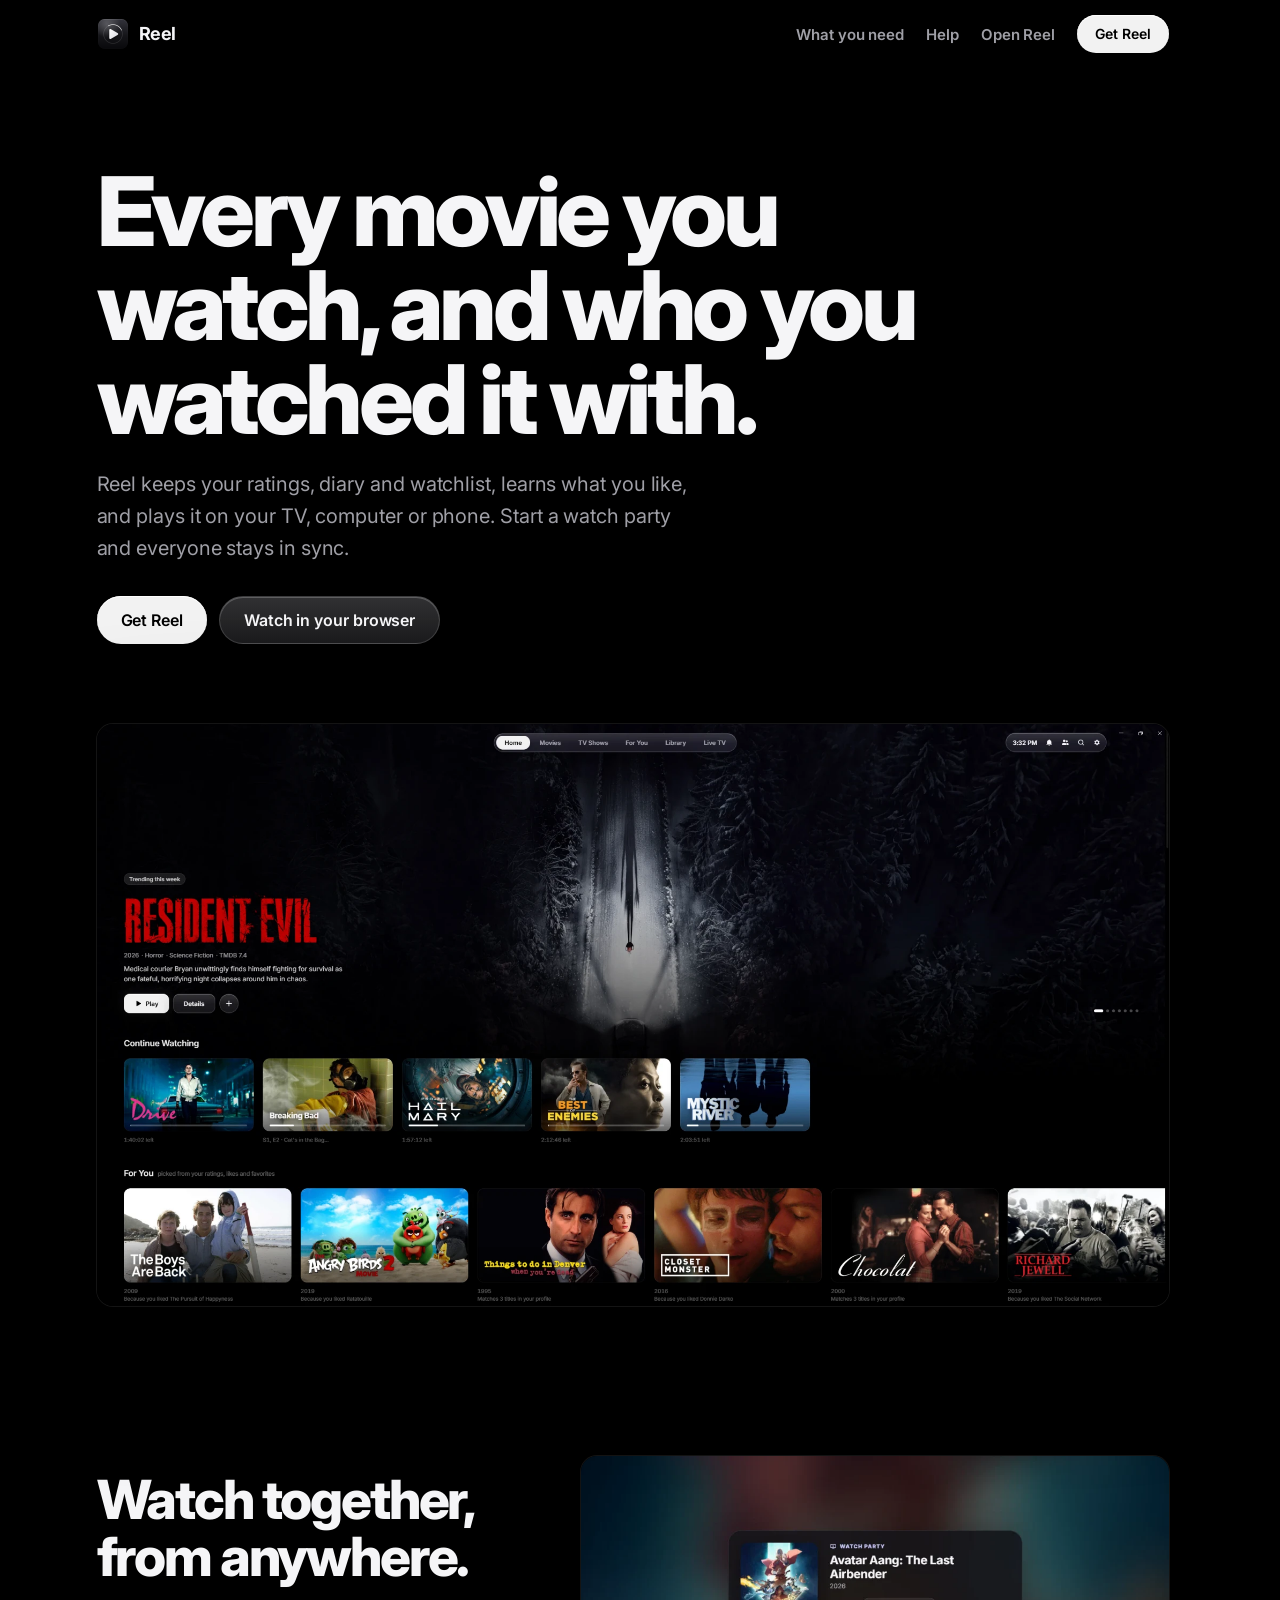
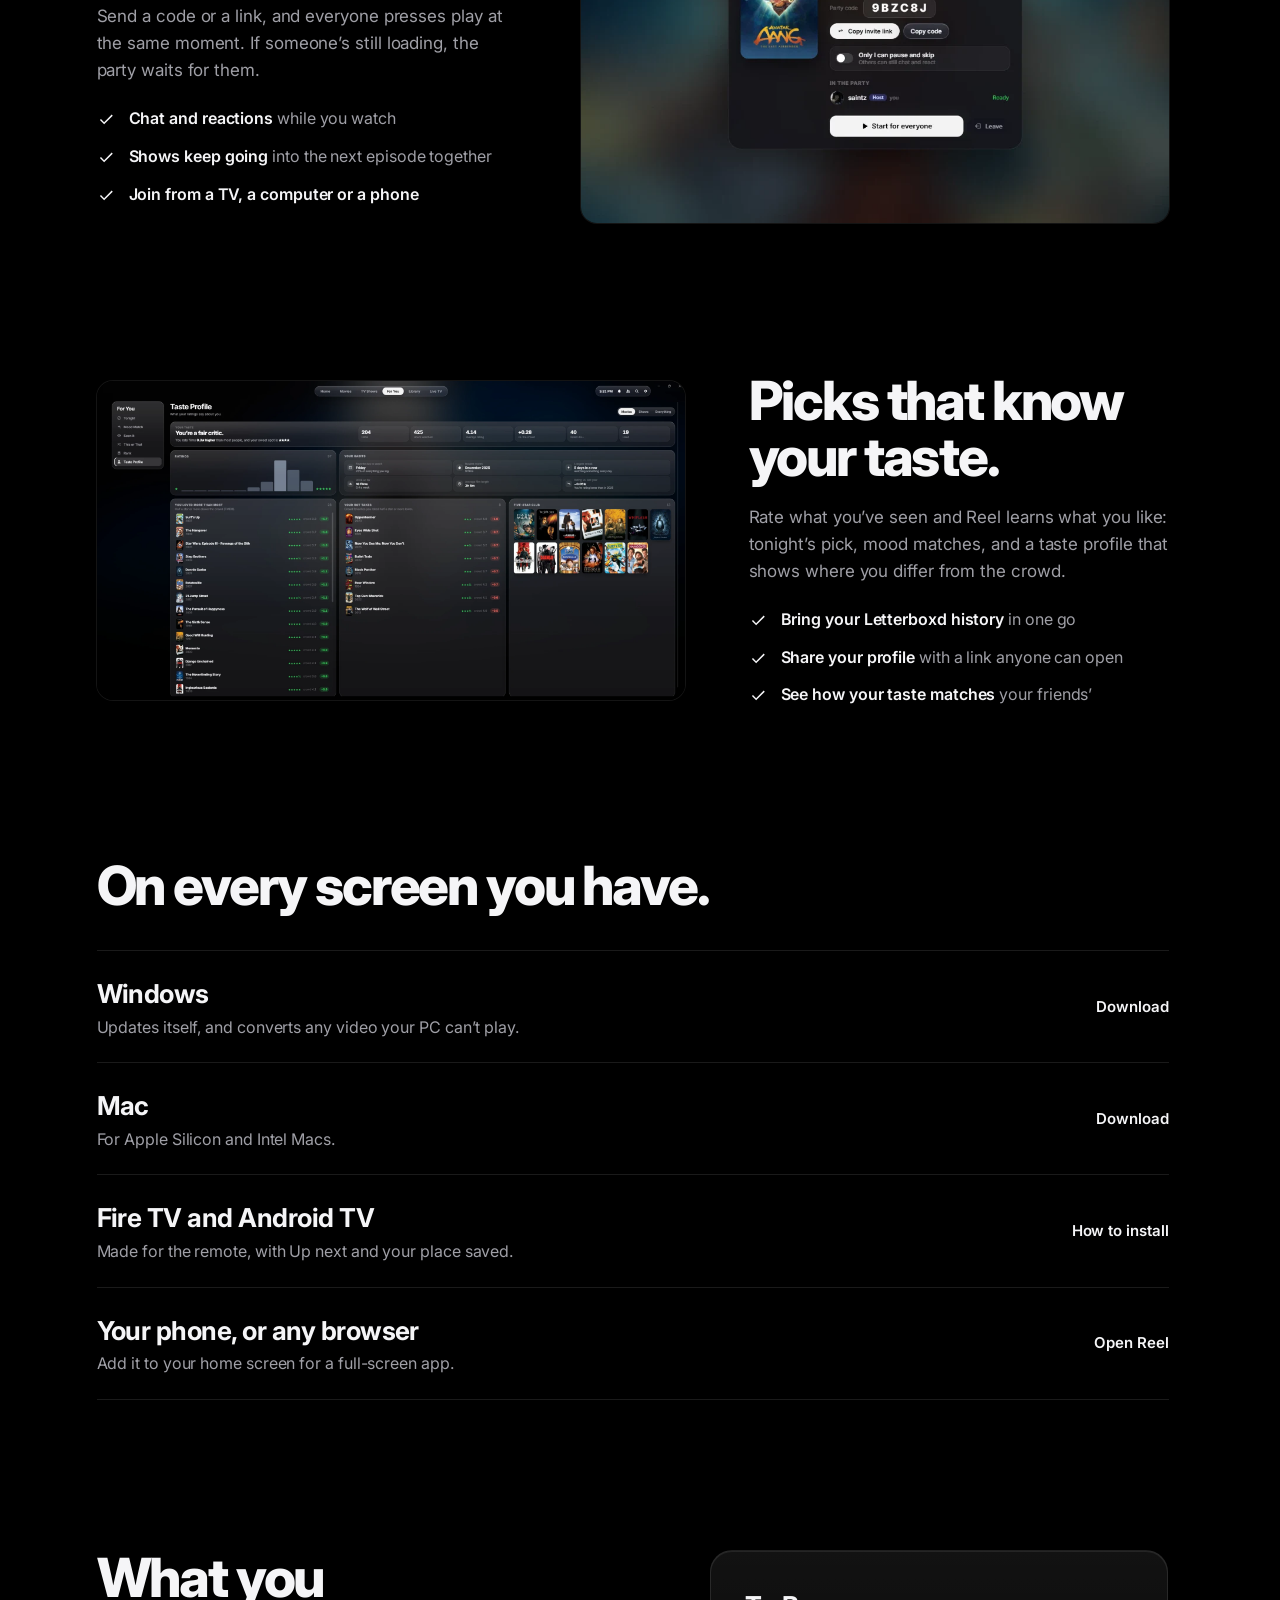
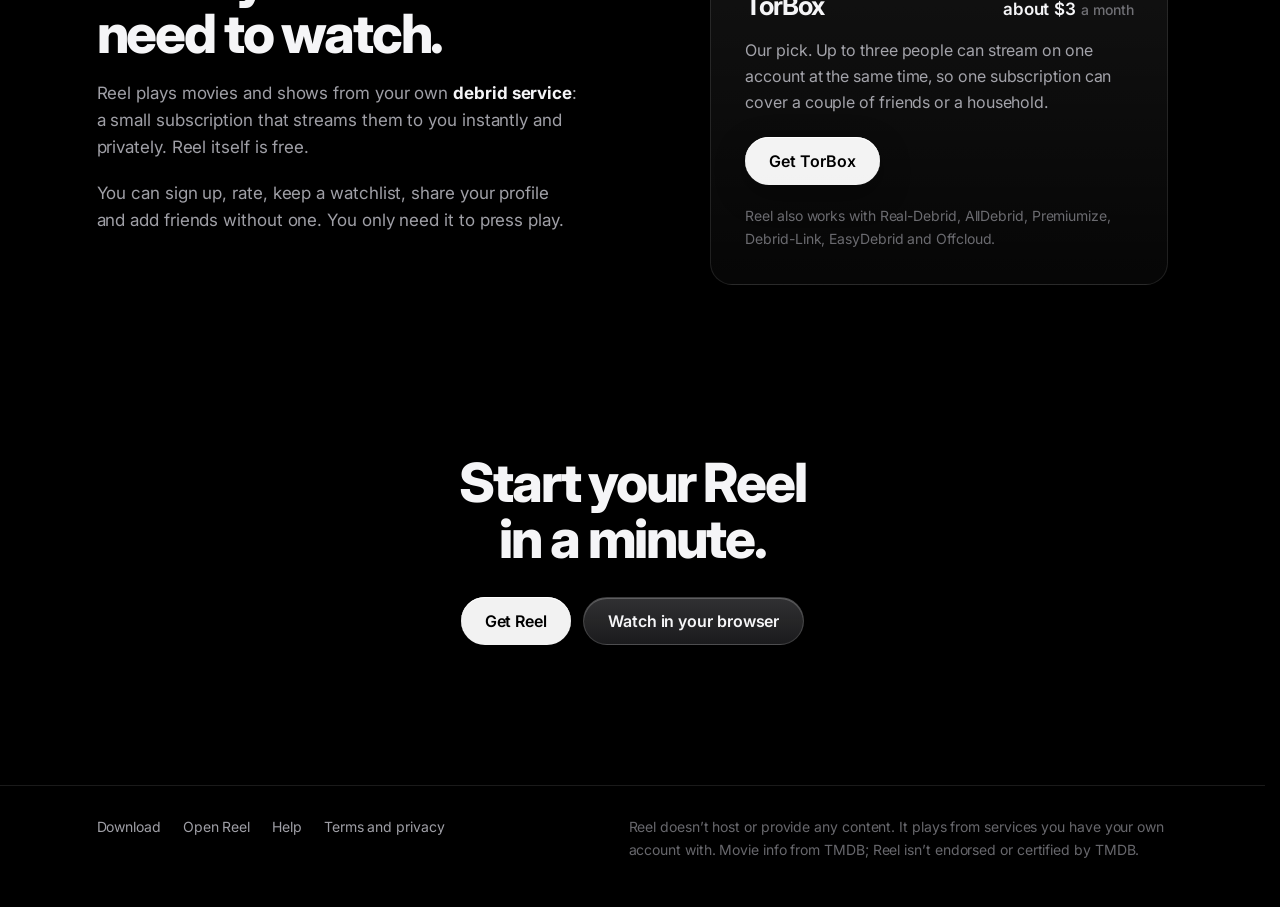
<file: index.html>
<!doctype html>
<html lang="en">
<head>
<meta charset="utf-8">
<meta name="viewport" content="width=device-width, initial-scale=1, viewport-fit=cover">
<title>Reel: movies and shows with friends</title>
<meta name="description" content="Track, rate and watch movies and shows with friends. Watch parties that stay in sync, picks that learn your taste. On Windows, Mac, Fire TV and your phone.">
<meta property="og:type" content="website">
<meta property="og:site_name" content="reelwatch.stream">
<meta property="og:title" content="Reel: movies and shows with friends">
<meta property="og:description" content="Track, rate and watch together. Watch parties that stay in sync, picks that learn your taste. On Windows, Mac, Fire TV and your phone.">
<meta property="og:url" content="https://reelwatch.stream/">
<meta property="og:image" content="https://reelwatch.stream/og.png">
<meta property="og:image:width" content="1200">
<meta property="og:image:height" content="630">
<meta property="og:image:alt" content="Reel: movies and shows with friends">
<meta name="twitter:card" content="summary_large_image">
<meta name="twitter:image" content="https://reelwatch.stream/og.png">
<meta name="theme-color" content="#f2f2f2">
<link rel="icon" href="icon.png">
<link rel="apple-touch-icon" href="icon.png">
<link rel="stylesheet" href="https://fonts.googleapis.com/css2?family=Inter:opsz,wght@14..32,400..800&display=swap" media="print" onload="this.media='all'">
<style>
  :root {
    color-scheme: dark;
    --bg: #000; --text: #f5f5f7; --text-2: rgba(235,235,245,.68); --text-3: rgba(235,235,245,.44); --line: rgba(255,255,255,.1);
    --gutter: clamp(18px, 5vw, 64px); --max: 1200px;
    --spring: cubic-bezier(.2,.9,.25,1.1); --ease: cubic-bezier(.25,.8,.25,1);
    --r-shot: 16px; --r-ctl: 999px; --r-box: 22px;
  }
  * { box-sizing: border-box; }
  img { max-width: 100%; height: auto; display: block; }
  html { scroll-behavior: smooth; }
  html, body { margin: 0; background: var(--bg); color: var(--text); }
  body { font: 16px/1.6 Inter, -apple-system, "Segoe UI", system-ui, sans-serif; -webkit-font-smoothing: antialiased; letter-spacing: -.005em; overflow-x: hidden; }
  a { color: inherit; }
  img { display: block; max-width: 100%; }
  .wrap { max-width: var(--max); margin: 0 auto; padding: 0 var(--gutter); }

  /* Buttons: one white primary, glass for the rest */
  .btn { display: inline-flex; align-items: center; justify-content: center; gap: 8px; height: 48px; padding: 0 24px; border-radius: var(--r-ctl);
         font: 600 16px Inter, system-ui, sans-serif; text-decoration: none; white-space: nowrap; cursor: pointer; border: 0;
         transition: transform .3s var(--spring), background .2s var(--ease); }
  .btn:hover { transform: scale(1.04); } .btn:active { transform: scale(.96); }
  .btn.primary { background: rgba(255,255,255,.95); color: #000; box-shadow: inset 0 1px 0 #fff, 0 10px 30px rgba(0,0,0,.35); }
  .btn.glass { color: var(--text); background: linear-gradient(180deg, rgba(255,255,255,.14), rgba(255,255,255,.05)), rgba(38,38,44,.4);
               border: 1px solid rgba(255,255,255,.14); box-shadow: inset 0 1px 0 rgba(255,255,255,.22); backdrop-filter: blur(30px) saturate(180%); -webkit-backdrop-filter: blur(30px) saturate(180%); }
  .btn.small { height: 38px; padding: 0 18px; font-size: 14px; }
  :focus-visible { outline: 2px solid #fff; outline-offset: 3px; }

  /* Top */
  .top { position: sticky; top: 0; z-index: 10; transition: background .3s var(--ease); }
  .top.scrolled { background: rgba(0,0,0,.6); backdrop-filter: blur(24px) saturate(160%); -webkit-backdrop-filter: blur(24px) saturate(160%); box-shadow: 0 1px 0 var(--line); }
  .top .wrap { display: flex; align-items: center; justify-content: space-between; height: 68px; gap: 16px; }
  .brand { display: flex; align-items: center; gap: 10px; text-decoration: none; font-weight: 700; font-size: 18px; letter-spacing: -.02em; }
  .brand img { width: 32px; height: 32px; border-radius: 8px; }
  .top nav { display: flex; align-items: center; gap: 22px; }
  .top nav a.link { text-decoration: none; color: var(--text-2); font-weight: 600; font-size: 15px; transition: color .2s; }
  .top nav a.link:hover { color: var(--text); }

  /* Hero: a real screen of the app is the picture */
  .hero { position: relative; padding: clamp(40px, 8vw, 96px) 0 0; }
  .hero h1 { margin: 0; max-width: 15ch; font-size: clamp(44px, 7.6vw, 96px); line-height: .98; letter-spacing: -.045em; font-weight: 800; text-wrap: balance; }
  .hero p { margin: 22px 0 0; max-width: 46ch; font-size: clamp(17px, 1.6vw, 20px); color: var(--text-2); text-wrap: pretty; }
  .hero .acts { display: flex; flex-wrap: wrap; gap: 12px; margin-top: 32px; }
  .shot { position: relative; margin-top: clamp(44px, 7vw, 80px); }
  .shot img { width: 100%; border-radius: var(--r-shot); box-shadow: 0 0 0 1px rgba(255,255,255,.08), 0 40px 120px rgba(0,0,0,.7); }
  .shot .glow { position: absolute; inset: 6% 4% -4%; z-index: -1; background: url("screenshots/home.webp") center / cover; filter: blur(60px) saturate(1.4); opacity: .45; }

  /* Sections */
  section.feat { padding: clamp(80px, 12vw, 150px) 0 0; }
  .split { display: grid; grid-template-columns: minmax(0, 5fr) minmax(0, 7fr); gap: clamp(28px, 5vw, 72px); align-items: center; }
  .split.flip { grid-template-columns: minmax(0, 7fr) minmax(0, 5fr); }
  .split.flip .copy { order: 2; }
  h2 { margin: 0; font-size: clamp(32px, 4.4vw, 54px); line-height: 1.04; letter-spacing: -.04em; font-weight: 800; text-wrap: balance; }
  .copy p { margin: 18px 0 0; color: var(--text-2); font-size: 17px; max-width: 44ch; text-wrap: pretty; }
  .copy p b { color: var(--text); }
  .copy ul { margin: 22px 0 0; padding: 0; list-style: none; display: grid; gap: 12px; }
  .copy li { display: grid; grid-template-columns: 22px minmax(0, 1fr); gap: 10px; color: var(--text-2); }
  .copy li svg { width: 18px; height: 18px; margin-top: 4px; color: var(--text); }
  .copy li b { color: var(--text); font-weight: 600; }
  .pic img { width: 100%; border-radius: var(--r-shot); box-shadow: 0 0 0 1px rgba(255,255,255,.08), 0 30px 80px rgba(0,0,0,.6); }

  /* Every screen: a plain list, not boxes */
  .screens { margin-top: 36px; border-top: 1px solid var(--line); }
  .screens a { display: grid; grid-template-columns: minmax(0, 1fr) auto; gap: 16px; align-items: center; padding: 22px 0; border-bottom: 1px solid var(--line);
               text-decoration: none; transition: padding .3s var(--spring); }
  .screens a:hover { padding-left: 8px; }
  .screens b { display: block; font-size: clamp(20px, 2.4vw, 26px); letter-spacing: -.02em; }
  .screens span { color: var(--text-2); }
  .screens i { font-style: normal; font-weight: 600; font-size: 15px; color: var(--text); white-space: nowrap; }

  /* What you need */
  .need { display: grid; grid-template-columns: minmax(0, 6fr) minmax(0, 5fr); gap: clamp(28px, 5vw, 72px); align-items: start; }
  .pick { padding: clamp(24px, 3vw, 34px); border-radius: var(--r-box); background: linear-gradient(180deg, rgba(255,255,255,.07), rgba(255,255,255,.025));
          border: 1px solid rgba(255,255,255,.1); box-shadow: inset 0 1px 0 rgba(255,255,255,.08); }
  .pick .name { display: flex; align-items: baseline; justify-content: space-between; gap: 12px; flex-wrap: wrap; }
  .pick .name b { font-size: 26px; letter-spacing: -.03em; }
  .pick .price { font-size: 17px; font-weight: 600; font-variant-numeric: tabular-nums; }
  .pick .price small { color: var(--text-3); font-weight: 500; font-size: 14px; }
  .pick p { margin: 12px 0 22px; color: var(--text-2); }
  .pick .also { margin: 20px 0 0; font-size: 14px; color: var(--text-3); }

  /* Closing */
  .close { padding: clamp(96px, 14vw, 170px) 0 0; text-align: center; }
  .close h2 { margin: 0 auto; max-width: 16ch; }
  .close .acts { display: flex; flex-wrap: wrap; gap: 12px; justify-content: center; margin-top: 30px; }
  footer { margin-top: clamp(80px, 12vw, 140px); padding: 30px 0 46px; border-top: 1px solid var(--line); color: var(--text-3); font-size: 14px; }
  footer .wrap { display: flex; flex-wrap: wrap; gap: 14px 28px; justify-content: space-between; }
  footer nav { display: flex; gap: 22px; flex-wrap: wrap; }
  footer a { color: var(--text-2); text-decoration: none; } footer a:hover { color: var(--text); }
  footer p { margin: 0; max-width: 60ch; }

  @media (max-width: 860px) {
    .split, .split.flip, .need { grid-template-columns: 1fr; }
    .split.flip .copy { order: 0; }
    .top nav a.link.wide { display: none; }
  }
  @media (max-width: 480px) {
    .hero .acts .btn, .close .acts .btn { flex: 1 1 100%; }
    .screens a { grid-template-columns: 1fr; gap: 6px; }
  }
  @media (prefers-reduced-motion: reduce) { *, *::before, *::after { transition: none !important; animation: none !important; } html { scroll-behavior: auto; } }
</style>
</head>
<body>
<script src="/header.js"></script>

<main>
  <section class="hero">
    <div class="wrap">
      <h1>Every movie you watch, and who you watched it with.</h1>
      <p>Reel keeps your ratings, diary and watchlist, learns what you like, and plays it on your TV, computer or phone. Start a watch party and everyone stays in sync.</p>
      <div class="acts"><a class="btn primary" href="download/">Get Reel</a><a class="btn glass" href="watch/">Watch in your browser</a></div>
      <div class="shot"><div class="glow"></div><img src="screenshots/home.webp" width="2000" height="1086" alt="Reel's home screen: a featured movie, Continue Watching and top 10 rows"></div>
    </div>
  </section>

  <section class="feat">
    <div class="wrap split">
      <div class="copy">
        <h2>Watch together, from anywhere.</h2>
        <p>Send a code or a link, and everyone presses play at the same moment. If someone’s still loading, the party waits for them.</p>
        <ul>
          <li><svg viewBox="0 0 24 24"><path fill="currentColor" d="m9.5 16.2-4.2-4.2-1.4 1.4 5.6 5.6L21 7.5l-1.4-1.4z"/></svg><span><b>Chat and reactions</b> while you watch</span></li>
          <li><svg viewBox="0 0 24 24"><path fill="currentColor" d="m9.5 16.2-4.2-4.2-1.4 1.4 5.6 5.6L21 7.5l-1.4-1.4z"/></svg><span><b>Shows keep going</b> into the next episode together</span></li>
          <li><svg viewBox="0 0 24 24"><path fill="currentColor" d="m9.5 16.2-4.2-4.2-1.4 1.4 5.6 5.6L21 7.5l-1.4-1.4z"/></svg><span><b>Join from a TV, a computer or a phone</b></span></li>
        </ul>
      </div>
      <div class="pic"><img src="screenshots/party-lobby.webp" width="1000" height="624" loading="lazy" alt="A watch party lobby with friends waiting to start"></div>
    </div>
  </section>

  <section class="feat">
    <div class="wrap split flip">
      <div class="copy">
        <h2>Picks that know your taste.</h2>
        <p>Rate what you’ve seen and Reel learns what you like: tonight’s pick, mood matches, and a taste profile that shows where you differ from the crowd.</p>
        <ul>
          <li><svg viewBox="0 0 24 24"><path fill="currentColor" d="m9.5 16.2-4.2-4.2-1.4 1.4 5.6 5.6L21 7.5l-1.4-1.4z"/></svg><span><b>Bring your Letterboxd history</b> in one go</span></li>
          <li><svg viewBox="0 0 24 24"><path fill="currentColor" d="m9.5 16.2-4.2-4.2-1.4 1.4 5.6 5.6L21 7.5l-1.4-1.4z"/></svg><span><b>Share your profile</b> with a link anyone can open</span></li>
          <li><svg viewBox="0 0 24 24"><path fill="currentColor" d="m9.5 16.2-4.2-4.2-1.4 1.4 5.6 5.6L21 7.5l-1.4-1.4z"/></svg><span><b>See how your taste matches</b> your friends’</span></li>
        </ul>
      </div>
      <div class="pic"><img src="screenshots/taste-profile.webp" width="2000" height="1084" loading="lazy" alt="Taste Profile: your ratings, habits, hot takes and five-star club"></div>
    </div>
  </section>

  <section class="feat">
    <div class="wrap">
      <h2>On every screen you have.</h2>
      <div class="screens">
        <a href="download/#windows"><div><b>Windows</b><span>Updates itself, and converts any video your PC can’t play.</span></div><i>Download</i></a>
        <a href="download/#mac"><div><b>Mac</b><span>For Apple Silicon and Intel Macs.</span></div><i>Download</i></a>
        <a href="download/#tv"><div><b>Fire TV and Android TV</b><span>Made for the remote, with Up next and your place saved.</span></div><i>How to install</i></a>
        <a href="watch/"><div><b>Your phone, or any browser</b><span>Add it to your home screen for a full-screen app.</span></div><i>Open Reel</i></a>
      </div>
    </div>
  </section>

  <section class="feat" id="need">
    <div class="wrap need">
      <div class="copy">
        <h2>What you need to watch.</h2>
        <p>Reel plays movies and shows from your own <b>debrid service</b>: a small subscription that streams them to you instantly and privately. Reel itself is free.</p>
        <p>You can sign up, rate, keep a watchlist, share your profile and add friends without one. You only need it to press play.</p>
      </div>
      <div class="pick">
        <div class="name"><b>TorBox</b><span class="price">about $3 <small>a month</small></span></div>
        <p>Our pick. Up to three people can stream on one account at the same time, so one subscription can cover a couple of friends or a household.</p>
        <a class="btn primary" href="https://torbox.app/subscription?referral=d09493b9-7df7-4352-8fbd-907852399904" target="_blank" rel="noopener">Get TorBox</a>
        <p class="also">Reel also works with Real-Debrid, AllDebrid, Premiumize, Debrid-Link, EasyDebrid and Offcloud.</p>
      </div>
    </div>
  </section>

  <section class="close">
    <div class="wrap">
      <h2>Start your Reel in a minute.</h2>
      <div class="acts"><a class="btn primary" href="download/">Get Reel</a><a class="btn glass" href="watch/">Watch in your browser</a></div>
    </div>
  </section>
</main>

<footer>
  <div class="wrap">
    <nav><a href="download/">Download</a><a href="watch/">Open Reel</a><a href="/help/">Help</a><a href="/terms/">Terms and privacy</a></nav>
    <p>Reel doesn’t host or provide any content. It plays from services you have your own account with. Movie info from TMDB; Reel isn’t endorsed or certified by TMDB.</p>
  </div>
</footer>
<script src="/count.js" data-page="home"></script>
</body>
</html>
</file>
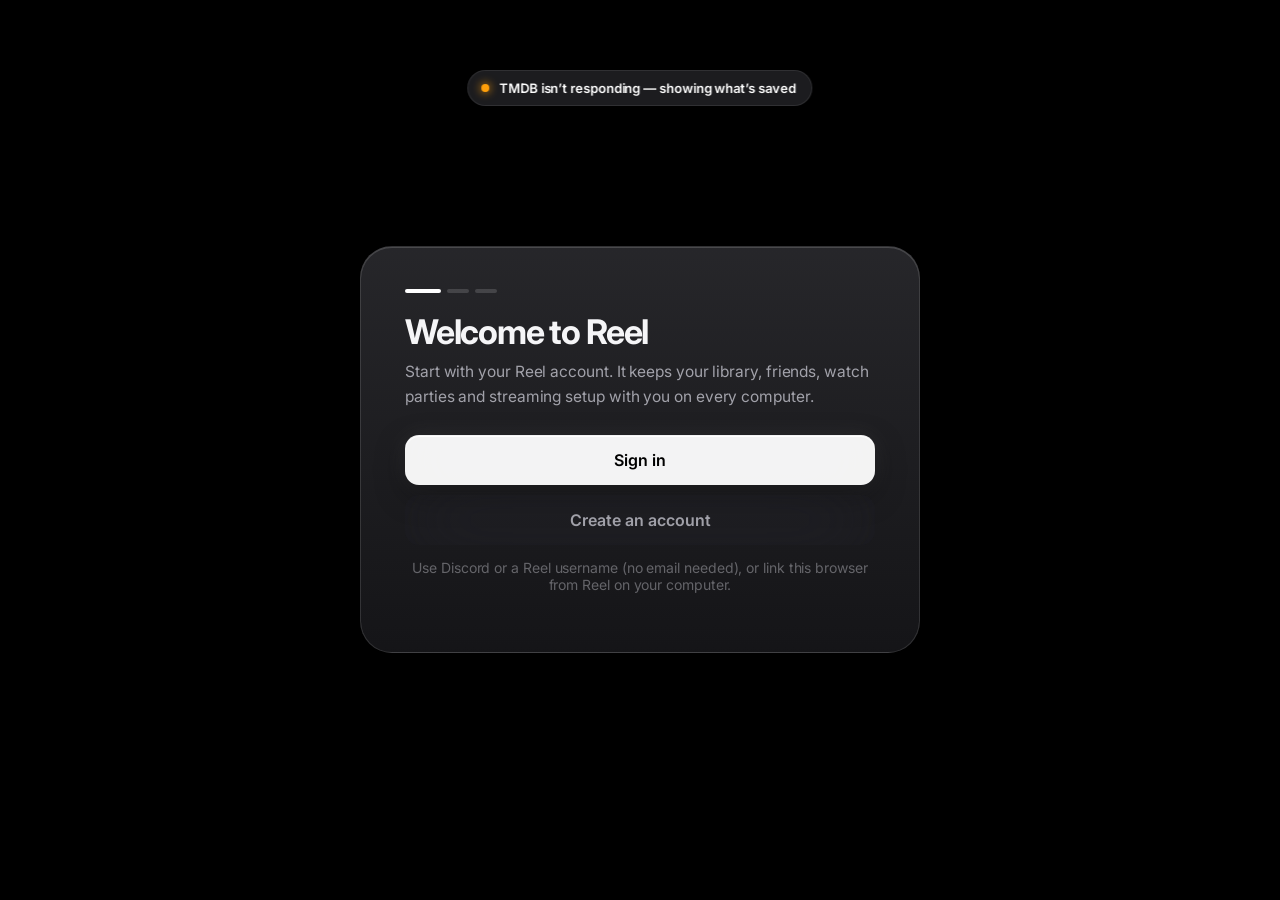
<file: app/index.html>
<!doctype html>
<html lang="en">
<head>
  <meta charset="utf-8">
  <meta name="viewport" content="width=device-width, initial-scale=1, viewport-fit=cover">
  <meta name="robots" content="noindex, nofollow">
  <meta name="theme-color" content="#000000">
  <meta name="apple-mobile-web-app-capable" content="yes">
  <meta name="mobile-web-app-capable" content="yes">
  <meta name="apple-mobile-web-app-status-bar-style" content="black-translucent">
  <meta name="apple-mobile-web-app-title" content="Reel">
  <link rel="manifest" href="manifest.json">
  <link rel="apple-touch-icon" href="icon.png">
  <link rel="icon" href="icon.png">
  <meta property="og:type" content="website">
  <meta property="og:site_name" content="reelwatch.stream">
  <meta property="og:title" content="Watch on Reel">
  <meta property="og:description" content="Your library, friends and watch parties, in any browser. Sign in with Discord or your Reel username.">
  <meta property="og:url" content="https://reelwatch.stream/watch/">
  <meta property="og:image" content="https://reelwatch.stream/og.png">
  <meta property="og:image:width" content="1200">
  <meta property="og:image:height" content="630">
  <meta name="twitter:card" content="summary_large_image">
  <title>Reel</title>
  <link rel="preconnect" href="https://fonts.googleapis.com">
  <link href="https://fonts.googleapis.com/css2?family=Inter:wght@400;500;600;700;800&display=swap" rel="stylesheet">
  <link rel="stylesheet" href="styles.css?v=mwv41qxp">
  <link rel="stylesheet" href="web.css?v=mwv41qxp">
</head>
<body class="web">
  <div id="launch"><div class="ln-glow"></div><div class="ln-mark"><img src="icon.png" alt=""><span>Reel</span></div></div>
  <div id="drag"></div>
  <header id="nav">
    <button class="nav-back" id="backBtn" title="Back"><svg viewBox="0 0 24 24" width="18" height="18"><path fill="currentColor" d="M15.4 4.6 8 12l7.4 7.4-1.4 1.4L5.2 12 14 3.2z"/></svg><span>Back</span></button>
    <nav class="pill" id="tabs">
      <span class="indicator"></span>
      <button data-go="home">Home</button>
      <button data-go="movies">Movies</button>
      <button data-go="tv">TV Shows</button>
      <button data-go="discover">For You</button>
      <button data-go="library">Library</button>
    </nav>
    <div class="nav-cluster">
      <span class="clock" id="clock"></span>
      <button class="icon-btn" data-go="search" title="Search (Ctrl+K)">
        <svg viewBox="0 0 24 24" width="18" height="18"><circle cx="11" cy="11" r="7" fill="none" stroke="currentColor" stroke-width="2.2"/><path d="M20 20l-4-4" stroke="currentColor" stroke-width="2.2" stroke-linecap="round"/></svg>
      </button>
      <button class="icon-btn fr-nav" data-go="friends" title="Friends & watch parties">
        <svg viewBox="0 0 24 24" width="18" height="18"><path fill="currentColor" d="M9 11a4 4 0 1 0 0-8 4 4 0 0 0 0 8zm8 0a3 3 0 1 0 0-6 3 3 0 0 0 0 6zM9 13c-3.3 0-7 1.6-7 4v3h14v-3c0-2.4-3.7-4-7-4zm8 0c-.5 0-1 0-1.6.1 1.1.9 1.6 2.1 1.6 3.4V20h6v-3c0-2.4-3.3-4-6-4z"/></svg>
      </button>
      <button class="icon-btn" data-go="settings" title="Settings">
        <svg viewBox="0 0 24 24" width="18" height="18"><path fill="currentColor" d="M19.4 13a7.5 7.5 0 0 0 0-2l2-1.6-2-3.4-2.4 1a7.6 7.6 0 0 0-1.7-1L15 3.5h-4l-.4 2.5a7.6 7.6 0 0 0-1.7 1l-2.4-1-2 3.4L6.6 11a7.5 7.5 0 0 0 0 2l-2 1.6 2 3.4 2.4-1a7.6 7.6 0 0 0 1.7 1l.4 2.5h4l.4-2.5a7.6 7.6 0 0 0 1.7-1l2.4 1 2-3.4zM13 15.5a3.5 3.5 0 1 1 0-7 3.5 3.5 0 0 1 0 7z" transform="translate(-1 0)"/></svg>
      </button>
    </div>
  </header>
  <div id="ambient"><div class="amb"></div><div class="amb"></div></div>
  <main id="view"></main>
  <div id="modal-root"></div>
  <div id="player-root"></div>
  <div id="toast"></div>

  <script src="web-keys.js?v=mwv41qxp"></script>
  <script src="web-bridge.js?v=mwv41qxp"></script>
  <script src="core.js?v=mwv41qxp"></script>
  <script src="ui.js?v=mwv41qxp"></script>
  <script src="player.js?v=mwv41qxp"></script>
  <script src="views.js?v=mwv41qxp"></script>
  <script src="setup.js?v=mwv41qxp"></script>
  <script src="packs.js?v=mwv41qxp"></script>
  <script src="discover.js?v=mwv41qxp"></script>
  <script src="person.js?v=mwv41qxp"></script>
  <script src="review.js?v=mwv41qxp"></script>
  <script src="profile.js?v=mwv41qxp"></script>
  <script src="seasonal.js?v=mwv41qxp"></script>
  <script src="vendor/supabase.js?v=mwv41qxp"></script>
  <script src="cloud.js?v=mwv41qxp"></script>
  <script src="social.js?v=mwv41qxp"></script>
  <script src="party.js?v=mwv41qxp"></script>
  <script src="onepace.js?v=mwv41qxp"></script>
  <script src="app.js?v=mwv41qxp"></script>
  <script src="vendor/hls.min.js?v=mwv41qxp"></script>
  <script src="vendor/mpegts.js?v=mwv41qxp"></script>
  <script src="livetv.js?v=mwv41qxp"></script>
  <script src="/count.js?v=mwv41qxp" data-page="watch"></script>
  <script src="tv-signin.js?v=mwv41qxp"></script>
  <script src="tv-settings.js?v=mwv41qxp"></script>
  <script src="web-player.js?v=mwv41qxp"></script>
  <script src="web.js?v=mwv41qxp"></script>
</body>
</html>
</file>
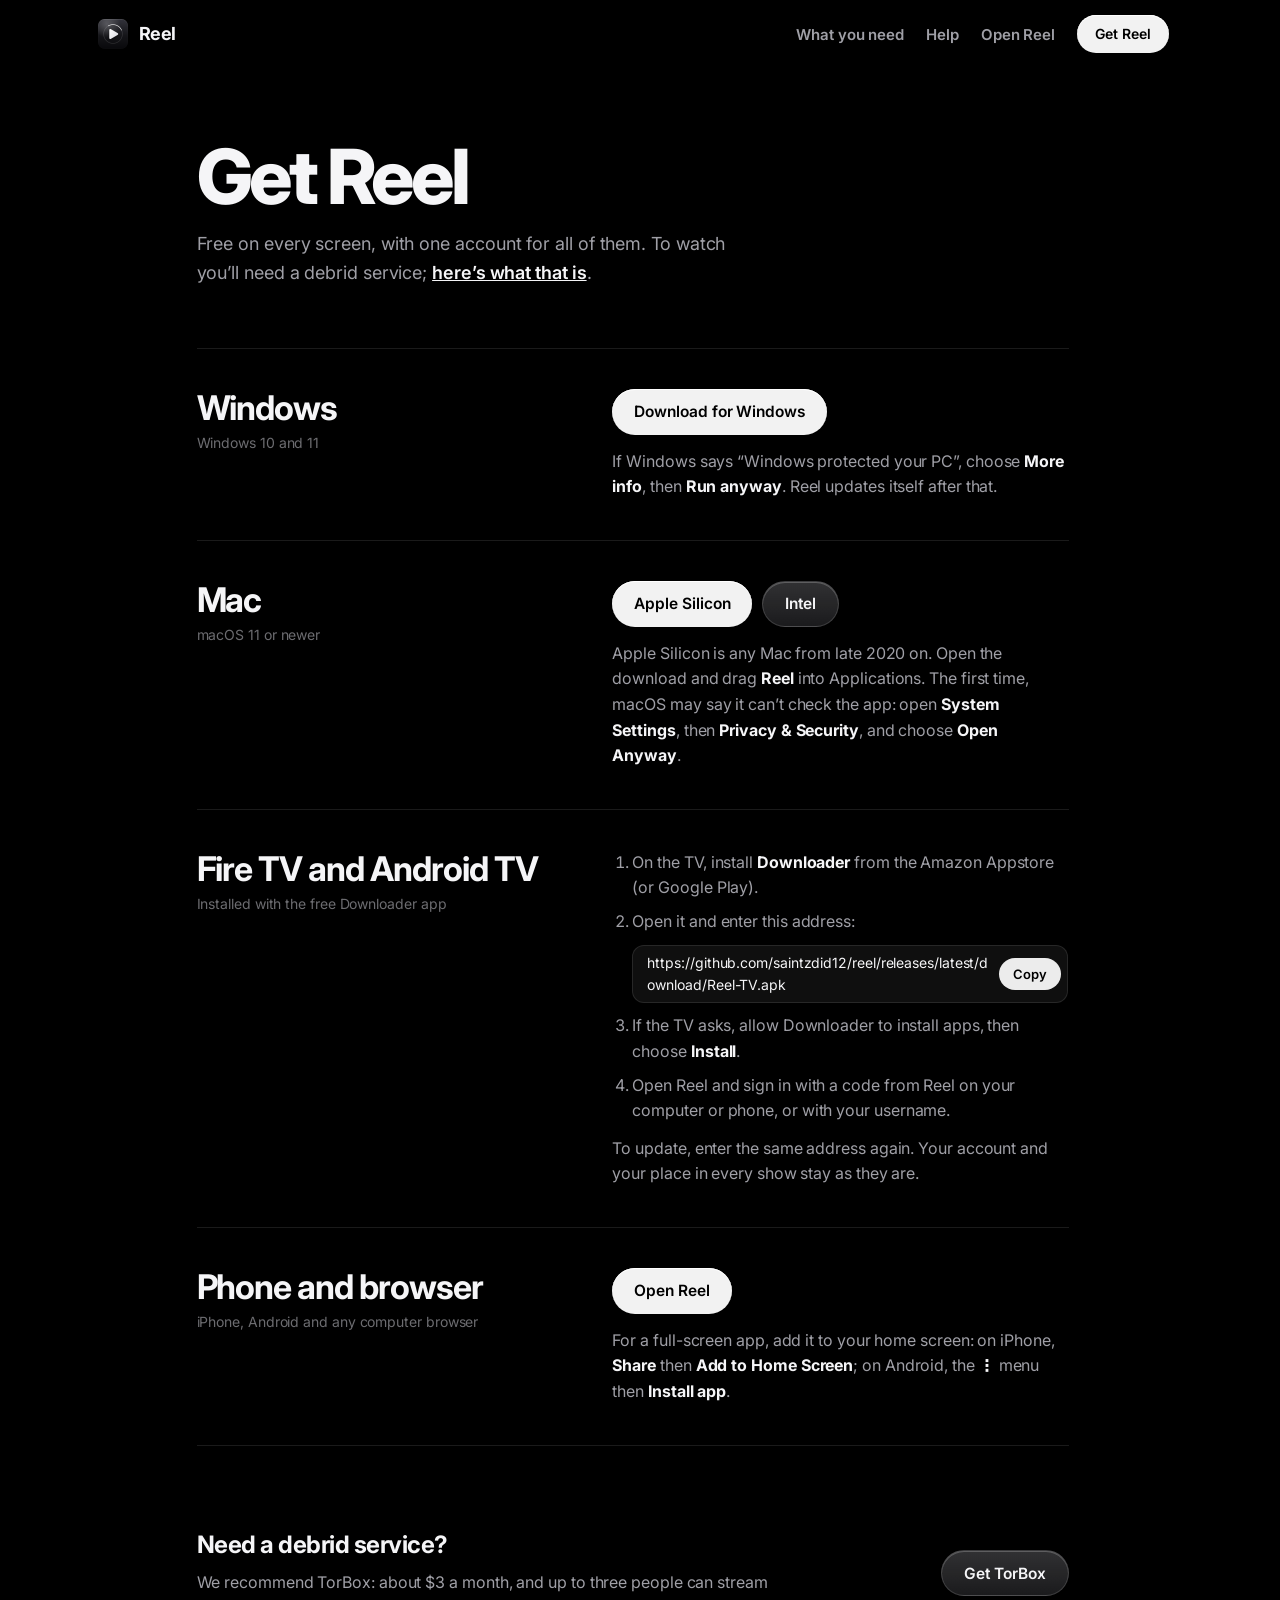
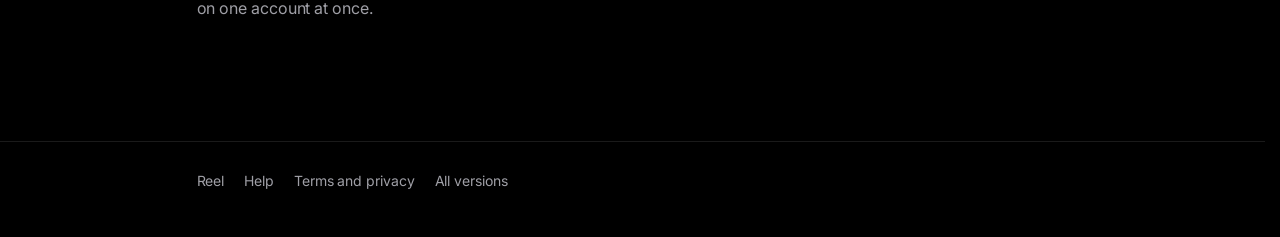
<file: download/index.html>
<!doctype html>
<html lang="en">
<head>
<meta charset="utf-8">
<meta name="viewport" content="width=device-width, initial-scale=1, viewport-fit=cover">
<title>Get Reel</title>
<meta name="description" content="Download Reel for Windows, Mac, Fire TV and Android TV, or open it in your browser.">
<meta property="og:type" content="website">
<meta property="og:site_name" content="reelwatch.stream">
<meta property="og:title" content="Get Reel">
<meta property="og:description" content="Free for Windows, Mac, Fire TV and Android TV, and in any browser.">
<meta property="og:url" content="https://reelwatch.stream/download/">
<meta property="og:image" content="https://reelwatch.stream/og.png">
<meta property="og:image:width" content="1200">
<meta property="og:image:height" content="630">
<meta name="twitter:card" content="summary_large_image">
<meta name="theme-color" content="#f2f2f2">
<link rel="icon" href="../icon.png">
<link rel="stylesheet" href="https://fonts.googleapis.com/css2?family=Inter:opsz,wght@14..32,400..800&display=swap" media="print" onload="this.media='all'">
<style>
  :root {
    color-scheme: dark;
    --bg: #000; --text: #f5f5f7; --text-2: rgba(235,235,245,.68); --text-3: rgba(235,235,245,.46); --line: rgba(255,255,255,.1);
    --gutter: clamp(18px, 5vw, 64px); --max: 1000px;
    --spring: cubic-bezier(.2,.9,.25,1.1); --ease: cubic-bezier(.25,.8,.25,1);
    --r-ctl: 999px; --r-code: 12px;
  }
  * { box-sizing: border-box; }
  html, body { margin: 0; background: var(--bg); color: var(--text); }
  body { font: 16px/1.6 Inter, -apple-system, "Segoe UI", system-ui, sans-serif; -webkit-font-smoothing: antialiased; letter-spacing: -.005em; }
  a { color: inherit; }
  .wrap { max-width: var(--max); margin: 0 auto; padding: 0 var(--gutter); }
  :focus-visible { outline: 2px solid #fff; outline-offset: 3px; }

  .btn { display: inline-flex; align-items: center; justify-content: center; gap: 8px; height: 46px; padding: 0 22px; border-radius: var(--r-ctl);
         font: 600 15.5px Inter, system-ui, sans-serif; text-decoration: none; white-space: nowrap; cursor: pointer; border: 0;
         transition: transform .3s var(--spring), background .2s var(--ease); }
  .btn:hover { transform: scale(1.04); } .btn:active { transform: scale(.96); }
  .btn.primary { background: rgba(255,255,255,.95); color: #000; box-shadow: inset 0 1px 0 #fff, 0 10px 30px rgba(0,0,0,.35); }
  .btn.glass { color: var(--text); background: linear-gradient(180deg, rgba(255,255,255,.14), rgba(255,255,255,.05)), rgba(38,38,44,.4);
               border: 1px solid rgba(255,255,255,.14); box-shadow: inset 0 1px 0 rgba(255,255,255,.22); }
  .btn.small { height: 38px; padding: 0 18px; font-size: 14px; }

  .top .wrap { display: flex; align-items: center; justify-content: space-between; height: 68px; gap: 16px; }
  .brand { display: flex; align-items: center; gap: 10px; text-decoration: none; font-weight: 700; font-size: 18px; letter-spacing: -.02em; }
  .brand img { width: 32px; height: 32px; border-radius: 8px; }
  .top nav { display: flex; gap: 20px; }
  .top nav a { text-decoration: none; color: var(--text-2); font-weight: 600; font-size: 15px; }
  .top nav a:hover { color: var(--text); }

  h1 { margin: clamp(34px, 6vw, 70px) 0 0; font-size: clamp(42px, 6.4vw, 76px); line-height: 1; letter-spacing: -.045em; font-weight: 800; }
  .lead { margin: 16px 0 0; max-width: 52ch; color: var(--text-2); font-size: clamp(16px, 1.5vw, 18px); }
  .lead a { color: var(--text); font-weight: 600; }
  .ver { margin-top: 10px; color: var(--text-3); font-size: 14px; font-variant-numeric: tabular-nums; }

  /* One row per platform, separated by hairlines */
  .plats { margin-top: clamp(36px, 6vw, 60px); border-top: 1px solid var(--line); }
  .plat { display: grid; grid-template-columns: minmax(0, 1fr) minmax(0, 1.25fr); gap: clamp(16px, 4vw, 56px); padding: clamp(28px, 4vw, 40px) 0; border-bottom: 1px solid var(--line); scroll-margin-top: 20px; }
  .plat h2 { margin: 0; font-size: clamp(26px, 3vw, 34px); letter-spacing: -.03em; line-height: 1.1; }
  .plat .req { margin-top: 6px; color: var(--text-3); font-size: 14px; }
  .plat .here { display: inline-block; margin-top: 10px; font-size: 13px; font-weight: 600; color: #000; background: rgba(255,255,255,.92); padding: 3px 10px; border-radius: var(--r-ctl); }
  .plat .acts { display: flex; flex-wrap: wrap; gap: 10px; margin-bottom: 14px; }
  .plat p, .plat ol { margin: 0; color: var(--text-2); }
  .plat ol { padding-left: 20px; display: grid; gap: 8px; }
  .plat b { color: var(--text); }
  .code { display: flex; align-items: center; gap: 8px; margin: 10px 0 2px; padding: 6px 6px 6px 14px; border-radius: var(--r-code); background: rgba(255,255,255,.06); border: 1px solid rgba(255,255,255,.1); }
  .code span { flex: 1; min-width: 0; overflow-wrap: anywhere; font-size: 14px; color: var(--text); }
  .code button { flex: none; height: 32px; padding: 0 14px; border-radius: var(--r-ctl); border: 0; background: rgba(255,255,255,.92); color: #000; font: 600 13px Inter, system-ui, sans-serif; cursor: pointer; }

  .need { margin-top: clamp(48px, 7vw, 80px); display: grid; grid-template-columns: minmax(0, 1fr) auto; gap: 18px 32px; align-items: center; }
  .need h2 { margin: 0; font-size: 24px; letter-spacing: -.02em; }
  .need p { margin: 6px 0 0; color: var(--text-2); max-width: 58ch; }

  footer { margin-top: clamp(70px, 10vw, 120px); padding: 28px 0 44px; border-top: 1px solid var(--line); color: var(--text-3); font-size: 14px; }
  footer a { color: var(--text-2); text-decoration: none; margin-right: 20px; }

  @media (max-width: 760px) {
    .plat, .need { grid-template-columns: 1fr; }
    .plat .acts .btn { flex: 1 1 auto; }
  }
  @media (prefers-reduced-motion: reduce) { *, *::before, *::after { transition: none !important; } }
</style>
</head>
<body>
<script src="/header.js"></script>
<main class="wrap">
  <h1>Get Reel</h1>
  <p class="lead">Free on every screen, with one account for all of them. To watch you’ll need a debrid service; <a href="../#need">here’s what that is</a>.</p>
  <div class="ver" id="ver"></div>

  <div class="plats">
    <section class="plat" id="windows">
      <div><h2>Windows</h2><div class="req">Windows 10 and 11</div></div>
      <div>
        <div class="acts"><a class="btn primary" id="dl-win" data-count="dl:windows" href="https://github.com/saintzdid12/reel/releases/latest">Download for Windows</a></div>
        <p>If Windows says “Windows protected your PC”, choose <b>More info</b>, then <b>Run anyway</b>. Reel updates itself after that.</p>
      </div>
    </section>

    <section class="plat" id="mac">
      <div><h2>Mac</h2><div class="req">macOS 11 or newer</div></div>
      <div>
        <div class="acts"><a class="btn primary" id="dl-arm" data-count="dl:mac-arm" href="https://github.com/saintzdid12/reel/releases/latest">Apple Silicon</a><a class="btn glass" id="dl-intel" data-count="dl:mac-intel" href="https://github.com/saintzdid12/reel/releases/latest">Intel</a></div>
        <p>Apple Silicon is any Mac from late 2020 on. Open the download and drag <b>Reel</b> into Applications. The first time, macOS may say it can’t check the app: open <b>System Settings</b>, then <b>Privacy &amp; Security</b>, and choose <b>Open Anyway</b>.</p>
      </div>
    </section>

    <section class="plat" id="tv">
      <div><h2>Fire TV and Android TV</h2><div class="req">Installed with the free Downloader app</div></div>
      <div>
        <ol>
          <li>On the TV, install <b>Downloader</b> from the Amazon Appstore (or Google Play).</li>
          <li>Open it and enter this address:
            <div class="code"><span id="tvlink">https://github.com/saintzdid12/reel/releases/latest/download/Reel-TV.apk</span><button id="copytv" type="button" data-count="dl:tv">Copy</button></div></li>
          <li>If the TV asks, allow Downloader to install apps, then choose <b>Install</b>.</li>
          <li>Open Reel and sign in with a code from Reel on your computer or phone, or with your username.</li>
        </ol>
        <p style="margin-top:12px">To update, enter the same address again. Your account and your place in every show stay as they are.</p>
      </div>
    </section>

    <section class="plat" id="phone">
      <div><h2>Phone and browser</h2><div class="req">iPhone, Android and any computer browser</div></div>
      <div>
        <div class="acts"><a class="btn primary" href="../watch/">Open Reel</a></div>
        <p>For a full-screen app, add it to your home screen: on iPhone, <b>Share</b> then <b>Add to Home Screen</b>; on Android, the <b>⋮</b> menu then <b>Install app</b>.</p>
      </div>
    </section>
  </div>

  <div class="need">
    <div><h2>Need a debrid service?</h2><p>We recommend TorBox: about $3 a month, and up to three people can stream on one account at once.</p></div>
    <a class="btn glass" href="https://torbox.app/subscription?referral=d09493b9-7df7-4352-8fbd-907852399904" target="_blank" rel="noopener">Get TorBox</a>
  </div>
</main>
<footer><div class="wrap"><a href="../">Reel</a><a href="/help/">Help</a><a href="/terms/">Terms and privacy</a><a href="https://github.com/saintzdid12/reel/releases" target="_blank" rel="noopener">All versions</a></div></footer>
<script>
  // Point the buttons straight at the newest files, and mark the platform you're on.
  fetch('https://api.github.com/repos/saintzdid12/reel/releases/latest').then((r) => r.json()).then((rel) => {
    const find = (re) => (rel.assets || []).find((x) => re.test(x.name));
    const win = find(/Setup.*\.exe$/i), arm = find(/mac-arm64\.dmg$/i), intel = find(/mac-x64\.dmg$/i);
    if (win) document.getElementById('dl-win').href = win.browser_download_url;
    if (arm) document.getElementById('dl-arm').href = arm.browser_download_url;
    if (intel) document.getElementById('dl-intel').href = intel.browser_download_url;
    const v = /^Reel\s+\d/.test(rel.name || '') ? rel.name.replace(/^Reel\s+/, '') : String(rel.tag_name || '').replace(/^v/, '');
    if (v) document.getElementById('ver').textContent = `Version ${v}`;
  }).catch(() => {});
  const ua = navigator.userAgent, touchMac = navigator.maxTouchPoints > 1 && /Mac/.test(navigator.platform || '');
  const here = /AFT|Android TV|BRAVIA|GoogleTV/i.test(ua) ? 'tv' : /Android|iPhone|iPad|iPod|Mobile/i.test(ua) || touchMac ? 'phone' : /Mac/i.test(ua) ? 'mac' : /Win/i.test(ua) ? 'windows' : '';
  if (here) {
    const sec = document.getElementById(here);
    sec.querySelector('h2').insertAdjacentHTML('afterend', '<span class="here">This device</span>');
    if (here === 'phone' || here === 'tv') sec.parentNode.prepend(sec);
  }
  document.getElementById('copytv').onclick = async (e) => {
    try { await navigator.clipboard.writeText(document.getElementById('tvlink').textContent); e.target.textContent = 'Copied'; setTimeout(() => (e.target.textContent = 'Copy'), 1800); } catch {}
  };
</script>
<script src="/count.js" data-page="download"></script>
</body>
</html>
</file>
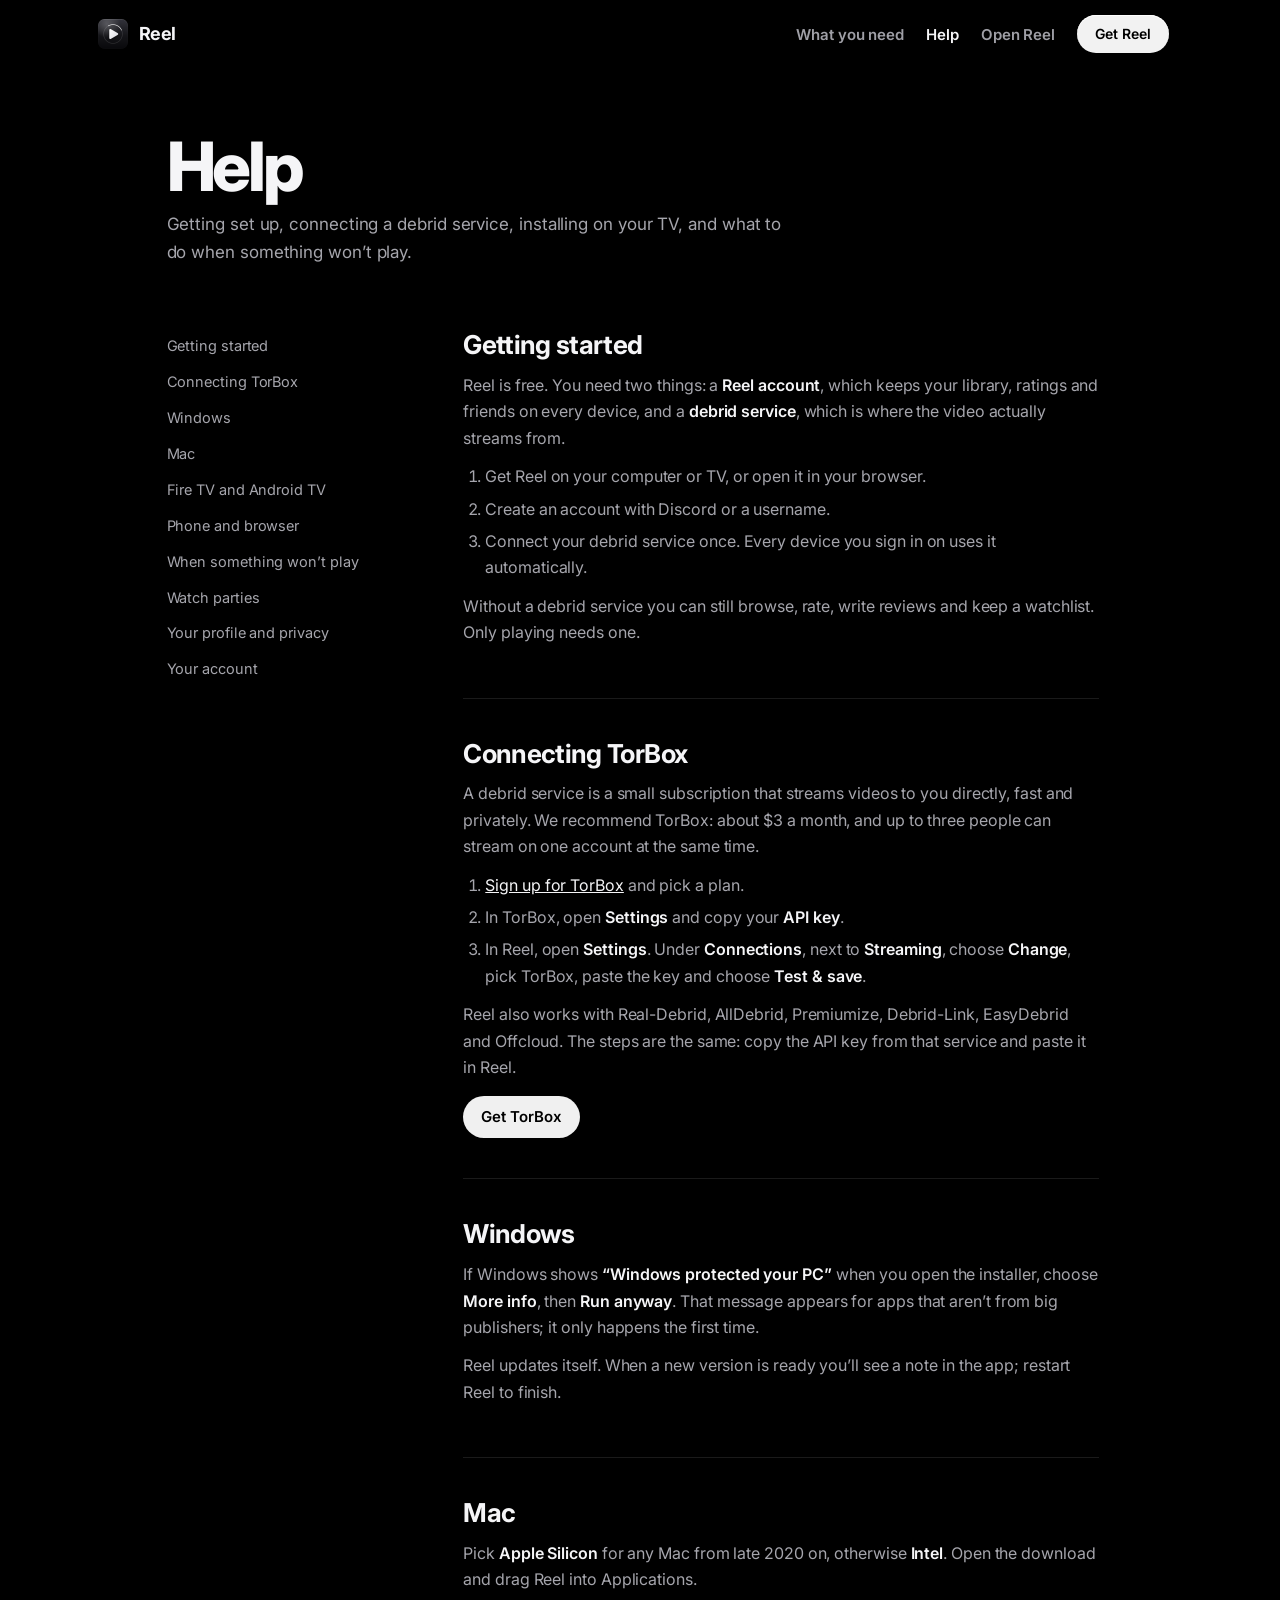
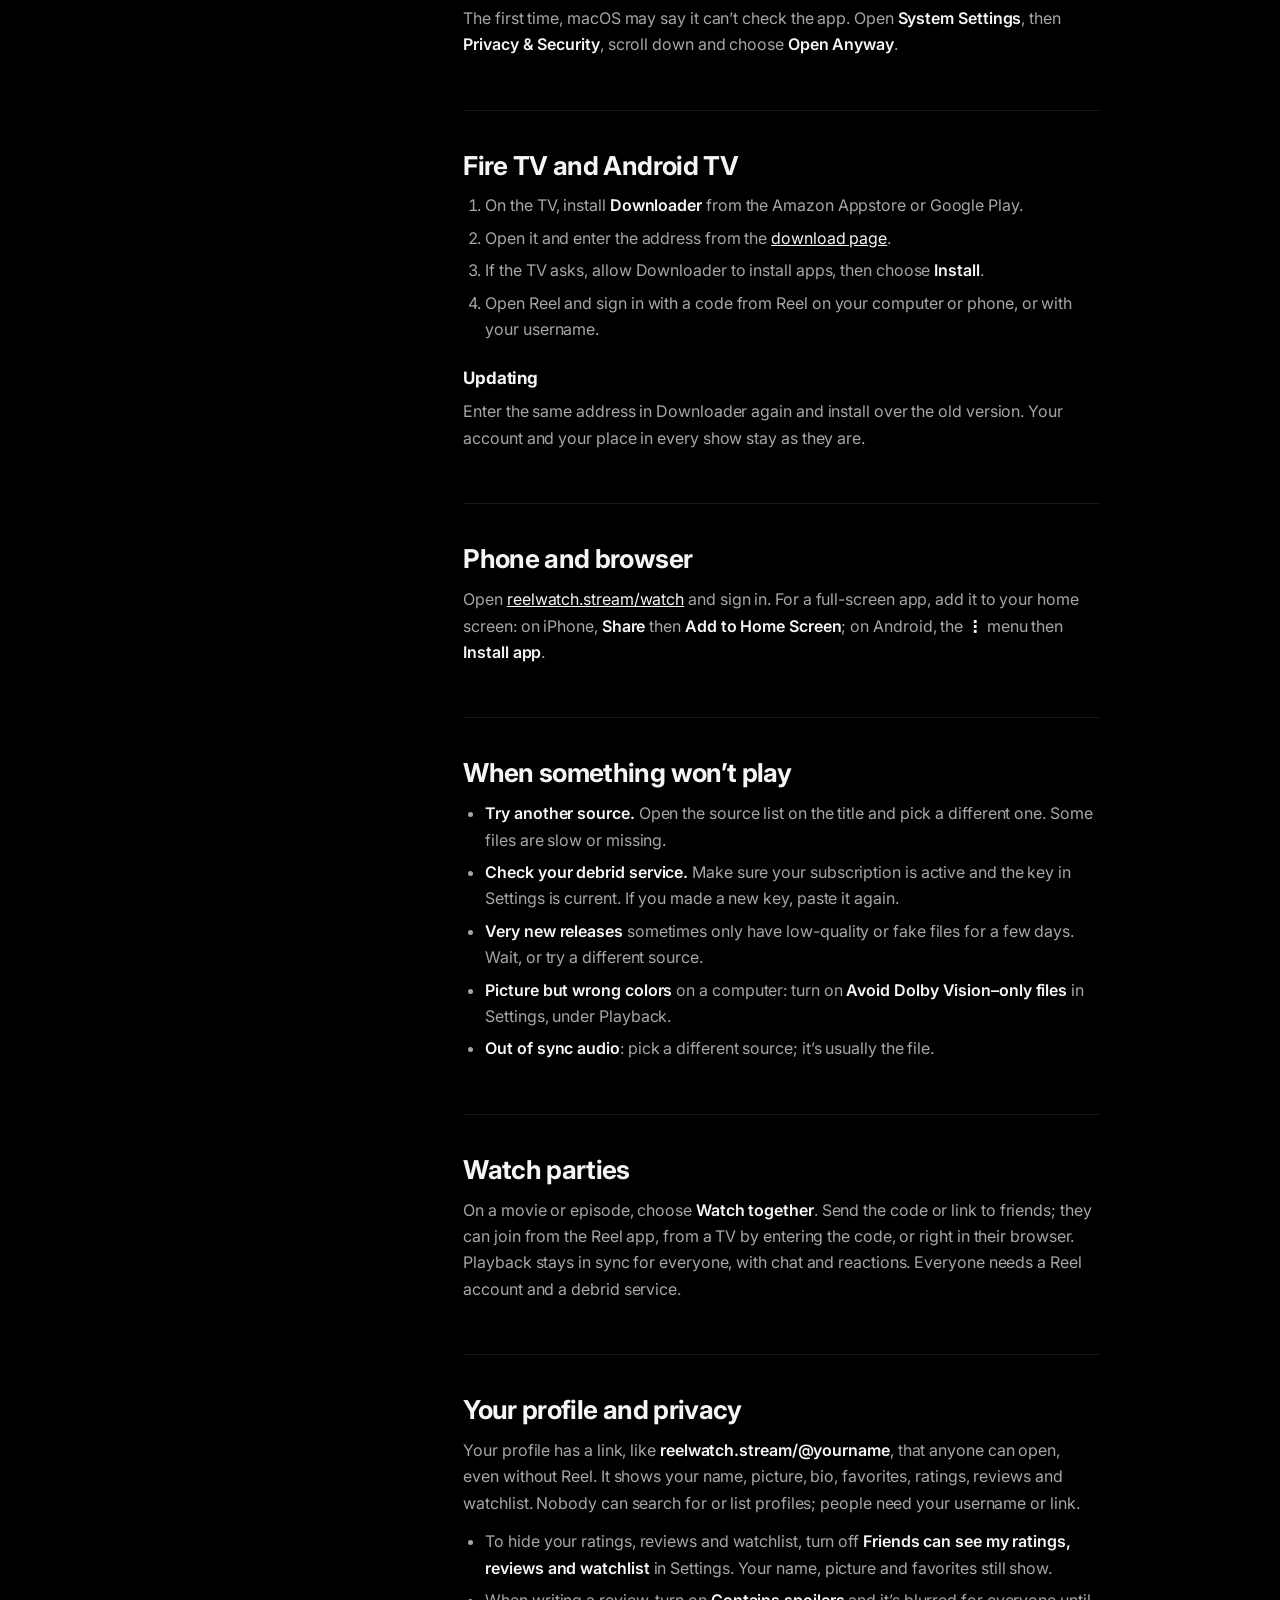
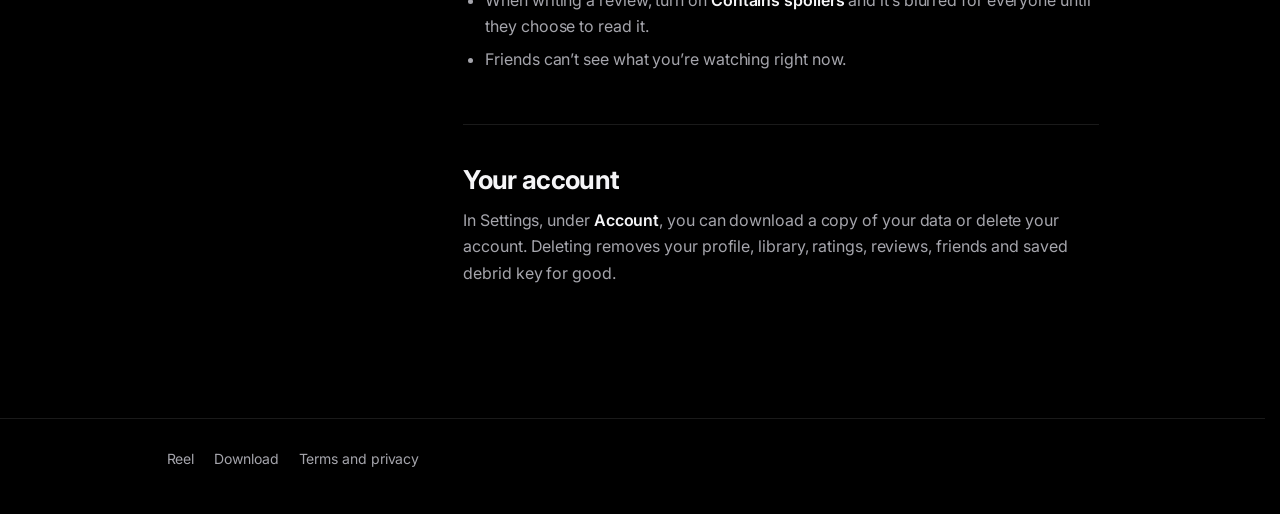
<file: help/index.html>
<!doctype html>
<html lang="en">
<head>
<meta charset="utf-8">
<meta name="viewport" content="width=device-width, initial-scale=1, viewport-fit=cover">
<title>Reel help</title>
<meta name="description" content="Setting up Reel, connecting a debrid service, installing on Fire TV, and fixing streams that won’t play.">
<meta property="og:type" content="website">
<meta property="og:site_name" content="reelwatch.stream">
<meta property="og:title" content="Reel help">
<meta property="og:description" content="Setting up Reel, connecting TorBox, installing on Fire TV, and fixing streams that won’t play.">
<meta property="og:image" content="https://reelwatch.stream/og.png">
<meta name="twitter:card" content="summary_large_image">
<meta name="theme-color" content="#000000">
<link rel="icon" href="/icon.png">
<link rel="stylesheet" href="https://fonts.googleapis.com/css2?family=Inter:opsz,wght@14..32,400..800&display=swap" media="print" onload="this.media='all'">
<style>
  :root { color-scheme: dark; --text: #f5f5f7; --text-2: rgba(235,235,245,.7); --text-3: rgba(235,235,245,.46); --line: rgba(255,255,255,.1); --gutter: clamp(18px, 5vw, 64px); --spring: cubic-bezier(.2,.9,.25,1.1); }
  * { box-sizing: border-box; }
  html, body { margin: 0; background: #000; color: var(--text); }
  body { font: 16px/1.65 Inter, -apple-system, "Segoe UI", system-ui, sans-serif; -webkit-font-smoothing: antialiased; letter-spacing: -.005em; }
  a { color: var(--text); }
  :focus-visible { outline: 2px solid #fff; outline-offset: 3px; }
  .wrap { max-width: 1060px; margin: 0 auto; padding: 0 var(--gutter); }
  .top .wrap { display: flex; align-items: center; justify-content: space-between; height: 68px; gap: 16px; }
  .brand { display: flex; align-items: center; gap: 10px; text-decoration: none; font-weight: 700; font-size: 18px; letter-spacing: -.02em; }
  .brand img { width: 32px; height: 32px; border-radius: 8px; }
  .top nav { display: flex; gap: 20px; }
  .top nav a { text-decoration: none; color: var(--text-2); font-weight: 600; font-size: 15px; }
  .top nav a:hover { color: var(--text); }
  h1 { margin: clamp(30px, 6vw, 64px) 0 10px; font-size: clamp(40px, 6vw, 68px); line-height: 1; letter-spacing: -.045em; font-weight: 800; }
  .lead { margin: 0; color: var(--text-2); max-width: 56ch; font-size: 17px; }
  .layout { display: grid; grid-template-columns: 220px minmax(0, 1fr); gap: clamp(28px, 6vw, 80px); margin-top: clamp(36px, 6vw, 64px); align-items: start; }
  .toc { position: sticky; top: 24px; display: grid; gap: 4px; font-size: 14.5px; }
  .toc a { color: var(--text-2); text-decoration: none; padding: 4px 0; }
  .toc a:hover { color: var(--text); }
  section { padding: 0 0 40px; margin-bottom: 40px; border-bottom: 1px solid var(--line); scroll-margin-top: 20px; }
  section:last-child { border-bottom: 0; }
  h2 { margin: 0 0 12px; font-size: 26px; letter-spacing: -.025em; line-height: 1.15; }
  h3 { margin: 22px 0 6px; font-size: 17px; letter-spacing: -.01em; }
  p, li { color: var(--text-2); max-width: 66ch; }
  p { margin: 0 0 12px; }
  ol, ul { margin: 0 0 12px; padding-left: 22px; display: grid; gap: 6px; }
  b { color: var(--text); font-weight: 600; }
  .btn { display: inline-flex; align-items: center; height: 42px; padding: 0 18px; border-radius: 999px; background: rgba(255,255,255,.94); color: #000; font-weight: 600; font-size: 15px; text-decoration: none; margin-top: 4px; transition: transform .3s var(--spring); }
  .btn:hover { transform: scale(1.04); }
  footer { margin-top: 40px; padding: 28px 0 44px; border-top: 1px solid var(--line); color: var(--text-3); font-size: 14px; }
  footer a { color: var(--text-2); text-decoration: none; margin-right: 20px; }
  @media (max-width: 760px) {
    .layout { grid-template-columns: 1fr; }
    .toc { position: static; grid-template-columns: 1fr 1fr; gap: 2px 16px; padding-bottom: 20px; border-bottom: 1px solid var(--line); }
    .top nav a.wide { display: none; }
  }
</style>
</head>
<body>
<script src="/header.js"></script>
<main class="wrap">
  <h1>Help</h1>
  <p class="lead">Getting set up, connecting a debrid service, installing on your TV, and what to do when something won’t play.</p>
  <div class="layout">
    <nav class="toc" aria-label="On this page">
      <a href="#start">Getting started</a>
      <a href="#debrid">Connecting TorBox</a>
      <a href="#windows">Windows</a>
      <a href="#mac">Mac</a>
      <a href="#tv">Fire TV and Android TV</a>
      <a href="#phone">Phone and browser</a>
      <a href="#play">When something won’t play</a>
      <a href="#party">Watch parties</a>
      <a href="#profile">Your profile and privacy</a>
      <a href="#account">Your account</a>
    </nav>
    <div>
      <section id="start">
        <h2>Getting started</h2>
        <p>Reel is free. You need two things: a <b>Reel account</b>, which keeps your library, ratings and friends on every device, and a <b>debrid service</b>, which is where the video actually streams from.</p>
        <ol>
          <li>Get Reel on your computer or TV, or open it in your browser.</li>
          <li>Create an account with Discord or a username.</li>
          <li>Connect your debrid service once. Every device you sign in on uses it automatically.</li>
        </ol>
        <p>Without a debrid service you can still browse, rate, write reviews and keep a watchlist. Only playing needs one.</p>
      </section>

      <section id="debrid">
        <h2>Connecting TorBox</h2>
        <p>A debrid service is a small subscription that streams videos to you directly, fast and privately. We recommend TorBox: about $3 a month, and up to three people can stream on one account at the same time.</p>
        <ol>
          <li><a href="https://torbox.app/subscription?referral=d09493b9-7df7-4352-8fbd-907852399904" target="_blank" rel="noopener">Sign up for TorBox</a> and pick a plan.</li>
          <li>In TorBox, open <b>Settings</b> and copy your <b>API key</b>.</li>
          <li>In Reel, open <b>Settings</b>. Under <b>Connections</b>, next to <b>Streaming</b>, choose <b>Change</b>, pick TorBox, paste the key and choose <b>Test &amp; save</b>.</li>
        </ol>
        <p>Reel also works with Real-Debrid, AllDebrid, Premiumize, Debrid-Link, EasyDebrid and Offcloud. The steps are the same: copy the API key from that service and paste it in Reel.</p>
        <a class="btn" href="https://torbox.app/subscription?referral=d09493b9-7df7-4352-8fbd-907852399904" target="_blank" rel="noopener">Get TorBox</a>
      </section>

      <section id="windows">
        <h2>Windows</h2>
        <p>If Windows shows <b>“Windows protected your PC”</b> when you open the installer, choose <b>More info</b>, then <b>Run anyway</b>. That message appears for apps that aren’t from big publishers; it only happens the first time.</p>
        <p>Reel updates itself. When a new version is ready you’ll see a note in the app; restart Reel to finish.</p>
      </section>

      <section id="mac">
        <h2>Mac</h2>
        <p>Pick <b>Apple Silicon</b> for any Mac from late 2020 on, otherwise <b>Intel</b>. Open the download and drag Reel into Applications.</p>
        <p>The first time, macOS may say it can’t check the app. Open <b>System Settings</b>, then <b>Privacy &amp; Security</b>, scroll down and choose <b>Open Anyway</b>.</p>
      </section>

      <section id="tv">
        <h2>Fire TV and Android TV</h2>
        <ol>
          <li>On the TV, install <b>Downloader</b> from the Amazon Appstore or Google Play.</li>
          <li>Open it and enter the address from the <a href="/download/#tv">download page</a>.</li>
          <li>If the TV asks, allow Downloader to install apps, then choose <b>Install</b>.</li>
          <li>Open Reel and sign in with a code from Reel on your computer or phone, or with your username.</li>
        </ol>
        <h3>Updating</h3>
        <p>Enter the same address in Downloader again and install over the old version. Your account and your place in every show stay as they are.</p>
      </section>

      <section id="phone">
        <h2>Phone and browser</h2>
        <p>Open <a href="/watch/">reelwatch.stream/watch</a> and sign in. For a full-screen app, add it to your home screen: on iPhone, <b>Share</b> then <b>Add to Home Screen</b>; on Android, the <b>⋮</b> menu then <b>Install app</b>.</p>
      </section>

      <section id="play">
        <h2>When something won’t play</h2>
        <ul>
          <li><b>Try another source.</b> Open the source list on the title and pick a different one. Some files are slow or missing.</li>
          <li><b>Check your debrid service.</b> Make sure your subscription is active and the key in Settings is current. If you made a new key, paste it again.</li>
          <li><b>Very new releases</b> sometimes only have low-quality or fake files for a few days. Wait, or try a different source.</li>
          <li><b>Picture but wrong colors</b> on a computer: turn on <b>Avoid Dolby Vision–only files</b> in Settings, under Playback.</li>
          <li><b>Out of sync audio</b>: pick a different source; it’s usually the file.</li>
        </ul>
      </section>

      <section id="party">
        <h2>Watch parties</h2>
        <p>On a movie or episode, choose <b>Watch together</b>. Send the code or link to friends; they can join from the Reel app, from a TV by entering the code, or right in their browser. Playback stays in sync for everyone, with chat and reactions. Everyone needs a Reel account and a debrid service.</p>
      </section>

      <section id="profile">
        <h2>Your profile and privacy</h2>
        <p>Your profile has a link, like <b>reelwatch.stream/@yourname</b>, that anyone can open, even without Reel. It shows your name, picture, bio, favorites, ratings, reviews and watchlist. Nobody can search for or list profiles; people need your username or link.</p>
        <ul>
          <li>To hide your ratings, reviews and watchlist, turn off <b>Friends can see my ratings, reviews and watchlist</b> in Settings. Your name, picture and favorites still show.</li>
          <li>When writing a review, turn on <b>Contains spoilers</b> and it’s blurred for everyone until they choose to read it.</li>
          <li>Friends can’t see what you’re watching right now.</li>
        </ul>
      </section>

      <section id="account">
        <h2>Your account</h2>
        <p>In Settings, under <b>Account</b>, you can download a copy of your data or delete your account. Deleting removes your profile, library, ratings, reviews, friends and saved debrid key for good.</p>
      </section>
    </div>
  </div>
</main>
<footer><div class="wrap"><a href="/">Reel</a><a href="/download/">Download</a><a href="/terms/">Terms and privacy</a></div></footer>
<script src="/count.js" data-page="help"></script>
</body>
</html>
</file>
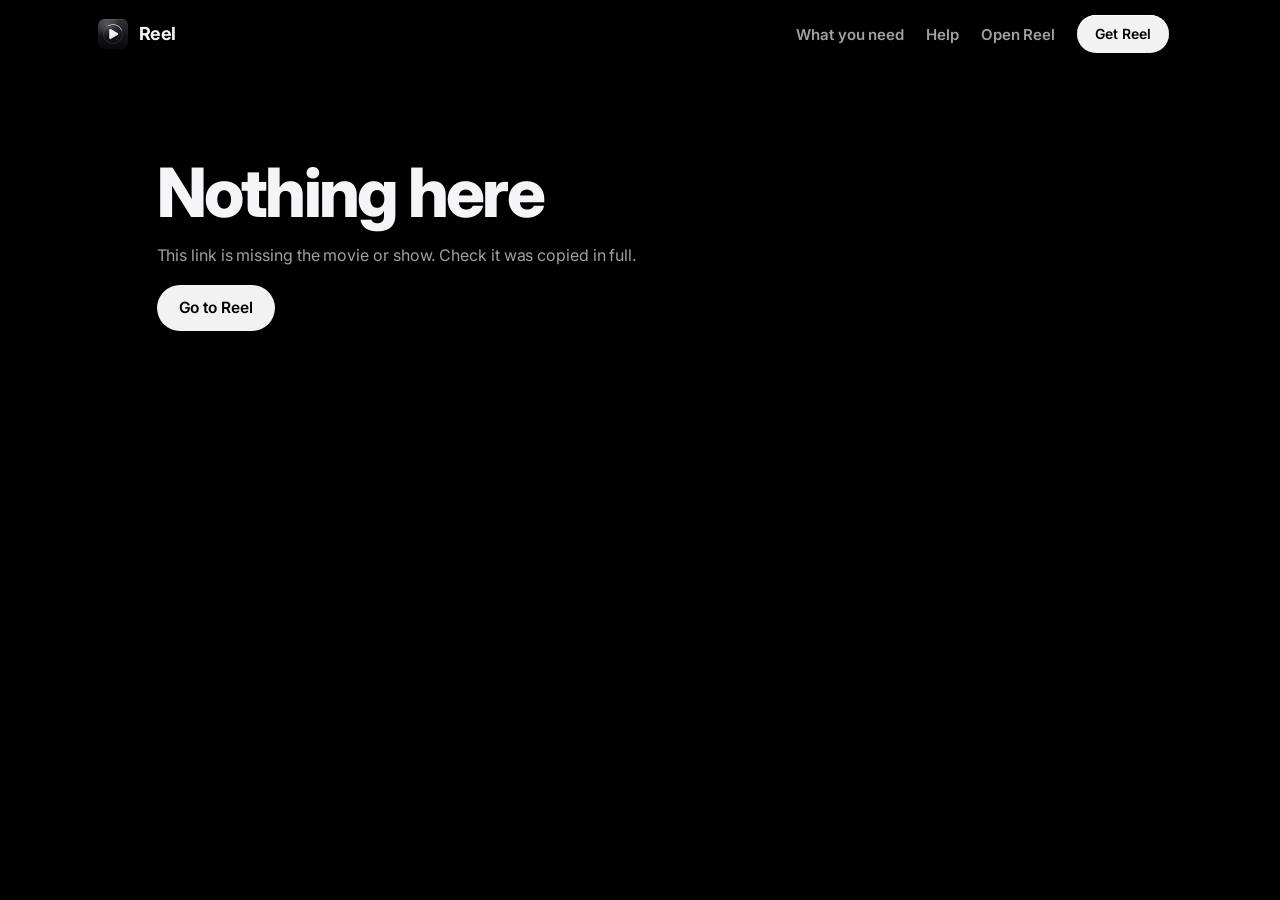
<file: t/index.html>
<!doctype html>
<html lang="en">
<head>
<meta charset="utf-8">
<meta name="viewport" content="width=device-width, initial-scale=1, viewport-fit=cover">
<title>Reel</title>
<meta name="description" content="Watch it in Reel, or add it to your watchlist.">
<meta property="og:type" content="website">
<meta property="og:site_name" content="reelwatch.stream">
<meta property="og:title" content="A movie on Reel">
<meta property="og:image" content="https://reelwatch.stream/og.png">
<meta name="twitter:card" content="summary_large_image">
<meta name="theme-color" content="#000000">
<link rel="icon" href="/icon.png">
<link rel="preconnect" href="https://image.tmdb.org">
<link rel="stylesheet" href="https://fonts.googleapis.com/css2?family=Inter:opsz,wght@14..32,400..800&display=swap" media="print" onload="this.media='all'">
<style>
  :root {
    color-scheme: dark;
    --bg: #000; --text: #f5f5f7; --text-2: rgba(235,235,245,.68); --text-3: rgba(235,235,245,.46); --line: rgba(255,255,255,.1);
    --gutter: clamp(18px, 5vw, 64px);
    --spring: cubic-bezier(.2,.9,.25,1.1); --ease: cubic-bezier(.25,.8,.25,1);
  }
  * { box-sizing: border-box; }
  html, body { margin: 0; background: var(--bg); color: var(--text); }
  body { font: 16px/1.6 Inter, -apple-system, "Segoe UI", system-ui, sans-serif; -webkit-font-smoothing: antialiased; letter-spacing: -.005em; min-height: 100vh; }
  img { display: block; max-width: 100%; }
  [hidden] { display: none !important; }
  :focus-visible { outline: 2px solid #fff; outline-offset: 3px; }

  /* The film's own backdrop is the page's only color */
  .art { position: fixed; inset: 0; z-index: 0; background: center 20% / cover no-repeat; opacity: 0; transition: opacity 1s var(--ease); }
  .art.on { opacity: .5; }
  .art::after { content: ""; position: absolute; inset: 0; background: linear-gradient(180deg, rgba(0,0,0,.35) 0%, rgba(0,0,0,.6) 45%, #000 85%), linear-gradient(90deg, rgba(0,0,0,.7), transparent 70%); }
  main { position: relative; z-index: 1; max-width: 1080px; margin: 0 auto; padding: clamp(28px, 7vw, 96px) var(--gutter) 80px; }

  .top { display: flex; align-items: center; justify-content: space-between; gap: 16px; margin-bottom: clamp(36px, 9vw, 120px); }
  .brand { display: flex; align-items: center; gap: 10px; text-decoration: none; font-weight: 700; font-size: 17px; letter-spacing: -.02em; color: inherit; }
  .brand img { width: 30px; height: 30px; border-radius: 8px; }

  .btn { display: inline-flex; align-items: center; justify-content: center; gap: 8px; height: 46px; padding: 0 22px; border-radius: 999px; border: 0; cursor: pointer;
         font: 600 15.5px Inter, system-ui, sans-serif; text-decoration: none; white-space: nowrap; transition: transform .3s var(--spring), background .2s var(--ease); }
  .btn:hover { transform: scale(1.04); } .btn:active { transform: scale(.96); }
  .btn.primary { background: rgba(255,255,255,.95); color: #000; }
  .btn.glass { color: var(--text); background: linear-gradient(180deg, rgba(255,255,255,.14), rgba(255,255,255,.05)), rgba(38,38,44,.45); border: 1px solid rgba(255,255,255,.14);
               box-shadow: inset 0 1px 0 rgba(255,255,255,.2); -webkit-backdrop-filter: blur(20px); backdrop-filter: blur(20px); }
  .btn.small { height: 38px; padding: 0 16px; font-size: 14px; }

  .title { display: grid; grid-template-columns: clamp(130px, 22vw, 240px) minmax(0, 1fr); grid-template-areas: "poster info" "poster acts"; column-gap: clamp(20px, 4vw, 48px); row-gap: 0; }
  .title .poster { grid-area: poster; }
  .title .info { grid-area: info; align-self: end; }
  .title .acts { grid-area: acts; align-self: start; }
  .poster { aspect-ratio: 2 / 3; border-radius: 14px; overflow: hidden; background: #161618; box-shadow: inset 0 0 0 1px rgba(255,255,255,.08), 0 30px 70px rgba(0,0,0,.6); }
  .poster img { width: 100%; height: 100%; object-fit: cover; }
  h1 { margin: 0; font-size: clamp(34px, 6vw, 68px); line-height: 1.02; letter-spacing: -.04em; font-weight: 800; text-wrap: balance; }
  .facts { margin-top: 10px; color: var(--text-2); font-size: 15px; }
  .acts { display: flex; flex-wrap: wrap; gap: 10px; margin-top: 22px; }
  .note { margin-top: 12px; font-size: 13.5px; color: var(--text-3); }
  .note a { color: var(--text-2); }
  .about { margin-top: clamp(32px, 6vw, 56px); display: grid; grid-template-columns: minmax(0, 1.4fr) minmax(0, 1fr); gap: clamp(24px, 5vw, 64px); border-top: 1px solid var(--line); padding-top: 26px; }
  .about p { margin: 0; color: var(--text-2); max-width: 62ch; text-wrap: pretty; }
  .about dl { margin: 0; display: grid; gap: 14px; }
  .about dt { font-size: 13px; color: var(--text-3); }
  .about dd { margin: 2px 0 0; font-size: 15px; }
  .tmdb { margin-top: 48px; font-size: 13px; color: var(--text-3); }
  .missing { max-width: 480px; }
  .missing p { color: var(--text-2); }

  @media (max-width: 640px) {
    main { padding-top: 16px; }
    .title { grid-template-columns: 110px minmax(0, 1fr); grid-template-areas: "poster info" "acts acts"; }
    .title .info { align-self: center; }
    h1 { font-size: 30px; }
    .acts .btn { flex: 1 1 auto; }
    .about { grid-template-columns: 1fr; }
  }
  @media (prefers-reduced-motion: reduce) { *, *::before, *::after { transition: none !important; } }
</style>
</head>
<body>
<script src="/header.js"></script>
<div class="art" id="art"></div>
<main>
  <div id="view"></div>
</main>
<script src="/app/web-keys.js"></script>
<script>
(() => {
  // Address: /t/?movie/603 or /t/?tv/1399
  const m = decodeURIComponent(location.search.slice(1)).match(/^(movie|tv)[/:](\d+)/);
  const view = document.getElementById('view');
  const esc = (s) => String(s == null ? '' : s).replace(/[&<>"']/g, (c) => ({ '&': '&amp;', '<': '&lt;', '>': '&gt;', '"': '&quot;', "'": '&#39;' }[c]));
  const missing = (t, p) => { view.innerHTML = `<div class="missing"><h1>${t}</h1><p>${p}</p><a class="btn primary" href="/">Go to Reel</a></div>`; };
  if (!m) return missing('Nothing here', 'This link is missing the movie or show. Check it was copied in full.');
  const [, type, id] = m;
  const key = (window.REEL_WEB && window.REEL_WEB.tmdb) || '';
  const url = new URL(`https://api.themoviedb.org/3/${type}/${id}`);
  url.searchParams.set('append_to_response', 'credits');
  const headers = {};
  if (key.length > 40) headers.Authorization = `Bearer ${key}`; else url.searchParams.set('api_key', key);

  const isPhone = /Android|iPhone|iPad|iPod|Mobile/i.test(navigator.userAgent) || (navigator.maxTouchPoints > 1 && /Mac/.test(navigator.platform || ''));
  const isTV = /AFT|Android TV|BRAVIA|GoogleTV/i.test(navigator.userAgent);

  fetch(url, { headers }).then((r) => (r.ok ? r.json() : Promise.reject(r.status))).then((t) => {
    const title = t.title || t.name || '';
    const year = (t.release_date || t.first_air_date || '').slice(0, 4);
    document.title = `${title}${year ? ` (${year})` : ''} on Reel`;
    const facts = [year, type === 'tv' ? (t.number_of_seasons ? `${t.number_of_seasons} season${t.number_of_seasons > 1 ? 's' : ''}` : 'Series') : (t.runtime ? `${Math.floor(t.runtime / 60)}h ${t.runtime % 60}m` : ''),
      (t.genres || []).slice(0, 2).map((g) => g.name).join(' and ')].filter(Boolean);
    const crew = (t.credits && t.credits.crew) || [];
    const by = type === 'tv' ? (t.created_by || []).map((c) => c.name) : crew.filter((c) => c.job === 'Director').map((c) => c.name);
    const cast = ((t.credits && t.credits.cast) || []).slice(0, 4).map((c) => c.name);
    const open = `/watch/?open=${type}:${id}`;
    view.innerHTML = `<section class="title">
        <div class="poster">${t.poster_path ? `<img src="https://image.tmdb.org/t/p/w500${t.poster_path}" alt="">` : ''}</div>
        <div class="info">
          <h1>${esc(title)}</h1>
          <div class="facts">${esc(facts.join(', '))}</div>
        </div>
        <div class="acts">
          ${!isPhone && !isTV ? `<a class="btn primary" href="reel://title/${type}/${id}">Open in Reel</a><a class="btn glass" href="${open}">Watch in your browser</a>` : `<a class="btn primary" href="${open}">Watch on Reel</a>`}
          <a class="btn glass" href="${open}&add=watchlist">Add to watchlist</a>
        </div>
      </section>
      ${!isPhone && !isTV ? '<div class="note">Open in Reel needs the Reel app on this computer. <a href="/download/">Get Reel</a></div>' : ''}
      <section class="about">
        <p>${esc(t.overview || 'No description yet.')}</p>
        <dl>
          ${by.length ? `<div><dt>${type === 'tv' ? 'Created by' : 'Directed by'}</dt><dd>${esc(by.slice(0, 2).join(' and '))}</dd></div>` : ''}
          ${cast.length ? `<div><dt>Starring</dt><dd>${esc(cast.join(', '))}</dd></div>` : ''}
        </dl>
      </section>
      <div class="tmdb">Movie and show info from TMDB.</div>`;
    if (t.backdrop_path) {
      const art = document.getElementById('art'), pre = new Image();
      pre.onload = () => { art.style.backgroundImage = `url('${pre.src}')`; art.classList.add('on'); };
      pre.src = `https://image.tmdb.org/t/p/w1280${t.backdrop_path}`;
    }
  }).catch(() => missing('Couldn’t load this title', 'Check your connection and try again in a moment.'));
})();
</script>
<script src="/count.js" data-page="title"></script>
</body>
</html>
</file>
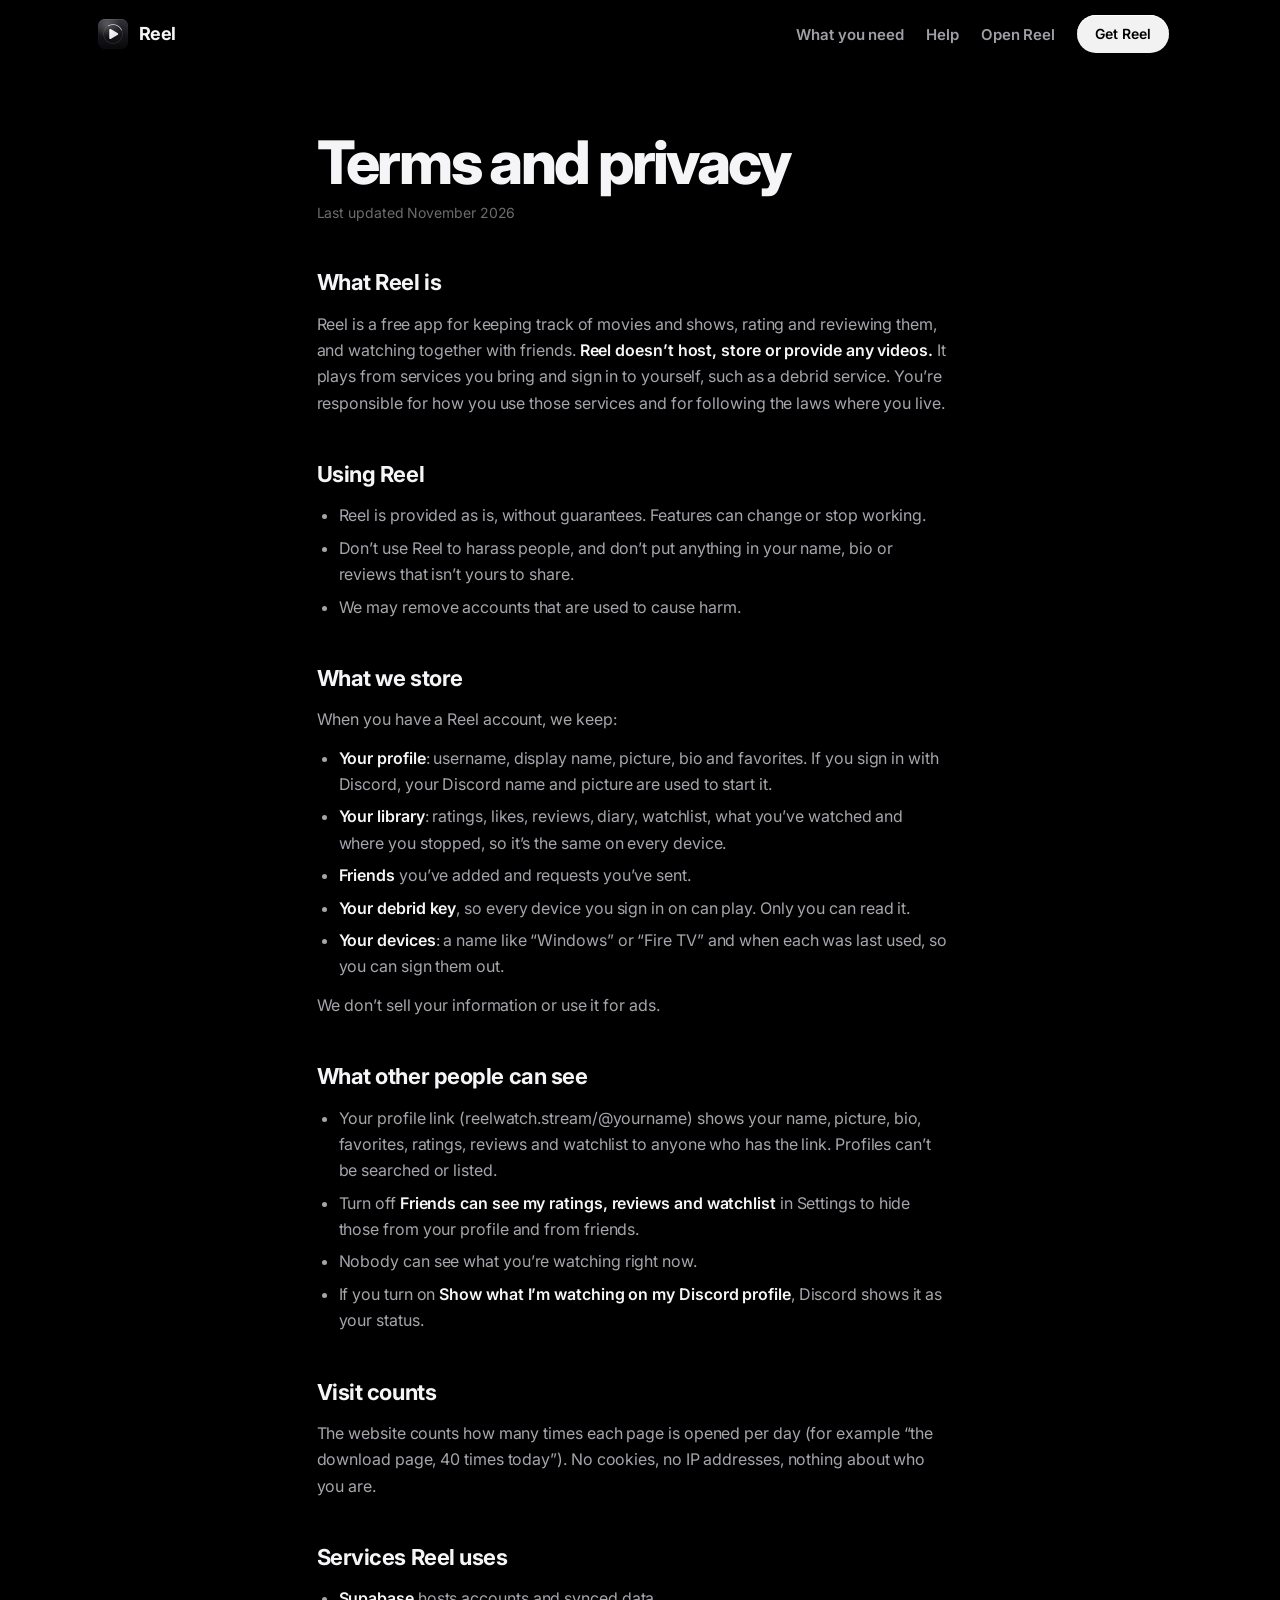
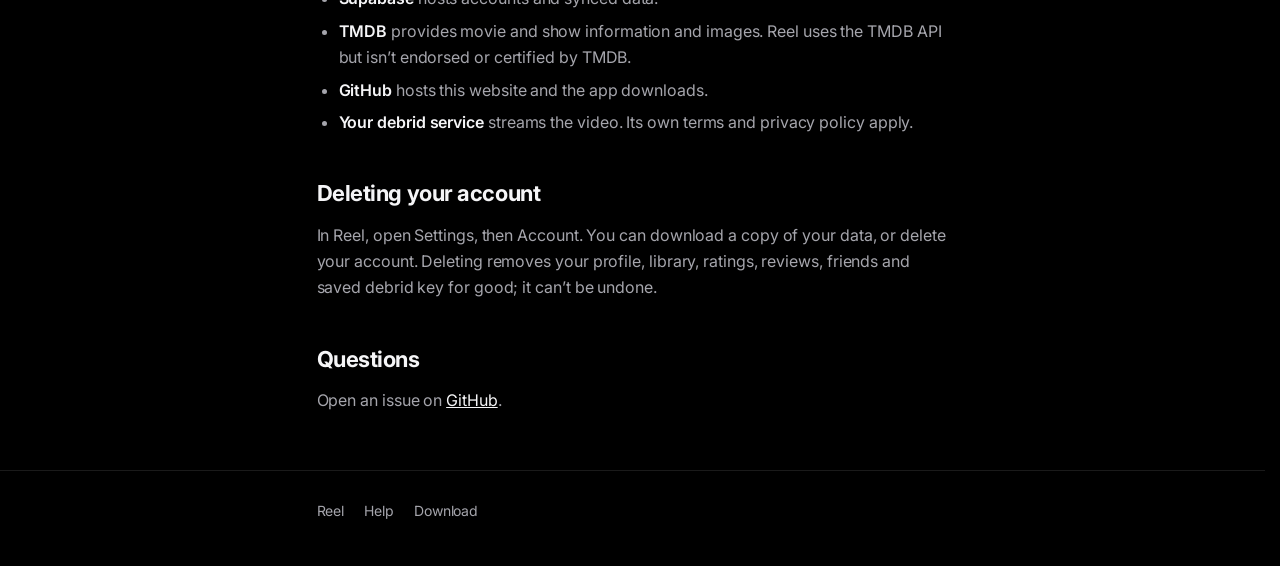
<file: terms/index.html>
<!doctype html>
<html lang="en">
<head>
<meta charset="utf-8">
<meta name="viewport" content="width=device-width, initial-scale=1, viewport-fit=cover">
<title>Terms and privacy</title>
<meta name="description" content="What Reel is, what it stores, and what it doesn’t.">
<meta name="theme-color" content="#000000">
<link rel="icon" href="/icon.png">
<link rel="stylesheet" href="https://fonts.googleapis.com/css2?family=Inter:opsz,wght@14..32,400..800&display=swap" media="print" onload="this.media='all'">
<style>
  :root { color-scheme: dark; --text: #f5f5f7; --text-2: rgba(235,235,245,.7); --text-3: rgba(235,235,245,.46); --line: rgba(255,255,255,.1); --gutter: clamp(18px, 5vw, 64px); }
  * { box-sizing: border-box; }
  html, body { margin: 0; background: #000; color: var(--text); }
  body { font: 16px/1.65 Inter, -apple-system, "Segoe UI", system-ui, sans-serif; -webkit-font-smoothing: antialiased; letter-spacing: -.005em; }
  a { color: var(--text); }
  :focus-visible { outline: 2px solid #fff; outline-offset: 3px; }
  .wrap { max-width: 760px; margin: 0 auto; padding: 0 var(--gutter); }
  .top .wrap { display: flex; align-items: center; justify-content: space-between; height: 68px; }
  .brand { display: flex; align-items: center; gap: 10px; text-decoration: none; font-weight: 700; font-size: 18px; letter-spacing: -.02em; }
  .brand img { width: 32px; height: 32px; border-radius: 8px; }
  .top nav a { text-decoration: none; color: var(--text-2); font-weight: 600; font-size: 15px; }
  h1 { margin: clamp(30px, 6vw, 64px) 0 8px; font-size: clamp(38px, 6vw, 60px); line-height: 1.02; letter-spacing: -.045em; font-weight: 800; }
  .updated { color: var(--text-3); font-size: 14px; margin: 0 0 36px; }
  h2 { margin: 40px 0 10px; font-size: 22px; letter-spacing: -.02em; }
  p, li { color: var(--text-2); }
  p { margin: 0 0 12px; }
  ul { margin: 0 0 12px; padding-left: 22px; display: grid; gap: 6px; }
  b { color: var(--text); font-weight: 600; }
  footer { margin-top: 56px; padding: 28px 0 44px; border-top: 1px solid var(--line); color: var(--text-3); font-size: 14px; }
  footer a { color: var(--text-2); text-decoration: none; margin-right: 20px; }
</style>
</head>
<body>
<script src="/header.js"></script>
<main class="wrap">
  <h1>Terms and privacy</h1>
  <p class="updated">Last updated November 2026</p>

  <h2>What Reel is</h2>
  <p>Reel is a free app for keeping track of movies and shows, rating and reviewing them, and watching together with friends. <b>Reel doesn’t host, store or provide any videos.</b> It plays from services you bring and sign in to yourself, such as a debrid service. You’re responsible for how you use those services and for following the laws where you live.</p>

  <h2>Using Reel</h2>
  <ul>
    <li>Reel is provided as is, without guarantees. Features can change or stop working.</li>
    <li>Don’t use Reel to harass people, and don’t put anything in your name, bio or reviews that isn’t yours to share.</li>
    <li>We may remove accounts that are used to cause harm.</li>
  </ul>

  <h2>What we store</h2>
  <p>When you have a Reel account, we keep:</p>
  <ul>
    <li><b>Your profile</b>: username, display name, picture, bio and favorites. If you sign in with Discord, your Discord name and picture are used to start it.</li>
    <li><b>Your library</b>: ratings, likes, reviews, diary, watchlist, what you’ve watched and where you stopped, so it’s the same on every device.</li>
    <li><b>Friends</b> you’ve added and requests you’ve sent.</li>
    <li><b>Your debrid key</b>, so every device you sign in on can play. Only you can read it.</li>
    <li><b>Your devices</b>: a name like “Windows” or “Fire TV” and when each was last used, so you can sign them out.</li>
  </ul>
  <p>We don’t sell your information or use it for ads.</p>

  <h2>What other people can see</h2>
  <ul>
    <li>Your profile link (reelwatch.stream/@yourname) shows your name, picture, bio, favorites, ratings, reviews and watchlist to anyone who has the link. Profiles can’t be searched or listed.</li>
    <li>Turn off <b>Friends can see my ratings, reviews and watchlist</b> in Settings to hide those from your profile and from friends.</li>
    <li>Nobody can see what you’re watching right now.</li>
    <li>If you turn on <b>Show what I’m watching on my Discord profile</b>, Discord shows it as your status.</li>
  </ul>

  <h2>Visit counts</h2>
  <p>The website counts how many times each page is opened per day (for example “the download page, 40 times today”). No cookies, no IP addresses, nothing about who you are.</p>

  <h2>Services Reel uses</h2>
  <ul>
    <li><b>Supabase</b> hosts accounts and synced data.</li>
    <li><b>TMDB</b> provides movie and show information and images. Reel uses the TMDB API but isn’t endorsed or certified by TMDB.</li>
    <li><b>GitHub</b> hosts this website and the app downloads.</li>
    <li><b>Your debrid service</b> streams the video. Its own terms and privacy policy apply.</li>
  </ul>

  <h2>Deleting your account</h2>
  <p>In Reel, open Settings, then Account. You can download a copy of your data, or delete your account. Deleting removes your profile, library, ratings, reviews, friends and saved debrid key for good; it can’t be undone.</p>

  <h2>Questions</h2>
  <p>Open an issue on <a href="https://github.com/saintzdid12/reel/issues" target="_blank" rel="noopener">GitHub</a>.</p>
</main>
<footer><div class="wrap"><a href="/">Reel</a><a href="/help/">Help</a><a href="/download/">Download</a></div></footer>
<script src="/count.js" data-page="terms"></script>
</body>
</html>
</file>
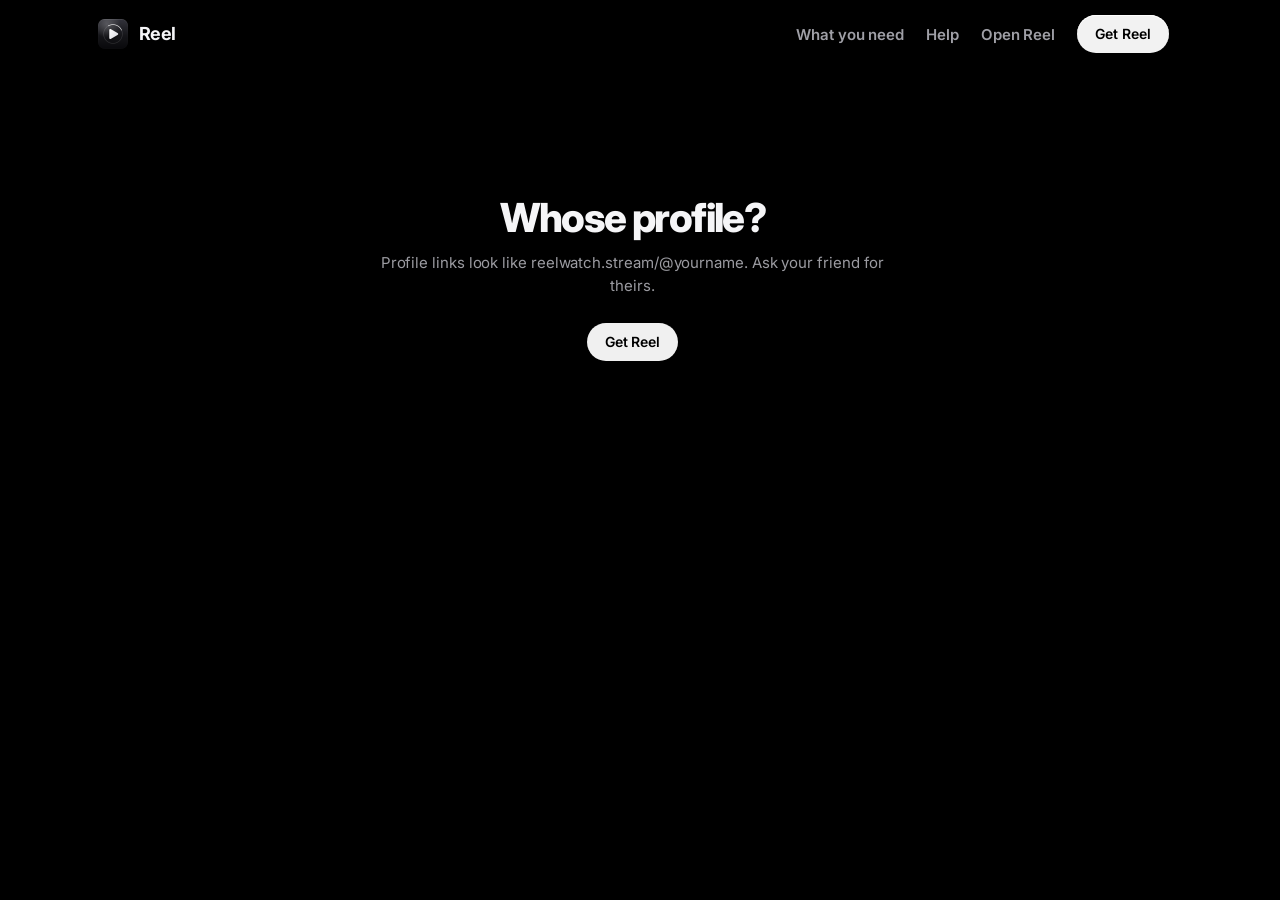
<file: u/index.html>
<!doctype html>
<html lang="en">
<head>
<meta charset="utf-8">
<meta name="viewport" content="width=device-width, initial-scale=1, viewport-fit=cover">
<title>Profile on Reel</title>
<meta name="description" content="Favorites, ratings and reviews on Reel.">
<meta property="og:type" content="profile">
<meta property="og:site_name" content="reelwatch.stream">
<meta property="og:title" content="A movie profile on Reel">
<meta property="og:description" content="Favorites, ratings and reviews. Open the link to see them.">
<meta property="og:image" content="https://reelwatch.stream/og.png">
<meta property="og:image:width" content="1200">
<meta property="og:image:height" content="630">
<meta name="twitter:card" content="summary_large_image">
<meta name="theme-color" content="#000000">
<link rel="icon" href="/icon.png">
<link rel="preconnect" href="https://image.tmdb.org">
<link rel="stylesheet" href="https://fonts.googleapis.com/css2?family=Inter:opsz,wght@14..32,400..800&display=swap" media="print" onload="this.media='all'">
<style>
  :root {
    color-scheme: dark;
    --bg: #000; --text: #f5f5f7; --text-2: rgba(235,235,245,.66); --text-3: rgba(235,235,245,.42); --line: rgba(255,255,255,.09);
    --gutter: clamp(18px, 5vw, 64px);
    --spring: cubic-bezier(.2,.9,.25,1.1); --ease: cubic-bezier(.25,.8,.25,1);
    --r-art: 12px; --r-ctl: 999px;
  }
  * { box-sizing: border-box; }
  html, body { margin: 0; background: var(--bg); color: var(--text); }
  body { font: 15px/1.55 Inter, -apple-system, "Segoe UI", system-ui, sans-serif; -webkit-font-smoothing: antialiased; letter-spacing: -.005em; min-height: 100vh; }
  a { color: inherit; }
  img { display: block; }
  [hidden] { display: none !important; }

  /* The person's own favorite poster, blurred, is the only color on the page */
  .ambient { position: fixed; inset: -80px; z-index: 0; background: center / cover no-repeat; filter: blur(70px) saturate(1.4) brightness(.5); opacity: 0; transition: opacity 1.2s var(--ease); }
  .ambient.on { opacity: .55; }
  .ambient::after { content: ""; position: absolute; inset: 0; background: radial-gradient(120% 90% at 50% 0%, transparent 30%, #000 78%); }
  main { position: relative; z-index: 1; max-width: 1180px; margin: 0 auto; padding: 22px var(--gutter) 96px; }

  .top { display: flex; align-items: center; justify-content: space-between; gap: 16px; margin-bottom: clamp(22px, 5vw, 56px); }
  .brand { display: flex; align-items: center; gap: 10px; text-decoration: none; font-weight: 700; font-size: 17px; letter-spacing: -.02em; }
  .brand img { width: 30px; height: 30px; border-radius: 8px; }
  .get { display: inline-flex; align-items: center; height: 38px; padding: 0 18px; border-radius: var(--r-ctl); text-decoration: none; font-weight: 600; font-size: 14px;
         background: rgba(255,255,255,.94); color: #000; transition: transform .3s var(--spring); }
  .get:hover { transform: scale(1.04); } .get:active { transform: scale(.96); }

  /* Who */
  .who { display: grid; grid-template-columns: auto minmax(0, 1fr); gap: clamp(18px, 3vw, 32px); align-items: center; }
  .avatar { width: clamp(84px, 12vw, 132px); aspect-ratio: 1; border-radius: 50%; object-fit: cover; background: #1c1c1e; box-shadow: 0 0 0 1px rgba(255,255,255,.1), 0 20px 50px rgba(0,0,0,.5); }
  .avatar.letter { display: grid; place-items: center; font-size: clamp(34px, 5vw, 54px); font-weight: 700; color: var(--text-2); }
  h1 { margin: 0; font-size: clamp(32px, 5.4vw, 60px); line-height: 1.02; letter-spacing: -.04em; font-weight: 800; text-wrap: balance; }
  .handle { margin-top: 6px; color: var(--text-2); font-size: 15px; }
  .bio { margin: 14px 0 0; max-width: 60ch; color: var(--text-2); text-wrap: pretty; }

  /* Numbers set in type, no boxes */
  .stats { display: flex; flex-wrap: wrap; gap: clamp(24px, 5vw, 56px); margin: clamp(22px, 4vw, 40px) 0 0; padding-top: 20px; border-top: 1px solid var(--line); }
  .stats div { display: flex; flex-direction: column; }
  .stats b { font-size: clamp(26px, 3.4vw, 36px); font-weight: 700; letter-spacing: -.03em; font-variant-numeric: tabular-nums; line-height: 1.1; }
  .stats span { color: var(--text-3); font-size: 13px; font-weight: 500; }

  section { margin-top: clamp(36px, 6vw, 72px); }
  h2 { margin: 0 0 18px; font-size: 22px; font-weight: 700; letter-spacing: -.02em; }
  h2 small { font-size: 14px; font-weight: 500; color: var(--text-3); letter-spacing: 0; margin-left: 8px; }

  /* Favorites: the signature, big */
  .favs { display: grid; grid-template-columns: repeat(4, minmax(0, 200px)); gap: clamp(10px, 2vw, 22px); }
  .favs.two-groups { grid-template-columns: repeat(auto-fill, minmax(clamp(120px, 20vw, 210px), 1fr)); }
  .poster { display: block; position: relative; aspect-ratio: 2 / 3; border-radius: var(--r-art); overflow: hidden; background: #161618;
            box-shadow: inset 0 0 0 1px rgba(255,255,255,.06), 0 10px 30px rgba(0,0,0,.45); }
  .poster img { position: absolute; inset: 0; width: 100%; height: 100%; object-fit: cover; opacity: 0; transition: opacity .5s var(--ease); }
  .poster img.in { opacity: 1; }
  a.poster { transition: transform .45s var(--spring), box-shadow .45s var(--ease); }
  a.poster:hover { transform: translateY(-4px) scale(1.03); box-shadow: inset 0 0 0 1px rgba(255,255,255,.1), 0 26px 50px rgba(0,0,0,.6); }
  .poster .ph { position: absolute; inset: 0; display: grid; place-items: center; padding: 10px; text-align: center; color: var(--text-3); font-size: 13px; font-weight: 600; }
  .cap { margin-top: 8px; font-size: 14px; font-weight: 600; white-space: nowrap; overflow: hidden; text-overflow: ellipsis; }
  .sub { font-size: 13px; color: var(--text-3); white-space: nowrap; overflow: hidden; text-overflow: ellipsis; }
  .stars { color: var(--text); letter-spacing: 1px; font-size: 13px; }
  .heart { color: #ff4f7b; width: 13px; height: 13px; margin-left: 6px; vertical-align: -2px; }

  /* Ratings grid */
  .grid { display: grid; grid-template-columns: repeat(auto-fill, minmax(clamp(98px, 14vw, 150px), 1fr)); gap: 22px clamp(10px, 1.6vw, 18px); }
  .seg { display: inline-flex; gap: 2px; padding: 3px; border-radius: var(--r-ctl); background: rgba(255,255,255,.07); border: 1px solid rgba(255,255,255,.1); margin-bottom: 18px; }
  .seg button { height: 32px; padding: 0 14px; border: 0; border-radius: var(--r-ctl); background: none; color: var(--text-2); font: 600 13.5px Inter, system-ui, sans-serif; cursor: pointer; transition: background .2s, color .2s; }
  .seg button.on { background: rgba(255,255,255,.94); color: #000; }
  .more { display: block; margin-top: 22px; height: 40px; padding: 0 20px; border-radius: var(--r-ctl); border: 1px solid rgba(255,255,255,.14); background: rgba(255,255,255,.06); color: var(--text); font: 600 14px Inter, system-ui, sans-serif; cursor: pointer; }

  /* Reviews: a typographic list */
  .reviews { display: flex; flex-direction: column; }
  .rev { display: grid; grid-template-columns: 64px minmax(0, 1fr); gap: 18px; padding: 22px 0; border-top: 1px solid var(--line); }
  .rev:first-child { border-top: 0; padding-top: 4px; }
  .rev .poster { border-radius: 8px; }
  .rev h3 { margin: 0; font-size: 17px; letter-spacing: -.01em; }
  .rev h3 span { color: var(--text-3); font-weight: 500; }
  .rev .stars { display: block; margin: 4px 0 8px; }
  .rev p { margin: 0; color: var(--text-2); white-space: pre-line; max-width: 70ch; display: -webkit-box; -webkit-line-clamp: 5; -webkit-box-orient: vertical; overflow: hidden; }
  .rev p.open { -webkit-line-clamp: unset; display: block; }
  .spoiler { position: relative; }
  .spoiler p { filter: blur(7px); opacity: .55; user-select: none; pointer-events: none; }
  .spoiler .sp-show { position: absolute; left: 0; top: 50%; transform: translateY(-50%); z-index: 1; height: 32px; padding: 0 14px; border-radius: var(--r-ctl); border: 1px solid rgba(255,255,255,.16); background: rgba(30,30,34,.88); color: var(--text); font: 600 13px Inter, system-ui, sans-serif; cursor: pointer; }
  .spoiler.shown p { filter: none; opacity: 1; user-select: text; pointer-events: auto; }
  .spoiler.shown .sp-show { display: none; }
  .rev .read { display: block; margin-top: 6px; background: none; border: 0; padding: 0; color: var(--text); font: 600 13.5px Inter, system-ui, sans-serif; cursor: pointer; }

  .foot { margin-top: clamp(64px, 10vw, 120px); padding-top: 26px; border-top: 1px solid var(--line); display: flex; flex-wrap: wrap; gap: 16px 28px; align-items: center; justify-content: space-between; color: var(--text-2); }
  .foot b { color: var(--text); }

  /* Loading and missing */
  .sk { background: linear-gradient(90deg, rgba(255,255,255,.04), rgba(255,255,255,.09), rgba(255,255,255,.04)); background-size: 200% 100%; animation: sh 1.3s linear infinite; border-radius: var(--r-art); }
  @keyframes sh { to { background-position: -200% 0; } }
  .missing { max-width: 520px; margin: 12vh auto 0; text-align: center; }
  .missing h1 { font-size: clamp(28px, 5vw, 40px); }
  .missing p { color: var(--text-2); margin: 12px 0 26px; }

  @media (max-width: 600px) {
    main { padding-top: 14px; }
    .brand img { width: 28px; height: 28px; }
    .get { height: 36px; padding: 0 16px; }
    .who { gap: 16px; }
    .avatar { width: 72px; }
    h1 { font-size: 30px; }
    .handle { font-size: 14px; margin-top: 4px; }
    .bio { margin-top: 10px; font-size: 14.5px; }
    .stats { display: grid; grid-template-columns: repeat(4, minmax(0, 1fr)); gap: 8px; }
    .stats b { font-size: 22px; }
    .stats span { font-size: 12px; line-height: 1.3; }
    section { margin-top: 34px; }
    h2 { font-size: 20px; margin-bottom: 14px; }
    .favs { gap: 8px; grid-template-columns: repeat(4, minmax(0, 1fr)); }
    .favs .poster { border-radius: 8px; }
    .favs .cap { font-size: 12px; margin-top: 6px; }
    .favs .sub { font-size: 12px; }
    .grid { grid-template-columns: repeat(3, minmax(0, 1fr)); gap: 16px 10px; }
    .cap { font-size: 13px; }
    .rev { grid-template-columns: 52px minmax(0, 1fr); gap: 14px; padding: 18px 0; }
    .rev h3 { font-size: 16px; }
    .foot { flex-direction: column; align-items: flex-start; }
  }
  @media (prefers-reduced-motion: reduce) { *, *::before, *::after { animation: none !important; transition: none !important; } }
  :focus-visible { outline: 2px solid #fff; outline-offset: 3px; }
</style>
</head>
<body>
<script src="/header.js"></script>
<div class="ambient" id="ambient"></div>
<main id="main">
  <div id="view">
    <div class="who"><div class="avatar sk"></div><div><div class="sk" style="height:48px;width:min(420px,70vw)"></div><div class="sk" style="height:16px;width:160px;margin-top:12px"></div></div></div>
  </div>
</main>
<script>
(() => {
  const SB = 'https://tsuyeypohzfcjikuuknh.supabase.co', KEY = 'sb_publishable_mc8VFdYKE_sMALLgRGsZhw_QqkJPlTm';
  const view = document.getElementById('view');
  const esc = (s) => String(s == null ? '' : s).replace(/[&<>"']/g, (c) => ({ '&': '&amp;', '<': '&lt;', '>': '&gt;', '"': '&quot;', "'": '&#39;' }[c]));
  const img = (p, size) => (p ? (/^https?:/.test(p) ? p : `https://image.tmdb.org/t/p/${size}${p}`) : '');
  const tmdb = (x) => { const [type, id] = String(x.key || '').split(':'); return id ? `/t/?${type === 'tv' ? 'tv' : 'movie'}/${id}` : null; };
  const stars = (r) => { if (!r) return ''; const full = Math.floor(r), half = r - full >= .5; return '★'.repeat(full) + (half ? '½' : ''); };
  const name = (() => {
    const q = decodeURIComponent(location.search.slice(1)).split('&')[0];
    return (q.includes('=') ? q.split('=')[1] : q).replace(/^@/, '').trim().toLowerCase();
  })();

  const missing = (title, text) => {
    document.title = 'Reel';
    view.innerHTML = `<div class="missing"><h1>${title}</h1><p>${text}</p><a class="get" href="/">Get Reel</a></div>`;
  };
  if (!name) return missing('Whose profile?', 'Profile links look like reelwatch.stream/@yourname. Ask your friend for theirs.');

  const poster = (x, size, link = true) => {
    const href = link && tmdb(x);
    const inner = x.poster ? `<img src="${img(x.poster, size)}" alt="" loading="lazy" onload="this.classList.add('in')">` : `<div class="ph">${esc(x.title || '')}</div>`;
    return href ? `<a class="poster" href="${href}" title="${esc(x.title || '')}">${inner}</a>` : `<div class="poster">${inner}</div>`;
  };

  fetch(`${SB}/rest/v1/rpc/public_profile`, { method: 'POST', headers: { apikey: KEY, 'Content-Type': 'application/json' }, body: JSON.stringify({ p_username: name }) })
    .then((r) => r.json().then((j) => ({ ok: r.ok, j })))
    .then(({ ok, j }) => {
      if (!ok || !j || !j.username) return missing('No profile here', `There’s no Reel profile called @${esc(name)}. Check the spelling, or ask for their link again.`);
      render(j);
    })
    .catch(() => missing('Couldn’t load this profile', 'Check your connection and try again in a moment.'));

  function render(p) {
    const display = p.name || p.username;
    // The address shows the short link with their current username (also after a rename).
    try { history.replaceState(null, '', '/@' + p.username); } catch {}
    document.title = `${display} on Reel`;
    const items = p.items || [];
    const films = items.filter((x) => x.type !== 'tv' && x.watched);
    const shows = items.filter((x) => x.type === 'tv' && x.watched);
    const rated = items.filter((x) => x.rating > 0);
    const reviews = items.filter((x) => x.review && x.review.trim());
    const avg = rated.length ? rated.reduce((a, x) => a + x.rating, 0) / rated.length : 0;
    const fav = p.fav4 || [];
    const since = p.since ? new Date(p.since).toLocaleDateString([], { month: 'long', year: 'numeric' }) : '';

    // ambient: their first favorite (or most recent rating)
    const lead = fav.find((x) => x.poster) || rated.find((x) => x.poster);
    if (lead) { const a = document.getElementById('ambient'); const pre = new Image(); pre.onload = () => { a.style.backgroundImage = `url('${img(lead.poster, 'w342')}')`; a.classList.add('on'); }; pre.src = img(lead.poster, 'w342'); }

    const avatar = p.avatar ? `<img class="avatar" src="${esc(p.avatar)}" alt="">` : `<div class="avatar letter">${esc(display.slice(0, 1).toUpperCase())}</div>`;
    let html = `<div class="who">${avatar}<div><h1>${esc(display)}</h1><div class="handle">@${esc(p.username)}${since ? `, on Reel since ${esc(since)}` : ''}</div>${p.bio ? `<p class="bio">${esc(p.bio)}</p>` : ''}</div></div>`;
    if (p.library) {
      html += `<div class="stats">
        <div><b>${films.length.toLocaleString()}</b><span>Films</span></div>
        <div><b>${shows.length.toLocaleString()}</b><span>Shows</span></div>
        <div><b>${avg ? avg.toFixed(1) : '–'}</b><span>Avg rating</span></div>
        <div><b>${reviews.length.toLocaleString()}</b><span>Reviews</span></div></div>`;
    }

    const favFilms = fav.filter((x) => !String(x.key).startsWith('tv:')), favShows = fav.filter((x) => String(x.key).startsWith('tv:'));
    const favBlock = (title, list) => list.length ? `<section><h2>${title}</h2><div class="favs">${list.map((x) => `<div>${poster(x, 'w500')}<div class="cap">${esc(x.title)}</div><div class="sub">${esc(x.year || '')}</div></div>`).join('')}</div></section>` : '';
    html += favBlock('Favorite films', favFilms) + favBlock('Favorite shows', favShows);

    if (p.library && rated.length) {
      html += `<section id="rated"><h2>Ratings <small>${rated.length.toLocaleString()}</small></h2>
        <div class="seg" role="tablist"><button class="on" data-s="recent">Recent</button><button data-s="top">Highest rated</button></div>
        <div class="grid" id="ratedGrid"></div><button class="more" id="ratedMore" hidden>Show more</button></section>`;
    }
    if (p.library && reviews.length) {
      html += `<section><h2>Reviews <small>${reviews.length.toLocaleString()}</small></h2><div class="reviews">${reviews.map((x, i) => `
        <article class="rev"${i >= 4 ? ' hidden' : ''}>${poster(x, 'w185')}<div><h3>${esc(x.title)} <span>${esc(x.year || '')}</span></h3>${x.rating ? `<span class="stars">${stars(x.rating)}</span>` : ''}${/^s*[spoiler]/i.test(x.review) ? `<div class="spoiler"><button class="sp-show" type="button">Contains spoilers. Show review</button><p>${esc(x.review.replace(/^s*[spoiler]s*/i, ''))}</p></div>` : `<p>${esc(x.review)}</p>`}</div></article>`).join('')}</div>${reviews.length > 4 ? '<button class="more" id="revMore">Show more</button>' : ''}</section>`;
    }
    const want = items.filter((x) => x.watchlist && !x.watched && x.poster);
    if (p.library && want.length) {
      html += `<section><h2>Wants to watch <small>${want.length.toLocaleString()}</small></h2><div class="grid" id="wantGrid">${want.map((x, i) => `<div${i >= 12 ? ' hidden' : ''}>${poster(x, 'w342')}<div class="cap">${esc(x.title)}</div></div>`).join('')}</div>${want.length > 12 ? '<button class="more" id="wantMore">Show more</button>' : ''}</section>`;
    }
    if (!fav.length && !(p.library && items.length)) html += `<section><p style="color:var(--text-2)">Nothing here yet. ${esc(display)} hasn’t rated anything on Reel so far.</p></section>`;
    html += `<footer class="foot"><span><b>Reel</b> keeps track of what you watch and what you thought of it, and lets you watch together with friends.</span><a class="get" href="/">Make your own</a></footer>`;
    view.innerHTML = html;

    // Ratings: recent or highest first, 24 at a time
    const grid = document.getElementById('ratedGrid');
    if (grid) {
      let sort = 'recent', shown = 18;
      const more = document.getElementById('ratedMore');
      const paint = () => {
        const list = rated.slice().sort(sort === 'top' ? (a, b) => b.rating - a.rating : () => 0);
        grid.innerHTML = list.slice(0, shown).map((x) => `<div>${poster(x, 'w342')}<div class="cap">${esc(x.title)}</div><div class="sub"><span class="stars">${stars(x.rating)}</span>${x.liked ? '<svg class="heart" viewBox="0 0 24 24" aria-label="Liked" role="img"><path fill="currentColor" d="M12 20.3 10.6 19C5.4 14.4 2 11.3 2 7.5 2 4.4 4.4 2 7.5 2c1.7 0 3.4.8 4.5 2.1A6 6 0 0 1 16.5 2C19.6 2 22 4.4 22 7.5c0 3.8-3.4 6.9-8.6 11.5L12 20.3z"/></svg>' : ''}</div></div>`).join('');
        more.hidden = shown >= list.length;
      };
      document.querySelectorAll('#rated .seg button').forEach((b) => b.onclick = () => { sort = b.dataset.s; shown = 18; document.querySelectorAll('#rated .seg button').forEach((x) => x.classList.toggle('on', x === b)); paint(); });
      more.onclick = () => { shown += 24; paint(); };
      paint();
    }
    const reveal = (btnId, sel, step) => {
      const b = document.getElementById(btnId); if (!b) return;
      b.onclick = () => {
        const hiddenOnes = [...document.querySelectorAll(sel)].filter((el) => el.hidden);
        hiddenOnes.slice(0, step).forEach((el) => { el.hidden = false; clampCheck(el); });
        if (hiddenOnes.length <= step) b.remove();
      };
    };
    reveal('revMore', '.rev', 6);
    document.addEventListener('click', (ev) => { const b = ev.target.closest('.sp-show'); if (b) { const sp = b.closest('.spoiler'); sp.classList.add('shown'); clampCheck(sp.closest('.rev')); } });
    reveal('wantMore', '#wantGrid > div', 12);
    // Long reviews: Read more
    function clampCheck(root) {
      root.querySelectorAll('p').forEach((pEl) => {
      if (pEl.nextElementSibling && pEl.nextElementSibling.classList.contains('read')) return;
      if (pEl.scrollHeight > pEl.clientHeight + 4) {
        const b = document.createElement('button'); b.className = 'read'; b.textContent = 'Read more';
        b.onclick = () => { pEl.classList.toggle('open'); b.textContent = pEl.classList.contains('open') ? 'Show less' : 'Read more'; };
        pEl.after(b);
      }
      });
    }
    document.querySelectorAll('.rev:not([hidden])').forEach(clampCheck);
  }
})();
</script>
<script src="/count.js" data-page="profile"></script>
</body>
</html>
</file>
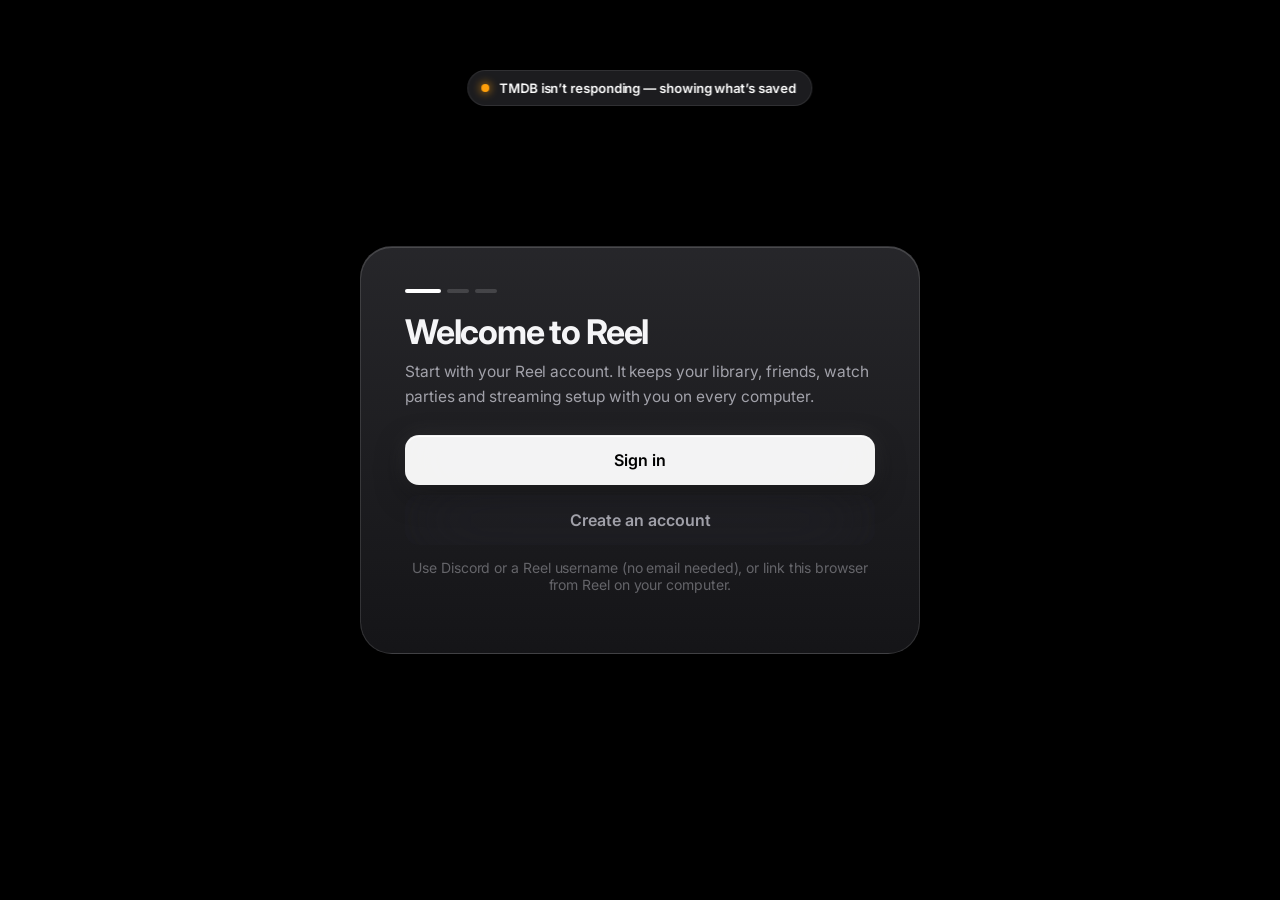
<file: watch/index.html>
<!doctype html>
<html lang="en">
<head>
  <base href="../app/">
  <meta charset="utf-8">
  <meta name="viewport" content="width=device-width, initial-scale=1, viewport-fit=cover">
  <meta name="robots" content="noindex, nofollow">
  <meta name="theme-color" content="#000000">
  <meta name="apple-mobile-web-app-capable" content="yes">
  <meta name="mobile-web-app-capable" content="yes">
  <meta name="apple-mobile-web-app-status-bar-style" content="black-translucent">
  <meta name="apple-mobile-web-app-title" content="Reel">
  <link rel="manifest" href="manifest.json">
  <link rel="apple-touch-icon" href="icon.png">
  <link rel="icon" href="icon.png">
  <meta property="og:type" content="website">
  <meta property="og:site_name" content="reelwatch.stream">
  <meta property="og:title" content="Watch on Reel">
  <meta property="og:description" content="Your library, friends and watch parties, in any browser. Sign in with Discord or your Reel username.">
  <meta property="og:url" content="https://reelwatch.stream/watch/">
  <meta property="og:image" content="https://reelwatch.stream/og.png">
  <meta property="og:image:width" content="1200">
  <meta property="og:image:height" content="630">
  <meta name="twitter:card" content="summary_large_image">
  <title>Reel</title>
  <link rel="preconnect" href="https://fonts.googleapis.com">
  <link href="https://fonts.googleapis.com/css2?family=Inter:wght@400;500;600;700;800&display=swap" rel="stylesheet">
  <link rel="stylesheet" href="styles.css?v=mwv41qxp">
  <link rel="stylesheet" href="web.css?v=mwv41qxp">
</head>
<body class="web">
  <div id="launch"><div class="ln-glow"></div><div class="ln-mark"><img src="icon.png" alt=""><span>Reel</span></div></div>
  <div id="drag"></div>
  <header id="nav">
    <button class="nav-back" id="backBtn" title="Back"><svg viewBox="0 0 24 24" width="18" height="18"><path fill="currentColor" d="M15.4 4.6 8 12l7.4 7.4-1.4 1.4L5.2 12 14 3.2z"/></svg><span>Back</span></button>
    <nav class="pill" id="tabs">
      <span class="indicator"></span>
      <button data-go="home">Home</button>
      <button data-go="movies">Movies</button>
      <button data-go="tv">TV Shows</button>
      <button data-go="discover">For You</button>
      <button data-go="library">Library</button>
    </nav>
    <div class="nav-cluster">
      <span class="clock" id="clock"></span>
      <button class="icon-btn" data-go="search" title="Search (Ctrl+K)">
        <svg viewBox="0 0 24 24" width="18" height="18"><circle cx="11" cy="11" r="7" fill="none" stroke="currentColor" stroke-width="2.2"/><path d="M20 20l-4-4" stroke="currentColor" stroke-width="2.2" stroke-linecap="round"/></svg>
      </button>
      <button class="icon-btn fr-nav" data-go="friends" title="Friends & watch parties">
        <svg viewBox="0 0 24 24" width="18" height="18"><path fill="currentColor" d="M9 11a4 4 0 1 0 0-8 4 4 0 0 0 0 8zm8 0a3 3 0 1 0 0-6 3 3 0 0 0 0 6zM9 13c-3.3 0-7 1.6-7 4v3h14v-3c0-2.4-3.7-4-7-4zm8 0c-.5 0-1 0-1.6.1 1.1.9 1.6 2.1 1.6 3.4V20h6v-3c0-2.4-3.3-4-6-4z"/></svg>
      </button>
      <button class="icon-btn" data-go="settings" title="Settings">
        <svg viewBox="0 0 24 24" width="18" height="18"><path fill="currentColor" d="M19.4 13a7.5 7.5 0 0 0 0-2l2-1.6-2-3.4-2.4 1a7.6 7.6 0 0 0-1.7-1L15 3.5h-4l-.4 2.5a7.6 7.6 0 0 0-1.7 1l-2.4-1-2 3.4L6.6 11a7.5 7.5 0 0 0 0 2l-2 1.6 2 3.4 2.4-1a7.6 7.6 0 0 0 1.7 1l.4 2.5h4l.4-2.5a7.6 7.6 0 0 0 1.7-1l2.4 1 2-3.4zM13 15.5a3.5 3.5 0 1 1 0-7 3.5 3.5 0 0 1 0 7z" transform="translate(-1 0)"/></svg>
      </button>
    </div>
  </header>
  <div id="ambient"><div class="amb"></div><div class="amb"></div></div>
  <main id="view"></main>
  <div id="modal-root"></div>
  <div id="player-root"></div>
  <div id="toast"></div>

  <script src="web-keys.js?v=mwv41qxp"></script>
  <script src="web-bridge.js?v=mwv41qxp"></script>
  <script src="core.js?v=mwv41qxp"></script>
  <script src="ui.js?v=mwv41qxp"></script>
  <script src="player.js?v=mwv41qxp"></script>
  <script src="views.js?v=mwv41qxp"></script>
  <script src="setup.js?v=mwv41qxp"></script>
  <script src="packs.js?v=mwv41qxp"></script>
  <script src="discover.js?v=mwv41qxp"></script>
  <script src="person.js?v=mwv41qxp"></script>
  <script src="review.js?v=mwv41qxp"></script>
  <script src="profile.js?v=mwv41qxp"></script>
  <script src="seasonal.js?v=mwv41qxp"></script>
  <script src="vendor/supabase.js?v=mwv41qxp"></script>
  <script src="cloud.js?v=mwv41qxp"></script>
  <script src="social.js?v=mwv41qxp"></script>
  <script src="party.js?v=mwv41qxp"></script>
  <script src="onepace.js?v=mwv41qxp"></script>
  <script src="app.js?v=mwv41qxp"></script>
  <script src="vendor/hls.min.js?v=mwv41qxp"></script>
  <script src="vendor/mpegts.js?v=mwv41qxp"></script>
  <script src="livetv.js?v=mwv41qxp"></script>
  <script src="/count.js?v=mwv41qxp" data-page="watch"></script>
  <script src="tv-signin.js?v=mwv41qxp"></script>
  <script src="tv-settings.js?v=mwv41qxp"></script>
  <script src="web-player.js?v=mwv41qxp"></script>
  <script src="web.js?v=mwv41qxp"></script>
</body>
</html>
</file>
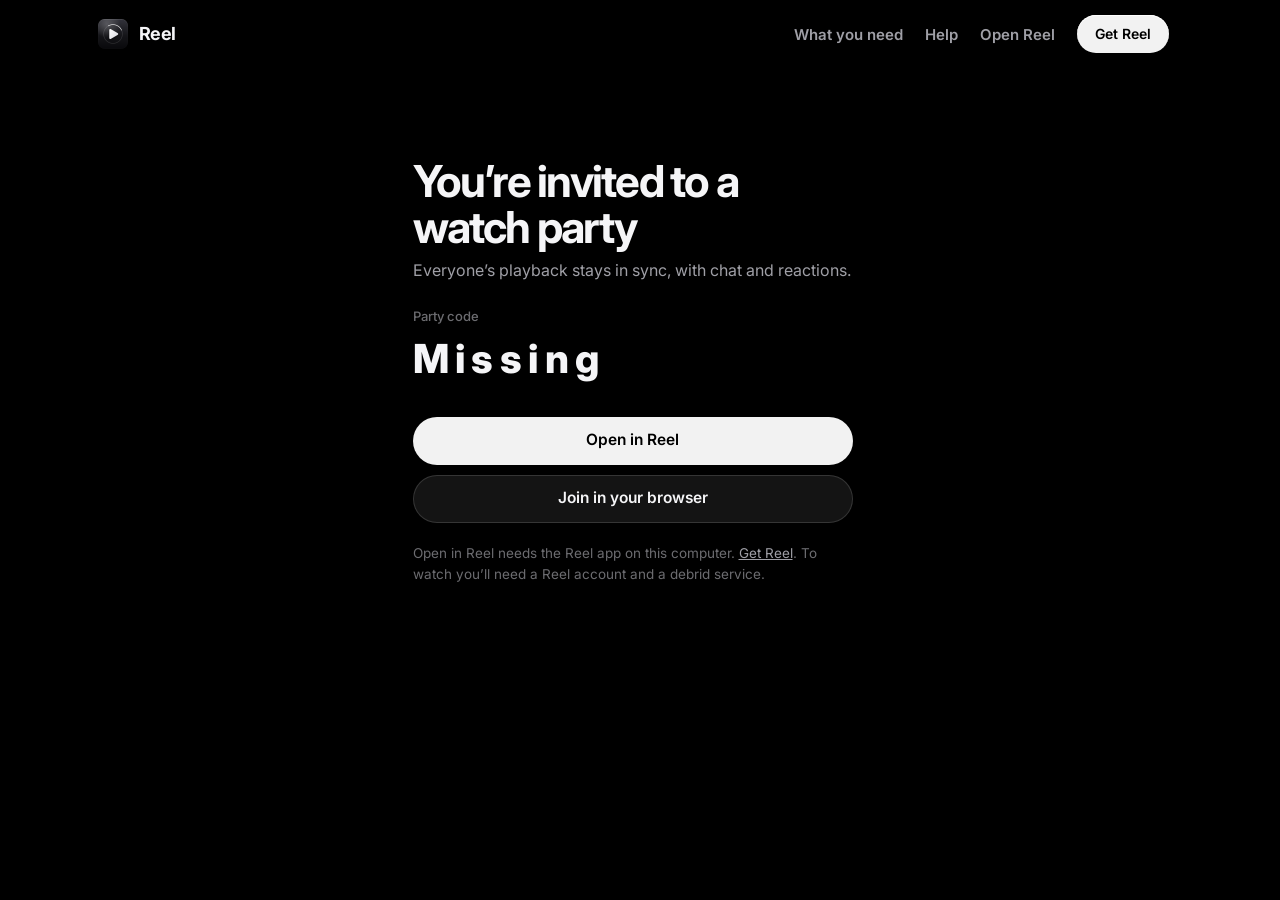
<file: join.html>
<!doctype html>
<html lang="en">
<head>
<meta charset="utf-8">
<meta name="viewport" content="width=device-width, initial-scale=1, viewport-fit=cover">
<title>Watch party invite on Reel</title>
<meta name="description" content="You’re invited to a Reel watch party.">
<meta property="og:type" content="website">
<meta property="og:site_name" content="reelwatch.stream">
<meta property="og:title" content="You’re invited to a watch party on Reel">
<meta property="og:description" content="Join from the Reel app or right in your browser. Playback stays in sync for everyone, with chat and reactions.">
<meta property="og:image" content="https://reelwatch.stream/og.png">
<meta property="og:image:width" content="1200">
<meta property="og:image:height" content="630">
<meta name="twitter:card" content="summary_large_image">
<meta name="theme-color" content="#000000">
<link rel="icon" href="/icon.png">
<link rel="stylesheet" href="https://fonts.googleapis.com/css2?family=Inter:opsz,wght@14..32,400..800&display=swap" media="print" onload="this.media='all'">
<style>
  :root { color-scheme: dark; --text: #f5f5f7; --text-2: rgba(235,235,245,.68); --text-3: rgba(235,235,245,.46); --spring: cubic-bezier(.2,.9,.25,1.1); }
  * { box-sizing: border-box; }
  html, body { margin: 0; background: #000; color: var(--text); }
  body { font: 16px/1.6 Inter, -apple-system, "Segoe UI", system-ui, sans-serif; -webkit-font-smoothing: antialiased; min-height: 100vh; }
  [hidden] { display: none !important; }
  main { width: 100%; max-width: 476px; margin: clamp(24px, 10vh, 120px) auto 60px; padding: 0 18px; }
  .brand { display: flex; align-items: center; gap: 10px; font-weight: 700; font-size: 17px; text-decoration: none; color: inherit; }
  .brand img { width: 30px; height: 30px; border-radius: 8px; }
  h1 { margin: 0 0 8px; font-size: clamp(32px, 8vw, 44px); line-height: 1.05; letter-spacing: -.04em; }
  p { margin: 0; color: var(--text-2); }
  .code { margin: 22px 0 26px; font-size: 40px; font-weight: 800; letter-spacing: .16em; font-variant-numeric: tabular-nums; }
  .code small { display: block; font-size: 13px; font-weight: 500; letter-spacing: 0; color: var(--text-3); }
  .acts { display: grid; gap: 10px; }
  .btn { display: flex; align-items: center; justify-content: center; height: 48px; border-radius: 999px; font-weight: 600; font-size: 15.5px; text-decoration: none; transition: transform .3s var(--spring); }
  .btn:active { transform: scale(.97); }
  .btn.primary { background: rgba(255,255,255,.95); color: #000; }
  .btn.glass { color: var(--text); background: rgba(255,255,255,.08); border: 1px solid rgba(255,255,255,.14); }
  .fine { margin-top: 20px; font-size: 13.5px; color: var(--text-3); }
  .fine a { color: var(--text-2); }
</style>
</head>
<body>
<script src="/header.js"></script>
<main>
  <h1>You’re invited to a watch party</h1>
  <p>Everyone’s playback stays in sync, with chat and reactions.</p>
  <div class="code" id="code"><small>Party code</small><span></span></div>
  <div class="acts">
    <a class="btn primary" id="app" href="#">Open in Reel</a>
    <a class="btn glass" id="web" href="/watch/">Join in your browser</a>
  </div>
  <div class="fine" id="fine">Open in Reel needs the Reel app on this computer. <a href="/download/">Get Reel</a>. To watch you’ll need a Reel account and a debrid service.</div>
</main>
<script>
  const code = (new URLSearchParams(location.search).get('c') || '').toUpperCase().replace(/[^A-Z0-9]/g, '').slice(0, 12);
  document.querySelector('#code span').textContent = code || 'Missing';
  const phone = /Android|iPhone|iPad|iPod|Mobile|AFT|Android TV/i.test(navigator.userAgent) || (navigator.maxTouchPoints > 1 && /Mac/.test(navigator.platform || ''));
  const app = document.getElementById('app'), web = document.getElementById('web');
  if (code) {
    app.href = `reel://party/${code}`;
    web.href = `/watch/?party=${code}`;
  }
  // Phones and TVs join in the browser (the TV app takes the code under Watch party).
  if (phone) {
    app.hidden = true;
    web.className = 'btn primary';
    document.getElementById('fine').innerHTML = 'On a TV, open Reel and enter the code to join. To watch you’ll need a Reel account and a debrid service.';
  }
</script>
<script src="/count.js" data-page="join"></script>
</body>
</html>
</file>
<file: app/styles.css>
﻿/* Reel — tvOS-inspired: monochrome, glass, motion. */
:root {
  --bg: #000;
  --glass: rgba(58, 58, 64, 0.42);
  --glass-hi: rgba(120, 120, 128, 0.36);
  --glass-strong: rgba(30, 30, 34, 0.72);
  --glass-border: rgba(255, 255, 255, 0.09);
  --text: #f5f5f7;
  --text-2: rgba(235, 235, 245, 0.64);
  --text-3: rgba(235, 235, 245, 0.36);
  --line: rgba(255, 255, 255, 0.08);
  --radius: 16px;
  --gutter: 64px;
  --spring: cubic-bezier(.2, .9, .25, 1.1);
  --ease: cubic-bezier(.25, .8, .25, 1);
  --font: "SF Pro Display", -apple-system, "Inter", "Segoe UI Variable Display", "Segoe UI", sans-serif;
}
* { box-sizing: border-box; }
html, body { margin: 0; height: 100%; background: var(--bg); color: var(--text); font-family: var(--font); -webkit-font-smoothing: antialiased; letter-spacing: -.005em; }
body { overflow: hidden; user-select: none; -webkit-user-select: none; -webkit-user-drag: none; }
input, textarea, [contenteditable="true"] { user-select: text; -webkit-user-select: text; }
img { -webkit-user-drag: none; }
button { font: inherit; color: inherit; border: 0; background: none; cursor: pointer; }
input, textarea, select { font: inherit; color: var(--text); }
a { color: var(--text); text-decoration: underline; text-decoration-color: rgba(255,255,255,.3); text-underline-offset: 3px; }
a:hover { text-decoration-color: #fff; }
::selection { background: rgba(255, 255, 255, .25); }
::-webkit-scrollbar { width: 10px; height: 10px; }
::-webkit-scrollbar-thumb { background: rgba(255,255,255,.1); border-radius: 10px; border: 3px solid transparent; background-clip: padding-box; }
::-webkit-scrollbar-track { background: transparent; }
.ic { width: 18px; height: 18px; fill: currentColor; flex: 0 0 auto; }

/* ---------- Glass primitive ---------- */
.glass, .pill, .nav-cluster, .btn, .sheet, .popover, .rate-pop, .seg, .panel, .tile {
  backdrop-filter: blur(40px) saturate(180%);
  -webkit-backdrop-filter: blur(40px) saturate(180%);
}

/* ---------- Nav ---------- */
#drag { position: fixed; inset: 0 0 auto 0; height: 44px; -webkit-app-region: drag; z-index: 50; }
#nav {
  position: fixed; top: 0; left: 0; right: 0; height: 76px; z-index: 60;
  display: grid; grid-template-columns: 1fr auto 1fr; align-items: center;
  padding: 12px 150px 0 var(--gutter); pointer-events: none;
  transition: background .4s var(--ease), box-shadow .4s;
}
#nav.scrolled { background: rgba(0,0,0,.5); backdrop-filter: blur(30px) saturate(180%); box-shadow: 0 1px 0 var(--line); }
#nav > * { pointer-events: auto; -webkit-app-region: no-drag; }
.pill {
  grid-column: 2; position: relative; display: flex; gap: 2px; padding: 5px; border-radius: 999px;
  background: var(--glass); border: 1px solid var(--glass-border); box-shadow: 0 10px 40px rgba(0,0,0,.3);
}
.pill .indicator { position: absolute; top: 5px; bottom: 5px; left: 0; width: 0; border-radius: 999px; background: rgba(255,255,255,.94); transition: transform .45s var(--spring), width .45s var(--spring), opacity .3s; opacity: 0; }
.pill button { position: relative; z-index: 1; padding: 8px 20px; border-radius: 999px; font-size: 14.5px; font-weight: 600; color: var(--text-2); transition: color .3s; }
.pill button:hover { color: var(--text); }
.pill button.active { color: #000; }
.nav-cluster {
  grid-column: 3; justify-self: end; display: flex; align-items: center; gap: 4px; padding: 5px 5px 5px 16px; border-radius: 999px;
  background: var(--glass); border: 1px solid var(--glass-border); box-shadow: 0 10px 40px rgba(0,0,0,.3);
}
.nav-cluster .clock { font-size: 14.5px; font-weight: 600; color: var(--text); margin-right: 8px; font-variant-numeric: tabular-nums; }
.icon-btn { width: 34px; height: 34px; border-radius: 50%; display: grid; place-items: center; color: var(--text); transition: background .25s, color .25s, transform .25s var(--spring); }
.icon-btn:hover { background: rgba(255,255,255,.14); transform: scale(1.08); }
.icon-btn.active { background: #fff; color: #000; }

/* ---------- Layout ---------- */
#view { position: absolute; inset: 0; overflow-y: auto; overflow-x: hidden; }
.page { padding: 104px var(--gutter) 90px; animation: enter .5s var(--ease); }
.page.flush { padding: 0 0 90px; }
/* Opacity only: a transform here would re-anchor position:fixed artwork mid-animation (the "resize flash"). */
@keyframes enter { from { opacity: 0; } to { opacity: 1; } }
@keyframes fade { from { opacity: 0; transform: translateY(8px); } to { opacity: 1; transform: none; } }
h1.page-title { font-size: 44px; font-weight: 700; letter-spacing: -.035em; margin: 0 0 26px; }
h2.row-title { font-size: 20px; font-weight: 600; letter-spacing: -.015em; margin: 0 0 14px; display: flex; align-items: center; gap: 10px; color: rgba(255,255,255,.92); }
h2.row-title small { font-size: 14px; color: var(--text-3); font-weight: 500; }
.muted { color: var(--text-2); }
.dim { color: var(--text-3); }
.center-empty { text-align: center; padding: 90px 20px; color: var(--text-2); line-height: 1.5; }
.center-empty h3 { color: var(--text); font-size: 22px; font-weight: 600; margin: 0 0 6px; letter-spacing: -.02em; }

/* ---------- Hero ---------- */
.hero { position: relative; height: min(84vh, 860px); min-height: 540px; overflow: hidden; margin-bottom: -110px; }
.hero-bg { position: absolute; inset: 0; background-size: cover; background-position: center 20%; transition: opacity 1.4s var(--ease); animation: kenburns 24s ease-in-out infinite alternate; }
@keyframes kenburns { from { transform: scale(1.02); } to { transform: scale(1.09) translate(-1%, -1%); } }
.hero::after {
  content: ""; position: absolute; inset: 0; pointer-events: none;
  background:
    linear-gradient(90deg, rgba(0,0,0,.72) 0%, rgba(0,0,0,.3) 38%, rgba(0,0,0,0) 62%),
    linear-gradient(0deg, #000 0%, rgba(0,0,0,.55) 20%, rgba(0,0,0,0) 48%);
}
.hero-content { position: absolute; z-index: 2; left: var(--gutter); bottom: 170px; max-width: 540px; animation: fade .8s var(--ease); }
.hero-logo { max-width: 460px; max-height: 160px; object-fit: contain; object-position: left bottom; display: block; margin-bottom: 20px; filter: drop-shadow(0 6px 26px rgba(0,0,0,.45)); }
.hero-title { font-size: 60px; font-weight: 700; letter-spacing: -.04em; line-height: 1; margin: 0 0 16px; text-shadow: 0 4px 30px rgba(0,0,0,.4); }
.hero-meta { color: var(--text-2); font-size: 14.5px; font-weight: 500; margin-bottom: 12px; display: flex; gap: 6px; flex-wrap: wrap; align-items: center; }
.hero-meta .badge { border: 1px solid rgba(255,255,255,.3); border-radius: 5px; padding: 0 5px; font-size: 11.5px; font-weight: 600; color: var(--text-2); line-height: 17px; }
.hero-overview { font-size: 16px; line-height: 1.5; color: rgba(255,255,255,.8); margin: 0 0 24px; display: -webkit-box; -webkit-line-clamp: 3; -webkit-box-orient: vertical; overflow: hidden; }
.hero-dots { position: absolute; z-index: 3; right: var(--gutter); bottom: 172px; display: flex; gap: 7px; }
.hero-dots span { width: 7px; height: 7px; border-radius: 4px; background: rgba(255,255,255,.28); cursor: pointer; transition: all .5s var(--spring); }
.hero-dots span.on { background: rgba(255,255,255,.9); width: 22px; }

/* ---------- Buttons ---------- */
.btns { display: flex; gap: 10px; flex-wrap: wrap; align-items: center; }
.btn {
  height: 46px; padding: 0 24px; border-radius: 14px; font-weight: 600; font-size: 15px;
  display: inline-flex; align-items: center; justify-content: center; gap: 9px;
  background: var(--glass); border: 1px solid var(--glass-border);
  transition: transform .3s var(--spring), background .25s, color .25s, box-shadow .3s;
}
.btn:hover { transform: scale(1.04); background: var(--glass-hi); box-shadow: 0 10px 30px rgba(0,0,0,.35); }
.btn:active { transform: scale(.97); }
.btn.primary { background: rgba(255,255,255,.95); color: #000; border-color: transparent; }
.btn.primary:hover { background: #fff; }
.btn.small { height: 34px; padding: 0 14px; font-size: 13px; border-radius: 10px; }
.btn.small .ic { width: 15px; height: 15px; }
.btn.round { width: 46px; padding: 0; border-radius: 50%; }
.btn.round .ic { width: 20px; height: 20px; }
.btn.small.round { width: 34px; }
.btn.on { background: rgba(255,255,255,.95); color: #000; }
.btn.accent { background: rgba(255,255,255,.95); color: #000; border-color: transparent; }
.btn.rated { width: auto; padding: 0 16px; border-radius: 999px; gap: 6px; font-variant-numeric: tabular-nums; }
.btn:disabled { opacity: .4; pointer-events: none; }

/* ---------- Rows & cards ---------- */
.row { position: relative; z-index: 3; margin: 0 calc(-1 * var(--gutter)) 30px; }
.row h2 { padding: 0 var(--gutter); }
.shelf { display: flex; gap: 22px; overflow-x: auto; padding: 10px var(--gutter) 30px; scroll-snap-type: x proximity; scroll-padding: var(--gutter); scroll-behavior: smooth; }
.shelf::-webkit-scrollbar { height: 0; }
.card { flex: 0 0 auto; cursor: pointer; scroll-snap-align: start; position: relative; animation: fade .6s var(--ease) both; }
.card .art {
  position: relative; border-radius: var(--radius); overflow: hidden; background: #161618 center/cover no-repeat;
  box-shadow: 0 8px 24px rgba(0,0,0,.4); transition: transform .45s var(--spring), box-shadow .45s var(--ease);
}
.card .art::before { /* tvOS focus sheen */
  content: ""; position: absolute; inset: 0; z-index: 2; pointer-events: none; border-radius: inherit;
  background: linear-gradient(115deg, rgba(255,255,255,.22) 0%, rgba(255,255,255,0) 38%);
  opacity: 0; transition: opacity .45s var(--ease);
}
.card .art::after { content: ""; position: absolute; inset: 0; border-radius: inherit; box-shadow: inset 0 0 0 1px rgba(255,255,255,.06); pointer-events: none; }
.card:hover .art { transform: scale(1.07) translateY(-4px); box-shadow: 0 30px 60px rgba(0,0,0,.7); z-index: 2; }
.card:hover .art::before { opacity: 1; }
.card.land .art { width: 310px; aspect-ratio: 16 / 9; }
.card.land.big .art { width: 400px; }
.card.poster .art { width: 170px; aspect-ratio: 2 / 3; }
.card .cap { margin-top: 12px; font-size: 14px; font-weight: 600; white-space: nowrap; overflow: hidden; text-overflow: ellipsis; transition: opacity .3s; }
.card.poster .cap { width: 170px; }
.card .sub { font-size: 12.5px; color: var(--text-3); margin-top: 2px; white-space: nowrap; overflow: hidden; text-overflow: ellipsis; font-variant-numeric: tabular-nums; }
.card.land .sub { margin-top: 12px; font-size: 13px; color: var(--text-3); font-weight: 500; width: 310px; transition: color .3s; }
.card.land.big .sub, .card.land.big .why { width: 400px; }
.card:hover .sub { color: var(--text-2); }
.card.poster .sub { width: 170px; }
.card .art .title-on { position: absolute; left: 16px; right: 16px; bottom: 14px; z-index: 1; font-weight: 700; font-size: 19px; letter-spacing: -.025em; text-shadow: 0 2px 14px rgba(0,0,0,.7); line-height: 1.1; }
.card .art .title-on img { max-width: 66%; max-height: 54px; object-fit: contain; object-position: left bottom; display: block; filter: drop-shadow(0 2px 10px rgba(0,0,0,.5)); }
.card.land .art .shade { position: absolute; inset: 0; background: linear-gradient(0deg, rgba(0,0,0,.6), rgba(0,0,0,0) 55%); }
.card .progress { position: absolute; left: 16px; right: 16px; bottom: 12px; height: 4px; border-radius: 4px; background: rgba(255,255,255,.25); overflow: hidden; z-index: 2; }
.card .progress i { display: block; height: 100%; background: #fff; border-radius: 4px; }
.card .art .progress ~ .title-on { bottom: 26px; }
.card .why { font-size: 12.5px; color: var(--text-3); margin-top: 3px; width: 310px; white-space: nowrap; overflow: hidden; text-overflow: ellipsis; }
.card .seen-dot { position: absolute; top: 10px; right: 10px; z-index: 2; width: 22px; height: 22px; border-radius: 50%; display: grid; place-items: center; background: rgba(0,0,0,.45); backdrop-filter: blur(12px); }
.card .seen-dot .ic { width: 13px; height: 13px; }
.card .tools { display: flex; gap: 6px; margin-top: 10px; }

.grid { display: grid; grid-template-columns: repeat(auto-fill, minmax(156px, 1fr)); gap: 30px 22px; }
.grid .card.poster .art, .grid .card.poster .cap, .grid .card.poster .sub { width: 100%; }

/* ---------- Detail ---------- */
.detail-hero { position: relative; min-height: 90vh; display: flex; align-items: flex-end; }
.detail-hero .hero-bg { position: fixed; inset: 0; z-index: 0; animation-duration: 40s; }
.detail-hero .veil { position: fixed; inset: 0; z-index: 0; background:
  linear-gradient(90deg, rgba(0,0,0,.85) 0%, rgba(0,0,0,.5) 40%, rgba(0,0,0,.05) 75%),
  linear-gradient(0deg, rgba(0,0,0,1) 0%, rgba(0,0,0,.35) 40%, rgba(0,0,0,0) 70%); }
.detail-body { position: relative; z-index: 2; padding: 0 var(--gutter) 56px; width: 100%; }
.detail-main { max-width: 640px; animation: fade .7s var(--ease); }
.detail-tagline { color: var(--text-2); margin: -6px 0 12px; font-size: 15px; }
.your-line { color: var(--text-2); font-size: 14px; font-weight: 500; margin-top: 18px; display: flex; gap: 14px; align-items: center; min-height: 20px; }
.your-line .ic { width: 14px; height: 14px; vertical-align: -2px; margin-right: 4px; }
.below { position: relative; z-index: 2; background: #000; padding: 36px var(--gutter) 70px; }
.below::before { content: ""; position: absolute; left: 0; right: 0; top: -140px; height: 140px; background: linear-gradient(0deg, #000, transparent); pointer-events: none; }
.facts { display: grid; grid-template-columns: repeat(auto-fill, minmax(200px, 1fr)); gap: 20px; margin-bottom: 40px; font-size: 14.5px; color: rgba(255,255,255,.85); }
.facts div b { display: block; font-size: 12.5px; font-weight: 600; color: var(--text-3); margin-bottom: 4px; }
.person { flex: 0 0 auto; width: 112px; text-align: center; cursor: default; }
.person .face { width: 96px; height: 96px; margin: 0 auto 10px; border-radius: 50%; background: #1c1c1e center/cover; box-shadow: 0 8px 20px rgba(0,0,0,.4); transition: transform .4s var(--spring); }
.person:hover .face { transform: scale(1.06); }
.person .n { font-size: 13px; font-weight: 600; }
.person .r { font-size: 12px; color: var(--text-3); margin-top: 1px; }

.seasons { display: inline-flex; gap: 2px; margin-bottom: 22px; padding: 4px; border-radius: 999px; background: var(--glass); border: 1px solid var(--glass-border); flex-wrap: wrap; }
.seasons button { padding: 7px 16px; border-radius: 999px; font-weight: 600; font-size: 14px; color: var(--text-2); transition: background .3s, color .3s; }
.seasons button.on { background: rgba(255,255,255,.94); color: #000; }
.episodes { display: grid; grid-template-columns: repeat(auto-fill, minmax(300px, 1fr)); gap: 30px 24px; }
.ep { cursor: pointer; animation: fade .5s var(--ease) both; }
.ep .still { position: relative; aspect-ratio: 16/9; border-radius: var(--radius); background: #161618 center/cover; overflow: hidden; transition: transform .45s var(--spring), box-shadow .45s; box-shadow: 0 8px 24px rgba(0,0,0,.4); }
.ep:hover .still { transform: scale(1.04) translateY(-3px); box-shadow: 0 24px 50px rgba(0,0,0,.6); }
.ep .still .play-ico { position: absolute; inset: 0; display: grid; place-items: center; opacity: 0; transition: opacity .3s; background: rgba(0,0,0,.25); }
.ep .still .play-ico span { width: 54px; height: 54px; border-radius: 50%; display: grid; place-items: center; background: rgba(255,255,255,.2); backdrop-filter: blur(20px); }
.ep .still .play-ico .ic { width: 22px; height: 22px; }
.ep:hover .still .play-ico { opacity: 1; }
.ep .still .seen { position: absolute; top: 10px; right: 10px; width: 24px; height: 24px; border-radius: 50%; display: grid; place-items: center; background: rgba(255,255,255,.92); color: #000; }
.ep .still .seen .ic { width: 14px; height: 14px; }
.ep .still .progress { position: absolute; left: 12px; right: 12px; bottom: 10px; height: 4px; border-radius: 4px; background: rgba(255,255,255,.25); overflow: hidden; }
.ep .still .progress i { display: block; height: 100%; background: #fff; }
.ep .ep-head { display: flex; align-items: flex-start; gap: 10px; margin-top: 12px; }
.ep h4 { margin: 0 0 3px; font-size: 15px; font-weight: 600; flex: 1; }
.ep h4 span { color: var(--text-3); font-weight: 500; margin-right: 4px; }
.ep p { margin: 0; font-size: 13px; color: var(--text-2); line-height: 1.45; display: -webkit-box; -webkit-line-clamp: 2; -webkit-box-orient: vertical; overflow: hidden; }
.ep .ep-actions { display: flex; gap: 4px; flex: 0 0 auto; opacity: .55; transition: opacity .3s; }
.ep:hover .ep-actions { opacity: 1; }
.mini { width: 30px; height: 30px; border-radius: 50%; display: grid; place-items: center; color: var(--text-2); transition: background .2s, color .2s, transform .3s var(--spring); font-size: 12px; font-weight: 700; }
.mini:hover { background: rgba(255,255,255,.12); color: #fff; transform: scale(1.1); }
.mini.on { color: #fff; }
.mini .ic { width: 16px; height: 16px; }
.mini.wide { width: auto; padding: 0 9px; border-radius: 999px; gap: 4px; display: inline-flex; align-items: center; }

/* ---------- Stars (rating input) ---------- */
.stars { display: inline-flex; gap: 6px; user-select: none; }
.stars .s { position: relative; width: var(--sz, 30px); height: var(--sz, 30px); cursor: pointer; color: rgba(255,255,255,.16); font-size: var(--sz, 30px); line-height: 1; transition: transform .25s var(--spring); }
.stars .s:hover { transform: scale(1.15); }
.stars .s::before { content: "★"; position: absolute; inset: 0; }
.stars .s .fill { position: absolute; inset: 0; overflow: hidden; color: #fff; width: 0; transition: width .12s; }
.stars .s .fill::before { content: "★"; }
.rating-text { font-variant-numeric: tabular-nums; color: var(--text-2); font-weight: 600; white-space: nowrap; }
.rating-text .ic { width: 13px; height: 13px; vertical-align: -1px; margin-right: 3px; }
.like-toggle { display: inline-grid; place-items: center; width: 44px; height: 44px; border-radius: 50%; cursor: pointer; color: rgba(255,255,255,.35); transition: color .25s, transform .35s var(--spring), background .25s; }
.like-toggle:hover { background: rgba(255,255,255,.1); transform: scale(1.1); }
.like-toggle.on { color: #fff; }
.like-toggle .ic { width: 22px; height: 22px; }

/* Rating popover (tvOS style) */
.rate-pop {
  position: fixed; z-index: 300; padding: 20px 22px 16px; border-radius: 24px; min-width: 280px;
  background: var(--glass-strong); border: 1px solid var(--glass-border); box-shadow: 0 30px 80px rgba(0,0,0,.6);
  animation: pop .35s var(--spring); transform-origin: top left;
}
.rate-pop .rp-title { font-size: 13px; font-weight: 600; color: var(--text-2); margin-bottom: 12px; }
.rate-pop .rp-value { font-size: 13px; color: var(--text-3); margin-top: 12px; display: flex; justify-content: space-between; align-items: center; }
.rate-pop .rp-value b { color: var(--text); font-weight: 600; font-variant-numeric: tabular-nums; }

/* ---------- Modal / sheets ---------- */
.modal-back { position: fixed; inset: 0; z-index: 200; background: rgba(0,0,0,.45); backdrop-filter: blur(18px) saturate(140%); display: grid; place-items: center; animation: fadeIn .3s var(--ease); }
@keyframes fadeIn { from { opacity: 0; } }
.sheet {
  width: min(680px, calc(100vw - 48px)); max-height: calc(100vh - 100px); overflow: auto;
  background: var(--glass-strong); border: 1px solid var(--glass-border);
  border-radius: 28px; padding: 30px; box-shadow: 0 40px 120px rgba(0,0,0,.65); animation: pop .4s var(--spring);
}
.sheet.wide { width: min(920px, calc(100vw - 48px)); }
@keyframes pop { from { transform: scale(.92) translateY(10px); opacity: 0; } }
.sheet h3 { margin: 0 0 2px; font-size: 24px; font-weight: 700; letter-spacing: -.025em; }
.sheet .sheet-head { display: flex; gap: 18px; align-items: center; margin-bottom: 22px; }
.sheet .sheet-head img { width: 60px; border-radius: 10px; box-shadow: 0 8px 20px rgba(0,0,0,.4); }
.sheet .close { margin-left: auto; align-self: flex-start; }
.eyebrow { font-size: 13px; font-weight: 600; color: var(--text-3); }

.stream-list { display: flex; flex-direction: column; gap: 6px; }
.stream {
  display: grid; grid-template-columns: 64px 1fr auto; gap: 16px; align-items: center; padding: 12px 16px; border-radius: 16px;
  background: rgba(255,255,255,.04); border: 1px solid transparent; cursor: pointer; transition: background .25s, transform .35s var(--spring), border-color .25s;
}
.stream:hover { background: rgba(255,255,255,.1); transform: scale(1.01); }
.stream.best { border-color: rgba(255,255,255,.22); background: rgba(255,255,255,.07); }
.stream .q { font-weight: 700; font-size: 17px; text-align: center; letter-spacing: -.02em; }
.stream .q small { display: block; font-size: 11px; color: var(--text-3); font-weight: 600; letter-spacing: 0; }
.stream .fn { font-size: 12.5px; color: var(--text-3); word-break: break-all; display: -webkit-box; -webkit-line-clamp: 1; -webkit-box-orient: vertical; overflow: hidden; }
.stream .tags { display: flex; gap: 5px; margin-bottom: 5px; flex-wrap: wrap; }
.tag { font-size: 10.5px; font-weight: 700; letter-spacing: .03em; padding: 2px 7px; border-radius: 6px; background: rgba(255,255,255,.1); color: var(--text-2); }
.tag.cached { background: rgba(255,255,255,.9); color: #000; }
.tag.uncached { background: transparent; border: 1px solid rgba(255,255,255,.18); color: var(--text-3); }
.tag.dv { background: rgba(255,255,255,.1); }
.stream .meta { font-size: 12px; color: var(--text-3); text-align: right; white-space: nowrap; line-height: 1.6; }

.field { margin-bottom: 18px; }
.field label { display: block; font-size: 13px; font-weight: 600; color: var(--text-2); margin-bottom: 7px; }
.field .hint { font-size: 12.5px; color: var(--text-3); margin-top: 7px; line-height: 1.5; }
.input, textarea.input, select.input {
  width: 100%; padding: 12px 15px; border-radius: 14px; background: rgba(255,255,255,.06); border: 1px solid var(--glass-border); outline: none; transition: border-color .25s, background .25s;
}
.input:focus { border-color: rgba(255,255,255,.35); background: rgba(255,255,255,.09); }
.input::placeholder { color: var(--text-3); }
select.input option { background: #1c1c1e; }
textarea.input { min-height: 110px; resize: vertical; line-height: 1.5; }

/* iOS-style switch */
.check { display: flex; align-items: center; gap: 12px; cursor: pointer; font-size: 14.5px; margin: 12px 0; color: rgba(255,255,255,.88); }
.check input { -webkit-appearance: none; appearance: none; flex: 0 0 auto; width: 44px; height: 26px; border-radius: 13px; background: rgba(255,255,255,.16); position: relative; cursor: pointer; transition: background .3s var(--ease); margin: 0; }
.check input::after { content: ""; position: absolute; top: 2px; left: 2px; width: 22px; height: 22px; border-radius: 50%; background: #fff; box-shadow: 0 2px 6px rgba(0,0,0,.35); transition: transform .35s var(--spring); }
.check input:checked { background: #34c759; }
.check input:checked::after { transform: translateX(18px); }

.panel { background: rgba(255,255,255,.035); border: 1px solid var(--glass-border); border-radius: 24px; padding: 28px; margin-bottom: 20px; }
.panel h3 { margin: 0 0 6px; font-size: 18px; font-weight: 600; letter-spacing: -.015em; display: flex; align-items: center; gap: 8px; }
.panel > p { margin: 0 0 18px; color: var(--text-2); font-size: 14px; line-height: 1.55; }
.panel.hero-panel { background: linear-gradient(135deg, rgba(255,255,255,.09), rgba(255,255,255,.02)); }
.settings-wrap { max-width: 760px; }
.ok-dot { display: inline-block; width: 7px; height: 7px; border-radius: 50%; background: #34c759; box-shadow: 0 0 10px rgba(52,199,89,.6); }

/* ---------- Search ---------- */
.search-bar { display: flex; gap: 12px; align-items: center; margin-bottom: 30px; }
.search-bar .input { font-size: 22px; padding: 16px 24px; border-radius: 18px; flex: 1; }
.seg { display: inline-flex; padding: 4px; border-radius: 999px; background: var(--glass); border: 1px solid var(--glass-border); }
.seg button { padding: 9px 18px; border-radius: 999px; font-weight: 600; font-size: 14px; color: var(--text-2); white-space: nowrap; transition: background .3s, color .3s; }
.seg button:hover { color: var(--text); }
.seg button.on { background: rgba(255,255,255,.94); color: #000; }
.vibe-chips, .chips { display: flex; gap: 8px; flex-wrap: wrap; }
.vibe-chips { margin: -12px 0 30px; }
.chips { margin-bottom: 28px; }
.vibe-chips button, .chips button { padding: 8px 16px; border-radius: 999px; background: rgba(255,255,255,.06); border: 1px solid var(--glass-border); font-size: 13.5px; font-weight: 500; color: var(--text-2); transition: all .3s var(--ease); }
.vibe-chips button:hover, .chips button:hover { color: var(--text); background: rgba(255,255,255,.12); }
.chips button.on { background: rgba(255,255,255,.94); color: #000; border-color: transparent; }
.reason { font-size: 12.5px; color: var(--text-3); margin-top: 4px; line-height: 1.4; }

/* ---------- Swipe ---------- */
.swipe-wrap { display: grid; grid-template-columns: 1fr auto 1fr; align-items: center; gap: 56px; min-height: calc(100vh - 230px); }
.swipe-card { width: 360px; position: relative; perspective: 1200px; }
.swipe-card .poster { width: 360px; aspect-ratio: 2/3; border-radius: 26px; background: #161618 center/cover; box-shadow: 0 50px 100px rgba(0,0,0,.75), 0 0 0 1px rgba(255,255,255,.06); transition: transform .5s var(--spring), opacity .4s var(--ease); animation: cardIn .55s var(--spring); }
@keyframes cardIn { from { transform: scale(.9) translateY(20px); opacity: 0; } }
.swipe-card.out-left .poster { transform: translateX(-120%) rotate(-14deg); opacity: 0; }
.swipe-card.out-right .poster { transform: translateX(120%) rotate(14deg); opacity: 0; }
.swipe-card.out-up .poster { transform: translateY(-110%) scale(.85); opacity: 0; }
.swipe-card.out-down .poster { transform: translateY(50%) scale(.85); opacity: 0; }
.swipe-info { animation: fade .5s var(--ease); }
.swipe-info h2 { font-size: 36px; font-weight: 700; letter-spacing: -.035em; margin: 4px 0 10px; line-height: 1.05; }
.swipe-info p { color: var(--text-2); line-height: 1.55; font-size: 15px; display: -webkit-box; -webkit-line-clamp: 7; -webkit-box-orient: vertical; overflow: hidden; }
.swipe-actions { display: flex; flex-direction: column; gap: 10px; }
.swipe-actions .btn { width: 250px; justify-content: flex-start; }
.swipe-actions .btn kbd { margin-left: auto; }
kbd { font: 600 11.5px var(--font); padding: 2px 7px; border-radius: 6px; background: rgba(255,255,255,.1); color: var(--text-3); }
.btn.primary kbd { background: rgba(0,0,0,.08); color: rgba(0,0,0,.5); }
.swipe-rate { margin-top: 14px; padding: 18px; border-radius: 20px; background: var(--glass); border: 1px solid var(--glass-border); animation: pop .35s var(--spring); }
.swipe-counter { font-size: 13px; color: var(--text-3); margin-top: 16px; font-variant-numeric: tabular-nums; }

/* ---------- Library ---------- */
.lib-tabs { margin-bottom: 32px; }
.diary-month { margin-bottom: 30px; }
.diary-month h3 { font-size: 13px; font-weight: 600; color: var(--text-3); margin: 0 0 6px 12px; }
.diary-row { display: grid; grid-template-columns: 44px 40px 1fr auto 34px; gap: 16px; align-items: center; padding: 10px 12px; border-radius: 16px; cursor: pointer; transition: background .25s; }
.diary-row:hover { background: rgba(255,255,255,.05); }
.diary-row .day { font-size: 20px; font-weight: 600; color: var(--text-2); text-align: center; font-variant-numeric: tabular-nums; }
.diary-row img { width: 40px; aspect-ratio: 2/3; object-fit: cover; border-radius: 6px; display: block; background: #1c1c1e; }
.diary-row .t { font-weight: 600; font-size: 15px; }
.diary-row .t .dim { font-weight: 500; }
.diary-row .rv { font-size: 13px; color: var(--text-3); white-space: nowrap; overflow: hidden; text-overflow: ellipsis; margin-top: 2px; }
.diary-row .marks { display: flex; gap: 12px; align-items: center; color: var(--text-2); font-size: 13.5px; }
.diary-row .marks .ic { width: 15px; height: 15px; }
.diary-row .del { opacity: 0; transition: opacity .2s; }
.diary-row:hover .del { opacity: 1; }
.list-card { padding: 22px; border-radius: 22px; background: rgba(255,255,255,.035); border: 1px solid var(--glass-border); cursor: pointer; transition: background .3s, transform .45s var(--spring); }
.list-card:hover { background: rgba(255,255,255,.07); transform: scale(1.02); }
.list-card .stack { display: flex; margin-bottom: 16px; height: 120px; }
.list-card .stack div { width: 80px; aspect-ratio: 2/3; border-radius: 9px; background: #1c1c1e center/cover; margin-right: -30px; box-shadow: 6px 0 16px rgba(0,0,0,.55); transition: transform .45s var(--spring); }
.list-card:hover .stack div { transform: translateX(calc(var(--i) * 6px)); }
.list-card h4 { margin: 0 0 3px; font-size: 16px; font-weight: 600; }
.lists-grid { display: grid; grid-template-columns: repeat(auto-fill, minmax(280px, 1fr)); gap: 20px; }
.review-item { display: grid; grid-template-columns: 84px 1fr; gap: 22px; padding: 22px 0; border-bottom: 1px solid var(--line); }
.review-item img { width: 84px; border-radius: 10px; cursor: pointer; transition: transform .4s var(--spring); }
.review-item img:hover { transform: scale(1.05); }
.review-item h4 { margin: 0 0 4px; font-size: 17px; font-weight: 600; }
.review-item p { line-height: 1.6; color: rgba(255,255,255,.82); white-space: pre-wrap; margin: 10px 0 0; }

/* ---------- Stats ---------- */
.stat-tiles { display: grid; grid-template-columns: repeat(auto-fill, minmax(180px, 1fr)); gap: 14px; margin-bottom: 22px; }
.tile { padding: 22px; border-radius: 22px; background: rgba(255,255,255,.035); border: 1px solid var(--glass-border); }
.tile .v { font-size: 36px; font-weight: 700; letter-spacing: -.04em; font-variant-numeric: tabular-nums; }
.tile .l { font-size: 13px; color: var(--text-3); font-weight: 500; margin-top: 2px; }
.bars { display: flex; align-items: flex-end; gap: 10px; height: 150px; padding: 10px 0 0; }
.bars .b { flex: 1; display: flex; flex-direction: column; align-items: center; justify-content: flex-end; height: 100%; gap: 8px; }
.bars .b i { display: block; width: 100%; max-width: 40px; background: rgba(255,255,255,.82); border-radius: 8px; min-height: 3px; transform-origin: bottom; animation: grow .9s var(--spring) both; }
.bars .b:nth-child(odd) i { animation-delay: .05s; }
@keyframes grow { from { transform: scaleY(0); } }
.bars .b span { font-size: 11px; color: var(--text-3); font-variant-numeric: tabular-nums; }
.hbar { display: grid; grid-template-columns: 140px 1fr 40px; gap: 14px; align-items: center; margin-bottom: 10px; font-size: 14px; color: rgba(255,255,255,.85); }
.hbar i { display: block; height: 8px; border-radius: 4px; background: rgba(255,255,255,.8); transform-origin: left; animation: growX .9s var(--spring) both; }
@keyframes growX { from { transform: scaleX(0); } }

/* ---------- Player (Apple TV layout) ---------- */
.player { position: fixed; inset: 0; z-index: 500; background: #000; cursor: default; font-family: var(--font); animation: fadeIn .4s var(--ease); }
.player.idle { cursor: none; }
.player video { position: absolute; inset: 0; width: 100%; height: 100%; object-fit: contain; background: transparent; }
.p-art { position: absolute; inset: -40px; background: #000 center/cover no-repeat; filter: blur(30px) brightness(.4) saturate(1.2); transition: opacity 1s var(--ease); }
.player.started .p-art { opacity: 0; }

.player .loading { position: absolute; inset: 0; z-index: 4; display: none; place-items: center; pointer-events: none; }
.player:not(.started) .loading, .player.buffering .loading { display: grid; }
.player.started.buffering .load-logo, .player.started.buffering .load-sub, .player.started.buffering .msg:empty { display: none; }
.load-card { text-align: center; max-width: 520px; padding: 0 24px; animation: fade .6s var(--ease); }
.load-logo { margin-bottom: 14px; }
.load-logo img { max-width: 420px; max-height: 150px; object-fit: contain; filter: drop-shadow(0 6px 30px rgba(0,0,0,.6)); }
.load-title { font-size: 48px; font-weight: 700; letter-spacing: -.04em; }
.load-sub { color: var(--text-2); font-size: 15px; font-weight: 500; margin-bottom: 8px; }
.load-card .spinner { margin: 28px auto 0; }
.player .loading .msg { margin-top: 14px; color: var(--text-2); font-size: 14px; }
.player .loading .load-card .btns { pointer-events: auto; justify-content: center; }

.player .subs { position: absolute; left: 10%; right: 10%; bottom: 7%; text-align: center; pointer-events: none; transition: bottom .45s var(--ease); z-index: 2; }
.player:not(.idle) .subs { bottom: 19%; }
.player .subs span { display: inline; font-size: clamp(22px, 2.3vw, 42px); font-weight: 600; line-height: 1.38; color: #fff; padding: 2px 12px; background: rgba(0,0,0,.4); border-radius: 8px; box-decoration-break: clone; -webkit-box-decoration-break: clone; text-shadow: 0 1px 4px rgba(0,0,0,.9); white-space: pre-line; }

.flash { position: absolute; left: 50%; top: 50%; z-index: 3; width: 92px; height: 92px; margin: -46px 0 0 -46px; border-radius: 50%; display: grid; place-items: center; pointer-events: none; opacity: 0;
  background: rgba(40,40,44,.45); backdrop-filter: blur(30px) saturate(180%); }
.flash svg { width: 36px; height: 36px; fill: #fff; }
.flash b { font-size: 24px; font-weight: 700; letter-spacing: -.02em; }
.flash.on { animation: flash .7s var(--ease); }
@keyframes flash { 0% { opacity: 0; transform: scale(.8); } 18% { opacity: 1; transform: scale(1); } 60% { opacity: 1; } 100% { opacity: 0; transform: scale(1.1); } }
.player:not(.idle).started .flash { display: none; } /* center controls are visible instead */

.player .chrome { position: absolute; inset: 0; z-index: 3; opacity: 1; transition: opacity .5s var(--ease); pointer-events: none; }
.player .chrome > * { pointer-events: auto; }
.player.idle .chrome { opacity: 0; }
.player .chrome::before, .player .chrome::after { content: ""; position: absolute; left: 0; right: 0; pointer-events: none; }
.player .chrome::before { top: 0; height: 160px; background: linear-gradient(rgba(0,0,0,.5), transparent); }
.player .chrome::after { bottom: 0; height: 280px; background: linear-gradient(transparent, rgba(0,0,0,.7)); }
.p-glass { background: rgba(40,40,44,.5); backdrop-filter: blur(40px) saturate(180%); border: 1px solid rgba(255,255,255,.08); }
.player .p-top { position: absolute; z-index: 1; top: 28px; left: 40px; right: 40px; display: flex; align-items: center; gap: 12px; }
.player .p-vol { margin-left: auto; display: flex; align-items: center; gap: 4px; padding: 4px 6px 4px 16px; border-radius: 999px; }
.player .p-center { position: absolute; z-index: 1; left: 50%; top: 50%; transform: translate(-50%, -50%); display: flex; align-items: center; gap: 44px; }
.player:not(.started) .p-center, .player:not(.started) .p-bottom, .player:not(.started) .p-vol { opacity: 0; pointer-events: none; }
.player .p-bottom { position: absolute; z-index: 1; left: 48px; right: 48px; bottom: 36px; transition: opacity .4s; }
.p-info { display: flex; align-items: flex-end; gap: 16px; margin-bottom: 14px; }
.p-info .st { font-size: 14px; font-weight: 500; color: var(--text-2); margin-bottom: 3px; }
.p-info .t { font-size: 24px; font-weight: 700; letter-spacing: -.025em; }
.p-info .qbadges { display: flex; gap: 6px; margin-bottom: 4px; }
.qbadges span { font-size: 10.5px; font-weight: 700; letter-spacing: .04em; padding: 3px 7px; border-radius: 5px; border: 1px solid rgba(255,255,255,.3); color: rgba(255,255,255,.8); }
.p-info .p-tools { margin-left: auto; display: flex; gap: 2px; padding: 4px; border-radius: 999px; }
.p-timeline { display: flex; align-items: center; gap: 16px; font-size: 13px; font-weight: 600; color: var(--text-2); font-variant-numeric: tabular-nums; }
.p-timeline .el, .p-timeline .rem { min-width: 54px; }
.p-timeline .rem { text-align: right; }
.scrub { position: relative; flex: 1; height: 20px; cursor: pointer; display: flex; align-items: center; }
.scrub .track { position: relative; width: 100%; height: 5px; border-radius: 5px; background: rgba(255,255,255,.22); overflow: hidden; transition: height .25s var(--ease); }
.scrub:hover .track { height: 9px; }
.scrub .buf { position: absolute; inset: 0 auto 0 0; background: rgba(255,255,255,.28); }
.scrub .cur { position: absolute; inset: 0 auto 0 0; background: #fff; }
.scrub .knob { position: absolute; top: 50%; width: 15px; height: 15px; margin: -7.5px 0 0 -7.5px; border-radius: 50%; background: #fff; box-shadow: 0 2px 10px rgba(0,0,0,.5); transform: scale(.85); transition: transform .3s var(--spring); pointer-events: none; }
.scrub:hover .knob { transform: scale(1.2); }
.scrub .hover-time { position: absolute; bottom: 28px; transform: translateX(-50%); font-size: 12px; font-weight: 700; padding: 5px 9px; border-radius: 8px; background: rgba(40,40,44,.75); backdrop-filter: blur(20px); display: none; color: #fff; }
.scrub:hover .hover-time { display: block; }

.pbtn { width: 40px; height: 40px; border-radius: 50%; display: grid; place-items: center; transition: background .25s, transform .35s var(--spring); flex: 0 0 auto; }
.pbtn:hover { background: rgba(255,255,255,.14); transform: scale(1.1); }
.pbtn:active { transform: scale(.92); }
.pbtn svg { width: 20px; height: 20px; fill: #fff; }
.pbtn.ring { width: 64px; height: 64px; background: rgba(40,40,44,.45); backdrop-filter: blur(30px) saturate(180%); }
.pbtn.ring svg { width: 30px; height: 30px; }
.pbtn.ring.big { width: 92px; height: 92px; }
.pbtn.ring.big svg { width: 40px; height: 40px; }
.pbtn.ring:hover { background: rgba(80,80,86,.55); }
.player .p-top .x { background: rgba(40,40,44,.5); backdrop-filter: blur(30px); }

input[type=range].volume { -webkit-appearance: none; appearance: none; width: 110px; height: 5px; border-radius: 5px; background: rgba(255,255,255,.25); outline: none; margin: 0 4px; cursor: pointer; }
input[type=range].volume::-webkit-slider-thumb { -webkit-appearance: none; width: 14px; height: 14px; border-radius: 50%; background: #fff; box-shadow: 0 1px 6px rgba(0,0,0,.5); }

.popover {
  position: absolute; right: 48px; bottom: 132px; width: 320px; max-height: 52vh; overflow: auto; z-index: 5;
  background: rgba(36,36,40,.72); border: 1px solid var(--glass-border); border-radius: 22px; padding: 8px; box-shadow: 0 30px 80px rgba(0,0,0,.55); animation: pop .35s var(--spring); transform-origin: bottom right;
}
.popover h5 { margin: 10px 12px 6px; font-size: 12px; font-weight: 600; color: var(--text-3); }
.popover button { display: flex; width: 100%; text-align: left; padding: 9px 12px; border-radius: 12px; font-size: 14px; gap: 6px; align-items: center; transition: background .2s; }
.popover button:hover { background: rgba(255,255,255,.1); }
.popover button.on::after { content: ""; margin-left: auto; width: 7px; height: 7px; border-radius: 50%; background: #fff; }
.next-up { position: absolute; right: 48px; bottom: 150px; z-index: 6; padding: 16px; border-radius: 24px; width: 340px; background: rgba(36,36,40,.72); backdrop-filter: blur(44px) saturate(180%); border: 1px solid var(--glass-border); box-shadow: 0 30px 80px rgba(0,0,0,.55); animation: pop .4s var(--spring); }
.next-up .still { aspect-ratio: 16/9; border-radius: 14px; background: #222 center/cover; margin-bottom: 12px; }

.spinner { width: 40px; height: 40px; border-radius: 50%; border: 3px solid rgba(255,255,255,.14); border-top-color: #fff; animation: spin .8s linear infinite; }
@keyframes spin { to { transform: rotate(360deg); } }

/* ---------- Toast ---------- */
#toast { position: fixed; left: 50%; bottom: 36px; transform: translateX(-50%) translateY(20px) scale(.96); z-index: 900; padding: 12px 22px; border-radius: 999px; background: rgba(44,44,48,.8); backdrop-filter: blur(30px) saturate(180%); border: 1px solid var(--glass-border); font-size: 14px; font-weight: 600; opacity: 0; pointer-events: none; transition: all .45s var(--spring); max-width: 80vw; box-shadow: 0 20px 50px rgba(0,0,0,.5); }
#toast.show { opacity: 1; transform: translateX(-50%); }
#toast.err { background: rgba(80,30,30,.85); }

.skeleton { background: linear-gradient(90deg, #121214 0%, #1c1c1f 50%, #121214 100%); background-size: 200% 100%; animation: shimmer 1.4s infinite; }
@keyframes shimmer { to { background-position: -200% 0; } }

@media (prefers-reduced-motion: reduce) { *, *::before, *::after { animation: none !important; transition: none !important; } }
/* ...but loading spinners keep turning, or a slow load looks frozen */
@media (prefers-reduced-motion: reduce) { .spinner, .tw-ib.spin svg { animation: spin 1s linear infinite !important; } }

/* =================== Additions: setup, ambient, polish, new components =================== */

/* ---------- Ambient artwork behind plain pages ---------- */
#ambient { position: fixed; inset: 0; z-index: 0; pointer-events: none; opacity: 0; transition: opacity 1.2s var(--ease); }
#ambient.on { opacity: 1; }
#ambient .amb { position: absolute; inset: -80px; background: center/cover no-repeat; filter: blur(70px) saturate(1.5) brightness(.55); opacity: 0; transform: scale(1.1); transition: opacity 1.6s var(--ease); }
#ambient .amb.vis { opacity: .55; animation: drift 40s ease-in-out infinite alternate; }
#ambient::after { content: ""; position: absolute; inset: 0; background: radial-gradient(120% 90% at 50% 0%, rgba(0,0,0,.15), rgba(0,0,0,.75) 70%, #000 100%); }
@keyframes drift { from { transform: scale(1.1) translate(0, 0); } to { transform: scale(1.18) translate(-2%, 1%); } }
#view { z-index: 1; }

/* ---------- Glass interaction: cursor-following highlight + press ripple ---------- */
.btn, .pbtn, .icon-btn, .chips button, .seg button, .pill button { position: relative; overflow: hidden; }
.btn::before, .tile::before, .panel::before, .list-card::before, .stream::before, .genre-tile::after {
  content: ""; position: absolute; inset: 0; border-radius: inherit; pointer-events: none; opacity: 0; transition: opacity .35s var(--ease);
  background: radial-gradient(180px circle at var(--mx, 50%) var(--my, 50%), rgba(255,255,255,.16), transparent 65%);
}
.btn:hover::before, .tile:hover::before, .panel:hover::before, .list-card:hover::before, .stream:hover::before, .genre-tile:hover::after { opacity: 1; }
.btn.primary::before { background: radial-gradient(160px circle at var(--mx, 50%) var(--my, 50%), rgba(255,255,255,.9), transparent 70%); }
.tile, .panel, .list-card, .stream { position: relative; }
.panel::before { background: radial-gradient(420px circle at var(--mx, 50%) var(--my, 50%), rgba(255,255,255,.05), transparent 60%); }
.card .art::before { background: radial-gradient(320px circle at var(--mx, 25%) var(--my, 0%), rgba(255,255,255,.2), transparent 55%); }
.ripple { position: absolute; width: 8px; height: 8px; margin: -4px 0 0 -4px; border-radius: 50%; background: rgba(255,255,255,.35); pointer-events: none; animation: ripple .6s var(--ease) forwards; z-index: 0; }
.btn.primary .ripple, .pill button.active .ripple, .seg button.on .ripple { background: rgba(0,0,0,.18); }
@keyframes ripple { to { transform: scale(28); opacity: 0; } }
.btn > *, .pbtn > * { position: relative; z-index: 1; }
.btn.ghost { background: transparent; border-color: transparent; color: var(--text-2); }
.btn.ghost:hover { background: rgba(255,255,255,.08); color: var(--text); box-shadow: none; }
.input:focus { box-shadow: 0 0 0 4px rgba(255,255,255,.06), 0 0 30px rgba(255,255,255,.04); }
.card:hover .art { box-shadow: 0 30px 60px rgba(0,0,0,.7), 0 0 0 1px rgba(255,255,255,.12), 0 0 40px rgba(255,255,255,.04); }
.pill { transition: box-shadow .4s; }
.pill:hover, .nav-cluster:hover { box-shadow: 0 10px 40px rgba(0,0,0,.3), 0 0 0 1px rgba(255,255,255,.06), 0 0 24px rgba(255,255,255,.05); }
.spinner.sm { width: 16px; height: 16px; border-width: 2px; display: inline-block; vertical-align: -3px; }

/* ---------- Layout helpers ---------- */
.rows { padding: 0 var(--gutter); position: relative; z-index: 3; }
.page-head { display: flex; align-items: flex-end; justify-content: space-between; gap: 20px; flex-wrap: wrap; margin-bottom: 18px; }
.page-head .page-title { margin-bottom: 0; }
.grid2 { display: grid; grid-template-columns: repeat(auto-fit, minmax(220px, 1fr)); gap: 0 18px; }
.stats-2 { gap: 0 20px; }
.toolbar { display: flex; align-items: center; gap: 10px; flex-wrap: wrap; margin-bottom: 12px; }
.toolbar .input { width: auto; padding: 9px 14px; font-size: 14px; }
.toolbar .q { width: 240px; }
.count { font-size: 13px; margin-bottom: 18px; }
.lib-sub { font-size: 15px; margin-bottom: 4px; }
.back-btn { margin-left: -10px; }
.hero-eyebrow { font-size: 13px; font-weight: 600; color: rgba(255,255,255,.75); margin-bottom: 14px; letter-spacing: .01em; display: inline-flex; padding: 5px 12px; border-radius: 999px; background: rgba(255,255,255,.1); backdrop-filter: blur(20px); border: 1px solid rgba(255,255,255,.1); }
.invite { display: flex; align-items: center; gap: 16px; margin-bottom: 30px; }

/* Empty states: a quiet glass card instead of plain black */
.glass-empty { max-width: 520px; margin: 40px auto; padding: 46px 40px; border-radius: 28px; background: rgba(255,255,255,.04); border: 1px solid var(--glass-border); backdrop-filter: blur(30px); animation: fade .6s var(--ease); }
.empty-ico { width: 56px; height: 56px; margin: 0 auto 18px; border-radius: 50%; display: grid; place-items: center; background: rgba(255,255,255,.08); box-shadow: 0 0 40px rgba(255,255,255,.08); }
.empty-ico .ic { width: 24px; height: 24px; }

/* ---------- Setup ---------- */
body.setup-mode #nav .pill, body.setup-mode #nav .nav-cluster { opacity: 0; pointer-events: none; }
.setup { min-height: 100vh; display: grid; place-items: center; padding: 80px 24px; }
.setup-card { width: min(560px, 100%); padding: 42px 44px 36px; border-radius: 32px; background: rgba(28,28,32,.55); border: 1px solid var(--glass-border); backdrop-filter: blur(50px) saturate(180%); box-shadow: 0 40px 120px rgba(0,0,0,.6); }
.setup-card.in { animation: pop .55s var(--spring); }
.setup-card h1 { font-size: 34px; font-weight: 700; letter-spacing: -.035em; margin: 18px 0 8px; }
.setup-card .lead { color: var(--text-2); font-size: 15.5px; line-height: 1.55; margin: 0 0 26px; }
.setup-card .err { color: #ff8a80; font-size: 13.5px; min-height: 20px; margin: -4px 0 8px; }
.steps { display: flex; gap: 6px; }
.steps i { width: 22px; height: 4px; border-radius: 2px; background: rgba(255,255,255,.15); transition: all .5s var(--spring); }
.steps i.on { width: 36px; background: #fff; }
.steps i.done { background: rgba(255,255,255,.55); }
.btns.end { justify-content: flex-end; margin-top: 6px; }
.done-ico { width: 64px; height: 64px; border-radius: 50%; display: grid; place-items: center; margin-top: 24px; background: rgba(52,199,89,.18); color: #34c759; box-shadow: 0 0 50px rgba(52,199,89,.25); animation: pop .6s var(--spring); }
.done-ico .ic { width: 30px; height: 30px; }
.stream-form .tio-toggle { margin: -6px 0 16px -10px; }
.import-block { margin-bottom: 24px; }
.import-block .status { font-size: 13.5px; margin-top: 12px; min-height: 18px; line-height: 1.5; }
.progress-line { height: 4px; border-radius: 2px; background: rgba(255,255,255,.1); overflow: hidden; margin-top: 16px; }
.progress-line i { display: block; height: 100%; width: 0; background: #fff; border-radius: 2px; transition: width .3s var(--ease); box-shadow: 0 0 12px rgba(255,255,255,.6); }

/* Settings connections */
.conn { display: flex; align-items: center; gap: 12px; padding: 14px 0; border-bottom: 1px solid var(--line); }
.conn:last-of-type { border-bottom: 0; }
.conn > div { flex: 1; }
.conn b { font-weight: 600; font-size: 15px; }
.conn .dim { font-size: 13px; margin-top: 2px; }
.tmdb-edit, .stream-edit, .ai-edit { padding: 6px 0 16px; animation: fade .35s var(--ease); }
.stream-edit .err { color: #ff8a80; font-size: 13px; min-height: 18px; margin-bottom: 8px; }

/* ---------- Top 10 ---------- */
.card.ranked { display: flex; align-items: flex-end; padding-left: 4px; }
.card.ranked .rank-num { font-size: 150px; font-weight: 800; line-height: .8; letter-spacing: -.08em; margin-right: -18px; color: transparent; -webkit-text-stroke: 2px rgba(255,255,255,.35); align-self: flex-end; transition: -webkit-text-stroke-color .4s; z-index: 0; user-select: none; }
.card.ranked:hover .rank-num { -webkit-text-stroke-color: rgba(255,255,255,.75); }
.card.ranked .art { z-index: 1; }
.card.ranked { flex-wrap: wrap; width: auto; }
.card.ranked .cap, .card.ranked .sub { display: none; }

/* ---------- Category tiles & genre chips ---------- */
.genre-tile { flex: 0 0 auto; width: 260px; height: 136px; border-radius: var(--radius); position: relative; overflow: hidden; cursor: pointer; background: #161618; box-shadow: 0 8px 24px rgba(0,0,0,.4); transition: transform .45s var(--spring), box-shadow .45s; animation: fade .6s var(--ease) both; }
.genre-tile .gt-bg { position: absolute; inset: 0; background: center/cover; filter: saturate(1.1) brightness(.6); transform: scale(1.05); transition: transform .8s var(--ease), filter .5s; }
.genre-tile::before { content: ""; position: absolute; inset: 0; z-index: 1; background: linear-gradient(135deg, rgba(0,0,0,.55), rgba(0,0,0,.05)); }
.genre-tile span { position: absolute; z-index: 2; left: 18px; bottom: 14px; font-size: 19px; font-weight: 700; letter-spacing: -.02em; text-shadow: 0 2px 12px rgba(0,0,0,.6); }
.genre-tile:hover { transform: scale(1.05) translateY(-3px); box-shadow: 0 26px 50px rgba(0,0,0,.65), 0 0 0 1px rgba(255,255,255,.12); }
.genre-tile:hover .gt-bg { transform: scale(1.12); filter: saturate(1.2) brightness(.75); }
.genre-chips { margin: 0 0 30px; position: relative; z-index: 3; }

/* ---------- Favorites ---------- */
.favs { margin-bottom: 30px; }
.fav-grid { display: flex; gap: 22px; }
.fav-empty .art { display: grid; place-items: center; background: rgba(255,255,255,.04) !important; border: 1.5px dashed rgba(255,255,255,.14); box-shadow: none; color: var(--text-3); }
.fav-empty .art .ic { width: 26px; height: 26px; }
.fav-empty:hover .art { color: #fff; border-color: rgba(255,255,255,.35); }
.fav-x { position: absolute; top: 8px; right: 8px; z-index: 3; background: rgba(0,0,0,.5); backdrop-filter: blur(12px); opacity: 0; color: #fff; }
.card:hover .fav-x { opacity: 1; }
.card.dragging { opacity: .4; }
.card.drop .art { box-shadow: 0 0 0 2px #fff, 0 20px 40px rgba(0,0,0,.6); }

/* ---------- Context menu ---------- */
.ctx-menu { position: fixed; z-index: 800; min-width: 240px; padding: 6px; border-radius: 18px; background: rgba(36,36,40,.75); backdrop-filter: blur(40px) saturate(180%); border: 1px solid var(--glass-border); box-shadow: 0 30px 80px rgba(0,0,0,.6); animation: pop .3s var(--spring); transform-origin: top left; }
.ctx-menu .ctx-title { font-size: 12px; font-weight: 600; color: var(--text-3); padding: 8px 12px 6px; white-space: nowrap; overflow: hidden; text-overflow: ellipsis; max-width: 280px; }
.ctx-menu button { display: flex; align-items: center; gap: 12px; width: 100%; padding: 9px 12px; border-radius: 11px; font-size: 14px; text-align: left; transition: background .15s; }
.ctx-menu button:hover { background: rgba(255,255,255,.12); }
.ctx-menu button .ic { width: 16px; height: 16px; opacity: .8; }
.ctx-menu .sep { height: 1px; background: var(--line); margin: 5px 8px; }

/* ---------- Swipe extras ---------- */
.swipe-card .poster { cursor: grab; touch-action: none; position: relative; overflow: hidden; }
.swipe-card .poster:active { cursor: grabbing; }
.stamp { position: absolute; top: 28px; padding: 8px 16px; border-radius: 12px; font-size: 18px; font-weight: 800; letter-spacing: .02em; pointer-events: none; background: rgba(0,0,0,.45); backdrop-filter: blur(16px); border: 2px solid #fff; }
.s-right { left: 24px; opacity: var(--r, 0); transform: rotate(-8deg); }
.s-left { right: 24px; opacity: var(--l, 0); transform: rotate(8deg); }
.s-up { left: 50%; top: auto; bottom: 30px; transform: translateX(-50%); opacity: var(--u, 0); white-space: nowrap; }
.swipe-hint { text-align: center; font-size: 12.5px; color: var(--text-3); margin-top: 16px; }
.swipe-rate { display: flex; flex-wrap: wrap; align-items: center; gap: 8px; }
.swipe-rate > .dim { width: 100%; }

/* ---------- Player additions ---------- */
.player.closing { animation: fadeOut .25s var(--ease) forwards; }
@keyframes fadeOut { to { opacity: 0; transform: scale(1.02); } }
.popover.closing, .p-panel.closing { animation: popOut .18s var(--ease) forwards; }
@keyframes popOut { to { opacity: 0; transform: scale(.96); } }
.popover .timing { display: flex; align-items: center; gap: 6px; padding: 10px 12px 6px; margin-top: 6px; border-top: 1px solid var(--line); font-size: 13px; color: var(--text-2); }
.popover .timing span { flex: 1; }
.popover .timing b { min-width: 56px; text-align: center; font-variant-numeric: tabular-nums; color: #fff; font-weight: 600; }
.popover .timing .tm { width: 30px; height: 30px; padding: 0; border-radius: 50%; display: grid; place-items: center; background: rgba(255,255,255,.08); font-size: 16px; font-weight: 600; }
.popover .timing .tm:hover { background: rgba(255,255,255,.18); }
.popover .timing .tm .ic { width: 14px; height: 14px; }
.p-panel { position: absolute; z-index: 6; top: 24px; right: 24px; bottom: 24px; width: min(560px, 46vw); display: flex; flex-direction: column; padding: 20px; border-radius: 28px; background: rgba(30,30,34,.72); backdrop-filter: blur(50px) saturate(180%); border: 1px solid var(--glass-border); box-shadow: 0 40px 120px rgba(0,0,0,.6); animation: slideIn .4s var(--spring); }
@keyframes slideIn { from { transform: translateX(30px); opacity: 0; } }
.p-panel .pp-head { display: flex; align-items: center; margin-bottom: 16px; }
.p-panel .pp-head > div { flex: 1; }
.p-panel .pp-head b { font-size: 19px; letter-spacing: -.02em; }
.p-panel .stream-list { overflow: auto; flex: 1; margin: 0 -6px; padding: 0 6px; }
.player:has(.p-panel) .chrome { opacity: 1 !important; }
.stream { animation: fade .45s var(--ease) both; }
.stream.current { border-color: rgba(255,255,255,.4); background: rgba(255,255,255,.1); }
.peers .ic { width: 12px; height: 12px; vertical-align: -1px; margin-right: 3px; }
input[type=range].volume { background: linear-gradient(90deg, #fff var(--v, 100%), rgba(255,255,255,.25) var(--v, 100%)); }
.modal-back { z-index: 700; }
.rate-pop { z-index: 750; }

/* Subtitle size and background preferences */
body[data-subsize="s"] .player .subs span { font-size: clamp(18px, 1.8vw, 32px); }
body[data-subsize="l"] .player .subs span { font-size: clamp(26px, 2.9vw, 52px); }
body[data-subsize="xl"] .player .subs span { font-size: clamp(30px, 3.5vw, 62px); }
body.subs-nobg .player .subs span { background: none; text-shadow: 0 0 6px #000, 0 2px 4px #000, 0 0 2px #000; }

/* Card size preferences */
body.compact .card.land .art { width: 250px; } body.compact .card.land .sub, body.compact .card .why { width: 250px; }
body.compact .card.poster .art, body.compact .card.poster .cap, body.compact .card.poster .sub { width: 140px; }
body.compact .grid { grid-template-columns: repeat(auto-fill, minmax(128px, 1fr)); }
body.large-cards .card.land .art { width: 380px; } body.large-cards .card.land .sub, body.large-cards .card .why { width: 380px; }
body.large-cards .card.poster .art, body.large-cards .card.poster .cap, body.large-cards .card.poster .sub { width: 200px; }
body.large-cards .grid { grid-template-columns: repeat(auto-fill, minmax(190px, 1fr)); }
.grid .card.poster .art, .grid .card.poster .cap, .grid .card.poster .sub { width: 100% !important; }

/* Reduce motion stops animations outright. (Shortening them instead made looping ones, like the banner's
   slow zoom, flash many times a second.) */
body.reduce-motion *, body.reduce-motion *::before, body.reduce-motion *::after { animation: none !important; transition: none !important; }

/* =================== Round 3: navigation, detail redesign, chips, discover =================== */

/* ---------- Back button + tooltips ---------- */
.nav-back {
  grid-column: 1; justify-self: start; display: inline-flex; align-items: center; gap: 6px; height: 42px; padding: 0 16px 0 12px; border-radius: 999px;
  background: var(--glass); border: 1px solid var(--glass-border); backdrop-filter: blur(40px) saturate(180%); color: var(--text); font-size: 14px; font-weight: 600;
  box-shadow: 0 10px 40px rgba(0,0,0,.3); opacity: 0; transform: translateX(-10px); pointer-events: none !important; transition: opacity .35s var(--ease), transform .45s var(--spring), background .25s;
}
.nav-back.show { opacity: 1; transform: none; pointer-events: auto !important; }
.nav-back:hover { background: var(--glass-hi); }
.nav-back:active { transform: scale(.95); }
#tip { position: fixed; z-index: 2000; pointer-events: none; padding: 6px 11px; border-radius: 10px; font-size: 12.5px; font-weight: 600; color: #fff; white-space: nowrap;
  background: rgba(44,44,48,.88); backdrop-filter: blur(20px); border: 1px solid var(--glass-border); box-shadow: 0 10px 30px rgba(0,0,0,.45);
  opacity: 0; transform: translateY(4px) scale(.96); transition: opacity .18s, transform .25s var(--spring); }
#tip.on { opacity: 1; transform: none; }

/* ---------- Chip rows: one glass strip, like the tab bar ---------- */
.chips {
  display: inline-flex; flex-wrap: nowrap; gap: 2px; padding: 4px; max-width: 100%; overflow-x: auto; scrollbar-width: none;
  border-radius: 999px; background: var(--glass); border: 1px solid var(--glass-border); backdrop-filter: blur(40px) saturate(180%);
}
.chips::-webkit-scrollbar { display: none; }
.chips button { flex: 0 0 auto; border: 0; background: transparent; padding: 8px 16px; border-radius: 999px; font-size: 13.5px; font-weight: 600; color: var(--text-2); }
.chips button:hover { background: rgba(255,255,255,.08); color: var(--text); }
.chips button.on { background: rgba(255,255,255,.94); color: #000; }
.vibe-chips button { border-radius: 999px; }

/* Category tiles: a touch more refined */
.genre-tile { width: 240px; height: 132px; border-radius: 18px; }
.genre-tile span { font-size: 18px; left: 16px; bottom: 13px; }
.genre-tile::before { background: linear-gradient(180deg, rgba(0,0,0,0) 30%, rgba(0,0,0,.7)); }

/* ---------- Detail page ---------- */
.detail-page { padding-bottom: 0 !important; }
.detail-hero.tv { min-height: 76vh; }
.detail-main { max-width: 760px; }
.action-row { display: flex; align-items: center; gap: 12px; flex-wrap: wrap; }
.action-cluster { display: inline-flex; align-items: center; gap: 2px; padding: 4px; border-radius: 999px; background: var(--glass); border: 1px solid var(--glass-border); backdrop-filter: blur(40px) saturate(180%); }
.action-cluster .act { height: 38px; min-width: 38px; padding: 0 9px; border-radius: 999px; display: inline-flex; align-items: center; justify-content: center; gap: 5px; color: var(--text-2); font-weight: 600; font-size: 14px; transition: background .25s, color .25s, transform .35s var(--spring); position: relative; overflow: hidden; }
.action-cluster .act:hover { background: rgba(255,255,255,.12); color: #fff; transform: scale(1.06); }
.action-cluster .act:active { transform: scale(.94); }
.action-cluster .act.on { color: #fff; }
.action-cluster .act .ic { width: 19px; height: 19px; }
.action-cluster .sep { width: 1px; height: 20px; background: rgba(255,255,255,.14); margin: 0 4px; }
.your-line span { display: inline-flex; align-items: center; gap: 5px; }
.scroll-hint { position: absolute; z-index: 3; left: 50%; bottom: 28px; transform: translateX(-50%); display: inline-flex; align-items: center; gap: 6px; padding: 8px 16px; border-radius: 999px;
  background: var(--glass); border: 1px solid var(--glass-border); backdrop-filter: blur(30px); font-size: 13px; font-weight: 600; color: var(--text-2); animation: bob 2.4s ease-in-out infinite; }
.scroll-hint:hover { color: #fff; background: var(--glass-hi); }
@keyframes bob { 0%, 100% { transform: translate(-50%, 0); } 50% { transform: translate(-50%, 5px); } }

/* The sheet under the hero: dark tinted liquid glass over the artwork */
.below {
  background: rgba(8, 8, 10, .72); backdrop-filter: blur(48px) saturate(150%); -webkit-backdrop-filter: blur(48px) saturate(150%);
  border-top: 1px solid rgba(255,255,255,.07); border-radius: 34px 34px 0 0; box-shadow: 0 -30px 80px rgba(0,0,0,.4), inset 0 1px 0 rgba(255,255,255,.05);
  padding: 40px var(--gutter) 80px; min-height: 70vh;
}
.below::before { display: none; }
.below .row { margin-left: calc(-1 * var(--gutter)); margin-right: calc(-1 * var(--gutter)); }
.about { margin-top: 10px; padding-top: 30px; border-top: 1px solid var(--line); }
.about .facts { margin-bottom: 0; }
.history { margin-bottom: 30px; }

/* Episodes */
.ep-section { margin-bottom: 30px; }
.ep-bar { display: flex; align-items: center; gap: 14px; margin-bottom: 4px; flex-wrap: wrap; }
.season-btn { display: inline-flex; align-items: center; gap: 6px; height: 36px; padding: 0 12px 0 16px; border-radius: 999px; background: var(--glass); border: 1px solid var(--glass-border); font-weight: 600; font-size: 14px; transition: background .25s; }
.season-btn:hover { background: var(--glass-hi); }
.season-btn .ic { width: 16px; height: 16px; opacity: .7; }
.ep-progress { font-size: 13px; }
.season-menu { max-height: 60vh; overflow: auto; min-width: 220px; }
.season-menu button { justify-content: space-between; }
.season-menu button small { color: var(--text-3); font-size: 12px; }
.season-menu button.on { background: rgba(255,255,255,.14); }
.ep-shelf { margin: 0 calc(-1 * var(--gutter)); padding: 18px var(--gutter) 26px; gap: 22px; }
.ep-shelf .ep { flex: 0 0 auto; width: 340px; scroll-snap-align: start; position: relative; }
.ep .still { aspect-ratio: 16/9; }
.ep .still .soon { position: absolute; left: 12px; bottom: 10px; font-size: 12px; font-weight: 700; padding: 4px 9px; border-radius: 8px; background: rgba(0,0,0,.55); backdrop-filter: blur(10px); }
.ep.upcoming .still { filter: saturate(.4) brightness(.7); }
.ep .ep-num { font-size: 12.5px; font-weight: 600; color: var(--text-3); margin-top: 14px; }
.ep h4 { margin: 3px 0 5px; font-size: 16px; font-weight: 600; letter-spacing: -.01em; padding-right: 70px; }
.ep p { -webkit-line-clamp: 3; }
.ep .ep-actions { position: absolute; right: 0; top: calc(340px * 9 / 16 + 10px); display: flex; gap: 2px; opacity: .5; }
.ep:hover .ep-actions { opacity: 1; }

/* ---------- Import picker ---------- */
.import-pick { margin-top: 14px; padding: 16px 18px; border-radius: 18px; background: rgba(255,255,255,.04); border: 1px solid var(--glass-border); animation: fade .4s var(--ease); }
.import-pick .check { margin: 8px 0; }
.import-pick .check small { color: var(--text-3); margin-left: auto; font-variant-numeric: tabular-nums; }
.import-done { display: flex; align-items: center; gap: 12px; margin-top: 14px; padding: 14px 18px; border-radius: 18px; background: rgba(52,199,89,.1); border: 1px solid rgba(52,199,89,.25); animation: pop .45s var(--spring); }
.import-done .ic { width: 22px; height: 22px; color: #34c759; }
.danger { color: #ff6b6b !important; }
.btn.danger { background: rgba(255,69,58,.14); border-color: rgba(255,69,58,.25); }
.btn.danger:hover { background: rgba(255,69,58,.24); }
.btn.danger-solid { background: #ff453a; color: #fff; border-color: transparent; }

/* ---------- Discover hub ---------- */
.discover-tabs { margin-bottom: 30px; }
.disc-hero { display: grid; grid-template-columns: repeat(auto-fill, minmax(260px, 1fr)); gap: 16px; margin-bottom: 34px; }
.mode-card { position: relative; overflow: hidden; padding: 22px; border-radius: 22px; min-height: 150px; cursor: pointer; background: rgba(255,255,255,.04); border: 1px solid var(--glass-border); transition: transform .45s var(--spring), background .3s; }
.mode-card:hover { transform: scale(1.025); background: rgba(255,255,255,.08); }
.mode-card .ic { width: 26px; height: 26px; margin-bottom: 14px; }
.mode-card h4 { margin: 0 0 4px; font-size: 17px; }
.mode-card p { margin: 0; color: var(--text-2); font-size: 13.5px; line-height: 1.45; }
.tot { display: grid; grid-template-columns: 1fr auto 1fr; align-items: center; gap: 40px; max-width: 980px; margin: 10px auto 0; }
.tot .pick { cursor: pointer; text-align: center; }
.tot .pick .poster { width: 100%; max-width: 300px; aspect-ratio: 2/3; margin: 0 auto 14px; border-radius: 22px; background: #161618 center/cover; box-shadow: 0 30px 70px rgba(0,0,0,.6); transition: transform .45s var(--spring), box-shadow .4s; }
.tot .pick:hover .poster { transform: scale(1.04) translateY(-4px); box-shadow: 0 40px 90px rgba(0,0,0,.75), 0 0 0 2px rgba(255,255,255,.4); }
.tot .pick.chosen .poster { box-shadow: 0 0 0 3px #fff, 0 40px 90px rgba(0,0,0,.75); }
.tot .vs { font-size: 15px; font-weight: 700; color: var(--text-3); width: 54px; height: 54px; border-radius: 50%; display: grid; place-items: center; background: var(--glass); border: 1px solid var(--glass-border); }
.tot .pick h3 { margin: 0; font-size: 18px; } .tot .pick .dim { font-size: 13px; }
.rank-list { counter-reset: r; }
.rank-list .rl { display: grid; grid-template-columns: 30px 36px 1fr auto; gap: 12px; align-items: center; padding: 8px 10px; border-radius: 12px; cursor: pointer; }
.rank-list .rl:hover { background: rgba(255,255,255,.06); }
.rank-list .rl b { color: var(--text-3); font-variant-numeric: tabular-nums; }
.rank-list .rl img { width: 36px; border-radius: 5px; }
.mood-grid { display: flex; flex-direction: column; gap: 18px; margin-bottom: 26px; }
.mood-grid label.lbl { font-size: 13px; font-weight: 600; color: var(--text-2); margin-bottom: 8px; display: block; }
.guess { max-width: 900px; margin: 0 auto; text-align: center; }
.guess .shot { aspect-ratio: 16/9; border-radius: 24px; background: #161618 center/cover; box-shadow: 0 40px 100px rgba(0,0,0,.7); margin-bottom: 24px; position: relative; overflow: hidden; transition: filter .6s; }
.guess .shot.blur { filter: blur(0); }
.guess .yr { font-size: 56px; font-weight: 800; letter-spacing: -.04em; font-variant-numeric: tabular-nums; }
.guess input[type=range] { width: 100%; max-width: 640px; accent-color: #fff; }
.guess .score { font-size: 14px; color: var(--text-2); margin-bottom: 18px; }
.guess .reveal { animation: pop .5s var(--spring); }
.taste-line { font-size: 30px; font-weight: 700; letter-spacing: -.03em; line-height: 1.2; margin: 0 0 8px; max-width: 900px; }
.taste-chips { display: flex; flex-wrap: wrap; gap: 8px; margin: 18px 0 30px; }
.taste-chips span { padding: 8px 14px; border-radius: 999px; background: rgba(255,255,255,.07); border: 1px solid var(--glass-border); font-size: 13.5px; font-weight: 600; }
.vs-row { display: grid; grid-template-columns: 50px 1fr 70px 70px; gap: 12px; align-items: center; padding: 10px; border-radius: 14px; cursor: pointer; }
.vs-row:hover { background: rgba(255,255,255,.05); }
.vs-row img { width: 50px; border-radius: 6px; }
.vs-row .num { font-variant-numeric: tabular-nums; font-weight: 700; text-align: right; }

/* Sort mode embedded in Discover */
.discover-body .page { padding: 0; animation: none; }
.discover-body .page-title { font-size: 26px; }


/* =================== Round 4: liquid glass, favorites, Discover app =================== */

/* ---------- Liquid glass: lit top edge, soft gradient, deeper shadow ---------- */
:root {
  --lg-fill: linear-gradient(180deg, rgba(255,255,255,.14) 0%, rgba(255,255,255,.05) 55%, rgba(255,255,255,.03) 100%);
  --lg-tint: rgba(38,38,44,.38);
  --lg-edge: rgba(255,255,255,.13);
  --lg-shadow: inset 0 1px 0 rgba(255,255,255,.24), inset 0 -1px 0 rgba(255,255,255,.04), inset 0 0 0 .5px rgba(255,255,255,.05), 0 12px 36px rgba(0,0,0,.32);
  --lg-blur: blur(40px) saturate(210%) brightness(1.04);
}
.pill, .nav-cluster, .nav-back, .chips, .seg, .segm, .action-cluster, .p-glass, .season-btn, .gsel, .seasons,
.btn:not(.primary):not(.ghost):not(.danger):not(.danger-solid):not(.on):not(.accent) {
  background: var(--lg-fill), var(--lg-tint);
  border: 1px solid var(--lg-edge);
  box-shadow: var(--lg-shadow);
  backdrop-filter: var(--lg-blur); -webkit-backdrop-filter: var(--lg-blur);
}
.btn:not(.primary):not(.ghost):not(.danger):not(.danger-solid):not(.on):not(.accent):hover { background: linear-gradient(180deg, rgba(255,255,255,.22), rgba(255,255,255,.08)), var(--lg-tint); }
.btn.primary { box-shadow: inset 0 1px 0 rgba(255,255,255,1), 0 10px 30px rgba(0,0,0,.35), 0 0 24px rgba(255,255,255,.08); }
.popover, .ctx-menu, .sheet, .rate-pop, .p-panel, .next-up, .setup-card {
  background: linear-gradient(180deg, rgba(64,64,70,.6), rgba(28,28,32,.74));
  border: 1px solid rgba(255,255,255,.12);
  box-shadow: inset 0 1px 0 rgba(255,255,255,.16), 0 30px 90px rgba(0,0,0,.55);
  backdrop-filter: blur(50px) saturate(200%); -webkit-backdrop-filter: blur(50px) saturate(200%);
}
.pill .indicator, .chips button.on, .seg button.on, .segm button.on { box-shadow: inset 0 1px 0 #fff, 0 4px 14px rgba(0,0,0,.25); }
.panel, .tile, .list-card { background: linear-gradient(180deg, rgba(255,255,255,.06), rgba(255,255,255,.025)); box-shadow: inset 0 1px 0 rgba(255,255,255,.07); }

/* ---------- Favorites: films + shows side by side ---------- */
.fav-cols { display: grid; grid-template-columns: repeat(auto-fit, minmax(420px, 1fr)); gap: 10px 40px; }
.fav-grid { gap: 16px; }
.fav-grid .card.poster .art, .fav-grid .card.poster .cap, .fav-grid .card.poster .sub { width: 132px; }

/* ---------- Shared small controls ---------- */
.segm { display: inline-flex; gap: 2px; padding: 3px; border-radius: 12px; }
.segm button { padding: 7px 13px; border-radius: 9px; font-size: 13px; font-weight: 600; color: var(--text-2); transition: background .25s, color .25s; position: relative; overflow: hidden; }
.segm button:hover { color: #fff; }
.segm button.on { background: rgba(255,255,255,.92); color: #000; }
.gsel { display: inline-flex; align-items: center; gap: 7px; height: 36px; padding: 0 10px 0 14px; border-radius: 12px; font-size: 13.5px; transition: background .25s; }
.gsel .gl { color: var(--text-3); font-weight: 500; }
.gsel b { font-weight: 600; }
.gsel .ic { width: 15px; height: 15px; opacity: .6; }
.gsel-menu { max-height: 56vh; overflow: auto; }
.gsel-menu button.on { background: rgba(255,255,255,.14); }

/* ---------- Discover: sidebar app ---------- */
.disc { display: grid; grid-template-columns: 228px minmax(0, 1fr); gap: 22px; height: 100vh; padding: 88px 28px 22px var(--gutter); animation: enter .4s var(--ease); }
.disc-side { align-self: start; display: flex; flex-direction: column; gap: 2px; padding: 14px 10px; border-radius: 24px;
  background: var(--lg-fill), rgba(30,30,34,.4); border: 1px solid var(--lg-edge); box-shadow: var(--lg-shadow); backdrop-filter: var(--lg-blur); }
.side-title { font-size: 22px; font-weight: 700; letter-spacing: -.03em; padding: 4px 12px 8px; }
.side-group { font-size: 11.5px; font-weight: 600; color: var(--text-3); padding: 14px 12px 6px; }
.side-item { display: flex; align-items: center; gap: 11px; padding: 9px 12px; border-radius: 12px; font-size: 14px; font-weight: 500; color: var(--text-2); text-align: left; transition: background .2s, color .2s; }
.side-item .ic { width: 18px; height: 18px; opacity: .85; }
.side-item:hover { background: rgba(255,255,255,.07); color: #fff; }
.side-item.on { background: rgba(255,255,255,.14); color: #fff; box-shadow: inset 0 1px 0 rgba(255,255,255,.12); }
.disc-main { overflow-y: auto; overflow-x: hidden; padding: 4px 6px 30px 4px; animation: fade .45s var(--ease); }
.disc-main .row { margin-left: 0; margin-right: 0; }
.disc-main .row h2, .disc-main .shelf { padding-left: 0; padding-right: 0; }
.d-head { display: flex; align-items: flex-end; justify-content: space-between; gap: 18px; flex-wrap: wrap; margin-bottom: 22px; }
.d-head h1 { font-size: 34px; font-weight: 700; letter-spacing: -.035em; margin: 0 0 4px; }
.d-head p { margin: 0; color: var(--text-2); font-size: 14.5px; }
.d-tools { display: flex; gap: 10px; align-items: center; flex-wrap: wrap; }

/* For You */
.tonight { position: relative; height: clamp(260px, 38vh, 380px); border-radius: 26px; overflow: hidden; margin-bottom: 22px; box-shadow: 0 30px 70px rgba(0,0,0,.5), inset 0 0 0 1px rgba(255,255,255,.08); }
.tonight.swap .tn-body { animation: fade .5s var(--ease); }
.tn-bg { position: absolute; inset: 0; background: center/cover; transition: background-image .4s; animation: kenburns 30s ease-in-out infinite alternate; }
.tonight::after { content: ""; position: absolute; inset: 0; background: linear-gradient(90deg, rgba(0,0,0,.85), rgba(0,0,0,.35) 55%, rgba(0,0,0,0)); }
.tn-body { position: absolute; z-index: 1; left: 34px; bottom: 30px; max-width: 520px; }
.tn-logo img { max-width: 320px; max-height: 96px; object-fit: contain; object-position: left bottom; margin: 8px 0 10px; display: block; }
.tn-logo h2 { font-size: 36px; margin: 6px 0 8px; letter-spacing: -.03em; }
.tn-body p { color: rgba(255,255,255,.78); font-size: 14.5px; line-height: 1.5; margin: 10px 0 18px; display: -webkit-box; -webkit-line-clamp: 2; -webkit-box-orient: vertical; overflow: hidden; }
.d-tiles { display: grid; grid-template-columns: repeat(auto-fill, minmax(200px, 1fr)); gap: 12px; margin-bottom: 30px; }
.d-tile { display: flex; flex-direction: column; align-items: flex-start; gap: 4px; padding: 16px; border-radius: 18px; text-align: left; position: relative; overflow: hidden;
  background: linear-gradient(180deg, rgba(255,255,255,.07), rgba(255,255,255,.025)); border: 1px solid var(--glass-border); box-shadow: inset 0 1px 0 rgba(255,255,255,.08);
  transition: transform .4s var(--spring), background .3s; animation: fade .5s var(--ease) both; }
.d-tile:hover { transform: translateY(-3px) scale(1.02); background: linear-gradient(180deg, rgba(255,255,255,.12), rgba(255,255,255,.04)); }
.d-tile .ti, .game .ti { width: 34px; height: 34px; border-radius: 10px; display: grid; place-items: center; background: rgba(255,255,255,.1); margin-bottom: 8px; }
.d-tile .ti .ic, .game .ti .ic { width: 18px; height: 18px; }
.d-tile b { font-size: 15px; } .d-tile small { color: var(--text-3); font-size: 12.5px; line-height: 1.35; }

/* Mood */
.mood { display: grid; grid-template-columns: 340px minmax(0, 1fr); gap: 26px; align-items: start; }
.mood-opts { display: flex; flex-direction: column; gap: 18px; padding: 20px; border-radius: 22px; background: linear-gradient(180deg, rgba(255,255,255,.06), rgba(255,255,255,.02)); border: 1px solid var(--glass-border); position: sticky; top: 0; }
.mfield label { display: block; font-size: 12.5px; font-weight: 600; color: var(--text-3); margin-bottom: 8px; }
.mrow { display: flex; gap: 8px; flex-wrap: wrap; }
.vibes { display: grid; grid-template-columns: repeat(3, 1fr); gap: 6px; }
.vibe { position: relative; overflow: hidden; padding: 12px 8px; border-radius: 12px; font-size: 12.5px; font-weight: 600; color: rgba(255,255,255,.85);
  background: linear-gradient(135deg, color-mix(in srgb, var(--c) 45%, transparent), rgba(255,255,255,.03)); border: 1px solid rgba(255,255,255,.08); transition: transform .3s var(--spring), box-shadow .3s; }
.vibe:hover { transform: scale(1.04); }
.vibe.on { box-shadow: 0 0 0 2px #fff, 0 8px 24px color-mix(in srgb, var(--c) 50%, transparent); color: #fff; }
.mood .segm { flex-wrap: wrap; }
.res-head { display: flex; align-items: center; justify-content: space-between; margin-bottom: 14px; }
.top3 { display: grid; grid-template-columns: 1.4fr 1fr 1fr; gap: 14px; margin-bottom: 26px; }
.pick3 { position: relative; height: 230px; border-radius: 20px; overflow: hidden; cursor: pointer; box-shadow: 0 20px 50px rgba(0,0,0,.45), inset 0 0 0 1px rgba(255,255,255,.08); animation: fade .5s var(--ease) both; transition: transform .45s var(--spring); }
.pick3:hover { transform: scale(1.025); }
.p3-bg { position: absolute; inset: 0; background: center/cover; transition: transform .8s var(--ease); }
.pick3:hover .p3-bg { transform: scale(1.06); }
.pick3::after { content: ""; position: absolute; inset: 0; background: linear-gradient(0deg, rgba(0,0,0,.88), rgba(0,0,0,.1) 70%); }
.p3-body { position: absolute; z-index: 1; left: 18px; right: 18px; bottom: 16px; }
.p3-body h3 { margin: 4px 0 2px; font-size: 19px; letter-spacing: -.02em; }
.p3-body .btns { margin-top: 12px; }
.res-sub { font-size: 14px; font-weight: 600; color: var(--text-2); margin-bottom: 12px; }
.mini-grid { grid-template-columns: repeat(auto-fill, minmax(120px, 1fr)) !important; gap: 20px 16px; }

/* Roulette */
.roulette { display: flex; flex-direction: column; gap: 22px; }
.reel { position: relative; height: clamp(220px, 34vh, 300px); border-radius: 26px; overflow: hidden; background: linear-gradient(180deg, rgba(255,255,255,.05), rgba(255,255,255,.015)); border: 1px solid var(--glass-border);
  -webkit-mask-image: linear-gradient(90deg, transparent, #000 12%, #000 88%, transparent); mask-image: linear-gradient(90deg, transparent, #000 12%, #000 88%, transparent); }
.reel-track { position: absolute; top: 50%; left: 0; display: flex; gap: 16px; transform: translateX(0); margin-top: calc(clamp(220px, 34vh, 300px) * -.36); will-change: transform; }
.reel-item { flex: 0 0 auto; height: calc(clamp(220px, 34vh, 300px) * .72); aspect-ratio: 2/3; border-radius: 14px; background: #161618 center/cover; box-shadow: 0 10px 30px rgba(0,0,0,.5); transition: transform .5s var(--spring), box-shadow .5s; }
.reel-item.winner { transform: scale(1.12); box-shadow: 0 0 0 3px #fff, 0 20px 60px rgba(255,255,255,.18); }
.reel-frame { position: absolute; left: 50%; top: 8%; bottom: 8%; width: 2px; transform: translateX(-1px); background: linear-gradient(180deg, transparent, rgba(255,255,255,.6), transparent); }
.rou-card { position: relative; height: clamp(200px, 28vh, 260px); border-radius: 26px; overflow: hidden; animation: pop .55s var(--spring); box-shadow: 0 30px 70px rgba(0,0,0,.5); }
.rc-bg { position: absolute; inset: 0; background: center/cover; }
.rou-card::after { content: ""; position: absolute; inset: 0; background: linear-gradient(90deg, rgba(0,0,0,.88), rgba(0,0,0,.2)); }
.rc-body { position: absolute; z-index: 1; left: 30px; bottom: 26px; }
.rc-body h2 { margin: 6px 0 4px; font-size: 32px; letter-spacing: -.03em; }
.rc-body .btns { margin-top: 16px; }

/* Challenges */
.ch { display: grid; grid-template-columns: 280px minmax(0, 1fr); gap: 24px; align-items: start; }
.ch-list { display: flex; flex-direction: column; gap: 4px; position: sticky; top: 0; }
.ch-item { display: flex; flex-direction: column; gap: 8px; padding: 12px 14px; border-radius: 14px; text-align: left; transition: background .2s; }
.ch-item > div:first-child { display: flex; justify-content: space-between; gap: 10px; }
.ch-item b { font-size: 14px; font-weight: 600; }
.ch-item small { color: var(--text-3); font-size: 12px; font-variant-numeric: tabular-nums; white-space: nowrap; }
.ch-item:hover { background: rgba(255,255,255,.06); }
.ch-item.on { background: rgba(255,255,255,.12); box-shadow: inset 0 1px 0 rgba(255,255,255,.1); }
.ch-item .bar, .qr-goal .bar, .conf .bar { height: 4px; border-radius: 2px; background: rgba(255,255,255,.1); overflow: hidden; }
.ch-item .bar i, .qr-goal .bar i, .conf .bar i { display: block; height: 100%; background: #fff; border-radius: 2px; transition: width .6s var(--ease); }
.ch-head { display: flex; justify-content: space-between; align-items: flex-end; margin-bottom: 12px; }
.ch-head h2 { margin: 0 0 3px; font-size: 26px; letter-spacing: -.03em; }
.ch-score b { font-size: 40px; font-weight: 800; letter-spacing: -.04em; } .ch-score span { color: var(--text-3); font-size: 18px; font-weight: 600; }
.ch-bar { height: 8px; border-radius: 4px; background: rgba(255,255,255,.08); overflow: hidden; margin-bottom: 16px; }
.ch-bar i { display: block; height: 100%; border-radius: 4px; background: linear-gradient(90deg, rgba(255,255,255,.7), #fff); box-shadow: 0 0 16px rgba(255,255,255,.5); transition: width .8s var(--ease); }
.ch-tools { display: flex; align-items: center; gap: 14px; margin-bottom: 20px; font-size: 13px; }
.ch-grid { grid-template-columns: repeat(auto-fill, minmax(118px, 1fr)) !important; gap: 22px 16px; }
.card.is-seen .art { opacity: .38; filter: saturate(.3); }
.card.is-seen:hover .art { opacity: .8; }
.ch-toggle { position: absolute; top: 6px; right: 6px; z-index: 3; background: rgba(0,0,0,.55); backdrop-filter: blur(12px); color: #fff; opacity: 0; }
.card:hover .ch-toggle, .card.is-seen .ch-toggle { opacity: 1; }
.card.is-seen .ch-toggle { background: #fff; color: #000; }

/* Quick Rate */
.qr-slot { height: calc(100vh - 230px); min-height: 440px; }
.qr { display: grid; grid-template-columns: minmax(0, 1fr) auto minmax(250px, 300px); align-items: center; gap: 40px; height: 100%; }
.qr-info { justify-self: end; max-width: 360px; text-align: right; animation: fade .45s var(--ease); }
.qr-info h2 { font-size: 32px; font-weight: 700; letter-spacing: -.035em; margin: 6px 0 4px; line-height: 1.05; }
.qr-info p { color: var(--text-2); font-size: 14px; line-height: 1.55; display: -webkit-box; -webkit-line-clamp: 6; -webkit-box-orient: vertical; overflow: hidden; }
.qr-card { position: relative; }
.qr-card .poster { height: min(calc(100vh - 250px), 620px); aspect-ratio: 2/3; border-radius: 24px; background: #161618 center/cover; cursor: grab; touch-action: none; position: relative; overflow: hidden;
  box-shadow: 0 40px 90px rgba(0,0,0,.7), 0 0 0 1px rgba(255,255,255,.08); transition: transform .5s var(--spring), opacity .4s var(--ease); animation: cardIn .55s var(--spring); }
.qr-card.out-left .poster { transform: translateX(-120%) rotate(-14deg); opacity: 0; }
.qr-card.out-right .poster { transform: translateX(120%) rotate(14deg); opacity: 0; }
.qr-card.out-up .poster { transform: translateY(-110%) scale(.85); opacity: 0; }
.qr-card.out-down .poster { transform: translateY(50%) scale(.85); opacity: 0; }
.qr-side { display: flex; flex-direction: column; gap: 16px; }
.qr-actions { display: flex; flex-direction: column; gap: 8px; }
.qr-actions .btn { justify-content: flex-start; width: 100%; }
.qr-actions .btn kbd, .undo kbd { margin-left: auto; }
.qr-rate { display: flex; flex-wrap: wrap; align-items: center; gap: 8px; padding: 16px; border-radius: 20px; background: var(--lg-fill), var(--lg-tint); border: 1px solid var(--lg-edge); box-shadow: var(--lg-shadow); animation: pop .35s var(--spring); }
.qr-rate > .dim { width: 100%; }
.qr-stats { display: grid; grid-template-columns: repeat(4, 1fr); gap: 6px; }
.qr-stats div { padding: 10px 4px; border-radius: 12px; background: rgba(255,255,255,.04); text-align: center; }
.qr-stats b { display: block; font-size: 20px; font-variant-numeric: tabular-nums; }
.qr-stats span { font-size: 11px; color: var(--text-3); }
.qr-goal span { display: block; font-size: 12px; color: var(--text-3); margin-top: 6px; }
.undo { align-self: flex-start; }

/* Rank */
.rank { display: grid; grid-template-columns: minmax(0, 1fr) 300px; gap: 28px; height: calc(100vh - 300px); min-height: 380px; }
.rank-stage { display: flex; flex-direction: column; justify-content: center; }
.rank .tot { display: flex; align-items: center; justify-content: center; gap: 34px; max-width: none; margin: 0; }
.rank .tot .pick { max-width: 320px; }
.rank .tot .pick .poster { height: min(calc(100vh - 480px), 500px); width: auto; max-width: none; aspect-ratio: 2/3; }
.rank .tot .vs { flex: 0 0 auto; }
.rank-foot { display: flex; justify-content: center; align-items: center; gap: 16px; margin-top: 18px; font-size: 13px; }
.rank-side { display: flex; flex-direction: column; gap: 14px; overflow: auto; padding: 16px; border-radius: 22px; background: linear-gradient(180deg, rgba(255,255,255,.06), rgba(255,255,255,.02)); border: 1px solid var(--glass-border); }
.conf-top { display: flex; justify-content: space-between; font-size: 13px; margin-bottom: 8px; }
.conf-top span { font-variant-numeric: tabular-nums; color: var(--text-2); }
.rank-list .rl { grid-template-columns: 24px 34px 1fr auto; }
.rank-list .rl .t { font-size: 13.5px; font-weight: 600; line-height: 1.25; }
.rank-list .rl .t small { display: block; color: var(--text-3); font-weight: 500; }
.rank-list em { font-style: normal; font-size: 11px; font-weight: 700; }
.rank-list em.up { color: #34c759; } .rank-list em.dn { color: #ff6b6b; }

/* Trivia */
.trivia { max-width: 1000px; margin: 0 auto; }
.games { display: grid; grid-template-columns: 1fr 1fr; gap: 14px; margin-bottom: 18px; }
.game { display: flex; flex-direction: column; align-items: flex-start; gap: 4px; padding: 22px; border-radius: 22px; text-align: left; background: linear-gradient(180deg, rgba(255,255,255,.06), rgba(255,255,255,.02)); border: 1px solid var(--glass-border); transition: transform .4s var(--spring), background .3s, box-shadow .3s; }
.game:hover { transform: translateY(-2px); background: linear-gradient(180deg, rgba(255,255,255,.1), rgba(255,255,255,.03)); }
.game.on { box-shadow: 0 0 0 2px #fff, 0 20px 50px rgba(0,0,0,.4); }
.game b { font-size: 18px; } .game small { color: var(--text-2); font-size: 13.5px; line-height: 1.45; }
.t-opts { display: flex; gap: 10px; flex-wrap: wrap; justify-content: center; margin: 22px 0; }
.t-start { display: flex; flex-direction: column; align-items: center; gap: 10px; }
.big-btn { height: 54px; padding: 0 40px; font-size: 17px; border-radius: 16px; }
.hud { display: flex; align-items: center; gap: 18px; margin-bottom: 14px; font-weight: 600; font-variant-numeric: tabular-nums; }
.hud .s { font-size: 18px; } .hud .r, .hud .k { color: var(--text-2); font-size: 14px; } .hud .k { display: inline-flex; align-items: center; gap: 4px; }
.hud .q { margin-left: auto; }
.t-frame { position: relative; border-radius: 22px; overflow: hidden; height: min(calc(100vh - 500px), 470px); min-height: 200px; box-shadow: 0 30px 80px rgba(0,0,0,.6), inset 0 0 0 1px rgba(255,255,255,.08); background: #111; }
.t-frame .shot { position: absolute; inset: -4%; background: center/cover; }
.timer { position: absolute; left: 0; right: 0; bottom: 0; height: 4px; background: rgba(255,255,255,.12); }
.timer i { display: block; height: 100%; width: 0; background: #fff; box-shadow: 0 0 12px rgba(255,255,255,.6); }
.t-panel { margin-top: 16px; }
.answers { display: grid; grid-template-columns: 1fr 1fr; gap: 10px; }
.ans { display: flex; align-items: center; gap: 12px; padding: 14px 16px; border-radius: 14px; font-size: 15px; font-weight: 600; text-align: left; background: var(--lg-fill), var(--lg-tint); border: 1px solid var(--lg-edge); box-shadow: var(--lg-shadow); transition: transform .3s var(--spring), background .2s; }
.ans:hover:not(:disabled) { transform: scale(1.02); background: linear-gradient(180deg, rgba(255,255,255,.2), rgba(255,255,255,.07)), var(--lg-tint); }
.ans.right { background: rgba(52,199,89,.28); border-color: rgba(52,199,89,.6); }
.ans.wrong { background: rgba(255,69,58,.25); border-color: rgba(255,69,58,.55); }
.ans:disabled { cursor: default; }
.year-pick { display: flex; align-items: center; gap: 20px; }
.year-pick .yr { font-size: 44px; font-weight: 800; letter-spacing: -.04em; font-variant-numeric: tabular-nums; min-width: 120px; }
.year-pick input { flex: 1; accent-color: #fff; }
.t-reveal { display: flex; align-items: center; justify-content: space-between; gap: 16px; margin-top: 12px; padding: 14px 18px; border-radius: 18px; background: rgba(255,255,255,.05); border: 1px solid var(--glass-border); animation: pop .4s var(--spring); }
.t-reveal h3 { margin: 4px 0 0; font-size: 18px; }
.t-end { text-align: center; padding-top: 10px; }
.t-end h2 { font-size: 52px; letter-spacing: -.04em; margin: 6px 0 2px; }
.t-log { max-width: 560px; margin: 20px auto 0; text-align: left; }
.tl { display: grid; grid-template-columns: 36px 1fr auto auto; gap: 12px; align-items: center; padding: 8px 10px; border-radius: 12px; cursor: pointer; }
.tl:hover { background: rgba(255,255,255,.05); }
.tl img { width: 36px; border-radius: 5px; }
.tl small { display: block; color: var(--text-3); }
.tl .ok, .tl .no { display: inline-flex; align-items: center; gap: 4px; font-size: 13px; font-weight: 700; font-variant-numeric: tabular-nums; }
.tl .ok { color: #34c759; } .tl .no { color: #ff6b6b; }
.tl .ic { width: 14px; height: 14px; }

/* Taste */
.tp-head { margin-bottom: 18px; }
.tp-grid { gap: 0 18px; }

/* Roulette pointer: small notches above and below the winning slot */
.reel-frame { top: 0; bottom: 0; width: 0; background: none; transform: none; }
.reel-frame::before, .reel-frame::after { content: ""; position: absolute; left: -9px; border-left: 9px solid transparent; border-right: 9px solid transparent; filter: drop-shadow(0 2px 6px rgba(0,0,0,.6)); }
.reel-frame::before { top: 6px; border-top: 11px solid #fff; }
.reel-frame::after { bottom: 6px; border-bottom: 11px solid #fff; }
/* Mood options sit on one line each */
.mood .segm { display: grid; grid-auto-flow: column; grid-auto-columns: 1fr; width: 100%; }
.mood .segm button { padding: 7px 4px; }
.mood .mrow .segm { width: auto; }
/* =================== Round 5: shelves, feedback, people, collections, search, year in review =================== */

/* Shelf arrows: appear on hover only when there's more to see */
.shelf-host { position: relative; }
.sh-arrow { position: absolute; z-index: 8; top: 50%; width: 46px; height: 46px; margin-top: -23px; border-radius: 50%; display: grid; place-items: center; color: #fff;
  background: var(--lg-fill), rgba(30,30,34,.55); border: 1px solid var(--lg-edge); box-shadow: var(--lg-shadow); backdrop-filter: var(--lg-blur);
  opacity: 0; pointer-events: none; transition: opacity .25s, transform .35s var(--spring); }
.sh-arrow .ic { width: 20px; height: 20px; }
.sh-arrow.prev { left: 14px; }
.sh-arrow.next { right: 14px; }
.sh-arrow.next .ic { transform: rotate(180deg); }
.shelf-host:hover .sh-arrow.show { opacity: 1; pointer-events: auto; }
.sh-arrow:hover { transform: scale(1.1); }
.sh-arrow:active { transform: scale(.94); }
.below .sh-arrow.prev, .disc-main .sh-arrow.prev { left: 4px; }
.below .sh-arrow.next, .disc-main .sh-arrow.next { right: 4px; }
.shelf { cursor: grab; }
.shelf.dragging-shelf { cursor: grabbing; scroll-behavior: auto; }
.shelf.dragging-shelf .card { pointer-events: none; }

/* Recommendation feedback */
.card .fb { position: absolute; z-index: 4; top: 10px; right: 10px; display: flex; gap: 4px; opacity: 0; transform: translateY(-4px); transition: opacity .25s, transform .35s var(--spring); }
.card:hover .fb { opacity: 1; transform: none; }
.card .fb .mini { width: 32px; height: 32px; color: #fff; background: rgba(20,20,24,.6); backdrop-filter: blur(16px); border: 1px solid rgba(255,255,255,.12); }
.card .fb .mini.on { background: #fff; color: #000; }
.card .fb .ic { width: 15px; height: 15px; }
.card.dismissed { animation: dismiss .35s var(--ease) forwards; }
@keyframes dismiss { to { opacity: 0; transform: scale(.9); width: 0; margin: 0; } }

/* People */
.person[data-pid] { cursor: pointer; }
.person-page .ph { display: grid; grid-template-columns: 230px 1fr; gap: 36px; align-items: start; margin-bottom: 30px; }
.ph-face { width: 230px; aspect-ratio: 2/3; border-radius: 24px; background: #161618 center/cover; box-shadow: 0 30px 70px rgba(0,0,0,.55), inset 0 0 0 1px rgba(255,255,255,.08); }
.ph-body h1 { font-size: 46px; font-weight: 700; letter-spacing: -.04em; margin: 4px 0 6px; }
.bio { color: rgba(255,255,255,.78); line-height: 1.6; font-size: 15px; max-width: 760px; margin: 16px 0 4px; display: -webkit-box; -webkit-line-clamp: 4; -webkit-box-orient: vertical; overflow: hidden; }
.bio.open { -webkit-line-clamp: unset; display: block; }
.ph-stats { display: flex; gap: 12px; margin: 18px 0 14px; flex-wrap: wrap; }
.ph-stats div { padding: 12px 18px; border-radius: 16px; background: linear-gradient(180deg, rgba(255,255,255,.07), rgba(255,255,255,.025)); border: 1px solid var(--glass-border); }
.ph-stats b { display: block; font-size: 22px; letter-spacing: -.02em; }
.ph-stats span { font-size: 12.5px; color: var(--text-3); }
.ph-tools { margin-bottom: 22px; }
.seen-badge { position: absolute; top: 8px; right: 8px; z-index: 3; width: 24px; height: 24px; border-radius: 50%; display: grid; place-items: center; background: #fff; color: #000; box-shadow: 0 4px 12px rgba(0,0,0,.4); }
.seen-badge .ic { width: 14px; height: 14px; }
.people-grid { display: grid; grid-template-columns: repeat(auto-fill, minmax(120px, 1fr)); gap: 26px 16px; }
.people-grid .person { width: auto; }

/* Collections */
.collection .col-head { display: flex; justify-content: space-between; align-items: flex-end; gap: 20px; }
.card.current-part .art { box-shadow: 0 0 0 2px #fff, 0 20px 40px rgba(0,0,0,.5); }

/* Search filters + recent */
.search-filters { display: flex; gap: 10px; flex-wrap: wrap; align-items: center; margin: -14px 0 26px; }
.recent { margin-bottom: 26px; }
.recent .row-title .btn { margin-left: auto; }
.recent-list { display: flex; gap: 8px; flex-wrap: wrap; }
.recent-chip { display: inline-flex; align-items: center; border-radius: 999px; background: var(--lg-fill), var(--lg-tint); border: 1px solid var(--lg-edge); box-shadow: var(--lg-shadow); overflow: hidden; }
.recent-chip button { display: inline-flex; align-items: center; gap: 7px; padding: 8px 6px 8px 14px; font-size: 13.5px; font-weight: 500; color: var(--text); }
.recent-chip .rm { padding: 8px 12px 8px 4px; color: var(--text-3); }
.recent-chip .rm:hover { color: #fff; }
.recent-chip .ic { width: 14px; height: 14px; opacity: .6; }

/* Year in Review */
.review-banner { display: flex; align-items: center; justify-content: space-between; gap: 20px; padding: 22px 26px; margin-bottom: 20px; border-radius: 24px; cursor: pointer;
  background: radial-gradient(120% 140% at 0% 0%, rgba(127,90,240,.35), transparent 55%), radial-gradient(120% 140% at 100% 100%, rgba(233,64,87,.3), transparent 55%), rgba(255,255,255,.04);
  border: 1px solid rgba(255,255,255,.1); box-shadow: inset 0 1px 0 rgba(255,255,255,.12); transition: transform .45s var(--spring); }
.review-banner:hover { transform: scale(1.01); }
.review-banner b { display: block; font-size: 22px; letter-spacing: -.02em; margin: 2px 0; }
.review-banner span { font-size: 13.5px; }
.wrapped { padding: 96px var(--gutter) 80px; max-width: 1100px; margin: 0 auto; animation: enter .5s var(--ease); }
.wr-top { display: flex; align-items: center; justify-content: space-between; gap: 16px; margin-bottom: 20px; }
.wr-years { display: flex; gap: 6px; }
.wr-years button { padding: 7px 14px; border-radius: 999px; font-weight: 600; font-size: 13.5px; color: var(--text-2); background: rgba(255,255,255,.05); border: 1px solid var(--glass-border); }
.wr-years button.on { background: #fff; color: #000; }
.wr-body { display: flex; flex-direction: column; gap: 18px; }
.wr-card { position: relative; overflow: hidden; padding: 40px 44px; border-radius: 32px; background: linear-gradient(160deg, rgba(255,255,255,.08), rgba(255,255,255,.02)); border: 1px solid rgba(255,255,255,.09); box-shadow: inset 0 1px 0 rgba(255,255,255,.1); animation: fade .7s var(--ease) both; }
.wr-card:nth-child(2) { animation-delay: .1s; } .wr-card:nth-child(3) { animation-delay: .2s; } .wr-card:nth-child(4) { animation-delay: .3s; }
.wr-card h1 { font-size: 40px; margin: 0; } .wr-card h2 { font-size: 34px; letter-spacing: -.03em; margin: 6px 0 8px; }
.wr-card h2 em { font-style: normal; background: linear-gradient(90deg, #fff, #c9b8ff); -webkit-background-clip: text; color: transparent; }
.hero-card { min-height: 360px; display: flex; align-items: flex-end; }
.wr-bg { position: absolute; inset: 0; background: center/cover; opacity: .55; animation: kenburns 30s ease-in-out infinite alternate; }
.hero-card::after { content: ""; position: absolute; inset: 0; background: linear-gradient(0deg, rgba(0,0,0,.9), rgba(0,0,0,.25)); }
.wr-in { position: relative; z-index: 1; }
.wr-big { font-size: 110px !important; font-weight: 800; letter-spacing: -.06em; line-height: .9; margin: 6px 0 !important; }
.wr-lead { font-size: 18px; color: rgba(255,255,255,.8); margin: 4px 0 0; }
.wr-stats, .wr-facts { display: grid; grid-template-columns: repeat(4, 1fr); gap: 12px; margin-top: 26px; }
.wr-stats div, .wr-facts div { padding: 16px; border-radius: 18px; background: rgba(255,255,255,.07); backdrop-filter: blur(20px); }
.wr-stats b, .wr-facts b { display: block; font-size: 30px; letter-spacing: -.03em; }
.wr-stats span, .wr-facts span { font-size: 13px; color: var(--text-2); }
.wr-top5 { display: grid; grid-template-columns: repeat(5, 1fr); gap: 16px; margin-top: 22px; }
.wr-poster { position: relative; cursor: pointer; animation: fade .6s var(--ease) both; }
.wr-poster .art { aspect-ratio: 2/3; border-radius: 16px; background: #161618 center/cover; box-shadow: 0 20px 50px rgba(0,0,0,.5); transition: transform .45s var(--spring); }
.wr-poster:hover .art { transform: translateY(-4px) scale(1.03); }
.wr-poster .rank { position: absolute; z-index: 2; top: -12px; left: -8px; width: 36px; height: 36px; border-radius: 50%; display: grid; place-items: center; background: #fff; color: #000; font-weight: 800; }
.wr-poster b { display: block; font-size: 14px; margin-top: 10px; } .wr-poster small { color: var(--text-3); }
.wr-bars { margin-top: 20px; max-width: 640px; }
.wr-months { height: 170px; margin-top: 16px; }
.wr-person { display: flex; align-items: center; gap: 26px; cursor: pointer; }
.wr-person .face { width: 130px; height: 130px; border-radius: 50%; background: #222 center/cover; box-shadow: 0 20px 50px rgba(0,0,0,.5); flex: 0 0 auto; }

/* =================== Round 6: art fade-in, skeletons, player extras, why-popover, season ratings, accents =================== */

/* Artwork fades in over a shimmer (no pop-in, no jumps) */
.card .art .img { position: absolute; inset: 0; background: center/cover no-repeat; opacity: 0; transition: opacity .5s var(--ease); border-radius: inherit; }
.card .art .img.ready { opacity: 1; }
.card .art.loading { background: linear-gradient(90deg, #121214 0%, #1c1c1f 50%, #121214 100%); background-size: 200% 100%; animation: shimmer 1.4s infinite; }
.sk-line { height: 11px; width: 60% !important; margin-top: 12px; border-radius: 6px; background: rgba(255,255,255,.06); }
.hero-skel { background: linear-gradient(110deg, #0c0c0e 30%, #17171a 50%, #0c0c0e 70%); background-size: 200% 100%; animation: shimmer 1.8s infinite; }
.hero-skel .hs-lines { position: absolute; left: var(--gutter); bottom: 190px; display: flex; flex-direction: column; gap: 14px; }
.hero-skel .hs-lines i { display: block; height: 18px; width: 420px; border-radius: 9px; background: rgba(255,255,255,.06); }
.hero-skel .hs-lines i:first-child { height: 56px; width: 340px; border-radius: 14px; }
.hero-skel .hs-lines i:last-child { width: 260px; }

/* Player extras */
.p-float { position: absolute; right: 0; bottom: calc(100% + 18px); display: flex; gap: 10px; }
.p-float .btn { height: 44px; border-radius: 14px; animation: pop .35s var(--spring); }
.pill-row { display: flex; gap: 4px; padding: 2px 8px 8px; flex-wrap: wrap; }
.pill-row button { width: auto !important; padding: 6px 11px !important; border-radius: 9px !important; font-size: 12.5px !important; background: rgba(255,255,255,.07); }
.pill-row button.on { background: #fff !important; color: #000; }
.pill-row button.on::after { display: none; }
.player.pip-hidden { opacity: 0; pointer-events: none; visibility: hidden; }
.pip-pill { position: fixed; z-index: 650; left: 50%; bottom: 26px; transform: translateX(-50%); display: inline-flex; align-items: center; gap: 8px; padding: 10px 18px; border-radius: 999px; font-size: 13.5px; font-weight: 600;
  background: var(--lg-fill), rgba(30,30,34,.7); border: 1px solid var(--lg-edge); box-shadow: var(--lg-shadow); backdrop-filter: var(--lg-blur); animation: pop .4s var(--spring); }
.pip-pill .ic { width: 16px; height: 16px; }

/* Why this pick */
.why-menu { width: 330px; }
.why-row { display: grid; grid-template-columns: 36px 1fr auto; gap: 10px; align-items: center; padding: 8px 10px; border-radius: 12px; }
.why-row img { width: 36px; border-radius: 5px; }
.why-row b { display: block; font-size: 13.5px; } .why-row small { color: var(--text-3); font-size: 12px; }
.why-row.off { opacity: .45; }

/* Season rating */
.season-rate { display: inline-flex; align-items: center; gap: 6px; height: 36px; padding: 0 14px; border-radius: 999px; font-size: 13.5px; font-weight: 600; color: var(--text-2);
  background: var(--lg-fill), var(--lg-tint); border: 1px solid var(--lg-edge); box-shadow: var(--lg-shadow); transition: color .2s; }
.season-rate:hover, .season-rate.on { color: #fff; }
.season-rate .ic { width: 16px; height: 16px; }
.season-rate small { color: var(--text-3); font-weight: 500; margin-left: 4px; }

/* ---------- Accent tints (subtle color on highlights only) ---------- */
:root { --acc: #ffffff; --acc-on: #34c759; }
body[data-accent="ice"] { --acc: #7cc6ff; --acc-on: #4aa8ff; }
body[data-accent="mint"] { --acc: #6fe3b4; --acc-on: #2fc98a; }
body[data-accent="lavender"] { --acc: #b9a4ff; --acc-on: #8f72ff; }
body[data-accent="sunset"] { --acc: #ffad6b; --acc-on: #ff8a3d; }
body[data-accent="rose"] { --acc: #ff8fb1; --acc-on: #ff5c8d; }
body[data-accent="gold"] { --acc: #f4cf6a; --acc-on: #e0b23a; }
.stars .s .fill, .scrub .cur, .card .progress i, .ep .still .progress i, .ch-bar i, .ch-item .bar i, .qr-goal .bar i, .conf .bar i, .timer i, .progress-line i { background-color: var(--acc); color: var(--acc); }
.stars .s .fill { background: none; }
.scrub .knob, .seen-badge, .card.is-seen .ch-toggle { background: var(--acc); }
.check input:checked { background: var(--acc-on); }
.side-item.on { box-shadow: inset 3px 0 0 var(--acc), inset 0 1px 0 rgba(255,255,255,.1); }
.hero-dots span.on, .steps i.on { background: var(--acc); }
body:not([data-accent="mono"]) .hero-eyebrow { border-color: color-mix(in srgb, var(--acc) 45%, transparent); color: var(--acc); }
body:not([data-accent="mono"]) .rating-text .ic, body:not([data-accent="mono"]) .your-line .ic { color: var(--acc); }
.accent-preview { display: flex; align-items: center; gap: 14px; margin: 4px 0 6px; font-size: 13px; color: var(--text-2); }
.accent-preview .bar { width: 160px; height: 5px; border-radius: 3px; background: rgba(255,255,255,.12); overflow: hidden; }
.accent-preview .bar i { display: block; width: 62%; height: 100%; background: var(--acc); }
.accent-preview .stars-prev { color: var(--acc); letter-spacing: 2px; }
.accent-preview .tick .ic { color: var(--acc-on); width: 20px; height: 20px; }

/* =================== Diary calendar =================== */
.cal { padding: 22px; border-radius: 26px; background: linear-gradient(180deg, rgba(255,255,255,.05), rgba(255,255,255,.02)); border: 1px solid var(--glass-border); box-shadow: inset 0 1px 0 rgba(255,255,255,.07); }
.cal-head { display: flex; align-items: center; justify-content: space-between; gap: 16px; flex-wrap: wrap; margin-bottom: 16px; }
.cal-nav { display: flex; align-items: center; gap: 10px; }
.cal-nav h2 { margin: 0; font-size: 24px; letter-spacing: -.03em; min-width: 190px; text-align: center; }
.cal-nav .next .ic { transform: rotate(180deg); }
.cal-stats { display: flex; gap: 18px; color: var(--text-2); font-size: 13.5px; }
.cal-stats b { color: var(--text); font-variant-numeric: tabular-nums; }
.cal-grid { display: grid; grid-template-columns: repeat(7, minmax(0, 1fr)); gap: 8px; }
.cal-dow { font-size: 12px; font-weight: 600; color: var(--text-3); padding: 0 6px 4px; }
.cal-day { position: relative; height: clamp(86px, 11.5vh, 124px); border-radius: 16px; padding: 8px; background: rgba(255,255,255,.025); border: 1px solid rgba(255,255,255,.04); display: flex; flex-direction: column; cursor: pointer; transition: background .2s, transform .35s var(--spring), border-color .2s; overflow: hidden; }
.cal-day:hover { background: rgba(255,255,255,.07); transform: scale(1.03); }
.cal-day.blank { background: none; border: 0; cursor: default; }
.cal-day.blank:hover { transform: none; }
.cal-day.future { opacity: .35; cursor: default; }
.cal-day.future:hover { transform: none; background: rgba(255,255,255,.025); }
.cal-day.today { border-color: var(--acc); box-shadow: 0 0 0 1px var(--acc) inset; }
.cal-day .num { font-size: 13px; font-weight: 600; color: var(--text-3); }
.cal-day.has .num { color: var(--text); }
.cal-day .stack { position: relative; flex: 1; margin-top: 4px; }
.cal-day .cp { position: absolute; top: 0; left: calc(var(--i) * 22%); height: 100%; aspect-ratio: 2/3; border-radius: 7px; background: #1c1c1e center/cover; box-shadow: 4px 0 12px rgba(0,0,0,.55); z-index: calc(5 - var(--i)); transition: transform .35s var(--spring); }
.cal-day:hover .cp { transform: translateX(calc(var(--i) * 6px)); }
.cal-day .cp em { position: absolute; right: 3px; bottom: 3px; font-style: normal; font-size: 10.5px; font-weight: 800; padding: 1px 5px; border-radius: 6px; background: rgba(0,0,0,.7); }
.cal-day .cal-meta { display: flex; justify-content: space-between; align-items: center; margin-top: 5px; min-height: 14px; font-size: 11.5px; }
.cal-day .cal-meta .r { color: var(--acc); font-weight: 700; font-variant-numeric: tabular-nums; }
.cal-day .cal-meta .more { color: var(--text-3); font-weight: 600; }
.day-list { display: flex; flex-direction: column; gap: 4px; max-height: 50vh; overflow: auto; }
.day-row { display: grid; grid-template-columns: 40px 1fr auto 34px; gap: 12px; align-items: center; padding: 8px 10px; border-radius: 14px; cursor: pointer; transition: background .2s; }
.day-row:hover { background: rgba(255,255,255,.06); }
.day-row img { width: 40px; border-radius: 6px; }
.day-row .marks { display: flex; gap: 10px; align-items: center; color: var(--text-2); }
.day-row .marks .ic { width: 15px; height: 15px; }
/* ---------- v1.3: log bar, ratings card, after-watch sheet, activity feed, hide watched ---------- */
.chip { display: inline-flex; align-items: center; gap: 6px; height: 32px; padding: 0 13px; border-radius: 999px; font-size: 13px; font-weight: 600; color: var(--text-2);
  background: rgba(255,255,255,.06); border: 1px solid rgba(255,255,255,.08); cursor: pointer; position: relative; white-space: nowrap;
  transition: background .25s, color .25s, border-color .25s, transform .35s var(--spring); }
.chip:hover { background: rgba(255,255,255,.12); color: #fff; transform: translateY(-1px); }
.chip:active { transform: scale(.95); }
.chip.on { color: #fff; background: rgba(255,255,255,.16); border-color: rgba(255,255,255,.18); }
body:not([data-accent="mono"]) .chip.on .ic { color: var(--acc); }
.chip .ic { width: 14px; height: 14px; }

.detail-panels { display: grid; grid-template-columns: minmax(0, 1.55fr) minmax(300px, 1fr); gap: 18px; margin: 0 0 38px; align-items: stretch; }
@media (max-width: 1100px) { .detail-panels { grid-template-columns: 1fr; } }
.log-bar, .ratings-card { border-radius: 26px; padding: 18px 22px; background: var(--lg-fill), rgba(30,30,34,.55); border: 1px solid var(--lg-edge);
  box-shadow: var(--lg-shadow); backdrop-filter: var(--lg-blur); -webkit-backdrop-filter: var(--lg-blur); animation: rise .5s var(--spring) both; }
.ratings-card { animation-delay: 60ms; }
@keyframes rise { from { opacity: 0; transform: translateY(14px); } }

.log-bar { display: flex; flex-wrap: wrap; align-items: center; align-content: center; gap: 10px 12px; min-height: 92px; }
.log-bar .lb-label { display: flex; flex-direction: column; gap: 3px; margin-right: 6px; min-width: 120px; }
.log-bar .lb-hint { font-size: 12.5px; color: var(--text-3); }
.log-bar .lb-date input { position: absolute; inset: 0; opacity: 0; pointer-events: none; width: 100%; }
.log-bar .lb-stars { display: flex; align-items: center; padding: 0 4px; }
.log-bar .like-toggle { width: 38px; height: 38px; }
.log-bar .like-toggle .ic { width: 20px; height: 20px; }
.log-bar .act { width: 38px; height: 38px; border-radius: 50%; display: grid; place-items: center; color: var(--text-2); transition: background .25s, color .25s, transform .35s var(--spring); }
.log-bar .act:hover, .log-bar .act.on { background: rgba(255,255,255,.12); color: #fff; }
.log-bar .act .ic { width: 17px; height: 17px; }
.log-bar .lb-go { margin-left: auto; }
.log-bar .lb-review, .aw-review { flex: 1 0 100%; display: grid; grid-template-rows: 1fr; transition: grid-template-rows .35s var(--spring), opacity .25s, margin .3s; }
.log-bar .lb-review > *, .aw-review > * { min-height: 0; overflow: hidden; }
.log-bar .lb-review.collapsed, .aw-review.collapsed { grid-template-rows: 0fr; opacity: 0; margin: -10px 0 0; }
.log-bar .lb-review textarea, .aw-review textarea { min-height: 84px; resize: vertical; }
.log-bar.done { animation: none; }
.log-bar .lb-ok { width: 44px; height: 44px; border-radius: 50%; display: grid; place-items: center; background: rgba(52,199,89,.16); color: #34c759; animation: pop .45s var(--spring); }
body:not([data-accent="mono"]) .log-bar .lb-ok { background: color-mix(in srgb, var(--acc) 18%, transparent); color: var(--acc); }
.log-bar .lb-ok .ic { width: 24px; height: 24px; }
.log-bar .lb-msg { display: flex; flex-direction: column; gap: 3px; margin-right: auto; animation: rise .4s var(--spring) both; }
.log-bar .lb-msg span { font-size: 13px; color: var(--text-2); }

.ratings-card .rc-head { display: flex; align-items: baseline; justify-content: space-between; gap: 12px; margin-bottom: 12px; }
.ratings-card .rc-verdict { font-size: 13px; color: var(--text-2); font-weight: 600; text-align: right; }
.rc-rows { display: grid; gap: 9px; }
.rc-row { display: grid; grid-template-columns: 92px 1fr 52px; grid-template-areas: "l t v" ". s s"; align-items: center; column-gap: 12px; }
.rc-label { grid-area: l; font-size: 13px; font-weight: 600; color: var(--text-2); white-space: nowrap; overflow: hidden; text-overflow: ellipsis; }
.rc-track { grid-area: t; height: 6px; border-radius: 99px; background: rgba(255,255,255,.07); overflow: hidden; }
.rc-track i { display: block; height: 100%; width: var(--w); border-radius: inherit; background: rgba(255,255,255,.55); transform-origin: left; transition: width .6s var(--spring); }
.ratings-card.anim .rc-track i { animation: grow .9s var(--spring) both; }
@keyframes grow { from { transform: scaleX(0); } }
.rc-row.imdb .rc-track i { background: #f5c518; }
.rc-row.tmdb .rc-track i { background: #01b4e4; }
.rc-row.you .rc-track i { background: #fff; }
body:not([data-accent="mono"]) .rc-row.you .rc-track i { background: var(--acc); }
.rc-row.genre .rc-track i { background: rgba(255,255,255,.3); }
.rc-val { grid-area: v; font-weight: 700; font-size: 14px; text-align: right; font-variant-numeric: tabular-nums; }
.rc-val .sk-line { display: inline-block; width: 34px !important; height: 10px; margin: 0; }
.rc-sub { grid-area: s; font-size: 11.5px; color: var(--text-3); margin-top: -4px; }
.rc-sub:empty { display: none; }
.rc-row.loading .rc-track { background: linear-gradient(90deg, rgba(255,255,255,.05), rgba(255,255,255,.12), rgba(255,255,255,.05)); background-size: 200% 100%; animation: shimmerX 1.2s linear infinite; }
@keyframes shimmerX { to { background-position: -200% 0; } }

/* After-watch sheet */
.sheet.aw-sheet { padding: 0; overflow: hidden; width: min(560px, 92vw); }
.aw { position: relative; }
.aw-art { position: absolute; inset: 0 0 auto 0; height: 190px; background-size: cover; background-position: center 30%; opacity: .55;
  -webkit-mask-image: linear-gradient(#000 20%, transparent); mask-image: linear-gradient(#000 20%, transparent); }
.aw-body { position: relative; display: flex; gap: 18px; align-items: flex-end; padding: 70px 26px 6px; }
.aw-poster { width: 92px; aspect-ratio: 2/3; border-radius: 12px; object-fit: cover; box-shadow: 0 18px 40px rgba(0,0,0,.6); animation: pop .5s var(--spring); }
.aw-info { flex: 1; min-width: 0; }
.aw-info h3 { font-size: 24px; margin: 4px 0 10px; }
.aw-done { display: flex; align-items: center; gap: 6px; color: #34c759; }
body:not([data-accent="mono"]) .aw-done { color: var(--acc); }
.aw-done .ic { width: 15px; height: 15px; }
.aw-chips { display: flex; gap: 8px; }
.aw-body .close { position: absolute; top: 16px; right: 16px; }
.aw-rate { display: flex; align-items: center; gap: 10px; padding: 18px 26px 14px; }
.aw-rate .rt { margin-left: auto; color: var(--text-2); }
.aw-review { padding: 0 26px; }
.aw-foot { display: flex; align-items: center; gap: 8px; padding: 16px 26px 22px; }

/* Activity feed */
.act-feed { display: grid; gap: 26px; margin-top: 8px; }
.act-day h3 { font-size: 13px; text-transform: uppercase; letter-spacing: .08em; color: var(--text-3); margin: 0 0 10px 6px; }
.act-group { border-radius: 22px; overflow: hidden; background: var(--lg-fill), rgba(30,30,34,.5); border: 1px solid var(--lg-edge); box-shadow: var(--lg-shadow); backdrop-filter: var(--lg-blur); }
.act-row { display: grid; grid-template-columns: 38px 30px 1fr auto; align-items: center; gap: 12px; padding: 10px 14px; cursor: pointer;
  transition: background .2s, opacity .25s, transform .25s; animation: rise .45s var(--spring) both; }
.act-row + .act-row { border-top: 1px solid rgba(255,255,255,.05); }
.act-row:hover { background: rgba(255,255,255,.05); }
.act-row img { width: 38px; aspect-ratio: 2/3; object-fit: cover; border-radius: 6px; background: rgba(255,255,255,.06); }
.act-ico { width: 30px; height: 30px; border-radius: 50%; display: grid; place-items: center; background: rgba(255,255,255,.07); color: var(--text-2); }
.act-ico .ic { width: 15px; height: 15px; }
.act-row.k-rate .act-ico, .act-row.k-log .act-ico { color: #ffd60a; }
.act-row.k-like .act-ico { color: #ff375f; }
.act-row.k-watchlist .act-ico { color: #64d2ff; }
.act-row.k-watched .act-ico { color: #34c759; }
.act-text { font-size: 14.5px; color: var(--text-2); min-width: 0; }
.act-text b { color: var(--text); font-weight: 600; }
.act-text small { display: block; font-size: 12px; color: var(--text-3); margin-top: 2px; }
.act-text .rating-text { font-size: 13px; margin-left: 4px; }
.act-btns { display: flex; gap: 6px; opacity: .0; transition: opacity .2s; }
.act-row:hover .act-btns, .act-btns:has(.stars-btn) { opacity: 1; }
.act-row.undone { opacity: .45; }
.act-row.undone .act-text b { text-decoration: line-through; text-decoration-color: rgba(255,255,255,.35); }
.act-row.undoing { opacity: 0; transform: translateX(-12px); }


/* ---------- v1.4: Complete your profile, Taste Profile lists ---------- */
.profile-nudge { display: flex; align-items: center; gap: 14px; padding: 10px 18px 10px 10px; border-radius: 999px; text-align: left; color: var(--text);
  background: var(--lg-fill), rgba(30,30,34,.55); border: 1px solid var(--lg-edge); box-shadow: var(--lg-shadow); backdrop-filter: var(--lg-blur);
  transition: transform .35s var(--spring), background .25s; animation: rise .5s var(--spring) both; }
.profile-nudge:hover { transform: translateY(-2px) scale(1.01); background: var(--lg-fill), rgba(50,50,56,.6); }
.profile-nudge:active { transform: scale(.98); }
.profile-nudge > .ic { width: 16px; height: 16px; opacity: .5; margin-left: 4px; }
.pn-ring { --p: 0; position: relative; width: 46px; height: 46px; flex: 0 0 auto; display: grid; place-items: center; font-size: 12px; font-weight: 800; }
.pn-ring::before { content: ''; position: absolute; inset: 0; border-radius: 50%; background: conic-gradient(#fff calc(var(--p) * 1%), rgba(255,255,255,.12) 0);
  -webkit-mask: radial-gradient(circle, transparent 18px, #000 19px); mask: radial-gradient(circle, transparent 18px, #000 19px); }
body:not([data-accent="mono"]) .pn-ring::before { background: conic-gradient(var(--acc) calc(var(--p) * 1%), rgba(255,255,255,.12) 0); }
.profile-nudge { position: relative; }
.pn-txt { display: flex; flex-direction: column; gap: 2px; }
.pn-txt b { font-size: 14.5px; }
.pn-txt small { font-size: 12.5px; color: var(--text-2); }
.page-head .nudge-slot { margin-left: auto; align-self: center; }
.settings-nudge { margin: -8px 0 22px; }
.settings-nudge .profile-nudge { width: 100%; border-radius: 22px; }

.complete-page .cp-head { display: flex; align-items: center; gap: 30px; margin-bottom: 28px; }
.cp-ring { position: relative; width: 132px; height: 132px; flex: 0 0 auto; }
.cp-ring svg { width: 100%; height: 100%; transform: rotate(-90deg); }
.cp-ring circle { fill: none; stroke-width: 10; stroke-linecap: round; }
.cp-ring .trk { stroke: rgba(255,255,255,.08); }
.cp-ring .val { stroke: #fff; transition: stroke-dashoffset 1.1s var(--spring); }
body:not([data-accent="mono"]) .cp-ring .val { stroke: var(--acc); }
.cp-pct { position: absolute; inset: 0; display: grid; place-content: center; text-align: center; }
.cp-pct b { font-size: 30px; font-weight: 800; letter-spacing: -.02em; }
.cp-pct span { font-size: 12px; color: var(--text-3); }
.cp-intro p { max-width: 560px; }
.cp-tabs { display: flex; flex-wrap: wrap; gap: 10px; margin-bottom: 12px; }
.cp-tab { display: inline-flex; align-items: center; gap: 8px; height: 42px; padding: 0 8px 0 16px; border-radius: 999px; font-weight: 600; font-size: 14px; color: var(--text-2);
  background: var(--lg-fill), rgba(30,30,34,.5); border: 1px solid var(--lg-edge); backdrop-filter: var(--lg-blur); transition: background .25s, color .25s, transform .35s var(--spring); }
.cp-tab:hover { color: #fff; transform: translateY(-1px); }
.cp-tab.on { background: #fff; color: #000; }
.cp-tab .ic { width: 15px; height: 15px; }
.cp-tab i { font-style: normal; min-width: 26px; height: 26px; padding: 0 8px; border-radius: 999px; display: grid; place-items: center; font-size: 12.5px; background: rgba(255,255,255,.1); }
.cp-tab.on i { background: rgba(0,0,0,.1); }
.cp-tab.clear i { color: #34c759; }
.cp-tab.clear i .ic { width: 13px; height: 13px; }
.cp-desc { font-size: 13.5px; margin: 0 0 18px 4px; }
.cp-list { display: grid; grid-template-columns: repeat(auto-fill, minmax(520px, 1fr)); gap: 10px; }
.cp-row { display: grid; grid-template-columns: 48px minmax(0, 1fr) auto 34px; align-items: center; gap: 14px; padding: 10px 10px 10px 12px; border-radius: 18px;
  background: var(--lg-fill), rgba(30,30,34,.45); border: 1px solid var(--lg-edge); animation: rise .45s var(--spring) both;
  transition: opacity .3s, transform .3s var(--spring), max-height .3s, padding .3s, margin .3s; max-height: 140px; }
.cp-row img { width: 48px; aspect-ratio: 2/3; object-fit: cover; border-radius: 8px; cursor: pointer; background: rgba(255,255,255,.06); }
.cp-info { min-width: 0; display: flex; flex-direction: column; gap: 3px; }
.cp-info b { white-space: nowrap; overflow: hidden; text-overflow: ellipsis; cursor: pointer; }
.cp-info b:hover { text-decoration: underline; text-underline-offset: 3px; }
.cp-info span { font-size: 12.5px; color: var(--text-3); }
.cp-ctl { display: flex; align-items: center; gap: 6px; }
.cp-ctl .like-toggle { width: 36px; height: 36px; }
.cp-ctl .like-toggle .ic { width: 19px; height: 19px; }
.cp-skip { width: 34px; height: 34px; border-radius: 50%; display: grid; place-items: center; color: var(--text-3); transition: background .2s, color .2s; }
.cp-skip:hover { background: rgba(255,255,255,.1); color: #fff; }
.cp-skip .ic { width: 15px; height: 15px; }
.cp-row.cp-done { opacity: 0; transform: scale(.96) translateX(14px); }
.cp-love.on { color: #ff375f; }
.cp-review, .cp-date { display: flex; align-items: center; gap: 8px; }
.cp-review textarea { width: 240px; min-height: 38px; height: 38px; padding: 9px 12px; resize: none; }
.cp-date input { width: 160px; padding: 8px 12px; }
.cp-more { display: flex; margin: 18px auto 0; }
@media (max-width: 1150px) { .cp-list { grid-template-columns: 1fr; } }

.vs-row { grid-template-columns: 44px minmax(0, 1fr) auto auto 50px; animation: rise .4s var(--spring) both; }
.vs-row .num { white-space: nowrap; }
.vs-row img { width: 44px; }
.vs-row .num.up { color: #34c759; }
.vs-row .num.down { color: #ff6b6b; }
.vs-more { display: flex; margin: 10px auto 0; }

/* ---------- v1.4.1 visual fixes ---------- */
/* Nav on scroll: a soft fading scrim instead of a hard dark strip cutting through titles. */
#nav.scrolled { background: none; box-shadow: none; backdrop-filter: none; -webkit-backdrop-filter: none; }
#nav::before { content: ''; position: absolute; inset: 0 0 -46px 0; z-index: -1; pointer-events: none; opacity: 0; transition: opacity .45s var(--ease);
  background: linear-gradient(rgba(0,0,0,.78), rgba(0,0,0,.5) 55%, rgba(0,0,0,0));
  backdrop-filter: blur(22px) saturate(160%); -webkit-backdrop-filter: blur(22px) saturate(160%);
  -webkit-mask-image: linear-gradient(#000 50%, transparent); mask-image: linear-gradient(#000 50%, transparent); }
#nav.scrolled::before { opacity: 1; }
/* Detail hero never starts under the nav, even in short windows. */
.detail-hero { padding-top: 118px; box-sizing: border-box; }
.hero-logo { max-height: clamp(84px, 16vh, 160px); }
/* Collection header lines up with every other row. */
.collection .col-head { padding: 0 var(--gutter); }
.collection .col-head h2 { padding: 0; }
.collection .ch-bar { margin: 12px var(--gutter) 0 !important; }

/* ---------- v1.4.1: reviews everywhere ---------- */
.your-line .yl-link { display: inline-flex; align-items: center; gap: 4px; color: var(--text); font-weight: 600; padding: 3px 10px 3px 8px; margin-left: 4px; border-radius: 999px;
  background: rgba(255,255,255,.08); border: 1px solid rgba(255,255,255,.1); transition: background .2s, transform .3s var(--spring); }
.your-line .yl-link:hover { background: rgba(255,255,255,.16); transform: translateY(-1px); }
.your-line .yl-link .ic { width: 13px; height: 13px; margin-right: 2px; }
.your-review-slot { grid-column: 1 / -1; }
.your-review-slot:empty { display: none; }
.your-review { border-radius: 26px; padding: 20px 24px; cursor: pointer; background: var(--lg-fill), rgba(30,30,34,.55); border: 1px solid var(--lg-edge);
  box-shadow: var(--lg-shadow); backdrop-filter: var(--lg-blur); animation: rise .5s var(--spring) .1s both; transition: transform .35s var(--spring), background .25s; }
.your-review:hover { transform: translateY(-2px); background: var(--lg-fill), rgba(44,44,50,.6); }
.yr-head { display: flex; align-items: center; justify-content: space-between; gap: 12px; margin-bottom: 10px; }
.yr-meta { display: inline-flex; align-items: center; gap: 10px; font-size: 13px; }
.yr-meta .ic { width: 14px; height: 14px; color: #ff375f; }
.your-review p { font-size: 16px; line-height: 1.6; color: rgba(255,255,255,.9); margin: 0 0 12px; }
.clamp { display: -webkit-box; -webkit-line-clamp: 3; -webkit-box-orient: vertical; overflow: hidden; }
.hist-item { cursor: pointer; border-radius: 16px; transition: background .2s; }
.hist-item:hover { background: rgba(255,255,255,.04); }

.sheet.rv-modal { padding: 0; overflow: hidden; width: min(720px, 94vw); max-height: 86vh; display: flex; flex-direction: column; }
.rv-sheet { position: relative; display: flex; flex-direction: column; min-height: 0; max-height: 86vh; }
.rv-art { position: absolute; inset: 0 0 auto 0; height: 220px; background-size: cover; background-position: center 30%; opacity: .5;
  -webkit-mask-image: linear-gradient(#000 15%, transparent); mask-image: linear-gradient(#000 15%, transparent); pointer-events: none; }
.rv-top { position: relative; display: flex; align-items: flex-end; gap: 18px; padding: 80px 28px 18px; }
.rv-poster { width: 96px; aspect-ratio: 2/3; object-fit: cover; border-radius: 12px; box-shadow: 0 18px 40px rgba(0,0,0,.6); }
.rv-info { flex: 1; min-width: 0; }
.rv-info h3 { font-size: 26px; margin: 4px 0 8px; }
.rv-info h3 .dim { font-weight: 500; font-size: 18px; }
.rv-meta { display: flex; flex-wrap: wrap; gap: 14px; font-size: 13.5px; color: var(--text-2); }
.rv-meta span { display: inline-flex; align-items: center; gap: 5px; }
.rv-meta .ic { width: 14px; height: 14px; }
.rv-top .close { position: absolute; top: 18px; right: 18px; }
.rv-list { position: relative; overflow-y: auto; padding: 4px 28px 8px; display: grid; gap: 12px; min-height: 0; }
.rv-item { padding: 18px 20px; border-radius: 20px; background: rgba(255,255,255,.045); border: 1px solid rgba(255,255,255,.07); animation: rise .45s var(--spring) both; }
.rv-item.focus { border-color: rgba(255,255,255,.28); background: rgba(255,255,255,.08); }
.rv-when { display: flex; align-items: center; gap: 12px; font-size: 13.5px; margin-bottom: 10px; }
.rv-when .act { margin-left: auto; width: 32px; height: 32px; border-radius: 50%; display: grid; place-items: center; color: var(--text-2); transition: background .2s, color .2s; }
.rv-when .act:hover { background: rgba(255,255,255,.12); color: #fff; }
.rv-when .act .ic, .rv-tag .ic { width: 14px; height: 14px; }
.rv-heart .ic { width: 14px; height: 14px; color: #ff375f; vertical-align: -2px; }
.rv-tag { display: inline-flex; align-items: center; gap: 4px; color: var(--text-2); font-size: 12.5px; }
.rv-item p { font-size: 16px; line-height: 1.65; color: rgba(255,255,255,.92); margin: 0; white-space: normal; }
.rv-foot { position: relative; display: flex; justify-content: flex-end; gap: 8px; padding: 14px 28px 22px; }

.diary-row .rv { cursor: pointer; }
.diary-row .rv-open, .review-item .rv-open { display: inline-block; margin-left: 8px; font-size: 12px; font-weight: 600; color: var(--text); opacity: .55; transition: opacity .2s; }
.diary-row.has-review:hover .rv-open, .review-item:hover .rv-open { opacity: 1; }
.review-feed { display: grid; gap: 12px; }
.review-feed .review-item { cursor: pointer; border-radius: 20px; padding: 16px; background: rgba(255,255,255,.035); border: 1px solid rgba(255,255,255,.06); animation: rise .45s var(--spring) both; transition: background .2s, transform .3s var(--spring); }
.review-feed .review-item:hover { background: rgba(255,255,255,.07); transform: translateY(-1px); }
.rv-line { display: flex; align-items: center; gap: 12px; font-size: 13px; margin: 4px 0 8px; }
.act-rv { display: block; font-size: 13px; color: var(--text-2); font-style: italic; margin-top: 3px; white-space: nowrap; overflow: hidden; text-overflow: ellipsis; }
.card .sub .cm { display: inline-flex; vertical-align: -2px; margin-left: 6px; }
.card .sub .cm .ic { width: 12px; height: 12px; }
.card .sub .cm:not(.rv-cm) .ic { color: #ff375f; }
.card .sub .rv-cm { cursor: pointer; opacity: .75; padding: 2px; margin: -2px -2px -2px 4px; border-radius: 6px; transition: opacity .2s, background .2s; }
.card .sub .rv-cm:hover { opacity: 1; background: rgba(255,255,255,.12); }

/* ---------- v1.4.3: scrolling works wherever the cursor is ---------- */
/* Pinned background art is decoration only: never let it catch the mouse wheel. */
.detail-hero .hero-bg, .detail-hero .veil, .hero .hero-bg, .hero .veil, .wr-bg, .rv-art, .aw-art { pointer-events: none; }
/* Sideways rows never swallow vertical wheel scrolling. */
.shelf, .ep-shelf { overflow-y: hidden; }

/* ---------- Seasonal (Halloween / Christmas) ---------- */
.season-ico { display: inline-grid; place-items: center; width: 30px; height: 30px; margin-right: 10px; border-radius: 50%; vertical-align: -6px;
  background: rgba(255,255,255,.08); border: 1px solid rgba(255,255,255,.1); }
.season-ico .ic { width: 16px; height: 16px; }
.season-christmas .season-ico { color: #e8f4ff; background: linear-gradient(135deg, rgba(200,40,50,.35), rgba(30,120,70,.35)); border-color: rgba(255,255,255,.18); }
.season-halloween .season-ico { color: #ffb15c; background: linear-gradient(135deg, rgba(255,120,20,.3), rgba(110,40,160,.3)); border-color: rgba(255,170,90,.25); }
.hero-eyebrow .season-ico { width: 20px; height: 20px; margin: -2px 8px -2px -4px; vertical-align: 0; }
.hero-eyebrow .season-ico .ic { width: 12px; height: 12px; }
.season-row .row-title small { color: var(--text-2); }

/* Holiday-week banner */
.season-fx { position: absolute; inset: 0; z-index: 1; pointer-events: none; overflow: hidden; }
.season-fx i { position: absolute; inset: -320px 0 0 0; }
.season-fx.snow i { background-repeat: repeat; animation: snowfall linear infinite; opacity: .9; }
.season-fx.snow i:nth-child(1) { background-image: radial-gradient(2px 2px at 20px 30px, #fff 50%, transparent 51%), radial-gradient(2px 2px at 140px 90px, #fff 50%, transparent 51%), radial-gradient(1.5px 1.5px at 240px 200px, #fff 50%, transparent 51%), radial-gradient(2px 2px at 80px 260px, #fff 50%, transparent 51%); background-size: 320px 320px; animation-duration: 22s; opacity: .55; }
.season-fx.snow i:nth-child(2) { background-image: radial-gradient(3px 3px at 60px 60px, #fff 50%, transparent 51%), radial-gradient(2.5px 2.5px at 300px 180px, #fff 50%, transparent 51%), radial-gradient(3px 3px at 180px 300px, #fff 50%, transparent 51%); background-size: 420px 420px; animation-duration: 16s; opacity: .45; filter: blur(.4px); }
.season-fx.snow i:nth-child(3) { background-image: radial-gradient(5px 5px at 100px 120px, #fff 50%, transparent 51%), radial-gradient(4px 4px at 420px 360px, #fff 50%, transparent 51%); background-size: 560px 560px; animation-duration: 11s; opacity: .3; filter: blur(1.5px); }
@keyframes snowfall { from { transform: translate3d(0, 0, 0); } to { transform: translate3d(-40px, 320px, 0); } }
.season-hero.season-christmas::before { content: ''; position: absolute; inset: 0; z-index: 1; pointer-events: none;
  background: radial-gradient(120% 70% at 0% 100%, rgba(170,30,40,.28), transparent 60%), radial-gradient(90% 60% at 100% 0%, rgba(30,110,70,.2), transparent 60%); }
.season-fx.embers i:nth-child(1) { background: radial-gradient(120% 60% at 50% 115%, rgba(255,110,20,.38), rgba(255,80,0,.08) 45%, transparent 70%); animation: emberGlow 5s ease-in-out infinite alternate; }
.season-fx.embers i:nth-child(2) { background-image: radial-gradient(2px 2px at 40px 300px, rgba(255,170,80,.9) 50%, transparent 51%), radial-gradient(1.5px 1.5px at 200px 220px, rgba(255,140,60,.8) 50%, transparent 51%), radial-gradient(2px 2px at 330px 340px, rgba(255,190,100,.85) 50%, transparent 51%);
  background-size: 380px 380px; animation: embersRise 14s linear infinite; opacity: .7; inset: 0 0 -380px 0; }
@keyframes emberGlow { from { opacity: .65; } to { opacity: 1; } }
@keyframes embersRise { from { transform: translate3d(0, 0, 0); } to { transform: translate3d(30px, -380px, 0); } }
.season-hero.season-halloween::before { content: ''; position: absolute; inset: 0; z-index: 1; pointer-events: none;
  background: radial-gradient(100% 70% at 100% 0%, rgba(90,30,140,.3), transparent 60%), linear-gradient(0deg, rgba(40,10,0,.25), transparent 50%); }
.season-hero .hero-eyebrow { background: rgba(255,255,255,.14); }
body.reduce-motion .season-fx { display: none; }
/* Seasonal tint and particles fade out with the banner, no hard edge where the rows begin. */
.season-hero::before, .season-fx { -webkit-mask-image: linear-gradient(#000 45%, transparent 88%); mask-image: linear-gradient(#000 45%, transparent 88%); }

/* ---------- Stars: a drawn, perfectly symmetric star that fills its box, so a half star is exactly half ---------- */
.stars .s { font-size: 0; }
.stars .s::before, .stars .s .fill::before {
  content: ''; position: absolute; top: 0; left: 0; width: var(--sz, 30px); height: var(--sz, 30px); background: currentColor;
  -webkit-mask: url("data:image/svg+xml,%3Csvg xmlns='http://www.w3.org/2000/svg' viewBox='2 1.6 20 20'%3E%3Cpath d='M12 2l3.09 6.26L22 9.27l-5 4.87 1.18 6.88L12 17.77l-6.18 3.25L7 14.14 2 9.27l6.91-1.01z'/%3E%3C/svg%3E") center / contain no-repeat;
          mask: url("data:image/svg+xml,%3Csvg xmlns='http://www.w3.org/2000/svg' viewBox='2 1.6 20 20'%3E%3Cpath d='M12 2l3.09 6.26L22 9.27l-5 4.87 1.18 6.88L12 17.77l-6.18 3.25L7 14.14 2 9.27l6.91-1.01z'/%3E%3C/svg%3E") center / contain no-repeat; }
.stars .s .fill { height: 100%; }

/* ---------- Undo toasts, remove-from-profile ---------- */
#toast.has-act { pointer-events: auto; display: inline-flex; align-items: center; gap: 14px; padding-right: 8px; }
#toast .toast-act { padding: 6px 14px; border-radius: 999px; background: rgba(255,255,255,.95); color: #000; font-weight: 700; font-size: 13px; transition: transform .25s var(--spring), background .2s; }
#toast .toast-act:hover { transform: scale(1.05); }
#toast .toast-act:active { transform: scale(.95); }
body:not([data-accent="mono"]) #toast .toast-act { background: var(--acc); color: var(--acc-on); }
.rate-pop .rp-clear { font-size: 12.5px; font-weight: 600; color: #ff6b6b; padding: 4px 10px; margin: -4px 0 -4px -10px; border-radius: 999px; transition: background .2s; }
.rate-pop .rp-clear:hover { background: rgba(255,80,80,.12); }
.rm-chips { display: flex; flex-wrap: wrap; gap: 8px; }
.rm-chips span { padding: 6px 12px; border-radius: 999px; font-size: 13px; font-weight: 600; background: rgba(255,255,255,.08); border: 1px solid rgba(255,255,255,.1); }
.your-line .yl-rm { color: var(--text-2); background: transparent; border-color: transparent; }
.your-line .yl-rm:hover { color: #ff6b6b; background: rgba(255,80,80,.1); }
.hist-head { display: flex; align-items: center; justify-content: space-between; gap: 12px; margin-bottom: 16px; }
.hist-head .rm-all:hover { color: #ff6b6b; }
.rv-acts { margin-left: auto; display: inline-flex; gap: 4px; }
.rv-when .rv-acts .act { margin-left: 0; }
.rv-del:hover { color: #ff6b6b !important; background: rgba(255,80,80,.12) !important; }
.rv-item.rv-gone { opacity: 0; transform: translateX(14px); transition: opacity .25s, transform .25s var(--spring); }
.your-line { flex-wrap: wrap; row-gap: 8px; }
.your-line > span, .your-line .yl-link { white-space: nowrap; }

/* ---------- Pause screen ---------- */
.pause-info { position: absolute; inset: 0; z-index: 6; pointer-events: none; opacity: 0; transition: opacity .7s var(--ease);
  background: linear-gradient(90deg, rgba(0,0,0,.86) 0%, rgba(0,0,0,.62) 38%, rgba(0,0,0,.15) 72%, rgba(0,0,0,0)), linear-gradient(0deg, rgba(0,0,0,.6), transparent 40%); }
.player.pinfo .pause-info { opacity: 1; }
.player.pinfo .chrome, .player.pinfo .subs { opacity: 0 !important; transition: opacity .5s var(--ease); }
.player.pinfo video { filter: brightness(.82) saturate(.9); transition: filter .8s var(--ease); }
.player video { transition: filter .5s var(--ease); }
.pi-body { position: absolute; left: clamp(40px, 6vw, 110px); bottom: clamp(60px, 12vh, 140px); max-width: min(620px, 46vw); transform: translateY(12px); transition: transform .8s var(--spring); }
.player.pinfo .pi-body { transform: none; }
.pi-eyebrow { display: inline-flex; align-items: center; gap: 8px; font-size: 13px; font-weight: 700; letter-spacing: .08em; text-transform: uppercase; color: rgba(255,255,255,.7); margin-bottom: 18px; }
.pi-eyebrow svg { width: 13px; height: 13px; fill: currentColor; }
.pi-logo { display: block; max-width: min(420px, 100%); max-height: 130px; object-fit: contain; object-position: left bottom; margin-bottom: 16px; filter: drop-shadow(0 6px 30px rgba(0,0,0,.5)); }
.pi-title { font-size: clamp(36px, 4.4vw, 58px); font-weight: 800; letter-spacing: -.03em; line-height: 1.02; margin: 0 0 14px; }
.pi-ep { font-size: 17px; color: rgba(255,255,255,.85); margin-bottom: 10px; }
.pi-ep b { color: #fff; font-weight: 700; }
.pi-meta { display: flex; flex-wrap: wrap; gap: 6px 14px; font-size: 14px; font-weight: 600; color: rgba(255,255,255,.62); margin-bottom: 14px; }
.pi-overview { font-size: 16.5px; line-height: 1.6; color: rgba(255,255,255,.86); margin: 0 0 22px; display: -webkit-box; -webkit-line-clamp: 4; -webkit-box-orient: vertical; overflow: hidden; }
.pi-progress { display: flex; flex-wrap: wrap; align-items: center; gap: 8px 10px; font-size: 13.5px; color: rgba(255,255,255,.72); font-variant-numeric: tabular-nums; }
.pi-progress b { color: #fff; }
.pi-progress .dot { opacity: .4; }
.pi-bar { flex: 0 0 100%; height: 4px; border-radius: 4px; background: rgba(255,255,255,.18); overflow: hidden; margin-bottom: 4px; }
.pi-bar i { display: block; height: 100%; background: #fff; border-radius: inherit; }
body:not([data-accent="mono"]) .pi-bar i { background: var(--acc); }
.pi-hint { margin-top: 26px; font-size: 13px; color: rgba(255,255,255,.5); }
.pi-hint kbd { font: inherit; font-weight: 700; color: rgba(255,255,255,.85); padding: 3px 9px; border-radius: 7px; border: 1px solid rgba(255,255,255,.25); background: rgba(255,255,255,.08); margin-right: 4px; }

/* ---------- Launch animation ---------- */
#launch { position: fixed; inset: 0; z-index: 3000; background: #000; display: grid; place-items: center; transition: opacity .6s var(--ease), transform .7s var(--ease); }
#launch.out { opacity: 0; transform: scale(1.04); pointer-events: none; }
#launch .ln-glow { position: absolute; width: 520px; height: 520px; border-radius: 50%; background: radial-gradient(circle, rgba(255,255,255,.14), rgba(255,255,255,.04) 40%, transparent 70%); filter: blur(10px); animation: lnGlow 1.4s var(--ease) both; }
body:not([data-accent="mono"]) #launch .ln-glow { background: radial-gradient(circle, color-mix(in srgb, var(--acc) 30%, transparent), transparent 70%); }
#launch .ln-mark { position: relative; display: flex; align-items: center; gap: 18px; animation: lnIn .9s var(--spring) both; }
#launch img { width: 76px; height: 76px; border-radius: 20px; box-shadow: 0 20px 60px rgba(0,0,0,.6), 0 0 0 1px rgba(255,255,255,.08); }
#launch span { font-size: 54px; font-weight: 800; letter-spacing: -.045em; color: #fff; background: linear-gradient(110deg, #fff 30%, rgba(255,255,255,.55) 50%, #fff 70%); background-size: 250% 100%;
  -webkit-background-clip: text; background-clip: text; -webkit-text-fill-color: transparent; animation: lnShine 1.6s .35s var(--ease) both; }
@keyframes lnIn { from { opacity: 0; transform: translateY(14px) scale(.92); filter: blur(6px); } to { opacity: 1; transform: none; filter: none; } }
@keyframes lnGlow { from { opacity: 0; transform: scale(.6); } to { opacity: 1; transform: scale(1); } }
@keyframes lnShine { from { background-position: 100% 0; } to { background-position: 0 0; } }
body.reduce-motion #launch { display: none; }

/* ---------- Connection pill + offline screen ---------- */
#net-pill { position: fixed; z-index: 950; top: 70px; left: 50%; transform: translate(-50%, -16px); opacity: 0; pointer-events: none; display: inline-flex; align-items: center; gap: 10px;
  padding: 9px 16px 9px 13px; border-radius: 999px; font-size: 13px; font-weight: 600; color: #fff; background: rgba(36,36,40,.78); backdrop-filter: blur(30px) saturate(180%);
  border: 1px solid var(--glass-border); box-shadow: 0 16px 40px rgba(0,0,0,.45); transition: opacity .4s var(--ease), transform .5s var(--spring); }
#net-pill.show { opacity: 1; transform: translate(-50%, 0); }
#net-pill i { width: 8px; height: 8px; border-radius: 50%; background: #ff9f0a; box-shadow: 0 0 10px #ff9f0a; animation: netPulse 1.6s ease-in-out infinite; }
#net-pill.good i { background: #34c759; box-shadow: 0 0 10px #34c759; animation: none; }
@keyframes netPulse { 50% { opacity: .35; } }
.offline-screen { min-height: 100vh; display: grid; place-items: center; }
.off-card { width: min(520px, 92vw); text-align: center; padding: 44px 40px 36px; border-radius: 32px; background: var(--lg-fill), rgba(30,30,34,.55); border: 1px solid var(--lg-edge);
  box-shadow: var(--lg-shadow); backdrop-filter: var(--lg-blur); animation: pop .55s var(--spring); }
.off-ico { width: 74px; height: 74px; margin: 0 auto 20px; border-radius: 50%; display: grid; place-items: center; color: rgba(255,255,255,.85); background: rgba(255,255,255,.07); border: 1px solid rgba(255,255,255,.1); }
.off-ico svg { width: 36px; height: 36px; }
.off-card h2 { font-size: 26px; margin: 0 0 10px; }
.off-card p { line-height: 1.6; margin: 0 auto 20px; max-width: 400px; }
.off-retry { display: inline-flex; align-items: center; gap: 10px; font-size: 13px; color: var(--text-2); padding: 7px 14px; border-radius: 999px; background: rgba(255,255,255,.05); }

/* ---------- Taste profile strength card ---------- */
.ps-card { display: flex; gap: 22px; align-items: center; padding: 20px 24px; margin: 0 0 26px; border-radius: 26px; background: var(--lg-fill), rgba(30,30,34,.55);
  border: 1px solid var(--lg-edge); box-shadow: var(--lg-shadow); backdrop-filter: var(--lg-blur); animation: rise .5s var(--spring) both; }
.ps-card.weak { background: linear-gradient(135deg, rgba(255,159,10,.14), rgba(255,159,10,.03) 60%), var(--lg-fill), rgba(30,30,34,.55); border-color: rgba(255,159,10,.28); }
.ps-ring { position: relative; width: 84px; height: 84px; flex: 0 0 auto; display: grid; place-items: center; }
.ps-ring svg { position: absolute; inset: 0; transform: rotate(-90deg); }
.ps-ring circle { fill: none; stroke-width: 8; stroke-linecap: round; }
.ps-ring .trk { stroke: rgba(255,255,255,.08); }
.ps-ring .val { stroke: #fff; transition: stroke-dashoffset 1.2s var(--spring); }
.ps-card.weak .ps-ring .val { stroke: #ff9f0a; }
body:not([data-accent="mono"]) .ps-card:not(.weak) .ps-ring .val { stroke: var(--acc); }
.ps-ring b { font-size: 24px; font-weight: 800; letter-spacing: -.02em; }
.ps-main { flex: 1; min-width: 0; }
.ps-head { display: flex; align-items: center; gap: 12px; }
.ps-level { display: inline-flex; align-items: center; gap: 5px; font-size: 13px; font-weight: 700; padding: 3px 10px; border-radius: 999px; background: rgba(255,255,255,.1); }
.ps-card.weak .ps-level { background: rgba(255,159,10,.18); color: #ffc46b; }
.ps-level .ic { width: 13px; height: 13px; }
.ps-main p { margin: 8px 0 10px; color: rgba(255,255,255,.85); line-height: 1.5; }
.ps-chips { display: flex; flex-wrap: wrap; gap: 6px 14px; font-size: 12.5px; color: var(--text-2); margin-bottom: 12px; }
.ps-chips b { color: #fff; }
.ps-btns { display: flex; flex-wrap: wrap; gap: 8px; }
.ps-mini { padding: 16px; border-radius: 18px; background: rgba(255,255,255,.05); border: 1px solid rgba(255,255,255,.08); }
.ps-top { display: flex; justify-content: space-between; font-size: 13.5px; margin-bottom: 8px; }
.ps-top span { color: var(--text-2); font-weight: 600; }
.ps-bar { height: 6px; border-radius: 6px; background: rgba(255,255,255,.1); overflow: hidden; margin-bottom: 8px; }
.ps-bar i { display: block; height: 100%; background: #fff; border-radius: inherit; transition: width .6s var(--spring); }
body:not([data-accent="mono"]) .ps-bar i { background: var(--acc); }
.ps-mini small { color: var(--text-3); font-size: 12px; }
.cp-strength:empty { display: none; }
.cp-strength { margin-bottom: 4px; }

/* ---------- This or That ---------- */
.tt { display: grid; grid-template-columns: minmax(0, 1fr) 260px; gap: 22px; align-items: start; }
@media (max-width: 1200px) { .tt { grid-template-columns: 1fr; } }
.tt-row { display: grid; grid-template-columns: 1fr auto 1fr; align-items: stretch; gap: 14px; }
.tt-or { align-self: center; width: 44px; height: 44px; border-radius: 50%; display: grid; place-items: center; font-weight: 800; font-size: 14px; color: rgba(255,255,255,.8);
  background: var(--lg-fill), rgba(30,30,34,.7); border: 1px solid var(--lg-edge); backdrop-filter: var(--lg-blur); }
.tt-card { position: relative; min-height: 430px; border-radius: 26px; overflow: hidden; text-align: left; color: #fff; cursor: pointer; border: 1px solid rgba(255,255,255,.08);
  box-shadow: 0 24px 60px rgba(0,0,0,.45); animation: rise .5s var(--spring) both; transition: transform .45s var(--spring), box-shadow .3s, opacity .35s, filter .35s; }
.tt-card.r { animation-delay: 60ms; }
.tt-card:hover { transform: translateY(-4px) scale(1.012); box-shadow: 0 30px 70px rgba(0,0,0,.55), 0 0 0 1px rgba(255,255,255,.2); }
.tt-card.chosen { transform: scale(1.03); box-shadow: 0 0 0 2px #fff, 0 30px 80px rgba(0,0,0,.6); }
body:not([data-accent="mono"]) .tt-card.chosen { box-shadow: 0 0 0 2px var(--acc), 0 30px 80px rgba(0,0,0,.6); }
.tt-card.lost { opacity: .35; filter: grayscale(.7); transform: scale(.97); }
.tt-art { position: absolute; inset: 0; background-size: cover; background-position: center 25%; transition: transform 6s ease-out; }
.tt-card:hover .tt-art { transform: scale(1.06); }
.tt-shade { position: absolute; inset: 0; background: linear-gradient(0deg, rgba(0,0,0,.92) 8%, rgba(0,0,0,.45) 52%, rgba(0,0,0,.05)); }
.tt-body { position: absolute; left: 0; right: 0; bottom: 0; padding: 24px 24px 20px; }
.tt-kicker { font-size: 12.5px; font-weight: 700; color: rgba(255,255,255,.7); margin-bottom: 10px; letter-spacing: .02em; }
.tt-logo h2 { font-size: 30px; line-height: 1.05; margin: 0 0 10px; letter-spacing: -.02em; }
.tt-logo img { max-width: 78%; max-height: 90px; object-fit: contain; object-position: left bottom; display: block; margin-bottom: 12px; filter: drop-shadow(0 4px 20px rgba(0,0,0,.5)); }
.tt-body p { font-size: 13.5px; line-height: 1.5; color: rgba(255,255,255,.78); margin: 0 0 14px; display: -webkit-box; -webkit-line-clamp: 3; -webkit-box-orient: vertical; overflow: hidden; }
.tt-foot { display: flex; align-items: center; justify-content: space-between; }
.tt-key { font-size: 12px; font-weight: 700; padding: 3px 9px; border-radius: 7px; border: 1px solid rgba(255,255,255,.25); background: rgba(255,255,255,.08); }
.tt-wl { width: 36px; height: 36px; border-radius: 50%; display: grid; place-items: center; background: rgba(255,255,255,.12); backdrop-filter: blur(16px); transition: background .2s, transform .3s var(--spring); }
.tt-wl:hover { background: rgba(255,255,255,.24); transform: scale(1.08); }
.tt-wl .ic { width: 16px; height: 16px; }
.tt-actions { display: flex; justify-content: center; gap: 10px; margin-top: 18px; }
.tt-actions kbd { font: inherit; font-size: 11px; opacity: .6; margin-left: 4px; }
.tt-note { text-align: center; margin-top: 12px; min-height: 20px; font-size: 13.5px; color: var(--text-2); }
.tt-side { display: grid; gap: 14px; position: sticky; top: 100px; }
.tt-lean { padding: 16px; border-radius: 18px; background: rgba(255,255,255,.04); border: 1px solid rgba(255,255,255,.07); }
.tt-lh { font-size: 12px; font-weight: 700; color: var(--text-3); text-transform: uppercase; letter-spacing: .06em; margin-bottom: 10px; }
.tt-g { display: grid; grid-template-columns: 110px 1fr; align-items: center; gap: 10px; font-size: 13px; margin-bottom: 7px; }
.tt-g i { height: 6px; border-radius: 6px; width: var(--w); background: #34c759; transition: width .5s var(--spring); }
.tt-g i.neg { background: #ff6b6b; }

/* ---------- Taste Profile extras ---------- */
.drv-bar { position: absolute; left: 10px; right: 10px; bottom: 10px; height: 4px; border-radius: 4px; background: rgba(0,0,0,.45); overflow: hidden; }
.drv-bar i { display: block; height: 100%; background: #fff; border-radius: inherit; }
body:not([data-accent="mono"]) .drv-bar i { background: var(--acc); }
.tp-note { font-size: 12.5px; margin: -12px 0 26px; }
.tp-lean { margin-bottom: 26px; }
.tp-chips { display: flex; flex-wrap: wrap; gap: 8px; }
.tp-chips span { padding: 6px 12px; border-radius: 999px; font-size: 13px; font-weight: 600; }
.tp-chips .pos { background: rgba(52,199,89,.14); color: #6fe08f; }
.tp-chips .neg { background: rgba(255,80,80,.12); color: #ff8a8a; }

/* ---------- Seen It wall ---------- */
.seen-legend { display: flex; flex-wrap: wrap; align-items: center; gap: 8px 20px; font-size: 13px; color: var(--text-2); margin: -6px 0 22px; }
.seen-legend span { display: inline-flex; align-items: center; gap: 8px; }
.seen-legend .lg { width: 22px; height: 22px; border-radius: 50%; display: grid; place-items: center; }
.seen-legend .lg .ic { width: 12px; height: 12px; }
.lg.s, .st-tile[data-s="seen"] .st-badge { background: #fff; color: #000; }
.lg.l, .st-tile[data-s="loved"] .st-badge { background: #ff375f; color: #fff; }
.lg.m, .st-tile[data-s="meh"] .st-badge { background: #48484e; color: #fff; }
body:not([data-accent="mono"]) .lg.s, body:not([data-accent="mono"]) .st-tile[data-s="seen"] .st-badge { background: var(--acc); color: var(--acc-on); }
.seen-sec { margin-bottom: 34px; animation: rise .5s var(--spring) both; }
.ss-head { display: flex; align-items: baseline; gap: 12px; margin-bottom: 14px; }
.ss-head h2 { font-size: 21px; margin: 0; }
.ss-count { margin-left: auto; font-size: 13px; }
.seen-grid { display: grid; grid-template-columns: repeat(auto-fill, minmax(128px, 1fr)); gap: 16px 14px; }
.st-tile { position: relative; cursor: pointer; animation: rise .45s var(--spring) both; user-select: none; }
.st-art { position: relative; aspect-ratio: 2/3; border-radius: 14px; overflow: hidden; background: rgba(255,255,255,.05); box-shadow: 0 10px 26px rgba(0,0,0,.35);
  transition: transform .35s var(--spring), filter .3s, box-shadow .3s; }
.st-art .img { position: absolute; inset: 0; background: center/cover no-repeat; opacity: 0; transition: opacity .4s; }
.st-art .img.ready { opacity: 1; }
.st-tile:hover .st-art { transform: translateY(-3px); box-shadow: 0 16px 34px rgba(0,0,0,.5); }
.st-tile[data-s="seen"] .st-art, .st-tile[data-s="loved"] .st-art { box-shadow: 0 0 0 2px #fff, 0 14px 30px rgba(0,0,0,.45); }
.st-tile[data-s="loved"] .st-art { box-shadow: 0 0 0 2px #ff375f, 0 14px 30px rgba(255,55,95,.25); }
body:not([data-accent="mono"]) .st-tile[data-s="seen"] .st-art { box-shadow: 0 0 0 2px var(--acc), 0 14px 30px rgba(0,0,0,.45); }
.st-tile[data-s="meh"] .st-art { filter: grayscale(.85) brightness(.55); }
.st-badge { position: absolute; top: 8px; right: 8px; width: 28px; height: 28px; border-radius: 50%; display: grid; place-items: center; z-index: 2; transform: scale(0); transition: transform .35s var(--spring); box-shadow: 0 4px 14px rgba(0,0,0,.45); }
.st-tile:not([data-s="none"]) .st-badge { transform: scale(1); }
.st-badge .ic { width: 15px; height: 15px; }
.st-tile.pop .st-art { animation: stPop .35s var(--spring); }
@keyframes stPop { 40% { transform: scale(.94); } }
.st-stars { position: absolute; left: 6px; right: 6px; top: calc((100% - 46px) - 34px); z-index: 2; display: flex; justify-content: center; padding: 6px 0; border-radius: 10px;
  background: rgba(10,10,12,.7); backdrop-filter: blur(14px); opacity: 0; transform: translateY(4px); transition: opacity .2s, transform .25s var(--spring); }
.st-tile:hover .st-stars { opacity: 1; transform: none; }
.st-stars .stars { gap: 3px; }
.st-cap { margin-top: 8px; }
.st-cap b { display: block; font-size: 13px; white-space: nowrap; overflow: hidden; text-overflow: ellipsis; }
.st-cap span { font-size: 12px; color: var(--text-3); }
.seen-more { min-height: 120px; display: grid; place-items: center; }
.seen-bar { position: sticky; bottom: 18px; z-index: 20; display: flex; align-items: center; gap: 18px; margin-top: 10px; padding: 12px 14px 12px 22px; border-radius: 999px;
  background: var(--lg-fill), rgba(26,26,30,.78); border: 1px solid var(--lg-edge); box-shadow: 0 20px 50px rgba(0,0,0,.55); backdrop-filter: var(--lg-blur); }
.sb-counts { font-size: 14px; color: var(--text-2); }
.sb-counts b { color: #fff; font-size: 16px; }
.sb-counts .sep { opacity: .4; margin: 0 4px; }
.sb-strength { display: flex; align-items: center; gap: 10px; margin-left: auto; font-size: 12.5px; color: var(--text-2); }
.sb-strength .ps-bar { width: 140px; margin: 0; }
.sb-strength b { color: #fff; min-width: 86px; }
.seen-cta { display: flex; align-items: center; gap: 16px; width: 100%; text-align: left; padding: 16px 18px; margin: 4px 0 18px; border-radius: 20px; color: var(--text);
  background: linear-gradient(135deg, rgba(255,255,255,.12), rgba(255,255,255,.04)); border: 1px solid rgba(255,255,255,.16); transition: transform .35s var(--spring), background .25s; }
.seen-cta:hover { transform: translateY(-2px); background: linear-gradient(135deg, rgba(255,255,255,.18), rgba(255,255,255,.06)); }
.seen-cta .sc-ico { width: 44px; height: 44px; flex: 0 0 auto; border-radius: 14px; display: grid; place-items: center; background: #fff; color: #000; }
.seen-cta .sc-ico .ic { width: 22px; height: 22px; }
.seen-cta b { display: block; font-size: 15.5px; }
.seen-cta small { display: block; color: var(--text-2); font-size: 13px; margin-top: 2px; line-height: 1.4; }
.seen-cta > .ic, .seen-cta > svg:last-child { width: 18px; height: 18px; margin-left: auto; opacity: .55; }

/* ---------- "⋯" quick-actions button, everywhere ---------- */
.more-btn { width: 32px; height: 32px; border-radius: 50%; display: grid; place-items: center; color: #fff; flex: 0 0 auto;
  background: rgba(20,20,24,.62); border: 1px solid rgba(255,255,255,.14); backdrop-filter: blur(16px) saturate(160%); -webkit-backdrop-filter: blur(16px) saturate(160%);
  transition: opacity .2s, transform .3s var(--spring), background .2s; cursor: pointer; }
.more-btn .ic { width: 16px; height: 16px; }
.more-btn:hover { background: rgba(255,255,255,.22); transform: scale(1.08); }
.more-btn:active { transform: scale(.94); }
/* On artwork: tucked in the top-left corner, shown on hover (always visible while its menu is open). */
.card .art > .more-btn, .st-tile > .more-btn.st-more { position: absolute; top: 8px; left: 8px; z-index: 5; opacity: 0; transform: scale(.85); }
.card:hover .art > .more-btn, .st-tile:hover > .more-btn.st-more, .more-btn:focus-visible { opacity: 1; transform: none; }
.st-tile > .more-btn.st-more { top: 8px; left: 8px; }
/* In rows and button bars. */
.more-btn.inline { width: 36px; height: 36px; position: static; opacity: 1; }
.btns .more-btn.inline { width: 40px; height: 40px; }
.more-btn.row-more { position: static; opacity: .55; background: transparent; border-color: transparent; }
.diary-row:hover .more-btn.row-more, .review-item:hover .more-btn.row-more, .day-row:hover .more-btn.row-more { opacity: 1; background: rgba(255,255,255,.1); }
.review-feed .review-item { position: relative; }
.review-feed .review-item > .more-btn.row-more { position: absolute; top: 14px; right: 14px; }
.more-btn.cp-more { position: static; width: 30px; height: 30px; opacity: .55; background: transparent; border-color: transparent; }
.cp-row { grid-template-columns: 48px minmax(0, 1fr) auto 34px 30px; }
.cp-row:hover .more-btn.cp-more { opacity: 1; background: rgba(255,255,255,.1); }
.more-btn.in-cluster { width: 38px; height: 38px; background: transparent; border-color: transparent; color: var(--text-2); }
.more-btn.in-cluster:hover { background: rgba(255,255,255,.12); color: #fff; }
.tt-foot .more-btn.inline { margin-left: auto; margin-right: 8px; }
.tt-foot { gap: 0; }
.pick3 .btns .more-btn.inline { width: 34px; height: 34px; }

/* =====================================================================
   Design system v2 — one look for every control, everywhere.
   ===================================================================== */
:root { color-scheme: dark; --ctl-h: 36px; }

/* Segmented controls (Library tabs, Discover switches, year chips, search filters): one style. */
.seg, .segm, .chips { display: inline-flex; flex-wrap: nowrap; gap: 2px; padding: 3px; margin: 0; border-radius: 999px; overflow: visible;
  background: var(--lg-fill), rgba(40,40,46,.45); border: 1px solid var(--lg-edge); backdrop-filter: var(--lg-blur); -webkit-backdrop-filter: var(--lg-blur); box-shadow: none; }
.seg button, .segm button, .chips button { height: 30px; padding: 0 14px; border: 0; border-radius: 999px; background: transparent; display: inline-flex; align-items: center; justify-content: center;
  font-size: 13px; font-weight: 600; color: var(--text-2); white-space: nowrap; transition: background .25s, color .2s, box-shadow .25s; }
.seg button:hover, .segm button:hover, .chips button:hover { color: #fff; background: rgba(255,255,255,.06); }
.seg button.on, .segm button.on, .chips button.on { background: rgba(255,255,255,.94); color: #000; box-shadow: 0 2px 10px rgba(0,0,0,.28); }
body:not([data-accent="mono"]) .seg button.on, body:not([data-accent="mono"]) .segm button.on, body:not([data-accent="mono"]) .chips button.on { background: var(--acc); color: var(--acc-on); }
.lib-tabs button { height: 34px; padding: 0 17px; font-size: 14px; }

/* Glass pop-up buttons, and native dropdowns styled to match (dark menus via color-scheme). */
.gsel { height: var(--ctl-h); border-radius: 999px; padding: 0 12px 0 16px; background: var(--lg-fill), rgba(40,40,46,.45); border: 1px solid var(--lg-edge); }
.gsel:hover { background: var(--lg-fill), rgba(60,60,68,.55); }
select.input { -webkit-appearance: none; appearance: none; height: 40px; padding: 0 38px 0 16px; border-radius: 12px; font-size: 14px; font-weight: 600; cursor: pointer;
  background: url("data:image/svg+xml,%3Csvg xmlns='http://www.w3.org/2000/svg' viewBox='0 0 12 12'%3E%3Cpath d='M2.5 4.5 6 8l3.5-3.5' fill='none' stroke='%23aaa' stroke-width='1.6' stroke-linecap='round' stroke-linejoin='round'/%3E%3C/svg%3E") no-repeat right 14px center / 12px, var(--lg-fill), rgba(40,40,46,.45);
  border: 1px solid var(--lg-edge); color: var(--text); }
select.input:hover { border-color: rgba(255,255,255,.22); }
.toolbar select.input { height: var(--ctl-h); border-radius: 999px; font-size: 13.5px; width: auto; }

/* Toolbars: one row, one height, pill search fields with a magnifier. */
.toolbar { display: flex; align-items: center; gap: 10px; flex-wrap: wrap; margin: 0 0 18px; }
.toolbar .count, .toolbar > .dim { font-size: 13px; color: var(--text-3); }
.toolbar input.input { height: var(--ctl-h); border-radius: 999px; padding: 0 16px 0 36px; font-size: 13.5px;
  background: url("data:image/svg+xml,%3Csvg xmlns='http://www.w3.org/2000/svg' viewBox='0 0 24 24'%3E%3Ccircle cx='11' cy='11' r='6.5' fill='none' stroke='%23888' stroke-width='2'/%3E%3Cpath d='M20 20l-4-4' stroke='%23888' stroke-width='2' stroke-linecap='round'/%3E%3C/svg%3E") no-repeat 13px center / 15px, var(--lg-fill), rgba(40,40,46,.45); border: 1px solid var(--lg-edge); }
.toolbar input.input:focus { border-color: rgba(255,255,255,.3); }
.toolbar + .count, .lib-body > div > .count { margin: -6px 0 14px 4px; font-size: 13px; color: var(--text-3); }

/* Buttons: small ones are pills, header tools share the control height. */
.btn.small { height: 34px; border-radius: 999px; padding: 0 15px; }
.btn.small.round { width: 34px; padding: 0; }
.d-tools .btn { height: var(--ctl-h); border-radius: 999px; padding: 0 16px; font-size: 13.5px; }
.d-head { align-items: flex-end; margin-bottom: 24px; }
.d-head h1 { font-size: 32px; }

/* Keyboard focus that's visible but quiet (only when tabbing, never on click). */
:focus { outline: none; }
:focus-visible { outline: 2px solid rgba(100,170,255,.85); outline-offset: 2px; }
body:not([data-accent="mono"]) :focus-visible { outline-color: var(--acc); }

/* Context / ⋯ menus: macOS proportions, grouped, never off-screen, scroll if needed. */
.ctx-menu { min-width: 248px; max-width: 320px; max-height: calc(100vh - 24px); overflow-y: auto; padding: 5px; border-radius: 14px;
  background: rgba(34,34,38,.82); backdrop-filter: blur(40px) saturate(180%); -webkit-backdrop-filter: blur(40px) saturate(180%); border: 1px solid rgba(255,255,255,.1); box-shadow: 0 24px 70px rgba(0,0,0,.6), 0 0 0 .5px rgba(0,0,0,.6); }
.ctx-menu button { gap: 10px; padding: 7px 10px; border-radius: 8px; font-size: 13.5px; font-weight: 500; }
.ctx-menu button:hover { background: rgba(255,255,255,.13); }
.ctx-menu button .ic { width: 15px; height: 15px; opacity: .75; }
.ctx-menu button.danger { color: #ff6b6b; }
.ctx-menu button.danger:hover { background: rgba(255,80,80,.16); }
.ctx-menu .sep { height: 1px; margin: 4px 10px; background: rgba(255,255,255,.1); }
.ctx-menu .ctx-title { padding: 6px 10px 6px; font-size: 12px; font-weight: 700; color: var(--text-3); white-space: nowrap; overflow: hidden; text-overflow: ellipsis; }

/* Discover */
.d-tiles { grid-template-columns: repeat(4, minmax(0, 1fr)); }
@media (max-width: 1250px) { .d-tiles { grid-template-columns: repeat(2, minmax(0, 1fr)); } }
.tonight .btns .btn:not(.primary) { background: rgba(255,255,255,.12); border: 1px solid rgba(255,255,255,.14); color: #fff; }
.vibe { white-space: nowrap; font-size: 12px; padding: 12px 6px; }
.mfield .segm { display: flex; width: 100%; }
.mfield .segm button { flex: 1; padding: 0 6px; }
.p3-body .dim { white-space: nowrap; overflow: hidden; text-overflow: ellipsis; font-size: 12.5px; }
.p3-body .btns { flex-wrap: nowrap; gap: 8px; }
.p3-body .btn.small { height: 32px; }
.trivia { max-width: none; margin: 0; }
.rou-hint { text-align: center; color: var(--text-3); font-size: 14px; margin-top: 28px; }

/* Library: section switcher right under the title, sticky like a macOS toolbar. */
.lib-tabs { position: sticky; top: 86px; z-index: 30; margin: 4px 0 26px; box-shadow: 0 10px 30px rgba(0,0,0,.35); }
.fav-slot:empty { display: none; }
.fav-slot { margin-bottom: 10px; }
.diary-row { grid-template-columns: 44px 40px minmax(0, 1fr) auto 34px 32px; }
.lib-sub { font-size: 14px; }

/* Settings: a centered column like macOS System Settings. */
.settings-wrap { margin: 0 auto; }
.settings-nudge { margin: 0 0 22px; }

/* Lists page toolbar */
.list-tools { display: flex; gap: 8px; align-items: center; }

/* Navigation polish */
.disc-main.swap { animation: paneIn .38s var(--ease) both; }
@keyframes paneIn { from { opacity: 0; transform: translateY(6px); } to { opacity: 1; transform: none; } }
.nav-back span { max-width: 180px; white-space: nowrap; overflow: hidden; text-overflow: ellipsis; }
.confirm-sheet h3 { margin: 0 0 8px; font-size: 20px; }
.confirm-sheet p { margin: 0; line-height: 1.5; }
.page-head .eyebrow { margin-bottom: 2px; }
.tt-foot .tt-wl { margin-left: auto; }
.tt-foot .more-btn.inline { margin: 0 0 0 8px; }
.tt-foot { gap: 0; }
.toolbar select.input { padding: 0 34px 0 16px; background-position: right 13px center, 0 0, 0 0; }
.mrow { display: flex; align-items: center; gap: 8px; flex-wrap: wrap; }
.mrow .segm { display: inline-flex; width: auto; }
.mrow .segm button { flex: none; padding: 0 13px; }

/* =====================================================================
   Seen It — packs shelf, calm pack grid, swipe deck
   ===================================================================== */
.pk-summary { display: flex; align-items: center; justify-content: space-between; gap: 20px; padding: 18px 22px; margin-bottom: 18px; border-radius: 22px;
  background: var(--lg-fill), rgba(30,30,34,.5); border: 1px solid var(--lg-edge); backdrop-filter: var(--lg-blur); }
.pk-sum-stats { display: flex; gap: 34px; }
.pk-sum-stats div { display: flex; flex-direction: column; }
.pk-sum-stats b { font-size: 24px; font-weight: 800; letter-spacing: -.02em; }
.pk-sum-stats span { font-size: 12.5px; color: var(--text-3); }
.pk-cats { position: sticky; top: 0; z-index: 10; padding: 6px 0 14px; margin-bottom: 6px; background: linear-gradient(rgba(0,0,0,.0), rgba(0,0,0,0)); }
.pk-cats .segm { flex-wrap: wrap; border-radius: 18px; }
.pk-sec { margin-bottom: 34px; }
.pk-sec-head { display: flex; align-items: baseline; gap: 12px; margin-bottom: 14px; }
.pk-sec-head h2 { font-size: 20px; margin: 0; }
.pk-sec-head .dim { font-size: 13px; }
.pk-grid { display: grid; grid-template-columns: repeat(auto-fill, minmax(210px, 1fr)); gap: 14px; }
.pk-card { display: flex; flex-direction: column; text-align: left; padding: 14px; border-radius: 20px; color: var(--text); cursor: pointer;
  background: var(--lg-fill), rgba(30,30,34,.45); border: 1px solid var(--lg-edge); animation: rise .45s var(--spring) both; transition: transform .35s var(--spring), background .25s, border-color .25s; }
.pk-card:hover { transform: translateY(-3px); background: var(--lg-fill), rgba(48,48,54,.55); border-color: rgba(255,255,255,.18); }
.pk-cover { position: relative; height: 112px; margin-bottom: 12px; }
.pk-cover > div:not(.sk) { position: absolute; top: 0; bottom: 0; width: 74px; border-radius: 10px; background: center/cover no-repeat #1c1c1e; box-shadow: 0 10px 24px rgba(0,0,0,.45);
  left: calc(var(--i) * 42px); transform: rotate(calc((var(--i) - 1) * 4deg)) translateY(calc(var(--i) * 3px)); z-index: calc(3 - var(--i)); transition: transform .4s var(--spring); }
.pk-card:hover .pk-cover > div:not(.sk) { transform: rotate(calc((var(--i) - 1) * 6deg)) translateY(calc(var(--i) * 2px)) translateX(calc(var(--i) * 6px)); }
.pk-cover .sk { position: absolute; inset: 0 40% 0 0; border-radius: 10px; background: rgba(255,255,255,.05); }
.pk-body b { display: block; font-size: 15px; margin-bottom: 3px; white-space: nowrap; overflow: hidden; text-overflow: ellipsis; }
.pk-meta { font-size: 12.5px; min-height: 18px; }
.pk-done { color: #34c759; display: inline-flex; align-items: center; gap: 5px; font-weight: 600; }
.pk-done .ic { width: 13px; height: 13px; }
.pk-bar { height: 4px; border-radius: 4px; background: rgba(255,255,255,.09); overflow: hidden; margin-top: 10px; }
.pk-bar i { display: block; height: 100%; width: 0; background: #fff; border-radius: inherit; transition: width .5s var(--spring); }
body:not([data-accent="mono"]) .pk-bar i { background: var(--acc); }
.pk-card.done { opacity: .62; }
.pk-card.done .pk-bar i { background: #34c759; }

/* One pack */
.pk-head { display: grid; grid-template-columns: auto 1fr auto; align-items: end; gap: 18px; margin-bottom: 22px; }
.pk-head .pk-back { align-self: start; margin-top: 4px; }
.pk-title h1 { font-size: 32px; margin: 2px 0 10px; letter-spacing: -.03em; }
.pk-prog { display: flex; align-items: center; gap: 12px; }
.pk-bar.big { width: 220px; height: 6px; margin: 0; }
.pk-count { font-size: 13px; display: inline-flex; align-items: center; gap: 6px; }
.pk-count .ic { width: 14px; height: 14px; color: #34c759; }
.pk-tools { display: flex; gap: 8px; align-items: center; flex-wrap: wrap; justify-content: flex-end; }
.pk-tiles { display: grid; grid-template-columns: repeat(auto-fill, minmax(150px, 1fr)); gap: 22px 18px; }
.pk-tile { cursor: pointer; animation: rise .45s var(--spring) both; user-select: none; }
.pt-art { position: relative; aspect-ratio: 2/3; border-radius: 14px; overflow: hidden; background: #1c1c1e; box-shadow: 0 10px 26px rgba(0,0,0,.4); transition: transform .35s var(--spring), box-shadow .3s; }
.pt-art .img { position: absolute; inset: 0; background: center/cover no-repeat; opacity: 0; transition: opacity .4s, filter .35s; }
.pt-art .img.ready { opacity: 1; }
.pk-tile:hover .pt-art { transform: translateY(-3px); box-shadow: 0 18px 36px rgba(0,0,0,.55); }
/* Sorted posters step back (dimmed, with a clear label); unsorted ones stay bright — so it's obvious what's left. */
.pk-tile:not([data-s="none"]) .pt-art .img { filter: brightness(.38) saturate(.6); }
.pt-state { position: absolute; inset: 0; z-index: 2; display: grid; place-content: center; justify-items: center; gap: 6px; font-size: 13px; font-weight: 700; color: #fff; pointer-events: none; }
.pt-state .ic { width: 34px; height: 34px; padding: 8px; border-radius: 50%; background: #fff; color: #000; box-sizing: content-box; animation: pop .35s var(--spring); }
.pk-tile[data-s="loved"] .pt-state .ic { background: #ff375f; color: #fff; }
.pk-tile[data-s="meh"] .pt-state .ic { background: #48484e; color: #fff; }
.pk-tile[data-s="notseen"] .pt-state span { padding: 4px 10px; border-radius: 999px; background: rgba(0,0,0,.55); color: var(--text-2); font-weight: 600; }
body:not([data-accent="mono"]) .pk-tile[data-s="seen"] .pt-state .ic { background: var(--acc); color: var(--acc-on); }
.pt-actions { position: absolute; left: 8px; right: 8px; bottom: 8px; z-index: 3; display: flex; justify-content: center; gap: 8px; opacity: 0; transform: translateY(6px); transition: opacity .2s, transform .25s var(--spring); }
.pk-tile:hover .pt-actions { opacity: 1; transform: none; }
.pt-btn { width: 38px; height: 38px; border-radius: 50%; display: grid; place-items: center; color: #fff; background: rgba(20,20,24,.72); backdrop-filter: blur(14px); border: 1px solid rgba(255,255,255,.16); transition: transform .25s var(--spring), background .2s; }
.pt-btn:hover { transform: scale(1.1); }
.pt-btn.love:hover, .pk-tile[data-s="loved"] .pt-btn.love { background: #ff375f; }
.pt-btn.meh:hover, .pk-tile[data-s="meh"] .pt-btn.meh { background: #636366; }
.pt-btn.want:hover, .pk-tile[data-s="want"] .pt-btn.want { background: #0a84ff; }
.pk-tile[data-s="want"] .pt-state .ic { background: #0a84ff; color: #fff; }
.sw-btn.want span { background: #0a84ff; color: #fff; }
.pt-btn .ic { width: 17px; height: 17px; }
.pk-tile > .more-btn.st-more, .pt-art > .more-btn.st-more { position: absolute; top: 8px; right: 8px; left: auto; z-index: 4; opacity: 0; }
.pk-tile:hover .more-btn.st-more { opacity: 1; }
.pt-cap { margin-top: 9px; }
.pt-cap b { display: block; font-size: 13.5px; white-space: nowrap; overflow: hidden; text-overflow: ellipsis; }
.pt-cap span { font-size: 12px; color: var(--text-3); }
.pk-tile.pop .pt-art { animation: stPop .35s var(--spring); }
.pk-hint { text-align: center; font-size: 13px; margin: 26px 0 40px; }

/* Swipe deck */
.sw { max-width: 880px; margin: 6px auto 0; }
.sw-card-slot { position: relative; min-height: 440px; display: grid; place-items: center; }
.sw-card { position: relative; width: 100%; display: grid; grid-template-columns: 290px 1fr; gap: 28px; align-items: center; padding: 22px; border-radius: 28px;
  background: var(--lg-fill), rgba(30,30,34,.6); border: 1px solid var(--lg-edge); box-shadow: 0 30px 80px rgba(0,0,0,.5); backdrop-filter: var(--lg-blur);
  animation: swIn .35s var(--spring) both; transition: transform .26s cubic-bezier(.4,0,.6,1), opacity .26s; }
@keyframes swIn { from { opacity: 0; transform: scale(.96) translateY(10px); } }
.sw-card.fly.right { transform: translateX(120px) rotate(6deg); opacity: 0; }
.sw-card.fly.left { transform: translateX(-120px) rotate(-6deg); opacity: 0; }
.sw-card.fly.up { transform: translateY(-80px) scale(1.03); opacity: 0; }
.sw-card.fly.down { transform: translateY(60px) scale(.97); opacity: 0; }
.sw-poster { aspect-ratio: 2/3; border-radius: 18px; background: center/cover no-repeat #1c1c1e; box-shadow: 0 20px 50px rgba(0,0,0,.55); }
.sw-info h2 { font-size: 34px; letter-spacing: -.03em; line-height: 1.05; margin: 6px 0 8px; }
.sw-genres { font-size: 13.5px; margin-bottom: 14px; }
.sw-info p { font-size: 15px; line-height: 1.6; color: rgba(255,255,255,.82); display: -webkit-box; -webkit-line-clamp: 6; -webkit-box-orient: vertical; overflow: hidden; margin: 0; }
.sw-stamp { position: absolute; top: 30px; right: 30px; padding: 8px 16px; border-radius: 12px; font-weight: 800; font-size: 18px; letter-spacing: .02em; background: #fff; color: #000; opacity: 0; transform: scale(.8); transition: opacity .15s, transform .2s var(--spring); }
.sw-card.fly .sw-stamp:not(:empty) { opacity: 1; transform: scale(1); }
.sw-actions { display: flex; justify-content: center; gap: 12px; margin-top: 22px; flex-wrap: wrap; }
.sw-btn { display: flex; flex-direction: column; align-items: center; gap: 6px; width: 104px; padding: 12px 8px 10px; border-radius: 18px; color: var(--text);
  background: var(--lg-fill), rgba(30,30,34,.5); border: 1px solid var(--lg-edge); transition: transform .3s var(--spring), background .2s, border-color .2s; }
.sw-btn:hover { transform: translateY(-3px); border-color: rgba(255,255,255,.2); }
.sw-btn:active { transform: scale(.95); }
.sw-btn span { width: 44px; height: 44px; border-radius: 50%; display: grid; place-items: center; background: rgba(255,255,255,.08); }
.sw-btn span .ic { width: 20px; height: 20px; }
.sw-btn b { font-size: 13px; }
.sw-btn kbd { font: inherit; font-size: 11px; color: var(--text-3); }
.sw-btn.yes span { background: #fff; color: #000; }
.sw-btn.love span { background: #ff375f; color: #fff; }
body:not([data-accent="mono"]) .sw-btn.yes span { background: var(--acc); color: var(--acc-on); }
.sw-foot { display: flex; align-items: center; justify-content: center; gap: 18px; margin: 18px 0 40px; font-size: 12.5px; }
.sw-foot kbd { font: inherit; opacity: .6; margin-left: 4px; }
.sw-done { text-align: center; padding: 40px 20px; animation: pop .45s var(--spring); }
.sw-done-ico .ic { width: 54px; height: 54px; color: #34c759; }
.sw-done h2 { font-size: 26px; margin: 12px 0 6px; }
.sw-done .btns { margin-top: 20px; }
@media (max-width: 1100px) { .sw-card { grid-template-columns: 200px 1fr; } .pk-head { grid-template-columns: 1fr; } .pk-tools { justify-content: flex-start; } }
.sw-card { grid-template-columns: 230px 1fr; padding: 18px; gap: 26px; }
.sw-card-slot { min-height: 0; }
.sw-info h2 { font-size: 30px; }
.sw-actions { margin-top: 16px; }
.sw-actions[hidden] { display: none; }
.sw-foot { margin: 14px 0 30px; }

/* Seen It shelf: category menu + search + compact jump chips (one category at a time) */
.pk-cats { position: static; padding: 0; margin: 0 0 10px; background: none; }
.pk-cats .pk-search { flex: 1; max-width: 360px; }
.pk-jump { display: flex; flex-wrap: wrap; gap: 6px; margin: 0 0 22px; }
.pk-jump button { height: 30px; padding: 0 13px; border-radius: 999px; font-size: 12.5px; font-weight: 600; color: var(--text-2); background: rgba(255,255,255,.05); border: 1px solid rgba(255,255,255,.07); transition: background .2s, color .2s; }
.pk-jump button:hover { color: #fff; background: rgba(255,255,255,.1); }
.pk-jump button.on { background: rgba(255,255,255,.94); color: #000; border-color: transparent; }
body:not([data-accent="mono"]) .pk-jump button.on { background: var(--acc); color: var(--acc-on); }
.d-tiles { grid-template-columns: repeat(5, minmax(0, 1fr)); }
@media (max-width: 1250px) { .d-tiles { grid-template-columns: repeat(3, minmax(0, 1fr)); } }

/* ============ Twitch (personal tab) ============ */
#twitch[hidden] { display: none !important; }
body.tw-on #view, body.tw-on #ambient { visibility: hidden; }
.tw { --tw-side-w: 272px; --tw-chat-w: 360px; --tw-gap: 14px;
  position: fixed; inset: 0; z-index: 1; display: grid; grid-template-columns: calc(var(--tw-side-w) + var(--tw-gap)) minmax(0, 1fr) 0px;
  padding: 80px 18px 18px; background: radial-gradient(1400px 700px at 50% -20%, rgba(255,255,255,.055), transparent 60%), #000;
  transition: grid-template-columns .5s var(--ease); }
.tw.chat-on { grid-template-columns: calc(var(--tw-side-w) + var(--tw-gap)) minmax(0, 1fr) calc(var(--tw-chat-w) + var(--tw-gap)); }
.tw.side-off { grid-template-columns: 0px minmax(0, 1fr) 0px; }
.tw.side-off.chat-on { grid-template-columns: 0px minmax(0, 1fr) calc(var(--tw-chat-w) + var(--tw-gap)); }
.tw.resizing { transition: none; cursor: ew-resize; }
.tw.resizing webview, .tw.dragging webview { pointer-events: none; }
.tw-col { min-width: 0; min-height: 0; overflow: hidden; display: flex; }
.tw-col-side { padding-right: var(--tw-gap); }
.tw-col-chat { padding-left: var(--tw-gap); justify-content: flex-end; }
.tw svg.ic { flex: none; }

/* Shared bits */
.tw-ib { width: 32px; height: 32px; flex: none; border-radius: 10px; display: grid; place-items: center; color: var(--text-2); transition: background .2s, color .2s, transform .25s var(--spring); }
.tw-ib svg { width: 18px; height: 18px; }
.tw-ib.sm { width: 28px; height: 28px; border-radius: 8px; }
.tw-ib.sm svg { width: 16px; height: 16px; }
.tw-ib:hover { background: rgba(255,255,255,.09); color: #fff; }
.tw-ib:active { transform: scale(.92); }
.tw-ib.on { background: rgba(255,255,255,.14); color: #fff; }
.tw-dot { display: inline-block; width: 7px; height: 7px; border-radius: 50%; background: #ff453a; box-shadow: 0 0 0 3px rgba(255,69,58,.2); flex: none; }
.tw-av { position: relative; width: 32px; height: 32px; flex: none; border-radius: 50%; display: grid; place-items: center; background: rgba(255,255,255,.1); }
.tw-av img { width: 100%; height: 100%; border-radius: 50%; object-fit: cover; display: block; }
.tw-av b { font-size: 13px; font-weight: 700; color: var(--text-2); }
.tw-av.live::after { content: ''; position: absolute; inset: -3px; border-radius: 50%; border: 2px solid #ff453a; }
.tw-av.off img { filter: grayscale(1) brightness(.75); }
.tw-av.xs { width: 20px; height: 20px; } .tw-av.xs b { font-size: 10px; } .tw-av.xs::after { display: none; }
.tw-av.sm { width: 28px; height: 28px; } .tw-av.sm b { font-size: 12px; }
.tw-av.lg { width: 64px; height: 64px; } .tw-av.lg b { font-size: 24px; } .tw-av.lg.live::after { inset: -4px; border-width: 3px; }
.tw-chip { display: inline-flex; align-items: center; gap: 6px; height: 28px; padding: 0 11px 0 4px; border-radius: 999px; font-size: 12.5px; font-weight: 500; color: var(--text-2);
  background: rgba(255,255,255,.06); border: 1px solid rgba(255,255,255,.07); transition: background .2s, color .2s, transform .25s var(--spring); }
.tw-chip:hover { background: rgba(255,255,255,.11); color: #fff; }
.tw-chip:active { transform: scale(.96); }
.tw-chip-ic { width: 20px; height: 20px; border-radius: 50%; display: grid; place-items: center; background: rgba(255,255,255,.1); }
.tw-chip-ic svg { width: 12px; height: 12px; }
.tw-hint { font-size: 12.5px; line-height: 1.45; color: var(--text-3); padding: 2px 8px 8px; }
.tw-sw { appearance: none; -webkit-appearance: none; flex: none; width: 38px; height: 22px; margin: 0; border-radius: 999px; background: rgba(120,120,128,.36); position: relative; cursor: pointer; transition: background .25s; }
.tw-sw::after { content: ''; position: absolute; top: 2px; left: 2px; width: 18px; height: 18px; border-radius: 50%; background: #fff; box-shadow: 0 2px 6px rgba(0,0,0,.3); transition: transform .3s var(--spring); }
.tw-sw:checked { background: #34c759; }
.tw-sw:checked::after { transform: translateX(16px); }

/* Sidebar */
.tw-side { width: var(--tw-side-w); flex: none; height: 100%; display: flex; flex-direction: column; padding: 18px 14px 14px; border-radius: 26px;
  background: var(--lg-fill), rgba(28,28,32,.55); border: 1px solid var(--lg-edge); box-shadow: var(--lg-shadow); backdrop-filter: var(--lg-blur);
  transition: opacity .3s, transform .5s var(--ease); }
.tw.side-off .tw-side { opacity: 0; transform: translateX(-24px); pointer-events: none; }
.tw-head { display: flex; align-items: flex-start; justify-content: space-between; gap: 8px; padding: 0 2px 14px 6px; }
.tw-head h2 { margin: 0; font-size: 22px; font-weight: 700; letter-spacing: -.03em; line-height: 1.15; }
.tw-sub { display: flex; align-items: center; gap: 6px; margin-top: 3px; font-size: 12.5px; color: var(--text-3); }
.tw-sub span { opacity: .6; }
.tw-sub .tw-dot { width: 6px; height: 6px; box-shadow: none; }
.tw-field { display: flex; align-items: center; gap: 8px; height: 40px; padding: 0 8px 0 12px; border-radius: 12px; background: rgba(255,255,255,.06); border: 1px solid rgba(255,255,255,.08);
  transition: background .2s, border-color .2s, box-shadow .2s; }
.tw-field:focus-within { background: rgba(255,255,255,.09); border-color: rgba(255,255,255,.24); box-shadow: 0 0 0 4px rgba(255,255,255,.05); }
.tw-field-ic { display: grid; place-items: center; color: var(--text-3); }
.tw-field-ic svg { width: 16px; height: 16px; }
.tw-field input { flex: 1; min-width: 0; height: 100%; background: none; border: 0; outline: 0; color: #fff; font: inherit; font-size: 13.5px; }
.tw-field input::placeholder { color: var(--text-3); }
.tw-field kbd { font: inherit; font-size: 11px; color: var(--text-3); padding: 2px 6px; border-radius: 6px; background: rgba(255,255,255,.07); opacity: 0; transition: opacity .2s; }
.tw-field:focus-within kbd { opacity: 1; }
.tw-recent { display: flex; flex-wrap: wrap; gap: 6px; padding: 10px 2px 0; }
.tw-recent[hidden] { display: none; }
.tw-recent-l { width: 100%; font-size: 11.5px; font-weight: 600; color: var(--text-3); padding: 0 4px 2px; }
.tw-scroll { flex: 1; min-height: 0; overflow-y: auto; margin: 4px -8px 0; padding: 0 8px 8px; scrollbar-width: none;
  -webkit-mask-image: linear-gradient(to bottom, transparent 0, #000 8px, #000 calc(100% - 16px), transparent); }
.tw-scroll::-webkit-scrollbar { display: none; }
.tw-label { display: flex; align-items: center; justify-content: space-between; min-height: 28px; padding: 14px 4px 6px 8px; font-size: 11.5px; font-weight: 600; color: var(--text-3); }
.tw-label-n { font-variant-numeric: tabular-nums; padding-right: 6px; }
.tw-list, .tw-groups { display: flex; flex-direction: column; gap: 2px; }
.tw-row, .tw-grp { position: relative; display: flex; align-items: center; gap: 11px; height: 50px; padding: 0 8px; border-radius: 12px; cursor: default; transition: background .2s, opacity .2s; }
.tw-row:hover, .tw-grp:hover { background: rgba(255,255,255,.06); }
.tw-row.audible { background: rgba(255,255,255,.1); box-shadow: inset 0 1px 0 rgba(255,255,255,.07); }
.tw-row-t { flex: 1; min-width: 0; display: flex; flex-direction: column; gap: 2px; transition: padding .15s; }
.tw-row-t b { font-size: 13.5px; font-weight: 600; color: #fff; white-space: nowrap; overflow: hidden; text-overflow: ellipsis; }
.tw-row.is-off .tw-row-t b { color: var(--text-2); font-weight: 500; }
.tw-row-s { font-size: 12px; color: var(--text-3); white-space: nowrap; overflow: hidden; text-overflow: ellipsis; }
.tw-row-r { display: flex; align-items: center; gap: 8px; flex: none; transition: opacity .15s; }
.tw-views { display: inline-flex; align-items: center; gap: 5px; font-size: 12px; font-weight: 600; color: var(--text-2); font-variant-numeric: tabular-nums; }
.tw-views i { width: 6px; height: 6px; border-radius: 50%; background: #ff453a; }
.tw-row-snd { display: grid; place-items: center; color: #fff; }
.tw-row-snd svg { width: 15px; height: 15px; }
body:not([data-accent="mono"]) .tw-row-snd { color: var(--acc); }
.tw-row-a { position: absolute; right: 6px; top: 50%; display: flex; gap: 2px; opacity: 0; pointer-events: none; transform: translate(4px, -50%); transition: opacity .15s, transform .25s var(--spring); }
.tw-row:hover .tw-row-a, .tw-grp:hover .tw-row-a { opacity: 1; pointer-events: auto; transform: translate(0, -50%); }
.tw-row:hover .tw-row-r { opacity: 0; }
.tw-row:hover .tw-row-t { padding-right: 58px; }
.tw-grp:hover .tw-row-t { padding-right: 28px; }
.tw-row .tw-ib.on { color: #fff; background: rgba(255,255,255,.16); }
.tw-row.dragging { opacity: .35; }
.tw-row.drop-before::before, .tw-row.drop-after::after { content: ''; position: absolute; left: 10px; right: 10px; height: 2px; border-radius: 2px; background: #fff; }
.tw-row.drop-before::before { top: -2px; } .tw-row.drop-after::after { bottom: -2px; }
.tw-grp-ic { width: 32px; height: 32px; flex: none; border-radius: 10px; display: grid; place-items: center; color: var(--text-2); background: rgba(255,255,255,.07); transition: background .2s, color .2s; }
.tw-grp-ic svg { width: 16px; height: 16px; }
.tw-grp.on .tw-grp-ic { background: rgba(255,255,255,.92); color: #000; }
.tw-foot { display: flex; flex-direction: column; gap: 10px; padding-top: 14px; border-top: 1px solid rgba(255,255,255,.07); }
.tw-seg { position: relative; display: grid; grid-template-columns: 1fr 1fr; padding: 3px; border-radius: 12px; background: rgba(255,255,255,.06); }
.tw-seg-thumb { position: absolute; top: 3px; bottom: 3px; left: 3px; width: calc(50% - 3px); border-radius: 9px; background: rgba(255,255,255,.94); box-shadow: 0 2px 10px rgba(0,0,0,.3); transition: transform .4s var(--spring); }
.tw-seg[data-v="spot"] .tw-seg-thumb { transform: translateX(100%); }
.tw-seg button { position: relative; z-index: 1; height: 32px; display: flex; align-items: center; justify-content: center; gap: 6px; font-size: 12.5px; font-weight: 600; color: var(--text-2); transition: color .25s; }
.tw-seg button svg { width: 15px; height: 15px; }
.tw-seg button:hover { color: #fff; }
.tw-seg button.on { color: #000; }
.tw-tools { display: grid; grid-template-columns: repeat(4, 1fr); gap: 6px; }
.tw-tool { height: 36px; border-radius: 11px; display: grid; place-items: center; color: var(--text-2); background: rgba(255,255,255,.05); border: 1px solid rgba(255,255,255,.06); transition: background .2s, color .2s, transform .25s var(--spring); }
.tw-tool svg { width: 17px; height: 17px; }
.tw-tool:hover { background: rgba(255,255,255,.1); color: #fff; }
.tw-tool:active { transform: scale(.94); }
.tw-tool.on { background: rgba(255,255,255,.92); color: #000; border-color: transparent; }
.tw-acct-in { width: 100%; height: 38px; display: flex; align-items: center; justify-content: center; gap: 8px; border-radius: 11px; font-size: 13px; font-weight: 600; color: #fff;
  background: rgba(255,255,255,.06); border: 1px solid rgba(255,255,255,.08); transition: background .2s; }
.tw-acct-in:hover { background: rgba(255,255,255,.11); }
.tw-acct-in svg { width: 16px; height: 16px; }
.tw-acct-row { display: flex; align-items: center; gap: 10px; padding: 2px 2px 0 6px; }
.tw-av.me { background: rgba(255,255,255,.16); }
.tw-av.me b { color: #fff; }

/* Stage + tiles */
.tw-stage { position: relative; min-width: 0; min-height: 0; }
.tw-tiles { position: absolute; inset: 0; }
.tw .show-side { position: fixed; top: 27px; left: 20px; z-index: 200; -webkit-app-region: no-drag; width: 36px; height: 36px; border-radius: 50%;
  background: var(--lg-fill), rgba(30,30,34,.55); border: 1px solid var(--lg-edge); backdrop-filter: var(--lg-blur); box-shadow: var(--lg-shadow);
  opacity: 0; pointer-events: none; transform: scale(.85); transition: opacity .25s, transform .35s var(--spring); }
.tw.side-off .show-side { opacity: 1; pointer-events: auto; transform: none; }
.tw-tile { position: absolute; left: 0; top: 0; border-radius: 16px; overflow: hidden; background: #0c0c0e; will-change: transform;
  box-shadow: 0 0 0 1px rgba(255,255,255,.07), 0 18px 50px rgba(0,0,0,.5);
  transition: transform .55s var(--spring), width .55s var(--spring), height .55s var(--spring), opacity .3s, box-shadow .3s; animation: twIn .5s var(--spring); }
@keyframes twIn { from { opacity: 0; } }
.tw-tile::after { content: ''; position: absolute; inset: 0; z-index: 4; border-radius: inherit; pointer-events: none; box-shadow: inset 0 0 0 2px transparent; transition: box-shadow .3s; }
.tw-tile.audible::after { box-shadow: inset 0 0 0 2px rgba(255,255,255,.88); }
body:not([data-accent="mono"]) .tw-tile.audible::after { box-shadow: inset 0 0 0 2px var(--acc); }
.tw-tile.hidden, .tw-tile.leaving { opacity: 0; pointer-events: none; }
.tw-tile webview { position: absolute; inset: 0; width: 100%; height: 100%; display: flex; opacity: 0; transition: opacity .5s; }
.tw-tile.loaded webview { opacity: 1; }
.tw-tile.is-off webview { visibility: hidden; }
.tw-skel { position: absolute; inset: 0; display: flex; flex-direction: column; align-items: center; justify-content: center; gap: 12px;
  background: radial-gradient(circle at 50% 42%, rgba(255,255,255,.06), transparent 60%), #0c0c0e; transition: opacity .5s; }
.tw-tile.loaded .tw-skel { opacity: 0; pointer-events: none; }
.tw-skel-av { width: 56px; height: 56px; border-radius: 50%; overflow: hidden; display: grid; place-items: center; background: rgba(255,255,255,.08); animation: twPulse 1.6s ease-in-out infinite; }
.tw-skel-av img { width: 100%; height: 100%; object-fit: cover; }
.tw-skel-av b { font-size: 22px; color: var(--text-3); }
.tw-skel-l { font-size: 13px; font-weight: 600; color: var(--text-3); }
@keyframes twPulse { 50% { opacity: .5; } }
.tw-offcard { position: absolute; inset: 0; z-index: 2; display: none; overflow: hidden; background: #0c0c0e; }
.tw-tile.is-off .tw-offcard { display: block; }
.tw-off-bg { position: absolute; inset: -40px; background: center / cover no-repeat; filter: blur(44px) saturate(1.4) brightness(.32); }
.tw-off-in { position: relative; height: 100%; display: flex; flex-direction: column; align-items: center; justify-content: center; gap: 8px; padding: 16px; text-align: center;
  background: radial-gradient(circle at 50% 45%, rgba(255,255,255,.035), rgba(0,0,0,.4)); }
.tw-off-in > b { margin-top: 6px; font-size: 17px; font-weight: 700; letter-spacing: -.01em; }
.tw-off-pill { display: inline-flex; align-items: center; gap: 5px; height: 24px; padding: 0 10px; border-radius: 999px; font-size: 12px; font-weight: 600; color: var(--text-2); background: rgba(255,255,255,.08); border: 1px solid rgba(255,255,255,.08); }
.tw-off-pill svg { width: 12px; height: 12px; }
.tw-off-next { font-size: 12.5px; color: var(--text-3); }
.tw-off-btns { display: flex; gap: 8px; margin-top: 8px; opacity: 0; transform: translateY(4px); transition: opacity .2s, transform .3s var(--spring); }
.tw-tile:hover .tw-off-btns { opacity: 1; transform: none; }
.tw-tile.compact .tw-av.lg { width: 44px; height: 44px; }
.tw-tile.compact .tw-off-next, .tw-tile.tiny .tw-off-btns, .tw-tile.tiny .tw-off-pill { display: none; }
.tw-tile.compact .tw-off-in > b { font-size: 14px; }
.tw-rail { position: absolute; right: 10px; top: 50%; z-index: 5; display: flex; flex-direction: column; gap: 2px; padding: 4px; border-radius: 14px;
  background: rgba(18,18,22,.66); border: 1px solid rgba(255,255,255,.12); backdrop-filter: blur(24px) saturate(180%); box-shadow: 0 12px 30px rgba(0,0,0,.45);
  opacity: 0; pointer-events: none; transform: translate(8px, -50%); transition: opacity .2s, transform .4s var(--spring); }
.tw-tile:hover .tw-rail { opacity: 1; pointer-events: auto; transform: translate(0, -50%); }
.tw-rb { width: 32px; height: 32px; border-radius: 10px; display: grid; place-items: center; color: rgba(255,255,255,.86); transition: background .2s, color .2s, transform .25s var(--spring); }
.tw-rb svg { width: 17px; height: 17px; }
.tw-rb:hover { background: rgba(255,255,255,.14); color: #fff; }
.tw-rb:active { transform: scale(.9); }
.tw-rb.on { background: rgba(255,255,255,.94); color: #000; }
.tw-tile.compact .tw-rail { right: 6px; padding: 3px; }
.tw-tile.compact .tw-rb { width: 28px; height: 28px; }
.tw-tile.compact .tw-rb svg { width: 15px; height: 15px; }
.tw-tile.tiny .tw-rb.spt, .tw-tile.tiny .tw-rb.fil { display: none; }
.tw-tile.is-filled { border-radius: 18px; }

/* Empty / all-offline */
.tw-empty { position: absolute; inset: 0; display: grid; place-items: center; padding: 24px; }
.tw-empty[hidden] { display: none; }
.tw-empty-card { width: min(460px, 100%); text-align: center; padding: 40px 36px 34px; border-radius: 28px;
  background: var(--lg-fill), rgba(28,28,32,.5); border: 1px solid var(--lg-edge); box-shadow: var(--lg-shadow); backdrop-filter: var(--lg-blur); animation: pop .5s var(--spring); }
.tw-empty-ic { width: 60px; height: 60px; margin: 0 auto 18px; border-radius: 18px; display: grid; place-items: center; color: #fff; background: rgba(255,255,255,.08); border: 1px solid rgba(255,255,255,.1); }
.tw-empty-ic svg { width: 28px; height: 28px; }
.tw-empty-card h3 { margin: 0 0 8px; font-size: 22px; font-weight: 700; letter-spacing: -.02em; }
.tw-empty-card p { margin: 0; font-size: 14px; line-height: 1.5; color: var(--text-2); }
.tw-field.big { height: 46px; margin-top: 24px; padding-right: 5px; }
.tw-field.big input { font-size: 14px; }
.tw-field.big .btn { height: 36px; padding: 0 16px; border-radius: 10px; }
.tw-empty-more { display: flex; flex-direction: column; gap: 14px; margin-top: 4px; }
.tw-empty-more:not(:empty) { margin-top: 22px; }
.tw-empty-row > span { display: block; margin-bottom: 8px; font-size: 11.5px; font-weight: 600; color: var(--text-3); }
.tw-empty-row > div { display: flex; flex-wrap: wrap; justify-content: center; gap: 6px; }
.tw-empty-btns { margin-top: 22px; }

/* Chat */
.tw-chat { position: relative; width: var(--tw-chat-w); flex: none; display: flex; flex-direction: column; overflow: hidden; border-radius: 26px;
  background: var(--lg-fill), rgba(20,20,24,.7); border: 1px solid var(--lg-edge); box-shadow: var(--lg-shadow); backdrop-filter: var(--lg-blur);
  opacity: 0; transform: translateX(24px); transition: opacity .3s, transform .5s var(--ease); }
.tw.chat-on .tw-chat { opacity: 1; transform: none; }
.tw-grip { position: absolute; left: 0; top: 0; bottom: 0; z-index: 3; width: 10px; cursor: ew-resize; }
.tw-grip::after { content: ''; position: absolute; left: 3px; top: 50%; width: 4px; height: 40px; margin-top: -20px; border-radius: 2px; background: rgba(255,255,255,.3); opacity: 0; transition: opacity .2s; }
.tw-grip:hover::after, .tw.resizing .tw-grip::after { opacity: 1; }
.tw-chat-head { display: flex; align-items: center; gap: 6px; padding: 10px 10px 8px 12px; }
.tw-chat-tabs { flex: 1; min-width: 0; display: flex; gap: 2px; overflow-x: auto; padding: 4px; scrollbar-width: none; }
.tw-chat-tabs::-webkit-scrollbar { display: none; }
.tw-ctab { flex: none; padding: 3px; border-radius: 50%; opacity: .5; transition: opacity .2s, box-shadow .25s, transform .25s var(--spring); }
.tw-ctab:hover { opacity: .9; }
.tw-ctab:active { transform: scale(.92); }
.tw-ctab.on { opacity: 1; box-shadow: 0 0 0 2px #fff; }
.tw-ctab .tw-av::after { display: none; }
.tw-chat-act { display: flex; gap: 2px; }
.tw-chat-title { display: flex; align-items: center; gap: 10px; padding: 2px 16px 12px; border-bottom: 1px solid rgba(255,255,255,.07); }
.tw-chat-title b { font-size: 15px; font-weight: 700; letter-spacing: -.01em; white-space: nowrap; overflow: hidden; text-overflow: ellipsis; }
.tw-chat-title span { display: inline-flex; align-items: center; gap: 6px; font-size: 12px; color: var(--text-3); white-space: nowrap; }
.tw-chat-title .tw-dot { width: 6px; height: 6px; box-shadow: none; }
.tw-signin { display: flex; align-items: center; justify-content: space-between; gap: 10px; margin: 10px 10px 0; padding: 7px 7px 7px 12px; border-radius: 12px; font-size: 12.5px; color: var(--text-2);
  background: rgba(255,255,255,.06); border: 1px solid rgba(255,255,255,.07); }
.tw-signin .btn { height: 28px; padding: 0 12px; font-size: 12.5px; }
.tw-chat-body { position: relative; flex: 1; min-height: 0; margin-top: 10px; background: #101012; }
.tw-chat-body webview { position: absolute; inset: 0; width: 100%; height: 100%; display: flex; opacity: 0; transition: opacity .4s; }
.tw-chat-body.loaded webview { opacity: 1; }
.tw-chat-load { position: absolute; inset: 0; display: grid; place-items: center; }

/* Settings popover */
.tw-pop { position: fixed; z-index: 700; width: 304px; padding: 6px; border-radius: 18px; background: rgba(36,36,40,.8); backdrop-filter: blur(40px) saturate(180%);
  border: 1px solid var(--glass-border); box-shadow: 0 30px 80px rgba(0,0,0,.6); transform-origin: bottom left; animation: twPopIn .3s var(--spring); }
.tw-pop.out { opacity: 0; transform: scale(.97) translateY(4px); transition: opacity .15s, transform .15s; }
@keyframes twPopIn { from { opacity: 0; transform: scale(.94) translateY(8px); } }
.tw-pop-h { padding: 10px 12px 8px; font-size: 13px; font-weight: 700; }
.tw-pop-sec { padding: 4px 0; border-top: 1px solid rgba(255,255,255,.07); }
.tw-set { display: flex; align-items: center; justify-content: space-between; gap: 12px; padding: 8px 10px 8px 12px; border-radius: 11px; cursor: default; transition: background .15s; }
.tw-set:hover { background: rgba(255,255,255,.05); }
.tw-set b { display: block; font-size: 13px; font-weight: 500; }
.tw-set span:not(.q-slot) { display: block; margin-top: 2px; font-size: 11.5px; color: var(--text-3); }
.tw-set .gsel { height: 30px; padding: 0 10px 0 12px; font-size: 12.5px; }
.tw-set .gsel .gl:empty { display: none; }
.tw-pop-b { width: 100%; display: flex; align-items: center; gap: 10px; padding: 9px 12px; border-radius: 11px; font-size: 13px; color: #fff; text-align: left; transition: background .15s; }
.tw-pop-b svg { width: 16px; height: 16px; color: var(--text-2); }
.tw-pop-b:hover { background: rgba(255,255,255,.07); }
.tw-pop-b.danger, .tw-pop-b.danger svg { color: #ff6961; }
.tw-pop-keys { display: flex; flex-wrap: wrap; gap: 6px 14px; padding: 10px 12px 8px; border-top: 1px solid rgba(255,255,255,.07); font-size: 11.5px; color: var(--text-3); }
.tw-pop-keys kbd { font: inherit; font-size: 10.5px; padding: 1px 5px; margin: 0 1px; border-radius: 5px; background: rgba(255,255,255,.09); color: var(--text-2); }

/* Settings: version line + personal panel */
.settings-ver { text-align: center; font-size: 12px; margin: 18px 0 30px; user-select: none; cursor: default; }
.personal-panel[hidden] { display: none; }
/* ---- Twitch 2.4: following, browse, suggestions, theater ---- */
.tw-head-b { display: flex; gap: 2px; }
.tw-sugg { margin-top: 6px; padding: 4px; border-radius: 14px; background: rgba(255,255,255,.05); border: 1px solid rgba(255,255,255,.08); animation: twPopIn .22s var(--spring); }
.tw-sugg[hidden] { display: none; }
.tw-srow { width: 100%; display: flex; align-items: center; gap: 10px; height: 44px; padding: 0 8px; border-radius: 10px; text-align: left; transition: background .15s; }
.tw-srow:hover, .tw-srow.on { background: rgba(255,255,255,.09); }
.tw-srow .tw-av.live::after { inset: -2px; border-width: 1.5px; }
.tw-label em { font-style: normal; font-weight: 500; color: var(--text-3); margin-left: 4px; font-variant-numeric: tabular-nums; }
.tw-frow { height: 46px; }
.tw-frow .tw-av { width: 30px; height: 30px; }
.tw-frow.open .tw-row-t b { color: var(--text-2); }
.tw-open { display: grid; place-items: center; color: #34c759; }
.tw-open svg { width: 15px; height: 15px; }
.tw-frow:hover .tw-row-t { padding-right: 30px; }
.tw-more { align-self: flex-start; margin: 4px 0 0 6px; padding: 5px 10px; border-radius: 8px; font-size: 12px; font-weight: 600; color: var(--text-2); transition: background .2s, color .2s; }
.tw-more:hover { background: rgba(255,255,255,.07); color: #fff; }
.tw-fol-in { width: 100%; display: flex; align-items: center; gap: 12px; padding: 12px; border-radius: 14px; text-align: left; background: rgba(255,255,255,.05); border: 1px dashed rgba(255,255,255,.14); transition: background .2s, border-color .2s; }
.tw-fol-in:hover { background: rgba(255,255,255,.08); border-color: rgba(255,255,255,.24); }
.tw-fol-in > svg { width: 20px; height: 20px; color: #ff375f; flex: none; }
.tw-fol-in b { display: block; font-size: 13px; }
.tw-fol-in span { display: block; margin-top: 2px; font-size: 11.5px; line-height: 1.4; color: var(--text-3); }
.tw-fskel { height: 46px; margin: 1px 0; border-radius: 12px; background: linear-gradient(90deg, rgba(255,255,255,.04) 0%, rgba(255,255,255,.08) 50%, rgba(255,255,255,.04) 100%); background-size: 200% 100%; animation: twShim 1.4s linear infinite; }
@keyframes twShim { to { background-position: -200% 0; } }
.tw-acct-row { width: 100%; display: flex; align-items: center; gap: 10px; padding: 6px 8px 6px 6px; border-radius: 12px; text-align: left; transition: background .2s; }
.tw-acct-row:hover { background: rgba(255,255,255,.07); }
.tw-acct-more { display: grid; place-items: center; color: var(--text-3); }
.tw-acct-more svg { width: 16px; height: 16px; }
#tabs button.tw-new::after { content: ''; position: absolute; top: 7px; right: 9px; width: 7px; height: 7px; border-radius: 50%; background: #ff453a; box-shadow: 0 0 0 2px rgba(0,0,0,.6); animation: pop .4s var(--spring); }
.tw-ib.spin svg { animation: spin .9s linear infinite; }
.tw-scraper { position: fixed; left: -12000px; top: 0; width: 1280px; height: 1800px; pointer-events: none; }

/* Browse sheet: sits over the stage, streams keep playing underneath */
.tw-browse { position: absolute; inset: 0; z-index: 8; display: flex; flex-direction: column; border-radius: 22px; overflow: hidden;
  background: rgba(12,12,14,.88); backdrop-filter: blur(30px) saturate(160%); border: 1px solid rgba(255,255,255,.09); box-shadow: 0 30px 80px rgba(0,0,0,.6);
  animation: twSheet .4s var(--spring); }
.tw-browse[hidden] { display: none; }
@keyframes twSheet { from { opacity: 0; transform: translateY(14px) scale(.985); } }
.tw-bhead { display: flex; align-items: center; justify-content: space-between; gap: 12px; padding: 14px 14px 12px 16px; }
.tw-bseg { position: relative; display: grid; grid-template-columns: 1fr 1fr; width: 250px; padding: 3px; border-radius: 12px; background: rgba(255,255,255,.07); }
.tw-bseg > i { position: absolute; top: 3px; bottom: 3px; left: 3px; width: calc(50% - 3px); border-radius: 9px; background: rgba(255,255,255,.94); box-shadow: 0 2px 10px rgba(0,0,0,.3); transition: transform .4s var(--spring); }
.tw-bseg[data-v="popular"] > i { transform: translateX(100%); }
.tw-bseg button { position: relative; z-index: 1; height: 32px; display: flex; align-items: center; justify-content: center; gap: 6px; font-size: 13px; font-weight: 600; color: var(--text-2); transition: color .25s; }
.tw-bseg button svg { width: 15px; height: 15px; }
.tw-bseg[data-v="following"] button[data-v="following"], .tw-bseg[data-v="popular"] button[data-v="popular"] { color: #000; }
.tw-bhead-r { display: flex; align-items: center; gap: 4px; }
.tw-bstat { font-size: 12px; color: var(--text-3); margin-right: 6px; }
.tw-bgrid { flex: 1; min-height: 0; overflow-y: auto; display: grid; grid-template-columns: repeat(auto-fill, minmax(250px, 1fr)); align-content: start; gap: 22px 16px; padding: 6px 16px 22px; }
.tw-bgrid::-webkit-scrollbar { width: 8px; } .tw-bgrid::-webkit-scrollbar-thumb { background: rgba(255,255,255,.12); border-radius: 4px; }
.tw-card { min-width: 0; cursor: pointer; animation: twIn .45s var(--spring) both; }
.tw-card-img { position: relative; aspect-ratio: 16 / 9; border-radius: 12px; overflow: hidden; background: #17171a; box-shadow: 0 0 0 1px rgba(255,255,255,.06); transition: transform .35s var(--spring), box-shadow .25s; }
.tw-card-img img { width: 100%; height: 100%; object-fit: cover; display: block; transition: transform .5s var(--ease), filter .3s; }
.tw-card:hover .tw-card-img { transform: translateY(-3px); box-shadow: 0 0 0 1px rgba(255,255,255,.14), 0 18px 40px rgba(0,0,0,.5); }
.tw-card:hover .tw-card-img img { transform: scale(1.04); filter: brightness(.55); }
.tw-live-b { position: absolute; top: 8px; left: 8px; padding: 2px 7px; border-radius: 6px; font-size: 11px; font-weight: 800; letter-spacing: .03em; color: #fff; background: #eb0400; }
.tw-vw { position: absolute; bottom: 8px; left: 8px; padding: 3px 8px; border-radius: 7px; font-size: 11.5px; font-weight: 600; color: #fff; background: rgba(0,0,0,.66); backdrop-filter: blur(8px); }
.tw-open-b { position: absolute; top: 8px; right: 8px; display: inline-flex; align-items: center; gap: 4px; padding: 3px 8px 3px 6px; border-radius: 7px; font-size: 11.5px; font-weight: 700; color: #000; background: rgba(255,255,255,.94); }
.tw-open-b svg { width: 13px; height: 13px; }
.tw-card-hov { position: absolute; inset: 0; display: flex; align-items: center; justify-content: center; gap: 8px; opacity: 0; transform: translateY(6px); transition: opacity .2s, transform .3s var(--spring); }
.tw-card:hover .tw-card-hov { opacity: 1; transform: none; }
.tw-card-hov .btn svg { width: 14px; height: 14px; }
.tw-card-meta { display: flex; gap: 10px; margin-top: 10px; min-width: 0; }
.tw-card-meta .tw-av { width: 34px; height: 34px; }
.tw-card-meta > div { min-width: 0; display: flex; flex-direction: column; gap: 2px; }
.tw-card-meta b { font-size: 13.5px; font-weight: 600; line-height: 1.3; display: -webkit-box; -webkit-line-clamp: 1; -webkit-box-orient: vertical; overflow: hidden; }
.tw-card-meta span { font-size: 12.5px; color: var(--text-3); white-space: nowrap; overflow: hidden; text-overflow: ellipsis; }
.tw-card-meta span:first-of-type { color: var(--text-2); }
.tw-card.open .tw-card-img { box-shadow: 0 0 0 2px rgba(255,255,255,.85); }
.tw-card.sk { cursor: default; animation: none; }
.tw-card.sk .tw-card-img, .tw-card.sk .tw-av, .tw-card.sk i { background: linear-gradient(90deg, rgba(255,255,255,.04) 0%, rgba(255,255,255,.08) 50%, rgba(255,255,255,.04) 100%); background-size: 200% 100%; animation: twShim 1.4s linear infinite; box-shadow: none; }
.tw-card.sk i { display: block; height: 11px; border-radius: 6px; width: 80%; margin-top: 4px; }
.tw-card.sk i + i { width: 50%; }
.tw-bempty { grid-column: 1 / -1; display: flex; flex-direction: column; align-items: center; text-align: center; gap: 8px; padding: 70px 20px; color: var(--text-2); }
.tw-bempty > svg { width: 36px; height: 36px; color: var(--text-3); margin-bottom: 6px; }
.tw-bempty h3 { margin: 0; font-size: 19px; color: #fff; }
.tw-bempty p { margin: 0 0 10px; font-size: 13.5px; max-width: 360px; line-height: 1.5; }

/* Theater: Reel's nav + sidebar step away (nav peeks back at the top edge) */
body.tw-on #nav { transition: opacity .3s var(--ease), transform .45s var(--ease); }
body.tw-theater:not(.nav-peek) #nav { opacity: 0; transform: translateY(-14px); }
body.tw-theater:not(.nav-peek) #nav, body.tw-theater:not(.nav-peek) #nav * { pointer-events: none !important; }
body.tw-theater #drag { height: 12px; }
.tw.theater { padding-top: 14px; grid-template-columns: 0px minmax(0, 1fr) 0px; }
.tw.theater.chat-on { grid-template-columns: 0px minmax(0, 1fr) calc(var(--tw-chat-w) + var(--tw-gap)); }
.tw.theater .tw-side { opacity: 0; transform: translateX(-24px); pointer-events: none; }
.tw.theater .show-side { display: none; }
.tw.theater .tw-col-chat { padding-top: 34px; }
.tw-frow .tw-av.off img { filter: grayscale(1) brightness(.7); }
.tw-more + .tw-more { margin-left: 2px; }

/* ---- 2.4.1: hiding the sidebar = full-window mode (top bar hides too); a pull-tab brings both back ---- */
.tw.side-off { padding-top: 14px; }
.tw.side-off .tw-col-chat { padding-top: 34px; }
.tw .show-side { top: 50%; left: 0; width: 22px; height: 68px; margin-top: -34px; border-radius: 0 14px 14px 0; border-left: 0; display: grid; place-items: center; color: #fff;
  transform: translateX(-8px); }
.tw .show-side svg { width: 16px; height: 16px; }
.tw.side-off .show-side { opacity: .5; transform: none; }
.tw.side-off .show-side:hover { opacity: 1; width: 26px; }
.tw-ib.browse.on { background: rgba(255,255,255,.92); color: #000; }
.tw-row .tw-ib.rm:hover { background: rgba(255,69,58,.18); color: #ff6961; }
/* ---- 2.4.2: the "show sidebar" tab gets its own gutter and is always clearly visible ---- */
.tw.side-off { padding-left: 52px; }
.tw .show-side { left: 12px; width: 28px; height: 76px; margin-top: -38px; border-radius: 14px; border: 1px solid rgba(255,255,255,.18);
  background: rgba(44,44,50,.9); box-shadow: 0 8px 24px rgba(0,0,0,.5), inset 0 1px 0 rgba(255,255,255,.12); }
.tw.side-off .show-side { opacity: 1; transform: none; }
.tw.side-off .show-side:hover { width: 28px; background: rgba(70,70,78,.95); transform: scale(1.06); }
.tw .show-side svg { width: 18px; height: 18px; }
/* ---- 2.4.3: small "show sidebar" button back in the top-left; player keeps full width ---- */
.tw.side-off { padding-left: 18px; }
.tw .show-side { top: 22px; left: 22px; width: 34px; height: 34px; margin-top: 0; border-radius: 11px; border: 1px solid rgba(255,255,255,.2);
  background: rgba(30,30,34,.82); backdrop-filter: blur(20px) saturate(180%); box-shadow: 0 6px 18px rgba(0,0,0,.5), inset 0 1px 0 rgba(255,255,255,.12); }
.tw .show-side svg { width: 17px; height: 17px; }
.tw.side-off .show-side { opacity: .9; transform: none; }
.tw.side-off .show-side:hover { opacity: 1; width: 34px; background: rgba(60,60,68,.92); transform: scale(1.06); }
/* ============ Live TV (personal tab) ============ */
#livetv[hidden] { display: none !important; }
.tv svg.ic { flex: none; }
.tv-nav { display: flex; flex-direction: column; gap: 2px; margin-top: 12px; }
.tv-nav .side-item { padding: 9px 12px; }
.tv-nav .side-item .ic { width: 18px; height: 18px; }
.tv-badge { margin-left: auto; font-style: normal; font-size: 11px; font-weight: 700; color: #fff; background: #ff453a; padding: 1px 7px; border-radius: 999px; }
.tv-badge:empty { display: none; }
.tv-li { width: 100%; display: flex; align-items: center; gap: 10px; height: 36px; padding: 0 10px; border-radius: 10px; text-align: left; font-size: 13.5px; color: var(--text-2); transition: background .15s, color .15s; }
.tv-li:hover { background: rgba(255,255,255,.06); color: #fff; }
.tv-li.on { background: rgba(255,255,255,.12); color: #fff; font-weight: 600; }
.tv-li-ic { display: grid; place-items: center; color: var(--text-3); }
.tv-li.on .tv-li-ic { color: #fff; }
.tv-li-ic svg { width: 16px; height: 16px; }
.tv-li-t { flex: 1; min-width: 0; white-space: nowrap; overflow: hidden; text-overflow: ellipsis; }
.tv-li-t i { font-style: normal; color: var(--text-3); font-size: 11.5px; }
.tv-li em { font-style: normal; font-size: 11.5px; color: var(--text-3); font-variant-numeric: tabular-nums; }
.tv-groups { display: flex; flex-direction: column; gap: 1px; }
.tv-lists { display: flex; flex-direction: column; gap: 1px; }
.tv-foot { flex-direction: row; align-items: center; gap: 8px; }
.tv-acct { flex: 1; min-width: 0; }
.tv-gear { width: 40px; flex: none; }
.tv-acct-in { display: flex; align-items: center; gap: 10px; padding: 2px 4px; }
.tv-acct-dot { width: 8px; height: 8px; border-radius: 50%; background: #34c759; box-shadow: 0 0 0 3px rgba(52,199,89,.18); flex: none; }
.tv-acct-dot.warn { background: #ff9f0a; box-shadow: 0 0 0 3px rgba(255,159,10,.2); }
.tv-acct-add { width: 100%; height: 36px; display: flex; align-items: center; justify-content: center; gap: 8px; border-radius: 11px; font-size: 13px; font-weight: 600; background: rgba(255,255,255,.06); border: 1px solid rgba(255,255,255,.08); }
.tv-acct-add svg { width: 16px; height: 16px; }

/* Stage + views */
.tv-view { position: absolute; inset: 0; }
.tv-view[hidden] { display: none; }
.tv-loading, .tv-empty { position: absolute; inset: 0; display: grid; place-items: center; align-content: center; gap: 14px; color: var(--text-2); font-size: 14px; }
.tv-empty[hidden] { display: none; }
.tv-empty-card .btn svg { width: 16px; height: 16px; }

/* Watch: channel list + player */
.tv-watch { display: grid; grid-template-columns: 344px minmax(0, 1fr); gap: 14px; transition: grid-template-columns .5s var(--ease); }
.tw.side-off .tv-watch { grid-template-columns: 0px minmax(0, 1fr); gap: 0; }
.tw.side-off .tv-list { opacity: 0; pointer-events: none; }
.tw.side-off .tv-info { display: none; }
.tv-list { min-width: 0; min-height: 0; display: flex; flex-direction: column; overflow: hidden; border-radius: 22px;
  background: var(--lg-fill), rgba(26,26,30,.5); border: 1px solid var(--lg-edge); box-shadow: var(--lg-shadow); backdrop-filter: var(--lg-blur); transition: opacity .3s; }
.tv-list-h { display: flex; align-items: center; justify-content: space-between; gap: 8px; padding: 14px 12px 10px 18px; border-bottom: 1px solid rgba(255,255,255,.06); }
.tv-list-h b { font-size: 15.5px; font-weight: 700; letter-spacing: -.01em; }
.tv-list-n { margin-left: 8px; font-size: 12.5px; color: var(--text-3); font-variant-numeric: tabular-nums; }
.tv-list-act { display: flex; gap: 2px; }
.tv-vscroll { position: relative; flex: 1; min-height: 0; overflow-y: auto; overflow-x: hidden; padding: 4px 0; }
.tv-vscroll::-webkit-scrollbar { width: 8px; } .tv-vscroll::-webkit-scrollbar-thumb { background: rgba(255,255,255,.12); border-radius: 4px; border: 2px solid transparent; background-clip: padding-box; }
.tv-vinner { position: relative; }
.tv-row { position: absolute; left: 6px; right: 6px; top: 4px; height: 58px; display: flex; align-items: center; gap: 12px; padding: 0 10px 0 6px; border-radius: 12px; cursor: default; transition: background .15s; }
.tv-row:hover { background: rgba(255,255,255,.06); }
.tv-row.playing { background: rgba(255,255,255,.11); box-shadow: inset 0 1px 0 rgba(255,255,255,.06); }
.tv-row.playing::before { content: ''; position: absolute; left: 0; top: 14px; bottom: 14px; width: 3px; border-radius: 3px; background: #fff; }
body:not([data-accent="mono"]) .tv-row.playing::before { background: var(--acc); }
.tv-num { width: 30px; flex: none; text-align: right; font-size: 12px; font-weight: 600; color: var(--text-3); font-variant-numeric: tabular-nums; }
.tv-logo { position: relative; width: 50px; height: 34px; flex: none; border-radius: 8px; display: grid; place-items: center; overflow: hidden; background: #1c1c20; box-shadow: inset 0 0 0 1px rgba(255,255,255,.06); }
.tv-logo img { width: 100%; height: 100%; object-fit: contain; padding: 4px; box-sizing: border-box; }
.tv-logo b { font-size: 10.5px; font-weight: 800; letter-spacing: .02em; color: var(--text-3); }
.tv-logo img + b { display: none; }
.tv-logo.lg { width: 66px; height: 44px; border-radius: 10px; }
.tv-logo.sm { width: 32px; height: 22px; border-radius: 6px; }
.tv-logo.sm b { font-size: 8.5px; }
.tv-row-t { flex: 1; min-width: 0; display: flex; flex-direction: column; gap: 2px; }
.tv-row-t b { font-size: 13.5px; font-weight: 600; white-space: nowrap; overflow: hidden; text-overflow: ellipsis; }
.tv-row-t span { font-size: 12px; color: var(--text-3); white-space: nowrap; overflow: hidden; text-overflow: ellipsis; }
.tv-row-t i { display: block; height: 2px; margin-top: 5px; border-radius: 2px; background: linear-gradient(90deg, rgba(255,255,255,.7) var(--p), rgba(255,255,255,.1) var(--p)); }
.tv-row.playing .tv-row-t span { color: var(--text-2); }
.tv-row-r { display: flex; align-items: center; gap: 6px; flex: none; }
.tv-fav svg { width: 14px; height: 14px; color: #ffd60a; }
.tv-cu { display: grid; place-items: center; color: var(--text-3); }
.tv-cu svg { width: 14px; height: 14px; }
.tv-eq { display: inline-flex; align-items: flex-end; gap: 2px; height: 12px; }
.tv-eq i { width: 3px; border-radius: 1px; background: #fff; animation: tvEq .9s ease-in-out infinite; }
.tv-eq i:nth-child(2) { animation-delay: .2s; } .tv-eq i:nth-child(3) { animation-delay: .4s; }
@keyframes tvEq { 0%, 100% { height: 4px; } 50% { height: 12px; } }
.tv-list-empty { position: absolute; inset: 40px 20px auto; display: flex; flex-direction: column; align-items: center; gap: 6px; text-align: center; color: var(--text-3); font-size: 13px; }
.tv-list-empty svg { width: 28px; height: 28px; margin-bottom: 4px; }
.tv-list-empty b { color: #fff; font-size: 14.5px; }

.tv-main { min-width: 0; min-height: 0; display: flex; flex-direction: column; gap: 14px; }
.tv-player { position: relative; flex: 1; min-height: 0; border-radius: 20px; overflow: hidden; background: #000; box-shadow: 0 0 0 1px rgba(255,255,255,.07), 0 20px 60px rgba(0,0,0,.55); }
.tw.side-off .tv-player { border-radius: 16px; }
.tv-player:not(.osd) { cursor: none; }
.tv-vid, .tv-vid video { position: absolute; inset: 0; width: 100%; height: 100%; }
.tv-vid video { object-fit: contain; background: #000; display: block; }
.tv-state { position: absolute; inset: 0; z-index: 2; display: grid; place-items: center; pointer-events: none; }
.tv-state.error { pointer-events: auto; background: rgba(0,0,0,.55); backdrop-filter: blur(8px); }
.tv-st-in { display: flex; flex-direction: column; align-items: center; gap: 12px; color: var(--text-2); font-size: 13.5px; text-align: center; }
.tv-st-in.err { max-width: 400px; padding: 26px 28px; border-radius: 22px; background: rgba(30,30,34,.8); border: 1px solid rgba(255,255,255,.1); }
.tv-st-in.err b { color: #fff; font-size: 16px; }
.tv-st-ic svg { width: 30px; height: 30px; color: var(--text-3); }
.tv-st-btns { display: flex; gap: 8px; margin-top: 6px; flex-wrap: wrap; justify-content: center; }
.tv-numpad { position: absolute; top: 22px; right: 26px; z-index: 5; min-width: 72px; padding: 6px 18px; border-radius: 18px; font-size: 44px; font-weight: 800; letter-spacing: .04em; text-align: center; font-variant-numeric: tabular-nums;
  background: rgba(20,20,24,.75); border: 1px solid rgba(255,255,255,.14); backdrop-filter: blur(20px); animation: pop .3s var(--spring); }
.tv-numpad[hidden] { display: none; }
.tv-osd { position: absolute; inset: 0; z-index: 3; pointer-events: none; opacity: 0; transition: opacity .35s var(--ease); }
.tv-player.osd .tv-osd { opacity: 1; }
.tv-player.osd .tv-osd > * { pointer-events: auto; }
.tv-osd-top { position: absolute; left: 0; right: 0; top: 0; display: flex; align-items: flex-start; justify-content: space-between; gap: 12px; padding: 16px 18px 40px; background: linear-gradient(rgba(0,0,0,.72), transparent); }
.tv-osd-ch { display: flex; align-items: center; gap: 12px; min-width: 0; }
.tv-osd-ch b { display: flex; align-items: center; gap: 8px; font-size: 17px; font-weight: 700; letter-spacing: -.01em; }
.tv-osd-ch > div > span { display: block; margin-top: 2px; font-size: 12.5px; color: var(--text-2); }
.tv-osd-num { font-size: 12px; font-weight: 700; padding: 2px 7px; border-radius: 6px; background: rgba(255,255,255,.14); font-variant-numeric: tabular-nums; }
.tv-cu-pill { display: inline-flex; align-items: center; gap: 5px; padding: 4px 10px; border-radius: 999px; font-size: 11.5px; font-weight: 700; color: #000; background: #ffd60a; }
.tv-cu-pill svg { width: 13px; height: 13px; }
.tv-osd-tr { display: flex; gap: 6px; }
.tv-ob, .tv-cb { width: 38px; height: 38px; border-radius: 50%; display: grid; place-items: center; color: #fff; background: rgba(30,30,34,.55); border: 1px solid rgba(255,255,255,.12); backdrop-filter: blur(16px);
  transition: background .2s, transform .25s var(--spring); }
.tv-ob svg, .tv-cb svg { width: 18px; height: 18px; }
.tv-ob:hover, .tv-cb:hover { background: rgba(70,70,78,.7); transform: scale(1.06); }
.tv-ob.on svg { color: #ffd60a; }
.tv-cb.on { background: rgba(255,255,255,.92); color: #000; }
.tv-osd-bot { position: absolute; left: 0; right: 0; bottom: 0; padding: 60px 18px 16px; background: linear-gradient(transparent, rgba(0,0,0,.82)); }
.tv-now b { display: block; font-size: 19px; font-weight: 700; letter-spacing: -.015em; white-space: nowrap; overflow: hidden; text-overflow: ellipsis; }
.tv-now span { display: block; margin-top: 3px; font-size: 13px; color: var(--text-2); white-space: nowrap; overflow: hidden; text-overflow: ellipsis; }
.tv-prog { display: block; height: 3px; margin-top: 10px; border-radius: 3px; background: rgba(255,255,255,.18); overflow: hidden; }
.tv-prog > i { display: block; height: 100%; border-radius: 3px; background: #fff; }
.tv-ctl { display: flex; align-items: center; gap: 8px; margin-top: 12px; }
.tv-ctl-sp { flex: 1; }
.tv-live-btn { height: 34px; display: inline-flex; align-items: center; gap: 7px; padding: 0 13px; border-radius: 999px; font-size: 12px; font-weight: 800; letter-spacing: .03em; color: #fff;
  background: rgba(30,30,34,.55); border: 1px solid rgba(255,255,255,.12); backdrop-filter: blur(16px); transition: background .2s; }
.tv-live-btn i { width: 8px; height: 8px; border-radius: 50%; background: var(--text-3); }
.tv-live-btn.at { background: transparent; border-color: transparent; cursor: default; }
.tv-live-btn.at i { background: #ff453a; box-shadow: 0 0 0 3px rgba(255,69,58,.25); }
.tv-live-btn:not(.at):hover { background: rgba(70,70,78,.7); }
.tv-vol { display: flex; align-items: center; gap: 4px; }
.tv-volr { -webkit-appearance: none; appearance: none; width: 0; height: 4px; border-radius: 4px; opacity: 0; transition: width .3s var(--ease), opacity .2s;
  background: linear-gradient(90deg, #fff var(--v, 100%), rgba(255,255,255,.22) var(--v, 100%)); }
.tv-vol:hover .tv-volr, .tv-volr:focus { width: 92px; opacity: 1; }
.tv-volr::-webkit-slider-thumb { -webkit-appearance: none; width: 14px; height: 14px; border-radius: 50%; background: #fff; box-shadow: 0 1px 4px rgba(0,0,0,.4); }
.tv-q-slot .gsel { height: 34px; padding: 0 10px 0 12px; font-size: 12.5px; }
.tv-q-slot .gsel .gl:empty { display: none; }
.tv-info { flex: none; height: 172px; display: grid; grid-template-columns: minmax(0, 1.25fr) minmax(0, 1fr); gap: 26px; padding: 16px 20px; border-radius: 20px; overflow: hidden;
  background: var(--lg-fill), rgba(26,26,30,.5); border: 1px solid var(--lg-edge); box-shadow: var(--lg-shadow); backdrop-filter: var(--lg-blur); }
.tv-eyebrow { font-size: 11px; font-weight: 700; letter-spacing: .06em; text-transform: uppercase; color: var(--text-3); margin-bottom: 6px; }
.tv-eyebrow.sm { margin: 10px 0 4px; }
.tv-info-now { min-width: 0; overflow: hidden; }
.tv-info-now h3 { margin: 0 0 4px; font-size: 19px; font-weight: 700; letter-spacing: -.015em; white-space: nowrap; overflow: hidden; text-overflow: ellipsis; }
.tv-info-meta { font-size: 12.5px; color: var(--text-2); }
.tv-info-desc { margin: 8px 0 0; font-size: 13px; line-height: 1.5; color: var(--text-2); display: -webkit-box; -webkit-line-clamp: 3; -webkit-box-orient: vertical; overflow: hidden; }
.tv-info-now .btn { margin-top: 10px; }
.tv-info-now .btn svg { width: 15px; height: 15px; }
.tv-info-next { min-width: 0; overflow: auto; scrollbar-width: none; }
.tv-later { display: flex; flex-direction: column; }
.tv-lrow { width: 100%; display: flex; align-items: center; gap: 10px; min-height: 28px; padding: 0 4px; border-radius: 8px; text-align: left; }
.tv-lrow.cu:hover { background: rgba(255,255,255,.06); }
.tv-lt { width: 64px; flex: none; font-size: 12.5px; color: var(--text-3); font-variant-numeric: tabular-nums; }
.tv-ln { flex: 1; min-width: 0; font-size: 13px; white-space: nowrap; overflow: hidden; text-overflow: ellipsis; }
.tv-lrow .bell { opacity: .55; } .tv-lrow:hover .bell, .tv-lrow .bell.on { opacity: 1; }
.tw-ib.bell.on { color: #ffd60a; }
.tv-info-empty { grid-column: 1 / -1; display: flex; align-items: center; gap: 16px; color: var(--text-2); }
.tv-info-empty > svg { width: 30px; height: 30px; color: var(--text-3); }
.tv-info-empty b { display: block; color: #fff; font-size: 16px; margin-bottom: 3px; }
.tv-info-empty span { font-size: 13px; }

/* Guide */
.tv-guide { display: flex; flex-direction: column; overflow: hidden; border-radius: 22px; background: var(--lg-fill), rgba(22,22,26,.6); border: 1px solid var(--lg-edge); box-shadow: var(--lg-shadow); backdrop-filter: var(--lg-blur); }
.tv-guide[hidden] { display: none; }
.tv-ghead { display: flex; align-items: center; justify-content: space-between; gap: 12px; padding: 14px 14px 12px 20px; }
.tv-ghead-l, .tv-ghead-r { display: flex; align-items: center; gap: 10px; }
.tv-ghead h2 { margin: 0; font-size: 20px; font-weight: 700; letter-spacing: -.02em; }
.tv-gday { font-size: 13px; font-weight: 600; color: var(--text-2); margin-right: 6px; }
.tv-gscroll { position: relative; flex: 1; min-height: 0; overflow: auto; border-top: 1px solid rgba(255,255,255,.06); }
.tv-gscroll::-webkit-scrollbar { width: 10px; height: 10px; } .tv-gscroll::-webkit-scrollbar-thumb { background: rgba(255,255,255,.14); border-radius: 5px; border: 2px solid transparent; background-clip: padding-box; }
.tv-ginner { position: relative; }
.tv-gtime { position: sticky; top: 0; z-index: 4; height: 44px; background: rgba(24,24,28,.97); border-bottom: 1px solid rgba(255,255,255,.07); }
.tv-gtime > span { position: absolute; top: 0; height: 44px; line-height: 44px; padding-left: 8px; font-size: 12px; font-weight: 600; color: var(--text-2); border-left: 1px solid rgba(255,255,255,.08); }
.tv-gcorner { position: sticky; left: 0; z-index: 5; display: block; width: 236px; height: 44px; background: rgba(24,24,28,.99); border-right: 1px solid rgba(255,255,255,.07); }
.tv-grows { position: absolute; top: 0; left: 0; right: 0; }
.tv-grow { position: absolute; left: 0; right: 0; height: 64px; border-bottom: 1px solid rgba(255,255,255,.05); }
.tv-gch { position: sticky; left: 0; z-index: 2; width: 236px; height: 100%; display: flex; align-items: center; gap: 10px; padding: 0 12px; text-align: left; background: rgba(22,22,26,.98); border-right: 1px solid rgba(255,255,255,.07); transition: background .15s; }
.tv-gch:hover { background: rgba(40,40,46,.98); }
.tv-grow.playing .tv-gch { background: rgba(48,48,56,.98); box-shadow: inset 3px 0 0 #fff; }
.tv-gch > span { min-width: 0; display: flex; flex-direction: column; gap: 2px; }
.tv-gch b { font-size: 13px; font-weight: 600; white-space: nowrap; overflow: hidden; text-overflow: ellipsis; }
.tv-gch em { display: flex; align-items: center; gap: 4px; font-style: normal; font-size: 11.5px; color: var(--text-3); }
.tv-gch em svg { width: 11px; height: 11px; }
.tv-gp { position: absolute; top: 6px; height: 52px; padding: 7px 10px; border-radius: 10px; text-align: left; overflow: hidden; background: rgba(255,255,255,.055); border: 1px solid rgba(255,255,255,.06); transition: background .15s, border-color .15s; }
.tv-gp:hover { background: rgba(255,255,255,.11); border-color: rgba(255,255,255,.16); }
.tv-gp b { display: block; font-size: 12.5px; font-weight: 600; white-space: nowrap; overflow: hidden; text-overflow: ellipsis; }
.tv-gp b svg { width: 12px; height: 12px; margin-right: 4px; vertical-align: -2px; }
.tv-gp span { display: block; margin-top: 3px; font-size: 11px; color: var(--text-3); }
.tv-gp.live { background: rgba(255,255,255,.15); border-color: rgba(255,255,255,.22); }
.tv-gp.past { opacity: .42; }
.tv-gp.past.cu { opacity: .78; }
.tv-gp.rem { border-color: rgba(255,214,10,.55); }
.tv-gp.rem b svg { color: #ffd60a; }
.tv-gp.none { border-style: dashed; background: transparent; cursor: default; }
.tv-gp.none span { margin: 10px 0 0; font-size: 12px; }
.tv-gnow { position: absolute; top: 0; bottom: 0; z-index: 3; width: 2px; margin-left: -1px; background: #ff453a; pointer-events: none; box-shadow: 0 0 10px rgba(255,69,58,.5); }
.tv-gnow::before { content: ''; position: sticky; top: 38px; display: block; width: 10px; height: 10px; margin-left: -4px; border-radius: 50%; background: #ff453a; }

/* Sports */
.tv-sports { overflow-y: auto; padding: 4px 6px 30px; }
.tv-sports::-webkit-scrollbar { width: 8px; } .tv-sports::-webkit-scrollbar-thumb { background: rgba(255,255,255,.12); border-radius: 4px; }
.tv-sp-load { display: grid; place-items: center; height: 60%; }
.tv-sp-head { display: flex; align-items: flex-end; justify-content: space-between; gap: 16px; flex-wrap: wrap; padding: 6px 4px 0; }
.tv-sp-head h2 { margin: 0; font-size: 30px; font-weight: 800; letter-spacing: -.03em; }
.tv-sp-head p { margin: 4px 0 0; font-size: 13.5px; color: var(--text-2); }
.tv-sp-tools { display: flex; align-items: center; gap: 8px; }
.tv-sp-tools .btn svg { width: 15px; height: 15px; }
.tv-sp-rep { display: flex; align-items: center; gap: 8px; font-size: 13px; color: var(--text-2); margin-right: 6px; }
.tv-sp-chips { display: flex; flex-wrap: wrap; gap: 6px; margin: 18px 0 4px; padding: 0 4px; }
.tw-chip.on { background: rgba(255,255,255,.94); color: #000; border-color: transparent; }
.tw-chip em { font-style: normal; font-size: 11.5px; color: var(--text-3); margin-left: 2px; }
.tw-chip.on em { color: rgba(0,0,0,.5); }
.tv-sports .tw-chip { padding: 0 12px; }
.tv-sp-sec { margin-top: 26px; padding: 0 4px; }
.tv-sp-sec h3 { display: flex; align-items: center; gap: 8px; margin: 0 0 12px; font-size: 16px; font-weight: 700; letter-spacing: -.01em; }
.tv-sp-sec h3 svg { width: 16px; height: 16px; color: #ffd60a; }
.tv-sp-grid { display: grid; grid-template-columns: repeat(auto-fill, minmax(272px, 1fr)); gap: 12px; }
.tv-ev { position: relative; padding: 14px 16px 14px; border-radius: 18px; cursor: pointer; background: var(--lg-fill), rgba(30,30,34,.5); border: 1px solid var(--lg-edge); box-shadow: var(--lg-shadow);
  transition: transform .35s var(--spring), border-color .2s, background .2s; animation: twIn .4s var(--spring) both; }
.tv-ev:hover { transform: translateY(-3px); border-color: rgba(255,255,255,.22); }
.tv-ev.live { border-color: rgba(255,69,58,.3); }
.tv-ev.mine { box-shadow: var(--lg-shadow), 0 0 0 1.5px rgba(255,214,10,.55); }
.tv-ev-top { display: flex; align-items: center; justify-content: space-between; gap: 8px; }
.tv-ev-lg { font-size: 11px; font-weight: 700; letter-spacing: .02em; padding: 3px 8px; border-radius: 6px; background: rgba(255,255,255,.09); color: var(--text-2); }
.tv-ev-live { font-size: 11px; font-weight: 800; letter-spacing: .04em; padding: 3px 8px; border-radius: 6px; background: #eb0400; color: #fff; }
.tv-ev-time { font-size: 12.5px; font-weight: 600; color: var(--text-2); }
.tv-ev-title { margin: 12px 0 2px; min-height: 42px; }
.tv-ev-title b { display: block; font-size: 15.5px; font-weight: 700; line-height: 1.3; letter-spacing: -.01em; white-space: nowrap; overflow: hidden; text-overflow: ellipsis; }
.tv-ev-title em { font-style: normal; font-weight: 600; color: var(--text-3); margin-right: 3px; }
.tv-ev .tv-prog { margin-top: 10px; height: 3px; }
.tv-ev .tv-prog > i { background: #ff453a; }
.tv-ev-foot { display: flex; align-items: center; justify-content: space-between; gap: 10px; margin-top: 12px; }
.tv-ev-chs { display: flex; align-items: center; gap: 6px; min-width: 0; }
.tv-ev-chs .tv-logo + .tv-logo { margin-left: -12px; box-shadow: 0 0 0 2px rgba(30,30,34,1); }
.tv-ev-chs span { font-size: 12px; color: var(--text-2); white-space: nowrap; overflow: hidden; text-overflow: ellipsis; margin-left: 4px; }
.tv-ev-foot .btn svg { width: 13px; height: 13px; }
.tv-sp-later { display: flex; flex-direction: column; gap: 2px; border-radius: 16px; padding: 4px; background: rgba(255,255,255,.03); border: 1px solid rgba(255,255,255,.05); }
.tv-sp-row { display: grid; grid-template-columns: 140px 130px minmax(0, 1fr) 170px 28px; align-items: center; gap: 12px; height: 44px; padding: 0 12px; border-radius: 10px; text-align: left; transition: background .15s; }
.tv-sp-row:hover { background: rgba(255,255,255,.06); }
.tv-sp-t { font-size: 12.5px; color: var(--text-2); font-variant-numeric: tabular-nums; }
.tv-sp-lg { justify-self: start; font-size: 11px; font-weight: 700; padding: 2px 8px; border-radius: 6px; background: rgba(255,255,255,.08); color: var(--text-2); white-space: nowrap; }
.tv-sp-row b { font-size: 13.5px; font-weight: 600; white-space: nowrap; overflow: hidden; text-overflow: ellipsis; }
.tv-sp-ch { font-size: 12.5px; color: var(--text-3); white-space: nowrap; overflow: hidden; text-overflow: ellipsis; }
.tv-sp-bell { display: grid; place-items: center; color: var(--text-3); }
.tv-sp-bell svg { width: 16px; height: 16px; }
.tv-sp-bell.on { color: #ffd60a; }

/* Multiview */
.tv-mgrid { position: absolute; inset: 0; }
.tv-mtile, .tv-madd { position: absolute; left: 0; top: 0; border-radius: 16px; overflow: hidden; transition: transform .5s var(--spring), width .5s var(--spring), height .5s var(--spring); }
.tv-mtile { background: #000; box-shadow: 0 0 0 1px rgba(255,255,255,.07), 0 16px 44px rgba(0,0,0,.5); cursor: pointer; }
.tv-mtile::after { content: ''; position: absolute; inset: 0; border-radius: inherit; pointer-events: none; box-shadow: inset 0 0 0 2px transparent; transition: box-shadow .3s; z-index: 4; }
.tv-mtile.audible::after { box-shadow: inset 0 0 0 2px rgba(255,255,255,.88); }
.tv-mstate { position: absolute; inset: 0; display: grid; place-items: center; pointer-events: none; font-size: 13px; color: var(--text-2); }
.tv-mbar { position: absolute; left: 10px; right: 10px; bottom: 10px; z-index: 5; display: flex; align-items: center; justify-content: space-between; gap: 10px; padding: 6px 6px 6px 8px; border-radius: 14px;
  background: rgba(18,18,22,.7); border: 1px solid rgba(255,255,255,.12); backdrop-filter: blur(20px); opacity: 0; transform: translateY(6px); transition: opacity .2s, transform .3s var(--spring); }
.tv-mtile:hover .tv-mbar { opacity: 1; transform: none; }
.tv-mname { display: flex; align-items: center; gap: 8px; min-width: 0; }
.tv-mname b { font-size: 13px; white-space: nowrap; }
.tv-mnow { font-size: 12px; color: var(--text-3); white-space: nowrap; overflow: hidden; text-overflow: ellipsis; }
.tv-mact { display: flex; gap: 2px; flex: none; }
.tv-madd { display: flex; flex-direction: column; align-items: center; justify-content: center; gap: 8px; color: var(--text-2); border: 1.5px dashed rgba(255,255,255,.16); background: rgba(255,255,255,.02); transition: background .2s, border-color .2s, transform .5s var(--spring), width .5s var(--spring), height .5s var(--spring); }
.tv-madd:hover { background: rgba(255,255,255,.05); border-color: rgba(255,255,255,.3); color: #fff; }
.tv-madd > span { width: 48px; height: 48px; border-radius: 50%; display: grid; place-items: center; background: rgba(255,255,255,.08); }
.tv-madd > span svg { width: 22px; height: 22px; }
.tv-madd b { font-size: 14px; } .tv-madd em { font-style: normal; font-size: 12px; color: var(--text-3); }

/* Sheets */
.tv-src-seg { grid-template-columns: repeat(3, 1fr); margin: 16px 0 4px; }
.tv-src-seg button:disabled { opacity: .35; cursor: default; }
.tv-src-f[hidden] { display: none; }
.tv-f { display: block; margin-top: 12px; }
.tv-f > span { display: block; margin-bottom: 6px; font-size: 12px; font-weight: 600; color: var(--text-2); }
.tv-f .input { width: 100%; box-sizing: border-box; }
.tv-f2 { display: grid; grid-template-columns: 1fr 1fr; gap: 12px; }
.tv-file { display: flex; align-items: center; gap: 12px; font-size: 13px; }
.tv-adv { margin-top: 16px; }
.tv-adv summary { cursor: pointer; font-size: 13px; font-weight: 600; color: var(--text-2); }
.tv-src-err { margin-top: 12px; font-size: 13px; color: #ff6961; line-height: 1.4; }
.tv-src-err:empty { display: none; }
.tv-gp-tools { display: flex; align-items: center; gap: 8px; margin: 16px 0 8px; }
.tv-gp-tools .tw-field { flex: 1; }
.tv-gp-tools .btn svg { width: 14px; height: 14px; }
.tv-gp-count { font-size: 12.5px; margin: 0 2px 8px; }
.tv-gp-list { max-height: 46vh; overflow-y: auto; padding: 4px; border-radius: 14px; background: rgba(255,255,255,.03); border: 1px solid rgba(255,255,255,.06); margin-bottom: 8px; }
.tv-gp-row { display: flex; align-items: center; gap: 12px; padding: 8px 10px; border-radius: 10px; cursor: pointer; transition: background .15s; }
.tv-gp-row:hover { background: rgba(255,255,255,.05); }
.tv-gp-n { flex: 1; min-width: 0; font-size: 13.5px; white-space: nowrap; overflow: hidden; text-overflow: ellipsis; }
.tv-gp-b { display: inline-flex; align-items: center; gap: 4px; font-size: 11px; font-weight: 700; padding: 2px 8px; border-radius: 6px; background: rgba(255,214,10,.14); color: #ffd60a; }
.tv-gp-b svg { width: 11px; height: 11px; }
.tv-gp-row em { font-style: normal; font-size: 12px; color: var(--text-3); font-variant-numeric: tabular-nums; }
.tv-picker .tw-field { margin-top: 12px; }
.tv-pick-list { max-height: 52vh; overflow-y: auto; margin-top: 10px; display: flex; flex-direction: column; gap: 2px; }
.tv-prow { width: 100%; display: flex; align-items: center; gap: 12px; padding: 8px 10px; border-radius: 10px; text-align: left; transition: background .15s; }
.tv-prow:hover { background: rgba(255,255,255,.07); }
.tv-prow > span { min-width: 0; }
.tv-prow b { display: block; font-size: 13.5px; white-space: nowrap; overflow: hidden; text-overflow: ellipsis; }
.tv-prow em { display: block; font-style: normal; font-size: 12px; color: var(--text-3); white-space: nowrap; overflow: hidden; text-overflow: ellipsis; }
.tv-set-sec { margin-top: 16px; padding-top: 12px; border-top: 1px solid rgba(255,255,255,.07); }
.tv-set-sec .btn svg { width: 14px; height: 14px; }
.tv-set .tw-set .gsel { height: 30px; padding: 0 10px 0 12px; font-size: 12.5px; }
.tv-set .tw-set .gsel .gl:empty { display: none; }
.tv-srow { display: flex; align-items: center; gap: 10px; padding: 8px 6px 8px 10px; border-radius: 12px; margin-bottom: 6px; background: rgba(255,255,255,.04); }
.tv-team-chips { display: flex; flex-wrap: wrap; gap: 6px; margin-top: 12px; }
.tv-team-chips .tw-chip { padding: 0 10px 0 12px; }
.tv-team-chips .tw-chip svg { width: 13px; height: 13px; }
/* ---- Live TV guide polish: opaque channel column above programmes; titles stay visible as you scroll ---- */
.tv-gch { z-index: 3; background: #17171b; }
.tv-gch:hover { background: #222228; }
.tv-grow.playing .tv-gch { background: #2a2a31; }
.tv-gp { z-index: 1; overflow: clip; }
.tv-gp b, .tv-gp span { display: inline-block; position: sticky; left: 246px; max-width: none; white-space: nowrap; }
.tv-gp span { display: block; width: max-content; }
.tw.side-off .tv-osd-top { padding-left: 70px; }

/* ============ Live TV 2.6: home, merged channels, tags, setup, decluttered watch ============ */
/* Watch: the channel list and the details panel are opt-in */
.tv-watch { grid-template-columns: 0px minmax(0, 1fr); gap: 0; }
.tv-list-on .tv-watch { grid-template-columns: 340px minmax(0, 1fr); gap: 14px; }
.tv .tv-list { opacity: 0; pointer-events: none; }
.tv-list-on .tv-list { opacity: 1; pointer-events: auto; }
.tw.side-off .tv-watch { grid-template-columns: 0px minmax(0, 1fr) !important; gap: 0 !important; }
.tw.side-off .tv-list { opacity: 0 !important; pointer-events: none !important; }
.tv-info { display: none; }
.tv-info-on .tv-info { display: grid; }
.tw.side-off .tv-info { display: none !important; }
.tv-num { display: none; }
.tv-nums .tv-num { display: block; }
.tv-list-h { padding: 10px 10px 8px 12px; }
.tv-list-h .gsel { max-width: 250px; height: 34px; font-size: 13.5px; font-weight: 600; }
.tv-list-h .gsel .gl:empty { display: none; }
.tv-list-f { display: flex; align-items: center; justify-content: space-between; gap: 8px; padding: 0 14px 10px 12px; border-bottom: 1px solid rgba(255,255,255,.06); }
.tv-list-f .tw-chip { height: 28px; padding: 0 11px 0 9px; font-size: 12.5px; }
.tv-list-f .tw-chip .tw-dot { width: 6px; height: 6px; box-shadow: none; background: var(--text-3); }
.tv-list-f .tw-chip.on .tw-dot { background: #ff453a; }
.tv-list-f .tv-list-n { margin: 0; }
.tv-row { padding-left: 10px; }
.tv-qn { display: inline-grid; place-items: center; min-width: 16px; height: 16px; margin-left: 6px; padding: 0 4px; border-radius: 5px; font-style: normal; font-size: 10px; font-weight: 800; color: var(--text-2); background: rgba(255,255,255,.1); vertical-align: 1px; }
.tv-tag { display: inline-block; margin-right: 6px; padding: 1px 5px; border-radius: 4px; font-style: normal; font-size: 9.5px; font-weight: 800; letter-spacing: .04em; color: var(--text-2); background: rgba(255,255,255,.1); vertical-align: 1px; }
.tv-tag.live { color: #fff; background: #eb0400; }
.tv-tag.ev { color: #000; background: #ffd60a; }
.tv-now .tv-tag { font-size: 11px; padding: 2px 6px; vertical-align: 3px; }
.tv-logo.xl { width: 100%; height: auto; aspect-ratio: 16 / 9; border-radius: 12px; }
.tv-logo.xl img { padding: 18% 22%; }
.tv-logo.xl b { font-size: 18px; }

/* Sidebar: My channels */
.tv-favs { display: flex; flex-direction: column; gap: 1px; }
.tv-frow { width: 100%; display: flex; align-items: center; gap: 10px; height: 46px; padding: 0 8px; border-radius: 11px; text-align: left; transition: background .15s; }
.tv-frow:hover { background: rgba(255,255,255,.06); }
.tv-frow.on { background: rgba(255,255,255,.12); }
.tv-frow .tw-row-t { flex: 1; min-width: 0; }
.tv-frow .tw-row-t b { font-size: 13px; }
.tv-dot-l { display: inline-block; width: 6px; height: 6px; margin-right: 5px; border-radius: 50%; background: #ff453a; vertical-align: 1px; }
.tv-fav-empty { width: 100%; display: flex; align-items: center; gap: 12px; padding: 12px; border-radius: 14px; text-align: left; background: rgba(255,255,255,.05); border: 1px dashed rgba(255,255,255,.16); transition: background .2s, border-color .2s; }
.tv-fav-empty:hover { background: rgba(255,255,255,.08); border-color: rgba(255,255,255,.28); }
.tv-fav-empty > svg { width: 20px; height: 20px; color: #ffd60a; flex: none; }
.tv-fav-empty b { display: block; font-size: 13px; }
.tv-fav-empty span { display: block; margin-top: 2px; font-size: 11.5px; line-height: 1.4; color: var(--text-3); }

/* Home */
.tv-home { overflow-y: auto; padding: 4px 8px 40px; }
.tv-home::-webkit-scrollbar { width: 8px; } .tv-home::-webkit-scrollbar-thumb { background: rgba(255,255,255,.12); border-radius: 4px; }
.tv-hhead { display: flex; align-items: flex-end; justify-content: space-between; gap: 16px; flex-wrap: wrap; padding: 6px 2px 0; }
.tv-hhead h1 { margin: 0; font-size: 32px; font-weight: 800; letter-spacing: -.035em; }
.tv-hhead p { margin: 4px 0 0; font-size: 14px; color: var(--text-2); }
.tv-hhead-r { display: flex; gap: 8px; }
.tv-hhead-r .btn svg { width: 15px; height: 15px; }
.tv-hsec { margin-top: 30px; }
.tv-hsec-h { display: flex; align-items: center; justify-content: space-between; margin-bottom: 12px; padding: 0 2px; }
.tv-hsec-h h2 { display: flex; align-items: center; gap: 9px; margin: 0; font-size: 18px; font-weight: 700; letter-spacing: -.015em; }
.tv-hsec-h h2 svg { width: 17px; height: 17px; }
.tv-hsec.fav .tv-hsec-h h2 svg { color: #ffd60a; }
.tv-more { font-size: 13px; font-weight: 600; color: var(--text-2); padding: 5px 10px; border-radius: 8px; transition: background .2s, color .2s; }
.tv-more:hover { background: rgba(255,255,255,.07); color: #fff; }
.tv-more:empty { display: none; }
.tv-hrow { display: grid; grid-template-columns: repeat(auto-fill, minmax(232px, 1fr)); gap: 12px; }
.tv-ctile { min-width: 0; display: flex; flex-direction: column; gap: 10px; padding: 10px; border-radius: 18px; text-align: left; background: var(--lg-fill), rgba(30,30,34,.45); border: 1px solid var(--lg-edge); box-shadow: var(--lg-shadow);
  transition: transform .35s var(--spring), border-color .2s; animation: twIn .4s var(--spring) both; }
.tv-ctile:hover { transform: translateY(-3px); border-color: rgba(255,255,255,.22); }
.tv-ctile-t { min-width: 0; padding: 0 4px 2px; }
.tv-ctile-t b { display: block; font-size: 14px; font-weight: 700; white-space: nowrap; overflow: hidden; text-overflow: ellipsis; }
.tv-ctile-t span { display: block; margin-top: 3px; font-size: 12.5px; color: var(--text-2); white-space: nowrap; overflow: hidden; text-overflow: ellipsis; }
.tv-ctile-t i { display: block; height: 3px; margin-top: 9px; border-radius: 3px; background: linear-gradient(90deg, rgba(255,255,255,.75) var(--p), rgba(255,255,255,.12) var(--p)); }
.tv-hnone, .tv-hpick { grid-column: 1 / -1; display: flex; align-items: center; gap: 16px; padding: 18px 20px; border-radius: 18px; background: rgba(255,255,255,.035); border: 1px solid rgba(255,255,255,.07); text-align: left; }
.tv-hnone > svg { width: 26px; height: 26px; color: var(--text-3); flex: none; }
.tv-hnone > div, .tv-hpick > div { flex: 1; min-width: 0; }
.tv-hnone b, .tv-hpick b { display: block; font-size: 14.5px; }
.tv-hnone span, .tv-hpick em { display: block; margin-top: 3px; font-style: normal; font-size: 13px; color: var(--text-2); line-height: 1.45; }
.tv-hpick { border-style: dashed; border-color: rgba(255,255,255,.18); transition: background .2s, border-color .2s; }
.tv-hpick:hover { background: rgba(255,255,255,.06); border-color: rgba(255,255,255,.3); }
.tv-hpick > span { width: 46px; height: 46px; border-radius: 50%; display: grid; place-items: center; background: rgba(255,255,255,.92); color: #000; flex: none; }
.tv-hpick > span svg { width: 22px; height: 22px; }
.tv-home .tv-hrow .tv-ev { animation-delay: 0s; }

/* Sports additions */
.tv-sp-note { margin: -6px 0 12px; font-size: 12.5px; color: var(--text-3); }
.tv-ev-rep { font-size: 11px; font-weight: 800; letter-spacing: .04em; padding: 3px 8px; border-radius: 6px; background: rgba(255,255,255,.12); color: var(--text-2); }
.tv-ev-evt { font-size: 11px; font-weight: 800; letter-spacing: .03em; padding: 3px 8px; border-radius: 6px; background: #ffd60a; color: #000; }
.tv-ev.rep { opacity: .75; }
.tv-sp-rep { cursor: pointer; }

/* Pickers + setup */
.tv-prow.on { background: rgba(255,214,10,.08); }
.tv-pstar { margin-left: auto; display: grid; place-items: center; color: var(--text-3); font-style: normal; }
.tv-pstar svg { width: 18px; height: 18px; }
.tv-prow.on .tv-pstar { color: #ffd60a; }
.tv-favpick .tv-pick-list { max-height: 50vh; }
.tv-wiz { text-align: left; }
.tv-wiz-ic { width: 52px; height: 52px; border-radius: 16px; display: grid; place-items: center; margin-bottom: 14px; background: rgba(255,255,255,.08); border: 1px solid rgba(255,255,255,.1); }
.tv-wiz-ic svg { width: 26px; height: 26px; color: #ffd60a; }
.tv-wiz h3 { font-size: 22px; margin: 0 0 6px; }
.tv-wiz-chips { display: flex; flex-wrap: wrap; gap: 8px; }
.tv-wiz-chips .tw-chip { height: 36px; padding: 0 14px; font-size: 13.5px; }
.tv-wiz-sum { margin-top: 14px; font-size: 13px; }
.tv-ev-foot .btn { flex: none; }
.tv-ev-chs { flex: 1; }
.tv-osd-bot { background: linear-gradient(transparent, rgba(0,0,0,.6) 35%, rgba(0,0,0,.9)); }
.tv-osd-top { background: linear-gradient(rgba(0,0,0,.8), rgba(0,0,0,.35) 70%, transparent); }

/* ============ Live TV · Game Day ============ */
.gd { position: fixed; inset: 0; z-index: 1; background: #050609; overflow: hidden; --c1: #24314f; --c2: #3a2547; }
.gd-bg { position: absolute; inset: 0; overflow: hidden; pointer-events: none; }
.gd-bg i { position: absolute; width: 62vmax; height: 62vmax; border-radius: 50%; filter: blur(110px); opacity: .34; transition: background 1.6s var(--ease); will-change: transform; }
.gd-bg .o1 { left: -18vmax; top: -24vmax; background: var(--c1); animation: gdDrift1 28s ease-in-out infinite alternate; }
.gd-bg .o2 { right: -20vmax; top: -18vmax; background: var(--c2); animation: gdDrift2 34s ease-in-out infinite alternate; }
.gd-bg .o3 { left: 20vmax; bottom: -42vmax; background: color-mix(in srgb, var(--c1) 50%, var(--c2)); opacity: .2; animation: gdDrift1 40s ease-in-out infinite alternate-reverse; }
.gd-bg::after { content: ''; position: absolute; inset: 0; background: radial-gradient(120% 90% at 50% 20%, transparent 40%, rgba(0,0,0,.55)); }
@keyframes gdDrift1 { to { transform: translate(8vmax, 6vmax) scale(1.08); } }
@keyframes gdDrift2 { to { transform: translate(-7vmax, 9vmax) scale(.94); } }
body.reduce-motion .gd-bg i { animation: none; }
.gd-scroll { position: absolute; inset: 0; overflow-y: auto; padding: 86px 40px 60px; }
.gd-scroll::-webkit-scrollbar { width: 8px; } .gd-scroll::-webkit-scrollbar-thumb { background: rgba(255,255,255,.12); border-radius: 4px; }
.gd.watching .gd-scroll { visibility: hidden; }
.gd-wrap { max-width: 1340px; margin: 0 auto; }
.gd-head { display: grid; grid-template-columns: 1fr auto 1fr; align-items: end; gap: 16px; }
.gd-title h1 { margin: 0; font-size: 36px; font-weight: 800; letter-spacing: -.04em; line-height: 1; }
.gd-date { margin: 8px 0 0; font-size: 14px; color: var(--text-2); }
.gd-seg { position: relative; display: flex; gap: 2px; padding: 4px; border-radius: 999px; background: var(--lg-fill), rgba(30,30,36,.5); border: 1px solid var(--lg-edge); box-shadow: var(--lg-shadow); backdrop-filter: var(--lg-blur); }
.gd-seg-thumb { position: absolute; top: 4px; bottom: 4px; left: 4px; border-radius: 999px; background: rgba(255,255,255,.94); box-shadow: 0 2px 12px rgba(0,0,0,.35); transition: transform .45s var(--spring), width .45s var(--spring); }
.gd-seg button { position: relative; z-index: 1; height: 36px; padding: 0 18px; border-radius: 999px; font-size: 14px; font-weight: 600; color: var(--text-2); display: inline-flex; align-items: center; gap: 7px; transition: color .25s; }
.gd-seg button:hover { color: #fff; }
.gd-seg button.on { color: #000; }
.gd-seg em { font-style: normal; font-size: 10.5px; font-weight: 800; min-width: 18px; height: 18px; padding: 0 5px; border-radius: 999px; display: inline-grid; place-items: center; background: #ff453a; color: #fff; }
.gd-actions { justify-self: end; display: flex; gap: 8px; }
.gd-ib { width: 40px; height: 40px; border-radius: 50%; display: grid; place-items: center; color: #fff; background: var(--lg-fill), rgba(30,30,36,.5); border: 1px solid var(--lg-edge); box-shadow: var(--lg-shadow); backdrop-filter: var(--lg-blur); transition: transform .3s var(--spring), background .2s; }
.gd-ib:hover { transform: scale(1.06); background: var(--lg-fill), rgba(60,60,70,.6); }
.gd-ib svg { width: 18px; height: 18px; }
.gd-ib.sm { width: 32px; height: 32px; } .gd-ib.sm svg { width: 15px; height: 15px; }

/* Team logos — ESPN artwork, or a clean colored monogram */
.gd-logo { position: relative; width: 28px; height: 28px; flex: none; display: grid; place-items: center; }
.gd-logo img { position: relative; z-index: 1; width: 100%; height: 100%; object-fit: contain; filter: drop-shadow(0 2px 6px rgba(0,0,0,.45)); }
.gd-logo b { position: absolute; inset: 0; display: grid; place-items: center; border-radius: 50%; background: var(--tc); color: #fff; font-size: 10px; font-weight: 800; letter-spacing: .02em; box-shadow: inset 0 0 0 1.5px rgba(255,255,255,.18); }
.gd-logo img + b { display: none; }
.gd-logo.xs { width: 20px; height: 20px; } .gd-logo.xs b { font-size: 7.5px; }
.gd-logo.xl { width: 116px; height: 116px; } .gd-logo.xl b { font-size: 34px; }

/* Hero */
.gd-hero { position: relative; margin-top: 28px; padding: 22px 28px 24px; border-radius: 32px; overflow: hidden; cursor: default;
  background: var(--lg-fill), rgba(18,18,24,.42); border: 1px solid var(--lg-edge); box-shadow: var(--lg-shadow), 0 40px 100px rgba(0,0,0,.45); backdrop-filter: var(--lg-blur); animation: gdHeroIn .7s var(--spring) both; }
@keyframes gdHeroIn { from { opacity: 0; transform: translateY(16px) scale(.985); } }
.gd-hero-bg { position: absolute; inset: 0; pointer-events: none; opacity: .62;
  background: radial-gradient(55% 130% at 0% 55%, color-mix(in srgb, var(--c1) 60%, transparent), transparent 62%), radial-gradient(55% 130% at 100% 55%, color-mix(in srgb, var(--c2) 60%, transparent), transparent 62%); }
.gd-hero > *:not(.gd-hero-bg) { position: relative; }
.gd-hero-top, .gd-card-top { display: flex; align-items: center; justify-content: space-between; gap: 10px; }
.gd-lg { font-size: 11px; font-weight: 800; letter-spacing: .07em; text-transform: uppercase; color: var(--text-2); white-space: nowrap; overflow: hidden; text-overflow: ellipsis; }
.gd-st { display: inline-flex; align-items: center; gap: 7px; flex: none; font-size: 12.5px; font-weight: 700; color: var(--text-2); font-variant-numeric: tabular-nums; }
.gd-st.live { color: #fff; }
.gd-st.live i { width: 7px; height: 7px; border-radius: 50%; background: #ff453a; box-shadow: 0 0 0 0 rgba(255,69,58,.6); animation: gdPulse 1.8s ease-out infinite; }
@keyframes gdPulse { 70% { box-shadow: 0 0 0 7px rgba(255,69,58,0); } 100% { box-shadow: 0 0 0 0 rgba(255,69,58,0); } }
.gd-st.fin { color: var(--text-3); }
.gd-hero .gd-st { font-size: 14px; padding: 6px 12px; border-radius: 999px; background: rgba(0,0,0,.28); border: 1px solid rgba(255,255,255,.1); }
.gd-hero-main { display: grid; grid-template-columns: 1fr auto 1fr; align-items: center; gap: 20px; margin: 14px 0 18px; }
.gd-ht { position: relative; display: flex; flex-direction: column; align-items: center; gap: 8px; text-align: center; }
.gd-ht b { font-size: 26px; font-weight: 800; letter-spacing: -.02em; }
.gd-ht em { font-style: normal; font-size: 13px; color: var(--text-2); }
.gd-rk { font-style: normal; font-size: .6em; font-weight: 700; color: var(--text-2); margin-right: 6px; vertical-align: .25em; }
.gd-star { position: absolute; top: 0; right: calc(50% - 82px); width: 32px; height: 32px; border-radius: 50%; display: grid; place-items: center; color: var(--text-2); background: rgba(0,0,0,.3); border: 1px solid rgba(255,255,255,.1); opacity: 0; transition: opacity .2s, transform .3s var(--spring); }
.gd-star svg { width: 15px; height: 15px; }
.gd-hero:hover .gd-star, .gd-star.on { opacity: 1; }
.gd-star.on { color: #ffd60a; }
.gd-star:hover { transform: scale(1.1); }
.gd-hs { display: flex; flex-direction: column; align-items: center; gap: 8px; min-width: 220px; }
.gd-hs-n { display: flex; align-items: center; gap: 26px; }
.gd-hs-n span { font-size: 76px; font-weight: 800; letter-spacing: -.04em; line-height: 1; font-variant-numeric: tabular-nums; text-shadow: 0 6px 30px rgba(0,0,0,.4); }
.gd-hs-n span.lost { opacity: .45; }
.gd-hs-n i { width: 16px; height: 4px; border-radius: 2px; background: rgba(255,255,255,.35); }
.gd-hs-t { font-size: 46px; font-weight: 800; letter-spacing: -.035em; line-height: 1; }
.gd-hs-in { font-size: 14px; color: var(--text-2); }
.gd-hs-sit { margin-top: 4px; padding: 6px 12px; border-radius: 999px; font-size: 13px; font-weight: 600; background: rgba(0,0,0,.3); border: 1px solid rgba(255,255,255,.1); }
.gd-hs-sit.rz { border-color: rgba(255,69,58,.5); }
.gd-hs-sit b { color: #ff453a; font-weight: 800; }
.gd-hero-foot { display: flex; align-items: center; justify-content: space-between; gap: 16px; }
.gd-net { font-size: 13px; color: var(--text-2); white-space: nowrap; overflow: hidden; text-overflow: ellipsis; }
.gd-hero-btns { display: flex; align-items: center; gap: 14px; flex: none; }
.gd-hero .btn.watch { height: 46px; padding: 0 24px; font-size: 15px; border-radius: 999px; }
.gd-hero .btn.watch svg { width: 16px; height: 16px; }
.gd-avail { font-size: 12.5px; font-weight: 600; color: var(--text-3); display: inline-flex; align-items: center; gap: 6px; }
.gd-avail.ok { color: #30d158; }
.gd-avail.ok::before { content: ''; width: 6px; height: 6px; border-radius: 50%; background: #30d158; }
.gd-avail:empty { display: none; }

/* Sections + game cards */
.gd-sec { margin-top: 36px; }
.gd-sec-h { display: flex; align-items: center; justify-content: space-between; gap: 12px; margin-bottom: 14px; padding: 0 4px; }
.gd-sec-h h2 { display: flex; align-items: center; gap: 9px; margin: 0; font-size: 20px; font-weight: 700; letter-spacing: -.02em; }
.gd-sec-h h2 svg { width: 17px; height: 17px; color: #ffd60a; }
.gd-dot { width: 8px; height: 8px; border-radius: 50%; background: #ff453a; animation: gdPulse 1.8s ease-out infinite; }
.gd-grid { display: grid; grid-template-columns: repeat(auto-fill, minmax(296px, 1fr)); gap: 14px; }
.gd-card { position: relative; padding: 14px 16px 12px 18px; border-radius: 22px; overflow: hidden; cursor: pointer;
  background: var(--lg-fill), rgba(22,22,28,.48); border: 1px solid var(--lg-edge); box-shadow: var(--lg-shadow); backdrop-filter: var(--lg-blur);
  transition: transform .4s var(--spring), border-color .2s, box-shadow .3s; animation: gdCardIn .55s var(--spring) both; }
@keyframes gdCardIn { from { opacity: 0; transform: translateY(12px) scale(.98); } }
.gd-card::before { content: ''; position: absolute; left: 0; top: 0; bottom: 0; width: 4px; background: linear-gradient(var(--c1), var(--c2)); }
.gd-card::after { content: ''; position: absolute; inset: 0; pointer-events: none; background: radial-gradient(110% 90% at 0% 0%, color-mix(in srgb, var(--c1) 26%, transparent), transparent 58%), radial-gradient(110% 90% at 100% 100%, color-mix(in srgb, var(--c2) 18%, transparent), transparent 58%); opacity: .9; }
.gd-card > * { position: relative; z-index: 1; }
.gd-card:hover { transform: translateY(-4px); border-color: rgba(255,255,255,.24); box-shadow: var(--lg-shadow), 0 24px 50px rgba(0,0,0,.4); }
.gd-card:active { transform: translateY(-1px) scale(.99); }
.gd-card-top { margin-bottom: 10px; }
.gd-tm { display: flex; align-items: center; gap: 11px; height: 36px; }
.gd-tm b { flex: 1; min-width: 0; display: flex; align-items: center; font-size: 16px; font-weight: 700; letter-spacing: -.01em; white-space: nowrap; overflow: hidden; text-overflow: ellipsis; }
.gd-tm em { font-style: normal; font-size: 12px; color: var(--text-3); font-variant-numeric: tabular-nums; }
.gd-sc { min-width: 36px; text-align: right; font-size: 24px; font-weight: 800; letter-spacing: -.02em; font-variant-numeric: tabular-nums; }
.gd-tm.lost b, .gd-tm.lost .gd-sc { opacity: .45; }
.gd-tm.mine b { color: #ffd60a; }
.gd-poss { width: 7px; height: 7px; margin-left: 8px; border-radius: 50%; background: #ffd60a; box-shadow: 0 0 8px rgba(255,214,10,.6); flex: none; }
.gd-card-foot { display: flex; align-items: center; justify-content: space-between; gap: 10px; margin-top: 10px; padding-top: 10px; border-top: 1px solid rgba(255,255,255,.07); }
.gd-card .gd-net { font-size: 12px; color: var(--text-3); }
.gd-card .gd-avail { font-size: 11.5px; }
.gd-sit { margin-top: 8px; font-size: 12px; font-weight: 600; color: var(--text-2); }
.gd-sit.rz { color: #ff6961; }
.gd-card.post { opacity: .78; }
.gd-card.mine { box-shadow: var(--lg-shadow), 0 0 0 1.5px rgba(255,214,10,.5); }
.gd-rz { display: flex; align-items: center; gap: 14px; padding: 16px 18px; border-radius: 22px; text-align: left; cursor: pointer; color: #fff;
  background: linear-gradient(135deg, rgba(235,4,0,.45), rgba(120,0,0,.35)), rgba(22,22,28,.5); border: 1px solid rgba(255,90,80,.35); backdrop-filter: var(--lg-blur); transition: transform .4s var(--spring); animation: gdCardIn .55s var(--spring) both; }
.gd-rz:hover { transform: translateY(-4px); }
.gd-rz-ic { width: 52px; height: 52px; border-radius: 14px; display: grid; place-items: center; font-size: 18px; font-weight: 900; font-style: italic; background: #eb0400; box-shadow: 0 8px 20px rgba(235,4,0,.4); }
.gd-rz b { display: block; font-size: 16px; } .gd-rz em { display: block; font-style: normal; font-size: 12.5px; color: rgba(255,255,255,.75); margin-top: 2px; }
.gd-rz-go { margin-left: auto; width: 38px; height: 38px; border-radius: 50%; display: grid; place-items: center; background: rgba(255,255,255,.92); color: #000; }
.gd-rz-go svg { width: 15px; height: 15px; }
.gd-more { font-size: 13px; font-weight: 600; color: var(--text-2); padding: 6px 12px; border-radius: 999px; background: rgba(255,255,255,.06); border: 1px solid rgba(255,255,255,.08); transition: background .2s, color .2s; }
.gd-more:hover { background: rgba(255,255,255,.1); color: #fff; }
.gd-foot { margin: 48px 0 0; text-align: center; font-size: 12px; color: var(--text-3); }
.gd-empty { max-width: 520px; margin: 70px auto 0; padding: 44px 40px; text-align: center; border-radius: 30px; background: var(--lg-fill), rgba(22,22,28,.5); border: 1px solid var(--lg-edge); box-shadow: var(--lg-shadow); backdrop-filter: var(--lg-blur); animation: gdHeroIn .6s var(--spring) both; }
.gd-empty-ic { width: 62px; height: 62px; margin: 0 auto 18px; border-radius: 18px; display: grid; place-items: center; background: rgba(255,255,255,.08); border: 1px solid rgba(255,255,255,.1); }
.gd-empty-ic svg { width: 28px; height: 28px; }
.gd-empty h2 { margin: 0 0 8px; font-size: 22px; } .gd-empty p { margin: 0; color: var(--text-2); line-height: 1.5; }
.gd-empty-btns { display: flex; gap: 8px; justify-content: center; margin-top: 22px; }

/* Watching */
.gd-watch { position: absolute; inset: 0; z-index: 20; background: #000; animation: fade .35s var(--ease); }
.gd-watch[hidden] { display: none; }
.gd-watch .tv-vid, .gd-watch .tv-vid video { position: absolute; inset: 0; width: 100%; height: 100%; }
.gd-watch .tv-vid video { object-fit: contain; background: #000; }
.gd-watch:not(.osd) { cursor: none; }
.gd-osd { position: absolute; inset: 0; z-index: 3; pointer-events: none; }
.gd-osd-top { position: absolute; left: 0; right: 0; top: 0; display: flex; align-items: center; gap: 10px; padding: 16px 18px 50px; }
.gd-osd-top::before, .gd-osd-bot::before { content: ''; position: absolute; inset: 0; z-index: -1; opacity: 0; transition: opacity .35s; }
.gd-osd-top::before { background: linear-gradient(rgba(0,0,0,.7), transparent); }
.gd-osd-bot::before { background: linear-gradient(transparent, rgba(0,0,0,.6) 40%, rgba(0,0,0,.88)); }
.gd-watch.osd .gd-osd-top::before, .gd-watch.osd .gd-osd-bot::before { opacity: 1; }
.gd-osd-top > :not(.gd-bug), .gd-osd-bot > * { opacity: 0; transform: translateY(-4px); transition: opacity .3s, transform .4s var(--spring); }
.gd-osd-bot > * { transform: translateY(6px); }
.gd-watch.osd .gd-osd-top > *, .gd-watch.osd .gd-osd-bot > * { opacity: 1; transform: none; pointer-events: auto; }
.gd-bug { pointer-events: auto; }
.gd-osd-sp { flex: 1; }
.gd-back { height: 40px; display: inline-flex; align-items: center; gap: 6px; padding: 0 16px 0 12px; border-radius: 999px; font-size: 13.5px; font-weight: 600; color: #fff;
  background: rgba(24,24,30,.62); border: 1px solid rgba(255,255,255,.14); backdrop-filter: blur(20px) saturate(180%); transition: background .2s; }
.gd-back:hover { background: rgba(60,60,68,.75); }
.gd-back svg { width: 16px; height: 16px; }
.gd-bug { display: flex; align-items: stretch; height: 42px; border-radius: 14px; overflow: hidden; background: rgba(12,12,16,.74); border: 1px solid rgba(255,255,255,.14); backdrop-filter: blur(22px) saturate(180%); box-shadow: 0 10px 30px rgba(0,0,0,.4); }
.gd-bug-t { display: flex; align-items: center; gap: 8px; padding: 0 12px; }
.gd-bug-t + .gd-bug-t { border-left: 1px solid rgba(255,255,255,.08); }
.gd-bug-t b { font-size: 13px; font-weight: 800; letter-spacing: .03em; }
.gd-bug-t span { font-size: 19px; font-weight: 800; font-variant-numeric: tabular-nums; min-width: 22px; text-align: center; }
.gd-bug-s { display: flex; align-items: center; gap: 7px; padding: 0 14px; font-size: 12.5px; font-weight: 700; background: rgba(255,255,255,.07); white-space: nowrap; font-variant-numeric: tabular-nums; }
.gd-bug-s i { width: 7px; height: 7px; border-radius: 50%; background: #ff453a; animation: gdPulse 1.8s ease-out infinite; }
.gd-bug-s em { font-style: normal; font-weight: 600; color: var(--text-2); margin-left: 4px; }
.gd-bug-s em.rz { color: #ff6961; }
.gd-bug-ch { display: flex; align-items: center; padding: 0 16px; font-size: 14px; }
.gd-streams .gsel, .gd-q .gsel { height: 40px; background: rgba(24,24,30,.62); }
.gd-streams .gsel .gl:empty, .gd-q .gsel .gl:empty { display: none; }
.gd-osd-bot { position: absolute; left: 0; right: 0; bottom: 0; padding: 70px 22px 18px; }
.gd-now b { display: block; font-size: 18px; font-weight: 700; letter-spacing: -.01em; }
.gd-now span { display: block; margin-top: 3px; font-size: 13px; color: var(--text-2); }
.gd-drawer { position: absolute; top: 0; right: 0; bottom: 0; z-index: 6; width: 340px; display: flex; flex-direction: column; background: rgba(14,14,18,.82); border-left: 1px solid rgba(255,255,255,.1);
  backdrop-filter: blur(30px) saturate(170%); transform: translateX(105%); transition: transform .5s var(--spring); }
.gd.drawer-on .gd-drawer { transform: none; }
.gd-drawer-h { display: flex; align-items: center; justify-content: space-between; padding: 20px 16px 10px 20px; }
.gd-drawer-h b { font-size: 18px; }
.gd-drawer-b { flex: 1; overflow-y: auto; padding: 0 10px 20px; }
.gd-dr-h { padding: 14px 10px 6px; font-size: 11px; font-weight: 800; letter-spacing: .07em; text-transform: uppercase; color: var(--text-3); }
.gd-dr { width: 100%; display: block; padding: 10px 12px; border-radius: 14px; text-align: left; transition: background .15s; }
.gd-dr:hover { background: rgba(255,255,255,.07); }
.gd-dr.on { background: rgba(255,255,255,.13); }
.gd-dr-t { display: flex; align-items: center; gap: 9px; height: 26px; }
.gd-dr-t b { flex: 1; font-size: 13.5px; font-weight: 700; }
.gd-dr-t span { font-size: 16px; font-weight: 800; font-variant-numeric: tabular-nums; }
.gd-dr em { display: block; margin-top: 4px; font-style: normal; font-size: 11.5px; color: var(--text-3); }
.gd-dr.rzb { background: linear-gradient(135deg, rgba(235,4,0,.4), rgba(120,0,0,.3)); margin: 8px 0 4px; }
.gd-dr.rzb b { display: block; font-size: 14px; } .gd-dr.rzb em { color: rgba(255,255,255,.75); }

/* All sports channels */
.gd-sheet { position: absolute; inset: 0; z-index: 30; display: grid; place-items: center; background: rgba(0,0,0,.45); backdrop-filter: blur(8px); animation: fade .25s var(--ease); }
.gd-sheet[hidden] { display: none; }
.gd-sheet-in { width: min(660px, 92vw); height: min(78vh, 780px); display: flex; flex-direction: column; padding: 20px 20px 12px; border-radius: 28px;
  background: var(--lg-fill), rgba(22,22,28,.86); border: 1px solid var(--lg-edge); box-shadow: var(--lg-shadow), 0 40px 100px rgba(0,0,0,.6); backdrop-filter: var(--lg-blur); animation: gdHeroIn .45s var(--spring) both; }
.gd-sheet-h { display: flex; align-items: center; justify-content: space-between; margin-bottom: 12px; }
.gd-sheet-h h2 { margin: 0; font-size: 21px; letter-spacing: -.02em; }
.gd-ch-list { flex: 1; overflow-y: auto; margin-top: 12px; display: flex; flex-direction: column; gap: 2px; }
.gd-ch { width: 100%; display: flex; align-items: center; justify-content: space-between; gap: 12px; padding: 10px 12px; border-radius: 12px; text-align: left; transition: background .15s; }
.gd-ch:hover { background: rgba(255,255,255,.07); }
.gd-ch > div { min-width: 0; }
.gd-ch b { display: block; font-size: 14px; white-space: nowrap; overflow: hidden; text-overflow: ellipsis; }
.gd-ch b i { font-style: normal; font-weight: 500; font-size: 11.5px; color: var(--text-3); margin-left: 8px; }
.gd-ch span { display: block; margin-top: 2px; font-size: 12.5px; color: var(--text-2); white-space: nowrap; overflow: hidden; text-overflow: ellipsis; }
.gd-ch > svg { width: 16px; height: 16px; opacity: .45; flex: none; }
.gd-ch:hover > svg { opacity: 1; }
.gd-lgs, .gd-teams { display: flex; flex-direction: column; gap: 2px; }
.gd-teams { flex-direction: row; flex-wrap: wrap; gap: 6px; padding: 4px 10px 8px; }
.gd-teams .tw-chip svg { width: 13px; height: 13px; }
.gd-scroll { -webkit-mask-image: linear-gradient(to bottom, transparent 0, transparent 58px, #000 96px); mask-image: linear-gradient(to bottom, transparent 0, transparent 58px, #000 96px); }

/* Leave room for the window's minimize / maximize / close buttons (top-right) */
.gd-osd-top { padding-right: 156px; }
.gd-drawer-h { padding-top: 58px; }
.gd-streams .gsel { max-width: 300px; }
.gd-streams .gsel b, .gd-q .gsel b { min-width: 0; overflow: hidden; text-overflow: ellipsis; white-space: nowrap; }
/* ---- Game Day 2.7.2 ---- */
/* Line the page up with the app's top bar (which leaves room for the window buttons on the right) */
.gd-scroll { padding: 86px 150px 60px 64px; }
/* Player: everything (score bar included) fades out quickly, comes back on mouse move */
.gd-osd-top > *, .gd-osd-bot > * { opacity: 0; transition: opacity .2s ease, transform .3s var(--spring); }
.gd-osd-top > * { transform: translateY(-4px); }
.gd-watch.osd .gd-osd-top > *, .gd-watch.osd .gd-osd-bot > * { opacity: 1; transform: none; pointer-events: auto; }
.gd-watch:not(.osd) .gd-bug { pointer-events: none; }
.gd-osd-top::before, .gd-osd-bot::before { transition: opacity .2s ease; }
.gd-osd-top { padding-right: 18px; }
.tv-cb.cog.on { background: rgba(255,255,255,.94); color: #000; }
.gd-pop { position: absolute; right: 22px; bottom: 76px; width: 290px; max-height: 60vh; overflow-y: auto; padding: 6px; border-radius: 18px;
  background: rgba(28,28,34,.82); border: 1px solid rgba(255,255,255,.14); backdrop-filter: blur(30px) saturate(180%); box-shadow: 0 24px 60px rgba(0,0,0,.55);
  transform-origin: bottom right; animation: twPopIn .28s var(--spring); }
.gd-pop[hidden] { display: none; }
.gd-pop-h { padding: 10px 12px 4px; font-size: 11px; font-weight: 800; letter-spacing: .07em; text-transform: uppercase; color: var(--text-3); }
.gd-pop-r { width: 100%; display: flex; align-items: center; gap: 8px; padding: 9px 12px; border-radius: 11px; text-align: left; transition: background .15s; }
.gd-pop-r:hover { background: rgba(255,255,255,.08); }
.gd-pop-r span { flex: 1; min-width: 0; font-size: 13.5px; font-weight: 500; white-space: nowrap; overflow: hidden; text-overflow: ellipsis; }
.gd-pop-r em { font-style: normal; font-size: 11px; font-weight: 700; color: #30d158; }
.gd-pop-r i { display: grid; place-items: center; opacity: 0; }
.gd-pop-r i svg { width: 15px; height: 15px; }
.gd-pop-r.on { background: rgba(255,255,255,.1); }
.gd-pop-r.on span { font-weight: 700; }
.gd-pop-r.on i { opacity: 1; }
.gd-pop-none { padding: 14px 12px; font-size: 13px; color: var(--text-2); }
/* Live-only page */
.gd-sec-n { font-size: 13px; color: var(--text-3); }
.gd-quiet { max-width: 620px; margin: 64px auto 0; padding: 42px 40px 30px; text-align: center; border-radius: 30px;
  background: var(--lg-fill), rgba(22,22,28,.5); border: 1px solid var(--lg-edge); box-shadow: var(--lg-shadow); backdrop-filter: var(--lg-blur); animation: gdHeroIn .6s var(--spring) both; }
.gd-quiet-ic { width: 60px; height: 60px; margin: 0 auto 18px; border-radius: 18px; display: grid; place-items: center; background: rgba(255,255,255,.08); border: 1px solid rgba(255,255,255,.1); }
.gd-quiet-ic svg { width: 28px; height: 28px; color: var(--text-2); }
.gd-quiet h2 { margin: 0 0 8px; font-size: 23px; letter-spacing: -.02em; }
.gd-quiet p { margin: 0; font-size: 14px; color: var(--text-2); }
.gd-next { margin-top: 26px; text-align: left; border-top: 1px solid rgba(255,255,255,.07); padding-top: 14px; }
.gd-next-h { padding: 0 12px 8px; font-size: 11px; font-weight: 800; letter-spacing: .07em; text-transform: uppercase; color: var(--text-3); }
.gd-nrow { width: 100%; display: grid; grid-template-columns: 64px minmax(0, 1fr) auto; align-items: center; gap: 12px; padding: 10px 12px; border-radius: 12px; text-align: left; transition: background .15s; }
.gd-nrow:hover { background: rgba(255,255,255,.06); }
.gd-nrow-lg { font-size: 11px; font-weight: 800; letter-spacing: .05em; color: var(--text-3); }
.gd-nrow-m { display: flex; align-items: center; gap: 8px; min-width: 0; }
.gd-nrow-m b { font-size: 14px; white-space: nowrap; overflow: hidden; text-overflow: ellipsis; }
.gd-nrow-m i { font-style: normal; font-size: 12px; color: var(--text-3); padding: 0 2px; }
.gd-nrow-t { font-size: 13px; font-weight: 600; color: var(--text-2); font-variant-numeric: tabular-nums; }
/* Sports picker */
.gd-sports { display: flex; flex-wrap: wrap; gap: 8px; padding: 4px 6px 8px; }
.gd-sport { height: 38px; display: inline-flex; align-items: center; gap: 7px; padding: 0 16px; border-radius: 999px; font-size: 13.5px; font-weight: 600; color: var(--text-2);
  background: rgba(255,255,255,.06); border: 1px solid rgba(255,255,255,.1); transition: background .2s, color .2s, transform .25s var(--spring); }
.gd-sport:hover { background: rgba(255,255,255,.1); color: #fff; }
.gd-sport:active { transform: scale(.96); }
.gd-sport i { display: none; }
.gd-sport i svg { width: 14px; height: 14px; }
.gd-sport.on { background: rgba(255,255,255,.94); color: #000; border-color: transparent; }
.gd-sport.on i { display: grid; }
.gd-pick { text-align: left; }
.gd-pick-ic { width: 52px; height: 52px; border-radius: 16px; display: grid; place-items: center; margin-bottom: 14px; background: rgba(255,255,255,.08); border: 1px solid rgba(255,255,255,.1); }
.gd-pick-ic svg { width: 24px; height: 24px; color: #ffd60a; }
.gd-pick h3 { margin: 0 0 6px; font-size: 22px; }
.gd-pick-chips { margin-top: 18px; }
.gd-pick-chips .gd-sports { padding: 0; }
/* ---- Live TV search ---- */
.gd-search .tw-field.big { height: 48px; margin: 4px 0 6px; }
.gd-search .tw-field.big input { font-size: 15px; }
.gd-sr-h { padding: 14px 12px 6px; font-size: 11px; font-weight: 800; letter-spacing: .07em; text-transform: uppercase; color: var(--text-3); }
.gd-hit { width: 100%; display: grid; grid-template-columns: 92px minmax(0, 1fr) 28px; align-items: center; gap: 12px; padding: 10px 12px; border-radius: 12px; text-align: left; transition: background .15s; }
.gd-hit:hover { background: rgba(255,255,255,.07); }
.gd-hit > div { min-width: 0; }
.gd-hit b { display: block; font-size: 14px; white-space: nowrap; overflow: hidden; text-overflow: ellipsis; }
.gd-hit span { display: block; margin-top: 2px; font-size: 12.5px; color: var(--text-2); white-space: nowrap; overflow: hidden; text-overflow: ellipsis; }
.gd-hit > i { display: grid; place-items: center; color: var(--text-3); }
.gd-hit > i svg { width: 16px; height: 16px; }
.gd-hit:hover > i { color: #fff; }
.gd-sr-live { justify-self: start; font-style: normal; font-size: 11px; font-weight: 800; letter-spacing: .04em; padding: 3px 8px; border-radius: 6px; background: #eb0400; color: #fff; }
.gd-sr-when { font-style: normal; font-size: 11.5px; color: var(--text-3); line-height: 1.3; }
.gd-sr-when b { display: block; font-size: 13px; color: #fff; font-variant-numeric: tabular-nums; }
.gd-sr-none { display: flex; flex-direction: column; align-items: center; gap: 6px; padding: 50px 20px; text-align: center; color: var(--text-2); font-size: 13px; }
.gd-sr-none > svg { width: 26px; height: 26px; color: var(--text-3); margin-bottom: 4px; }
.gd-sr-none b { color: #fff; font-size: 15px; }
.tv-state.black { pointer-events: auto; background: rgba(0,0,0,.45); backdrop-filter: blur(6px); }

/* ============ Taste Profile (v2) ============ */
.tp2 { display: flex; flex-direction: column; gap: 16px; padding-bottom: 40px; }
.tp2-hero, .tp2-card { border-radius: 24px; background: var(--lg-fill), rgba(24,24,30,.5); border: 1px solid var(--lg-edge); box-shadow: var(--lg-shadow); backdrop-filter: var(--lg-blur); animation: gdHeroIn .55s var(--spring) both; }
.tp2-hero { display: grid; grid-template-columns: minmax(0, 1.15fr) minmax(0, 1fr); gap: 28px; align-items: center; padding: 26px 28px; position: relative; overflow: hidden; }
.tp2-hero::before { content: ''; position: absolute; inset: 0; pointer-events: none; background: radial-gradient(80% 140% at 0% 0%, rgba(255,255,255,.07), transparent 60%); }
.tp2-eye { font-size: 11px; font-weight: 800; letter-spacing: .08em; text-transform: uppercase; color: var(--text-3); }
.tp2-hero h2 { margin: 6px 0 10px; font-size: 30px; font-weight: 800; letter-spacing: -.03em; line-height: 1.1; }
.tp2-hero p { margin: 0; font-size: 15px; line-height: 1.55; color: var(--text-2); }
.tp2-hero p b { color: #fff; font-weight: 700; }
.tp2-fill { display: inline-flex; align-items: center; gap: 8px; margin-top: 14px; padding: 6px 12px; border-radius: 999px; font-size: 12.5px; color: var(--text-2); background: rgba(255,255,255,.06); border: 1px solid rgba(255,255,255,.08); }
.tp2-tiles { display: grid; grid-template-columns: repeat(3, 1fr); gap: 10px; }
.tp2-tile { padding: 14px 16px; border-radius: 16px; background: rgba(255,255,255,.05); border: 1px solid rgba(255,255,255,.07); }
.tp2-tile b { display: block; font-size: 24px; font-weight: 800; letter-spacing: -.02em; font-variant-numeric: tabular-nums; }
.tp2-tile span { display: block; margin-top: 2px; font-size: 12px; color: var(--text-3); }
.tp2-card { padding: 18px 20px 16px; }
.tp2-card-h { display: flex; align-items: baseline; justify-content: space-between; gap: 10px; }
.tp2-card-h h3 { margin: 0; font-size: 12px; font-weight: 800; letter-spacing: .08em; text-transform: uppercase; color: var(--text-2); }
.tp2-card-h span { font-size: 13px; color: var(--text-3); font-variant-numeric: tabular-nums; }
.tp2-sub { margin: 4px 0 10px; font-size: 12.5px; color: var(--text-3); }
/* Ratings spread */
.tp2-histrow { display: flex; align-items: flex-end; gap: 14px; margin-top: 14px; }
.tp2-s1, .tp2-s5 { font-size: 15px; color: #30d158; letter-spacing: 1px; padding-bottom: 2px; flex: none; }
.tp2-bars { flex: 1; height: 130px; display: grid; grid-template-columns: repeat(10, 1fr); gap: 5px; align-items: end; border-bottom: 1px solid rgba(255,255,255,.1); }
.tp2-bar { height: 100%; display: flex; align-items: flex-end; padding: 0; cursor: pointer; }
.tp2-bar i { display: block; width: 100%; border-radius: 5px 5px 2px 2px; background: rgba(150,165,190,.42); transform-origin: bottom; animation: tpGrow .8s var(--spring) both; transition: background .2s; }
.tp2-bar:nth-child(2) i { animation-delay: .03s; } .tp2-bar:nth-child(3) i { animation-delay: .06s; } .tp2-bar:nth-child(4) i { animation-delay: .09s; } .tp2-bar:nth-child(5) i { animation-delay: .12s; }
.tp2-bar:nth-child(6) i { animation-delay: .15s; } .tp2-bar:nth-child(7) i { animation-delay: .18s; } .tp2-bar:nth-child(8) i { animation-delay: .21s; } .tp2-bar:nth-child(9) i { animation-delay: .24s; } .tp2-bar:nth-child(10) i { animation-delay: .27s; }
@keyframes tpGrow { from { transform: scaleY(0); } }
.tp2-bar.peak i { background: rgba(175,190,212,.62); }
.tp2-bar:hover i { background: rgba(215,225,240,.85); }
.tp2-bar.on i { background: #fff; }
body:not([data-accent="mono"]) .tp2-bar.on i { background: var(--acc); }
.tp2-binlist:not(:empty) { margin-top: 16px; padding-top: 14px; border-top: 1px solid rgba(255,255,255,.07); }
.tp2-binh { font-size: 15px; font-weight: 700; color: #30d158; margin-bottom: 4px; }
.tp2-binh span { color: var(--text-3); font-weight: 500; font-size: 13px; margin-left: 6px; }
/* Two-up panels */
.tp2-two { display: grid; grid-template-columns: 1fr 1fr; gap: 16px; }
@media (max-width: 1150px) { .tp2-two, .tp2-hero { grid-template-columns: 1fr; } }
.tp2-vs, .tp2-people { display: flex; flex-direction: column; gap: 2px; }
.tp2-vrow { width: 100%; display: grid; grid-template-columns: 36px minmax(0, 1fr) auto auto 52px; align-items: center; gap: 12px; padding: 7px 8px; border-radius: 12px; text-align: left; transition: background .15s; }
.tp2-vrow:hover { background: rgba(255,255,255,.06); }
.tp2-vrow img { width: 36px; height: 54px; border-radius: 6px; object-fit: cover; background: #222; }
.tp2-vrow div { min-width: 0; }
.tp2-vrow b { display: block; font-size: 13.5px; white-space: nowrap; overflow: hidden; text-overflow: ellipsis; }
.tp2-vrow div span { display: block; font-size: 12px; color: var(--text-3); }
.tp2-vrow em { font-style: normal; font-variant-numeric: tabular-nums; }
.tp2-vrow em.you { font-size: 12px; color: #30d158; letter-spacing: 1px; }
.tp2-vrow em.crowd { font-size: 12px; color: var(--text-3); }
.tp2-vrow em.crowd::before { content: 'crowd '; opacity: .7; }
.tp2-vrow em.d { justify-self: end; font-size: 12px; font-weight: 800; padding: 3px 8px; border-radius: 999px; }
.tp2-vrow em.d.up { color: #30d158; background: rgba(48,209,88,.14); }
.tp2-vrow em.d.down { color: #ff6961; background: rgba(255,105,97,.14); }
.tp2-more { align-self: flex-start; margin-top: 8px; padding: 6px 12px; border-radius: 999px; font-size: 12.5px; font-weight: 600; color: var(--text-2); background: rgba(255,255,255,.06); transition: background .2s, color .2s; }
.tp2-more:hover { background: rgba(255,255,255,.1); color: #fff; }
.tp2-person { width: 100%; display: grid; grid-template-columns: 18px 44px minmax(0, 1fr) auto; align-items: center; gap: 12px; padding: 7px 8px; border-radius: 12px; text-align: left; transition: background .15s; }
.tp2-person:hover { background: rgba(255,255,255,.06); }
.tp2-rank { font-size: 12px; font-weight: 800; color: var(--text-3); text-align: center; font-variant-numeric: tabular-nums; }
.tp2-face { width: 44px; height: 44px; border-radius: 50%; display: grid; place-items: center; font-weight: 800; color: var(--text-2); background: center / cover no-repeat rgba(255,255,255,.08); box-shadow: inset 0 0 0 1px rgba(255,255,255,.08); }
.tp2-person div { min-width: 0; }
.tp2-person b { display: block; font-size: 14px; white-space: nowrap; overflow: hidden; text-overflow: ellipsis; }
.tp2-person div span { display: block; font-size: 12px; color: var(--text-3); }
.tp2-person em { font-style: normal; font-size: 18px; font-weight: 800; font-variant-numeric: tabular-nums; }
.tp2-person em i { font-style: normal; font-size: 13px; color: #ffd60a; margin-left: 2px; }
.tp2-none { padding: 14px 8px; font-size: 13px; color: var(--text-3); }
/* Taste Profile: per year + habits */
.tp2-years, .tp2-habits { display: flex; flex-direction: column; }
.tp2-ybars { flex: 1; min-height: 190px; display: flex; align-items: flex-end; gap: 10px; margin-top: 16px; padding-bottom: 2px; }
.tp2-ybar { flex: 1; height: 100%; display: flex; flex-direction: column; align-items: center; justify-content: flex-end; gap: 6px; }
.tp2-ybar em { font-style: normal; font-size: 12px; font-weight: 700; color: var(--text-2); font-variant-numeric: tabular-nums; }
.tp2-ybar i { width: 100%; max-width: 54px; border-radius: 7px 7px 3px 3px; background: rgba(150,165,190,.42); transform-origin: bottom; animation: tpGrow .8s var(--spring) both; }
.tp2-ybar span { font-size: 11.5px; color: var(--text-3); font-variant-numeric: tabular-nums; }
.tp2-ybar.now i { background: #fff; }
body:not([data-accent="mono"]) .tp2-ybar.now i { background: var(--acc); }
.tp2-ybar.now span, .tp2-ybar.now em { color: #fff; }
.tp2-hgrid { display: grid; grid-template-columns: 1fr 1fr; gap: 8px; margin-top: 14px; }
.tp2-habit { display: flex; align-items: flex-start; gap: 12px; padding: 12px 14px; border-radius: 14px; background: rgba(255,255,255,.04); border: 1px solid rgba(255,255,255,.06); }
.tp2-hic { width: 32px; height: 32px; flex: none; border-radius: 10px; display: grid; place-items: center; color: #fff; background: rgba(255,255,255,.08); }
.tp2-hic svg { width: 16px; height: 16px; }
.tp2-habit div { min-width: 0; }
.tp2-habit span { display: block; font-size: 11.5px; color: var(--text-3); }
.tp2-habit b { display: block; margin-top: 2px; font-size: 15px; font-weight: 700; letter-spacing: -.01em; }
.tp2-habit em { display: block; margin-top: 2px; font-style: normal; font-size: 12px; color: var(--text-2); }
.tp2 .row-title small { font-size: 14px; font-weight: 500; color: var(--text-3); margin-left: 6px; }
.tp2-habit .tp2-hic { display: grid; color: #fff; font-size: inherit; }
.tp2-habit div > span { display: block; font-size: 11.5px; color: var(--text-3); }

/* Taste Profile: Five-star club card — same height as Your habits, scrolls inside */
.tp2-two { align-items: stretch; }
.tp2-two.one { grid-template-columns: 1fr; }
.tp2-fivec { display: flex; flex-direction: column; min-height: 0; }
.tp2-five { flex: 1 1 0; height: 0; min-height: 220px; overflow-y: auto; margin: 14px -6px -6px 0; padding: 0 6px 6px 0;
  display: grid; grid-template-columns: repeat(auto-fill, minmax(78px, 1fr)); gap: 10px; align-content: start; }
.tp2-fivec.solo .tp2-five { height: auto; max-height: 340px; }
.tp2-five::-webkit-scrollbar { width: 6px; } .tp2-five::-webkit-scrollbar-thumb { background: rgba(255,255,255,.16); border-radius: 3px; }
.tp2-fp { display: block; padding: 0; border-radius: 9px; overflow: hidden; aspect-ratio: 2 / 3; background: rgba(255,255,255,.06);
  box-shadow: 0 0 0 1px rgba(255,255,255,.08), 0 6px 16px rgba(0,0,0,.35); transition: transform .3s var(--spring), box-shadow .2s; animation: gdCardIn .45s var(--spring) both; }
.tp2-fp:hover { transform: translateY(-3px) scale(1.03); box-shadow: 0 0 0 1px rgba(255,255,255,.22), 0 12px 26px rgba(0,0,0,.5); }
.tp2-fp img { width: 100%; height: 100%; object-fit: cover; display: block; }
/* Taste Profile — fits the window: hero, ratings + habits, then three cards that scroll inside */
.tp2.fit { display: grid; grid-template-columns: repeat(3, minmax(0, 1fr)); grid-template-rows: max-content max-content minmax(280px, 1fr); gap: 14px; padding-bottom: 0; }
.tp2.fit > .tp2-hero { grid-column: 1 / -1; grid-template-columns: minmax(0, 1fr) minmax(0, 1.75fr); gap: 22px; padding: 18px 22px; }
.tp2.fit .tp2-hero h2 { margin: 4px 0 6px; font-size: 25px; }
.tp2.fit .tp2-hero p { font-size: 14px; line-height: 1.45; }
.tp2.fit .tp2-fill { margin-top: 10px; }
.tp2.fit .tp2-tiles { grid-template-columns: repeat(6, minmax(0, 1fr)); gap: 8px; }
.tp2.fit .tp2-tile { padding: 11px 13px; border-radius: 14px; }
.tp2.fit .tp2-tile b { font-size: 21px; }
.tp2.fit .tp2-tile span { font-size: 11.5px; white-space: nowrap; overflow: hidden; text-overflow: ellipsis; }
.tp2.fit > .tp2-hist { grid-column: span 1; display: flex; flex-direction: column; min-height: 0; }
.tp2.fit > .tp2-hist.wide { grid-column: 1 / -1; }
.tp2.fit .tp2-histrow { flex: 1; min-height: 96px; margin-top: 10px; align-items: stretch; }
.tp2.fit .tp2-s1, .tp2.fit .tp2-s5 { align-self: flex-end; }
.tp2.fit .tp2-bars { height: auto; }
.tp2.fit > .tp2-habits { grid-column: span 2; }
.tp2.fit .tp2-hgrid { grid-template-columns: repeat(3, minmax(0, 1fr)); margin-top: 10px; gap: 6px; }
.tp2.fit .tp2-habit b, .tp2.fit .tp2-habit em, .tp2.fit .tp2-habit div > span { white-space: nowrap; overflow: hidden; text-overflow: ellipsis; }
.tp2.fit .tp2-habit { padding: 8px 12px; gap: 10px; align-items: center; }
.tp2.fit .tp2-hic { width: 28px; height: 28px; border-radius: 9px; }
.tp2.fit .tp2-habit b { font-size: 14px; margin-top: 1px; }
.tp2.fit .tp2-habit em { font-size: 11.5px; margin-top: 0; }
.tp2-col { display: flex; flex-direction: column; min-height: 0; overflow: hidden; container-type: inline-size; }
@container (max-width: 420px) { .tp2.fit .tp2-vrow em.crowd { display: none; } .tp2.fit .tp2-vrow { grid-template-columns: 30px minmax(0, 1fr) auto 46px; } }
@container (max-width: 290px) { .tp2.fit .tp2-vrow em.you { display: none; } .tp2.fit .tp2-vrow { grid-template-columns: 30px minmax(0, 1fr) 46px; } }
@media (min-width: 1150px) and (max-width: 1450px) { .tp2.fit .tp2-tiles { grid-template-columns: repeat(3, minmax(0, 1fr)); } }
.tp2.fit .tp2-sub { margin: 3px 0 8px; }
.tp2-scroll { flex: 1 1 0; min-height: 0; overflow-y: auto; margin-right: -8px; padding-right: 6px; }
.tp2-scroll::-webkit-scrollbar { width: 6px; } .tp2-scroll::-webkit-scrollbar-thumb { background: rgba(255,255,255,.16); border-radius: 3px; }
.tp2.fit .tp2-vs { flex-wrap: nowrap; }
.tp2.fit .tp2-vrow { grid-template-columns: 30px minmax(0, 1fr) auto auto 46px; gap: 10px; padding: 5px 6px; }
.tp2.fit .tp2-vrow img { width: 30px; height: 45px; border-radius: 5px; }
.tp2.fit .tp2-five { height: 0; min-height: 0; grid-auto-rows: max-content; margin: 12px -8px 0 0; padding: 0 6px 6px 0; align-content: start; }
.tp2-card-h h3 .tp2-st { font-style: normal; color: #30d158; letter-spacing: 1px; font-size: 13px; margin-left: 4px; }
.tp2-x { margin-left: 8px; width: 20px; height: 20px; border-radius: 50%; font-size: 10px; color: var(--text-2); background: rgba(255,255,255,.08); vertical-align: 1px; transition: background .15s, color .15s; }
.tp2-x:hover { background: rgba(255,255,255,.16); color: #fff; }
@media (max-width: 1149px) {
  .tp2.fit { grid-template-columns: 1fr; grid-template-rows: none; padding-bottom: 40px; }
  .tp2.fit > * { grid-column: auto !important; }
  .tp2.fit > .tp2-hero { grid-template-columns: 1fr; }
  .tp2.fit .tp2-tiles { grid-template-columns: repeat(3, minmax(0, 1fr)); }
  .tp2.fit .tp2-histrow { min-height: 130px; }
  .tp2.fit .tp2-col .tp2-scroll { flex: none; max-height: 420px; }
  .tp2.fit .tp2-five { height: 420px; }
  .tp2.fit .tp2-hgrid { grid-template-columns: 1fr 1fr; }
}

/* Live TV first-run setup */
.gd-setup { max-width: 620px; margin: 48px auto 40px; padding: 38px 40px 30px; text-align: center; border-radius: 30px; background: var(--lg-fill), rgba(22,22,28,.5); border: 1px solid var(--lg-edge); box-shadow: var(--lg-shadow); backdrop-filter: var(--lg-blur); animation: gdHeroIn .6s var(--spring) both; }
.gd-setup h2 { margin: 0 0 8px; font-size: 26px; font-weight: 800; letter-spacing: -.02em; }
.gd-setup-lead { margin: 0 auto; max-width: 470px; color: var(--text-2); line-height: 1.5; font-size: 14.5px; }
.gd-steps { display: flex; flex-direction: column; gap: 8px; margin-top: 24px; text-align: left; }
.gd-step { display: flex; gap: 14px; padding: 14px 16px; border-radius: 16px; background: rgba(255,255,255,.04); border: 1px solid rgba(255,255,255,.07); }
.gd-step-n { flex: none; width: 28px; height: 28px; border-radius: 50%; display: grid; place-items: center; font-size: 13px; font-weight: 800; color: #000; background: #fff; }
.gd-step b { display: block; font-size: 14.5px; }
.gd-step p { margin: 3px 0 0; font-size: 13px; line-height: 1.45; color: var(--text-2); }
.gd-step-l { list-style: none; margin: 8px 0 0; padding: 0; display: flex; flex-direction: column; gap: 4px; }
.gd-step-l li { font-size: 12.5px; color: var(--text-3); }
.gd-step-l li b { display: inline; font-size: 12.5px; color: #fff; margin-right: 6px; }
.gd-step-l code { font-size: 11.5px; padding: 1px 5px; border-radius: 5px; background: rgba(255,255,255,.08); color: var(--text-2); }
.gd-setup .gd-empty-btns { margin-top: 22px; }
.gd-setup-note { margin-top: 12px; font-size: 12px; color: var(--text-3); }

/* ================= Reel Cloud: account, friends, watch parties ================= */
.av { display: inline-block; flex: none; border-radius: 50%; object-fit: cover; background: rgba(255,255,255,.08); box-shadow: 0 0 0 1px rgba(255,255,255,.1); }
.av-txt { display: inline-grid; place-items: center; flex: none; border-radius: 50%; font-weight: 800; color: #fff; background: linear-gradient(140deg, rgba(255,255,255,.22), rgba(255,255,255,.06)); box-shadow: 0 0 0 1px rgba(255,255,255,.12); }
.btn.discord-btn, .acct-step .btn.discord-btn { background: #5865f2 !important; color: #fff !important; border-color: transparent !important; font-weight: 700; box-shadow: 0 8px 24px rgba(88,101,242,.35); }
.btn.discord-btn:hover { background: #6d78f5 !important; }
.btn.discord-btn .ic { width: 18px; height: 18px; }
.link { padding: 0; background: none; border: 0; color: #fff; font: inherit; font-weight: 600; text-decoration: underline; text-decoration-color: rgba(255,255,255,.3); text-underline-offset: 3px; cursor: pointer; }
.link:hover { text-decoration-color: #fff; }
.icon-btn.fr-nav { position: relative; }
.icon-btn.has-dot::after { content: ''; position: absolute; top: 6px; right: 6px; width: 8px; height: 8px; border-radius: 50%; background: #ff453a; box-shadow: 0 0 0 2px rgba(0,0,0,.6); }

/* sign-in sheet */
.acct-sheet { text-align: center; padding: 6px 4px 0; max-width: 400px; margin: 0 auto; }
.acct-logo { width: 64px; height: 64px; margin: 0 auto 14px; border-radius: 18px; overflow: hidden; box-shadow: 0 10px 30px rgba(0,0,0,.5); }
.acct-logo img { width: 100%; height: 100%; display: block; }
.acct-sheet h3 { margin: 0 0 6px; font-size: 22px; }
.acct-sheet > p { margin: 0 auto 20px; line-height: 1.5; font-size: 14px; }
.acct-step { display: flex; flex-direction: column; gap: 8px; }
.acct-step[hidden] { display: none !important; }
.acct-step .btn { justify-content: center; width: 100%; height: 44px; }
.acct-step.wait { align-items: center; gap: 10px; padding: 8px 0; }
.acct-step.wait span { font-size: 13.5px; line-height: 1.45; max-width: 330px; }
.acct-fine { margin-top: 18px; font-size: 12px; color: var(--text-3); line-height: 1.45; }
.acct-edit { min-width: 380px; }
.acct-edit h3 { margin: 0 0 14px; }
.acct-edit .field { display: block; margin-bottom: 12px; }
.acct-edit .lbl { display: block; font-size: 12.5px; color: var(--text-3); margin-bottom: 5px; }
.acct-edit .hint { display: block; font-size: 12px; color: var(--text-3); margin-top: 5px; }
.acct-edit textarea { resize: vertical; min-height: 70px; width: 100%; box-sizing: border-box; font: inherit; }
.acct-edit-av { display: flex; align-items: center; gap: 14px; margin-bottom: 16px; }
.at-field { display: flex; align-items: center; gap: 6px; }
.at-field span { color: var(--text-3); font-weight: 700; }
.at-field .input { flex: 1; }

/* settings → account */
.acct-panel.out .acct-hero { display: flex; gap: 16px; align-items: flex-start; }
.acct-glyph { width: 48px; height: 48px; flex: none; border-radius: 14px; display: grid; place-items: center; background: rgba(88,101,242,.22); color: #c9cdff; }
.acct-glyph .ic { width: 24px; height: 24px; }
.acct-panel.out h3 { margin-top: 2px; }
.acct-panel.out .btns { margin-top: 14px; }
.acct-me { display: flex; align-items: center; gap: 14px; margin-bottom: 14px; }
.acct-names { flex: 1; min-width: 0; display: flex; flex-direction: column; }
.acct-names b { font-size: 18px; }
.acct-names span { color: var(--text-3); font-size: 13.5px; }
.acct-sync { display: flex; align-items: center; gap: 10px; padding: 10px 12px; margin-bottom: 10px; border-radius: 12px; background: rgba(255,255,255,.04); border: 1px solid rgba(255,255,255,.07); font-size: 13.5px; }
.acct-sync .sync-txt { flex: 1; color: var(--text-2); }
.acct-sync .btn .ic { width: 15px; height: 15px; }
.sync-dot { width: 9px; height: 9px; border-radius: 50%; background: rgba(255,255,255,.3); flex: none; }
.sync-dot.ok { background: #30d158; box-shadow: 0 0 10px rgba(48,209,88,.6); }
.sync-dot.syncing { background: #0a84ff; animation: syncPulse 1s ease-in-out infinite; }
.sync-dot.error { background: #ff453a; } .sync-dot.offline { background: #ff9f0a; }
@keyframes syncPulse { 50% { opacity: .35; } }
.acct-sub { font-size: 11px; font-weight: 800; letter-spacing: .08em; text-transform: uppercase; color: var(--text-3); margin: 14px 0 6px; }
.dev { display: flex; align-items: center; gap: 12px; padding: 8px 4px; }
.dev + .dev { border-top: 1px solid rgba(255,255,255,.06); }
.dev-ic { width: 32px; height: 32px; border-radius: 9px; display: grid; place-items: center; background: rgba(255,255,255,.06); flex: none; }
.dev-ic .ic { width: 16px; height: 16px; }
.dev > div { flex: 1; min-width: 0; display: flex; flex-direction: column; }
.dev b { font-size: 14px; } .dev b em { font-style: normal; font-size: 11px; font-weight: 700; color: #30d158; margin-left: 6px; }
.dev span { font-size: 12.5px; color: var(--text-3); }
.acct-btns { margin-top: 14px; flex-wrap: wrap; }

/* friends page */
.friends-page { padding-bottom: 60px; }
.fr-empty { max-width: 460px; margin: 60px auto; text-align: center; }
.fr-empty p { color: var(--text-2); line-height: 1.5; margin: 6px 0 18px; }
.fr-head { display: flex; align-items: center; justify-content: space-between; gap: 20px; flex-wrap: wrap; margin-bottom: 22px; }
.fr-me { display: flex; align-items: center; gap: 16px; }
.fr-me .muted { margin-top: 4px; font-size: 14px; }
.fr-tools { display: flex; gap: 10px; flex-wrap: wrap; }
.fr-add, .fr-join { display: flex; align-items: center; gap: 6px; padding: 5px 5px 5px 14px; border-radius: 999px; background: var(--lg-fill), rgba(24,24,30,.55); border: 1px solid var(--lg-edge); backdrop-filter: var(--lg-blur); }
.fr-add > span { color: var(--text-3); font-weight: 700; }
.fr-add input, .fr-join input { background: none; border: 0; outline: 0; color: #fff; font: inherit; font-size: 14px; width: 200px; }
.fr-join input { width: 118px; text-transform: uppercase; letter-spacing: .06em; }
.fr-join input::placeholder { text-transform: none; letter-spacing: 0; }
.fr-add .btn .ic, .fr-join .btn .ic { width: 15px; height: 15px; }
.fr-body { display: grid; grid-template-columns: minmax(280px, 360px) minmax(0, 1fr); gap: 22px; align-items: start; }
@media (max-width: 1100px) { .fr-body { grid-template-columns: 1fr; } }
.fr-sec { padding: 16px 16px 12px; border-radius: 22px; background: var(--lg-fill), rgba(24,24,30,.5); border: 1px solid var(--lg-edge); box-shadow: var(--lg-shadow); backdrop-filter: var(--lg-blur); margin-bottom: 16px; animation: gdHeroIn .5s var(--spring) both; }
.fr-h { margin: 0 0 10px 4px; font-size: 12px; font-weight: 800; letter-spacing: .08em; text-transform: uppercase; color: var(--text-2); }
.fr-h span { color: var(--text-3); margin-left: 6px; }
.fr-list { display: flex; flex-direction: column; gap: 2px; }
.fr-card, .fr-req { width: 100%; display: flex; align-items: center; gap: 12px; padding: 8px; border-radius: 14px; text-align: left; transition: background .15s; }
.fr-card:hover { background: rgba(255,255,255,.06); }
.fr-names { flex: 1; min-width: 0; display: flex; flex-direction: column; }
.fr-names b { font-size: 14.5px; white-space: nowrap; overflow: hidden; text-overflow: ellipsis; }
.fr-names span { font-size: 12.5px; color: var(--text-3); white-space: nowrap; overflow: hidden; text-overflow: ellipsis; }
.live-dot { display: inline-block; width: 7px; height: 7px; border-radius: 50%; background: #30d158; margin-right: 6px; vertical-align: 1px; box-shadow: 0 0 8px rgba(48,209,88,.8); animation: syncPulse 1.6s ease-in-out infinite; }
.fr-hint { padding: 12px 8px; color: var(--text-3); font-size: 13.5px; line-height: 1.5; }
.fd-list { display: flex; flex-direction: column; }
.fd-list.narrow { max-width: 760px; }
.fd-item { display: flex; gap: 12px; padding: 12px 8px; align-items: flex-start; }
.fd-item + .fd-item { border-top: 1px solid rgba(255,255,255,.06); }
.fd-who { padding: 0; flex: none; }
.fd-body { flex: 1; min-width: 0; }
.fd-line { font-size: 14px; line-height: 1.45; color: var(--text-2); }
.fd-name, .fd-t { color: #fff; }
.fd-st { color: #30d158; font-weight: 700; letter-spacing: .5px; font-style: normal; }
.fd-rev { margin: 6px 0 0; font-size: 13.5px; line-height: 1.5; color: var(--text-2); display: -webkit-box; -webkit-line-clamp: 3; -webkit-box-orient: vertical; overflow: hidden; }
.fd-time { margin-top: 4px; font-size: 12px; color: var(--text-3); }
.fd-poster { width: 46px; height: 69px; flex: none; border-radius: 7px; background: center / cover no-repeat rgba(255,255,255,.06); box-shadow: 0 6px 16px rgba(0,0,0,.4); padding: 0; transition: transform .2s var(--spring); }
.fd-poster:hover { transform: scale(1.05); }

/* a friend's profile */
.fp-head { display: grid; grid-template-columns: auto minmax(0, 1fr) auto; gap: 22px; align-items: center; padding: 24px 26px; border-radius: 28px; background: var(--lg-fill), rgba(24,24,30,.5); border: 1px solid var(--lg-edge); box-shadow: var(--lg-shadow); backdrop-filter: var(--lg-blur); animation: gdHeroIn .55s var(--spring) both; position: relative; }
.fp-names h1 { margin: 0; font-size: 30px; letter-spacing: -.02em; }
.fp-bio { margin: 8px 0 0; color: var(--text-2); line-height: 1.5; max-width: 560px; }
.fp-now { margin-top: 10px; font-size: 13.5px; color: var(--text-2); display: flex; align-items: center; gap: 4px; flex-wrap: wrap; }
.fp-now .btn { margin-left: 8px; }
.fp-stats { display: flex; gap: 8px; }
.fp-stats > div { padding: 12px 16px; border-radius: 16px; background: rgba(255,255,255,.05); border: 1px solid rgba(255,255,255,.07); min-width: 92px; }
.fp-stats b { display: block; font-size: 22px; font-weight: 800; font-variant-numeric: tabular-nums; }
.fp-stats span { font-size: 12px; color: var(--text-3); }
.fp-stats .match b { color: #30d158; }
.fp-acts { align-self: center; }
.fp-head { grid-template-columns: auto minmax(0, 1fr) auto auto; }
.friend-page .rows { padding: 0; }
@media (max-width: 1150px) { .fp-head { grid-template-columns: auto 1fr; } .fp-stats, .fp-acts { grid-column: 1 / -1; } }
.friend-page .rows { margin-top: 18px; }
.fp-revs { display: grid; grid-template-columns: repeat(auto-fill, minmax(320px, 1fr)); gap: 10px; }
.fp-rev { display: flex; gap: 12px; text-align: left; padding: 12px; border-radius: 16px; background: rgba(255,255,255,.04); border: 1px solid rgba(255,255,255,.07); transition: background .15s; }
.fp-rev:hover { background: rgba(255,255,255,.08); }
.fp-rev-p { width: 54px; height: 81px; flex: none; border-radius: 8px; background: center / cover no-repeat rgba(255,255,255,.06); }
.fp-rev p { margin: 6px 0 0; font-size: 13px; line-height: 1.5; color: var(--text-2); display: -webkit-box; -webkit-line-clamp: 4; -webkit-box-orient: vertical; overflow: hidden; }

/* friends on a title page */
.fr-strip { margin-top: 14px; padding: 14px 16px; border-radius: 20px; background: var(--lg-fill), rgba(24,24,30,.45); border: 1px solid var(--lg-edge); backdrop-filter: var(--lg-blur); }
.frs-head { display: flex; justify-content: space-between; align-items: center; margin-bottom: 8px; }
.frs-head .link { font-size: 12.5px; color: var(--text-3); font-weight: 500; }
.frs-list { display: grid; grid-template-columns: repeat(auto-fill, minmax(240px, 1fr)); gap: 4px; }
.frs-item { display: flex; gap: 10px; align-items: flex-start; padding: 8px; border-radius: 12px; text-align: left; transition: background .15s; }
.frs-item:hover { background: rgba(255,255,255,.06); }
.frs-item > div { min-width: 0; display: flex; flex-direction: column; }
.frs-item b { font-size: 13.5px; }
.frs-item span { font-size: 12.5px; color: var(--text-3); display: flex; align-items: center; gap: 6px; }
.frs-item span .ic { width: 13px; height: 13px; color: #ff375f; }
.frs-item p { margin: 4px 0 0; font-size: 12.5px; color: var(--text-2); line-height: 1.45; display: -webkit-box; -webkit-line-clamp: 2; -webkit-box-orient: vertical; overflow: hidden; }
.card .art .fr-badge { position: absolute; left: 7px; bottom: 7px; border-radius: 50%; box-shadow: 0 0 0 2px rgba(0,0,0,.65), 0 4px 10px rgba(0,0,0,.5); line-height: 0; z-index: 2; }

/* watch party: joining + invite */
.party-join { display: flex; flex-direction: column; align-items: center; gap: 10px; padding: 18px 26px; text-align: center; }
.party-invite { text-align: center; max-width: 420px; }
.pi-ic { width: 56px; height: 56px; margin: 0 auto 12px; border-radius: 16px; display: grid; place-items: center; background: rgba(88,101,242,.22); color: #c9cdff; }
.pi-ic .ic { width: 28px; height: 28px; }
.party-invite h3 { margin: 0 0 6px; font-size: 22px; }
.party-invite p { line-height: 1.5; font-size: 14px; }
.pi-code { margin: 16px auto; font-size: 34px; font-weight: 800; letter-spacing: .22em; font-variant-numeric: tabular-nums; padding: 10px 20px; border-radius: 16px; background: rgba(255,255,255,.06); border: 1px solid rgba(255,255,255,.1); display: inline-block; }
.btn .ic { flex: none; }

/* watch party: inside the player */
:root { --pc-w: 360px; }
/* Theater: chat docks on the right and the whole picture (video, controls, subtitles) shifts left to make room. */
.player.party-side.party-chat-open video { width: calc(100% - var(--pc-w)); }
.player.party-side.party-chat-open .chrome,
.player.party-side.party-chat-open .loading,
.player.party-side.party-chat-open .party-stage { right: var(--pc-w); width: auto; }
.player.party-side.party-chat-open .subs { right: calc(10% + var(--pc-w)); }
.player video, .player .chrome, .player .subs, .player .loading { transition: right .35s var(--spring), left .35s var(--spring); }
.party-stage { position: absolute; inset: 0; z-index: 6; pointer-events: none; transition: right .35s var(--spring); }
.party-stage > * { pointer-events: auto; }
.party-stage > .party-float, .party-stage > .party-react { pointer-events: none; }

/* top bar */
.party-bar { position: absolute; top: 24px; left: 50%; transform: translateX(-50%); display: flex; align-items: center; gap: 10px; height: 44px; padding: 0 6px 0 16px; border-radius: 999px;
  background: rgba(30,30,36,.62); backdrop-filter: blur(30px) saturate(170%); border: 1px solid rgba(255,255,255,.1); box-shadow: 0 10px 30px rgba(0,0,0,.35);
  opacity: 0; transition: opacity .3s, transform .3s; white-space: nowrap; }
.player:not(.idle) .party-bar, .player.party-lobby-on .party-bar, .player.party-chat-open .party-bar { opacity: 1; }
.pb-live { font-size: 12.5px; font-weight: 700; color: #30d158; display: inline-flex; align-items: center; }
.pb-live::before { content: ''; width: 7px; height: 7px; border-radius: 50%; background: currentColor; margin-right: 7px; animation: syncPulse 1.6s infinite; }
.pb-live.lobby { color: #ffd60a; }
.pb-code { font: inherit; font-weight: 800; letter-spacing: .14em; font-size: 12.5px; color: #fff; padding: 5px 10px; border-radius: 9px; background: rgba(255,255,255,.1); }
.pb-code:hover { background: rgba(255,255,255,.18); }
.pb-avs { display: flex; padding-left: 6px; }
.pb-avs .av, .pb-avs .av-txt { margin-left: -6px; box-shadow: 0 0 0 2px rgba(30,30,36,.9); }
.pb-avs em { font-style: normal; font-size: 11.5px; margin-left: 5px; color: var(--text-2); align-self: center; }
.pb-sep { width: 1px; height: 22px; background: rgba(255,255,255,.12); margin: 0 2px; }
.pb-btn { width: 34px; height: 34px; border-radius: 50%; display: grid; place-items: center; color: rgba(255,255,255,.85); position: relative; transition: background .15s, color .15s; }
.pb-btn:hover { background: rgba(255,255,255,.12); color: #fff; }
.pb-btn.on { background: #fff; color: #000; }
.pb-btn .ic { width: 18px; height: 18px; }
.pb-btn.dot::after { content: ''; position: absolute; top: 5px; right: 5px; width: 8px; height: 8px; border-radius: 50%; background: #ff453a; box-shadow: 0 0 0 2px rgba(30,30,36,.9); }

/* lobby / invite card — centered in the picture */
.party-lobby { position: absolute; inset: 0; display: none; place-items: center; padding: 90px 24px 40px; }
.player.party-lobby-on .party-lobby { display: grid; background: radial-gradient(80% 80% at 50% 50%, rgba(0,0,0,.35), rgba(0,0,0,.6)); animation: fadeIn .3s var(--ease); }
.player.party-lobby-on .chrome .p-center { opacity: 0; pointer-events: none; }
.pl-card { display: grid; grid-template-columns: 168px minmax(0, 1fr); gap: 26px; width: min(640px, 100%); padding: 26px; border-radius: 28px;
  background: rgba(20,20,26,.9); backdrop-filter: blur(40px) saturate(170%); border: 1px solid rgba(255,255,255,.1); box-shadow: 0 30px 80px rgba(0,0,0,.55); animation: gdHeroIn .45s var(--spring) both; }
.pl-poster { width: 168px; aspect-ratio: 2 / 3; border-radius: 16px; background: center / cover no-repeat rgba(255,255,255,.06); box-shadow: 0 16px 40px rgba(0,0,0,.5); align-self: start; }
.pl-main { min-width: 0; display: flex; flex-direction: column; }
.pl-eyebrow { display: flex; align-items: center; gap: 7px; font-size: 11.5px; font-weight: 800; letter-spacing: .1em; text-transform: uppercase; color: #c9cdff; }
.pl-eyebrow .ic { width: 15px; height: 15px; }
.pl-main h2 { margin: 8px 0 2px; font-size: 26px; line-height: 1.15; letter-spacing: -.02em; overflow: hidden; text-overflow: ellipsis; display: -webkit-box; -webkit-line-clamp: 2; -webkit-box-orient: vertical; }
.pl-sub { color: var(--text-2); font-size: 14px; }
.pl-codewrap { display: flex; align-items: center; gap: 12px; margin-top: 18px; }
.pl-codelbl { font-size: 12px; color: var(--text-3); }
.pl-code { font: inherit; font-size: 24px; font-weight: 800; letter-spacing: .2em; color: #fff; padding: 6px 14px 6px 18px; border-radius: 12px; background: rgba(255,255,255,.07); border: 1px solid rgba(255,255,255,.1); font-variant-numeric: tabular-nums; }
.pl-code:hover { background: rgba(255,255,255,.12); }
.pl-share { display: flex; gap: 8px; margin-top: 12px; flex-wrap: wrap; }
.pl-share .ic { width: 15px; height: 15px; }
.pl-wait { display: flex; align-items: center; gap: 10px; margin-top: 18px; padding: 12px 14px; border-radius: 14px; background: rgba(255,214,10,.08); border: 1px solid rgba(255,214,10,.2); color: #ffe27a; font-size: 14px; font-weight: 600; }
.pl-h { margin: 20px 0 6px; font-size: 11px; font-weight: 800; letter-spacing: .08em; text-transform: uppercase; color: var(--text-3); }
.pl-members { display: flex; flex-direction: column; gap: 2px; max-height: 168px; overflow-y: auto; }
.pm { display: flex; align-items: center; gap: 10px; padding: 5px 2px; font-size: 14px; }
.pm b { flex: 1; min-width: 0; font-weight: 600; display: flex; align-items: center; gap: 6px; white-space: nowrap; overflow: hidden; text-overflow: ellipsis; }
.pm b em { font-style: normal; font-size: 10.5px; font-weight: 700; color: #c9cdff; background: rgba(88,101,242,.3); padding: 1px 7px; border-radius: 6px; }
.pm b .you { font-size: 11.5px; font-weight: 500; color: var(--text-3); }
.pm .st { font-size: 12px; color: var(--text-3); white-space: nowrap; }
.pm .st.ready, .pm .st.playing { color: #30d158; } .pm .st.buffering, .pm .st.loading { color: #ff9f0a; }
.pl-actions { display: flex; align-items: center; gap: 8px; margin-top: 20px; flex-wrap: wrap; }
.pl-actions .pl-start { flex: 1; justify-content: center; gap: 8px; height: 46px; font-size: 15px; white-space: nowrap; }
.pl-actions .pl-start svg { width: 16px; height: 16px; flex: none; fill: currentColor; }
.pl-actions .pl-start span { font-weight: 500; opacity: .6; margin-left: 4px; font-size: 13px; }
.pl-actions .ic { width: 16px; height: 16px; }
.pl-actions .pl-leave { margin-left: auto; }
@media (max-width: 760px) { .pl-card { grid-template-columns: 1fr; } .pl-poster { display: none; } }

/* chat panel */
.party-chat { position: absolute; z-index: 7; display: none; flex-direction: column; pointer-events: auto; }
.player.party-chat-open .party-chat { display: flex; }
.pc-head { display: flex; align-items: center; justify-content: space-between; gap: 10px; padding: 18px 16px 12px 18px; }
.pc-head b { display: block; font-size: 15px; }
.pc-n { display: block; font-size: 12px; color: var(--text-3); margin-top: 1px; }
.pc-modes { display: flex; gap: 2px; padding: 3px; border-radius: 12px; background: rgba(255,255,255,.06); }
.pc-mode { width: 30px; height: 30px; border-radius: 9px; display: grid; place-items: center; color: rgba(255,255,255,.7); }
.pc-mode:hover { color: #fff; background: rgba(255,255,255,.08); }
.pc-mode.on { background: rgba(255,255,255,.9); color: #000; }
.pc-mode .ic { width: 16px; height: 16px; }
.pc-members { padding: 2px 14px 10px 16px; border-bottom: 1px solid rgba(255,255,255,.07); max-height: 140px; overflow-y: auto; }
.pc-msgs { flex: 1; min-height: 0; overflow-y: auto; padding: 14px 14px 8px 16px; display: flex; flex-direction: column; gap: 12px; }
.pc-empty { margin: auto; text-align: center; font-size: 13px; color: var(--text-3); max-width: 220px; line-height: 1.5; }
.pc-msg { display: flex; gap: 9px; align-items: flex-start; }
.pc-bub { min-width: 0; }
.pc-msg b { font-size: 12.5px; color: rgba(255,255,255,.65); font-weight: 600; }
.pc-msg p { margin: 2px 0 0; font-size: 14px; line-height: 1.42; color: #fff; word-break: break-word; }
.pc-msg.mine b { color: #c9cdff; }
.pc-sys { align-self: center; font-size: 11.5px; color: var(--text-3); padding: 3px 10px; border-radius: 999px; background: rgba(255,255,255,.05); }
.pc-bottom { padding: 8px 12px 14px; }
.pc-reacts { display: flex; justify-content: space-between; padding: 2px 4px 8px; }
.pc-reacts button { font-size: 19px; width: 34px; height: 34px; border-radius: 10px; display: grid; place-items: center; transition: transform .15s var(--spring), background .15s; }
.pc-reacts button:hover { transform: scale(1.2); background: rgba(255,255,255,.08); }
.pc-form { display: flex; align-items: center; gap: 6px; padding: 4px 4px 4px 14px; border-radius: 999px; background: rgba(255,255,255,.07); border: 1px solid rgba(255,255,255,.1); }
.pc-form:focus-within { border-color: rgba(255,255,255,.28); }
.pc-form input { flex: 1; min-width: 0; padding: 8px 0; border: 0; background: none; color: #fff; font: inherit; font-size: 14px; outline: 0; }
.pc-send { width: 34px; height: 34px; border-radius: 50%; display: grid; place-items: center; background: #fff; color: #000; flex: none; }
.pc-send .ic { width: 16px; height: 16px; }

/* theater mode: docked, full height, solid */
.player.party-side .party-chat { top: 0; right: 0; bottom: 0; width: var(--pc-w); background: rgba(14,14,18,.96); border-left: 1px solid rgba(255,255,255,.08); animation: pcSlide .35s var(--spring) both; }
@keyframes pcSlide { from { transform: translateX(40px); opacity: 0; } }

/* transparent mode: only messages and a small input float over the picture */
.player.party-overlay .party-chat { right: 28px; bottom: 150px; width: 340px; max-height: 58vh; background: none; animation: gdHeroIn .3s var(--spring) both; }
.player.party-overlay .pc-head { padding: 0 2px 8px; justify-content: flex-end; opacity: 0; transition: opacity .2s; }
.player.party-overlay .party-chat:hover .pc-head, .player.party-overlay .party-chat:focus-within .pc-head { opacity: 1; }
.player.party-overlay .pc-head > div:first-child { display: none; }
.player.party-overlay .pc-modes { background: rgba(20,20,26,.7); backdrop-filter: blur(20px); }
.player.party-overlay .pc-members, .player.party-overlay .pc-empty, .player.party-overlay .pc-reacts { display: none; }
.player.party-overlay .pc-msgs { padding: 0; gap: 6px; justify-content: flex-end; -webkit-mask-image: linear-gradient(transparent, #000 22%); mask-image: linear-gradient(transparent, #000 22%); }
.player.party-overlay .pc-msg { align-self: flex-end; max-width: 100%; }
.player.party-overlay .pc-bub { padding: 7px 12px 8px; border-radius: 16px; background: rgba(12,12,16,.62); backdrop-filter: blur(18px); }
.player.party-overlay .pc-msg .av, .player.party-overlay .pc-msg .av-txt { margin-top: 4px; }
.player.party-overlay .pc-sys { background: rgba(12,12,16,.55); }
.player.party-overlay .pc-bottom { padding: 8px 0 0; }
.player.party-overlay .pc-form { background: rgba(12,12,16,.62); backdrop-filter: blur(18px); }

/* toasts + reactions while chat is hidden */
.party-float { position: absolute; left: 28px; bottom: 140px; display: flex; flex-direction: column; gap: 6px; align-items: flex-start; }
.party-toast { display: flex; align-items: center; gap: 8px; max-width: 420px; padding: 7px 14px 7px 7px; border-radius: 16px; background: rgba(16,16,20,.72); backdrop-filter: blur(20px); border: 1px solid rgba(255,255,255,.1); font-size: 13.5px; animation: gdHeroIn .3s var(--spring) both, ptFade .5s ease 5.5s forwards; }
.party-toast span { color: rgba(255,255,255,.88); overflow: hidden; text-overflow: ellipsis; white-space: nowrap; }
.party-toast.sys { padding: 6px 14px; color: var(--text-2); font-size: 12.5px; animation: gdHeroIn .3s var(--spring) both, ptFade .5s ease 3s forwards; }
@keyframes ptFade { to { opacity: 0; transform: translateY(6px); } }
.party-react { position: absolute; bottom: 130px; font-size: 42px; display: flex; flex-direction: column; align-items: center; animation: prFloat 3.2s cubic-bezier(.2,.7,.3,1) forwards; filter: drop-shadow(0 6px 14px rgba(0,0,0,.5)); pointer-events: none; }
.party-react span { font-size: 11px; font-weight: 700; color: #fff; text-shadow: 0 1px 4px rgba(0,0,0,.8); }
@keyframes prFloat { 0% { transform: translateY(0) scale(.6); opacity: 0; } 12% { opacity: 1; transform: translateY(-30px) scale(1.1); } 100% { transform: translateY(-340px) scale(1); opacity: 0; } }

/* Continue Watching: remove a title (only its progress — nothing else changes) */
.card .art .cw-x { position: absolute; top: 8px; right: 8px; left: auto; z-index: 6; width: 30px; height: 30px; border-radius: 50%; display: grid; place-items: center; color: #fff;
  background: rgba(20,20,24,.62); backdrop-filter: blur(16px); border: 1px solid rgba(255,255,255,.14); opacity: 0; transform: scale(.85); transition: opacity .18s, transform .18s var(--spring), background .15s; }
.card .art .cw-x .ic { width: 15px; height: 15px; }
.card:hover .art .cw-x, .card .art .cw-x:focus-visible { opacity: 1; transform: none; }
.card .art .cw-x:hover { background: rgba(255,69,58,.85); border-color: transparent; }
/* In a party lobby the lobby card is the only overlay (no "Paused · Space to resume" panel behind it). */
.player.party-lobby-on .pause-info { display: none !important; }
.player.party-lobby-on.pinfo .chrome { opacity: 1 !important; }

/* Party lobby: the title's artwork, blurred, instead of a black frame; the movie fades in on Start. */
.player.party-on video { transition: opacity .6s var(--ease), right .35s var(--spring), left .35s var(--spring), filter .5s var(--ease); }
.player.party-lobby-on video { opacity: 0; }
.player.party-lobby-on .p-art { opacity: 1 !important; filter: blur(46px) brightness(.5) saturate(1.35); transform: scale(1.08); }
.player.party-lobby-on .party-lobby { background: radial-gradient(70% 70% at 50% 45%, rgba(0,0,0,.1), rgba(0,0,0,.55)); }
.player.party-counting .pl-card { opacity: 0; transform: scale(.97); transition: opacity .35s, transform .35s; pointer-events: none; }
/* Countdown: small and quiet, under the party bar */
.party-count { position: absolute; top: 80px; left: 50%; transform: translateX(-50%); padding: 7px 16px; border-radius: 999px; font-size: 13.5px; color: rgba(255,255,255,.8);
  background: rgba(20,20,26,.6); backdrop-filter: blur(24px); border: 1px solid rgba(255,255,255,.1); white-space: nowrap; }
.party-count b { display: inline-block; min-width: 10px; text-align: center; color: #fff; font-weight: 800; margin-left: 4px; }
.party-count.pop b { animation: pcPop .5s var(--spring); }
@keyframes pcPop { from { transform: scale(1.6); opacity: 0; } }
/* Host controls */
.pl-opt { display: flex; align-items: center; gap: 12px; margin-top: 16px; padding: 10px 12px; border-radius: 14px; background: rgba(255,255,255,.04); border: 1px solid rgba(255,255,255,.07); cursor: pointer; }
.pl-opt span { display: flex; flex-direction: column; }
.pl-opt b { font-size: 13.5px; font-weight: 600; }
.pl-opt em { font-style: normal; font-size: 12px; color: var(--text-3); }
.pl-note { margin-top: 14px; font-size: 12.5px; color: var(--text-3); }
.pm-host { font-size: 11.5px; font-weight: 600; color: var(--text-2); padding: 3px 9px; border-radius: 999px; background: rgba(255,255,255,.07); opacity: 0; transition: opacity .15s, background .15s; }
.pm:hover .pm-host { opacity: 1; }
.pm-host:hover { background: rgba(255,255,255,.16); color: #fff; }
/* Home: rejoin a party that's still going */
.rejoin { display: flex; align-items: center; gap: 16px; margin: 0 0 26px; padding: 14px 16px; border-radius: 22px; background: var(--lg-fill), rgba(24,24,30,.55); border: 1px solid var(--lg-edge); box-shadow: var(--lg-shadow); backdrop-filter: var(--lg-blur); animation: gdHeroIn .5s var(--spring) both; }
.rj-p { width: 46px; height: 69px; flex: none; border-radius: 8px; background: center / cover no-repeat rgba(255,255,255,.06); }
.rj-t { flex: 1; min-width: 0; display: flex; flex-direction: column; gap: 2px; }
.rj-t b { font-size: 17px; }
.rj-t > span { font-size: 13px; color: var(--text-3); }

/* Notifications bell */
.icon-btn.nt-nav { position: relative; }
.icon-btn.nt-nav.has-count::after { content: attr(data-count); position: absolute; top: 3px; right: 2px; min-width: 15px; height: 15px; padding: 0 4px; box-sizing: border-box; border-radius: 999px; background: #ff453a; color: #fff; font-size: 9.5px; font-weight: 800; line-height: 15px; text-align: center; box-shadow: 0 0 0 2px rgba(0,0,0,.6); }
.nt-pop { position: fixed; z-index: 650; width: 360px; max-height: min(520px, 70vh); display: flex; flex-direction: column; border-radius: 22px; background: rgba(22,22,28,.86); backdrop-filter: blur(40px) saturate(170%); border: 1px solid rgba(255,255,255,.1); box-shadow: 0 24px 70px rgba(0,0,0,.55); animation: gdHeroIn .3s var(--spring) both; overflow: hidden; }
.nt-head { padding: 16px 18px 8px; font-size: 15px; }
.nt-list { overflow-y: auto; padding: 4px 8px 10px; }
.nt-empty { padding: 26px 12px 30px; text-align: center; color: var(--text-3); font-size: 13.5px; }
.nt-item { display: flex; align-items: center; gap: 12px; padding: 10px; border-radius: 14px; position: relative; }
.nt-item.click { cursor: pointer; } .nt-item.click:hover { background: rgba(255,255,255,.06); }
.nt-item.new::before { content: ''; position: absolute; left: 2px; top: 50%; width: 5px; height: 5px; margin-top: -2.5px; border-radius: 50%; background: #0a84ff; }
.nt-body { flex: 1; min-width: 0; }
.nt-line { font-size: 13.5px; line-height: 1.4; color: var(--text-2); }
.nt-line b { color: #fff; font-weight: 600; }
.nt-time { font-size: 12px; color: var(--text-3); margin-top: 2px; }
.nt-acts { display: flex; gap: 6px; flex: none; }
/* Favorite 4 */
.fav4 { display: grid; grid-template-columns: repeat(4, minmax(0, 150px)); gap: 14px; }
.fav4 .f4 { aspect-ratio: 2 / 3; border-radius: 12px; background: center / cover no-repeat rgba(255,255,255,.06); box-shadow: 0 12px 30px rgba(0,0,0,.45); padding: 0; transition: transform .2s var(--spring), box-shadow .2s; }
button.f4:hover { transform: translateY(-4px) scale(1.02); box-shadow: 0 0 0 1px rgba(255,255,255,.25), 0 18px 40px rgba(0,0,0,.55); }
.fav4.small { grid-template-columns: repeat(4, 54px); gap: 8px; margin-top: 4px; }
.fav4.small .f4 { border-radius: 7px; box-shadow: none; }
.fp-favs { margin-bottom: 10px; }
.fp-favs .fav4 { padding: 0 var(--gutter); }

/* Update ready: stays in the top bar until you restart */
.upd-btn { display: inline-flex; align-items: center; gap: 7px; height: 30px; padding: 0 12px; margin-right: 4px; border-radius: 999px; background: #30d158; color: #000; font: inherit; font-size: 12.5px; font-weight: 700; white-space: nowrap; animation: gdHeroIn .4s var(--spring) both; }
.upd-btn:hover { background: #4be06f; }
/* Party lobby: the player's own "Preparing stream…" card stays out of the way (members show Loading… instead) */
.player.party-lobby-on .loading { display: none !important; }

/* Sign-in sheet: Discord + username/password */
.acct-sheet { width: 380px; }
.acct-or { display: flex; align-items: center; gap: 12px; margin: 10px 0 2px; font-size: 12px; color: var(--text-3); }
.acct-or::before, .acct-or::after { content: ''; flex: 1; height: 1px; background: rgba(255,255,255,.1); }
.acct-seg { display: flex; padding: 3px; border-radius: 12px; background: rgba(255,255,255,.06); }
.acct-seg button { flex: 1; height: 32px; border-radius: 9px; font: inherit; font-size: 13.5px; font-weight: 600; color: var(--text-2); }
.acct-seg button.on { background: rgba(255,255,255,.92); color: #000; }
.acct-form { display: flex; flex-direction: column; gap: 10px; text-align: left; margin-top: 4px; }
.acct-f { display: flex; flex-direction: column; gap: 5px; }
.acct-f[hidden] { display: none; }
.acct-f > span { font-size: 12.5px; color: var(--text-3); }
.acct-f .input { width: 100%; box-sizing: border-box; height: 42px; }
.acct-form .at-field { display: flex; align-items: center; gap: 0; position: relative; }
.acct-form .at-field i { position: absolute; left: 13px; font-style: normal; color: var(--text-3); font-weight: 700; pointer-events: none; }
.acct-form .at-field .input { padding-left: 30px; }
.acct-err { min-height: 0; font-size: 13px; color: #ff6961; line-height: 1.4; }
.acct-err:empty { display: none; }
.acct-form .acct-go { height: 44px; justify-content: center; margin-top: 2px; }
.acct-hint { font-size: 12px; color: var(--text-3); line-height: 1.45; }
.acct-hint[hidden] { display: none; }
.acct-panel.out .btns { flex-wrap: wrap; }
.fr-tools .my-prof { gap: 8px; height: 44px; padding: 0 16px 0 10px; } .fr-tools .my-prof .av, .fr-tools .my-prof .av-txt { margin: 0; }
.friend-page .fp-favs { margin-bottom: 34px; }
/* Streaming source: Real-Debrid OR Torrentio, side by side */
.sf-choice { display: grid; grid-template-columns: 1fr 1fr; gap: 10px; margin-bottom: 18px; }
.sf-opt { display: flex; flex-direction: column; gap: 4px; text-align: left; padding: 14px 16px; border-radius: 16px; background: rgba(255,255,255,.04); border: 1px solid rgba(255,255,255,.1); color: var(--text-2); transition: background .15s, border-color .15s; }
.sf-opt b { color: #fff; font-size: 15px; }
.sf-opt span { font-size: 12.5px; line-height: 1.4; color: var(--text-3); }
.sf-opt:hover { background: rgba(255,255,255,.07); }
.sf-opt.on { background: rgba(255,255,255,.1); border-color: rgba(255,255,255,.55); box-shadow: 0 0 0 1px rgba(255,255,255,.35) inset; }
.sf-steps { margin: 0 0 16px; padding-left: 20px; display: flex; flex-direction: column; gap: 8px; font-size: 13.5px; color: var(--text-2); line-height: 1.45; }
.sf-steps b { color: #fff; }
.sf-steps .btn .ic, .sf-steps .btn svg { width: 13px; height: 13px; }
.sf-found { color: #30d158 !important; display: flex; align-items: center; gap: 6px; }
.sf-found .ic { width: 14px; height: 14px; }

.tio-link { text-align: center; max-width: 420px; }
.tio-link h3 { margin: 0 0 6px; font-size: 21px; }
.tio-link p { line-height: 1.5; font-size: 14px; }
.tio-link .err { color: #ff6961; font-size: 13px; margin: 6px 0; }

/* Mac: leave room for the red/yellow/green buttons on the left; no Windows buttons on the right */
body.mac #nav { padding-left: calc(var(--gutter) + 64px); padding-right: var(--gutter); }
body.mac .nav-back { margin-left: 8px; }
body.mac .player .p-top { left: 96px; }
body.mac[data-winfs="1"] .player .p-top { left: 40px; }

.q-choice { display: grid; grid-template-columns: auto 1fr; align-items: center; gap: 8px 14px; margin: 4px 0 6px; }
.q-choice > span { font-size: 13px; color: var(--text-2); font-weight: 600; }
.q-choice .acct-seg { max-width: 260px; }
.q-choice em { grid-column: 1 / -1; font-style: normal; font-size: 12px; color: var(--text-3); }

/* Update button: same height as the icons and evenly padded inside the top-right cluster */
/* Sits on its own just under the top-right cluster, so it never squeezes the tabs or the clock */
.nav-cluster .clock { white-space: nowrap; }
#nav > .upd-btn { position: absolute; top: 74px; right: 150px; height: 34px; padding: 0 15px; margin: 0; justify-content: center; line-height: 1; box-shadow: 0 10px 30px rgba(0,0,0,.4); }
body.mac #nav > .upd-btn { right: var(--gutter); }
body.setup-mode #nav > .upd-btn { display: none; }
.upd-btn svg { flex: none; display: block; }
.upd-btn.loading { background: rgba(255,255,255,.12); color: var(--text); cursor: default; font-variant-numeric: tabular-nums; }
.upd-btn.loading:hover { background: rgba(255,255,255,.12); }
.upd-btn .spinner.sm { width: 13px; height: 13px; vertical-align: 0; }
.upd-screen { position: fixed; inset: 0; z-index: 100000; display: flex; flex-direction: column; align-items: center; justify-content: center; gap: 14px; text-align: center; padding: 24px; background: rgba(0,0,0,.82); backdrop-filter: blur(30px); animation: gdHeroIn .3s var(--ease) both; }
.upd-screen b { font-size: 22px; letter-spacing: -.01em; }
.upd-screen span { color: var(--text-2); font-size: 14px; max-width: 360px; }

/* Streaming setup: "Recommended" badge and the debrid service picker */
.sf-opt { position: relative; }
.sf-rec { position: absolute; top: -9px; right: 12px; padding: 2px 9px; border-radius: 999px; background: #30d158; color: #000; font-style: normal; font-size: 11px; font-weight: 700; letter-spacing: .01em; }
.sf-services { display: flex; flex-wrap: wrap; gap: 6px; margin-bottom: 14px; }
.sf-services button { padding: 7px 13px; border-radius: 999px; font-size: 13px; font-weight: 600; color: var(--text-2); background: rgba(255,255,255,.05); border: 1px solid rgba(255,255,255,.1); transition: background .15s, color .15s; }
.sf-services button:hover { background: rgba(255,255,255,.09); color: var(--text); }
.sf-services button.on { background: #fff; color: #000; border-color: #fff; }

/* Watch party: "Waiting for … to catch up" */
.party-wait { position: absolute; top: 84px; left: 50%; transform: translateX(-50%); z-index: 40; display: flex; align-items: center; gap: 10px; padding: 10px 18px; border-radius: 999px; background: rgba(20,20,22,.78); backdrop-filter: blur(20px); border: 1px solid rgba(255,255,255,.12); font-size: 13.5px; font-weight: 600; white-space: nowrap; box-shadow: 0 10px 30px rgba(0,0,0,.4); animation: gdHeroIn .3s var(--ease) both; pointer-events: none; }
.party-wait .spinner.sm { width: 14px; height: 14px; }

/* Top bar on smaller windows and laptops: tighten step by step instead of crowding.
   Back becomes a round arrow, the clock steps aside, then the tabs get snugger. With Live TV (6 tabs) it starts sooner. */
@media (max-width: 1640px) {
  #nav:has(#tabs button:nth-of-type(6)) .nav-back span { display: none; }
  #nav:has(#tabs button:nth-of-type(6)) .nav-back { width: 42px; padding: 0; justify-content: center; }
  #nav:has(#tabs button:nth-of-type(6)) .pill button { padding: 8px 15px; }
}
@media (max-width: 1520px) {
  .nav-back span { display: none; }
  .nav-back { width: 42px; padding: 0; justify-content: center; }
  .pill button { padding: 8px 15px; }
}
@media (max-width: 1440px) {
  #nav:has(#tabs button:nth-of-type(6)) .nav-cluster .clock { display: none; }
  #nav:has(#tabs button:nth-of-type(6)) .nav-cluster { padding-left: 5px; }
}
@media (max-width: 1380px) {
  .nav-cluster .clock { display: none; }
  .nav-cluster { padding-left: 5px; }
  #nav:has(#tabs button:nth-of-type(6)) .pill button { padding: 7px 11px; font-size: 13.5px; }
}
@media (max-width: 1200px) {
  #nav { padding-right: 140px; }
  .pill button { padding: 7px 11px; font-size: 13.5px; }
  .nav-cluster { gap: 0; }
  .nav-cluster .icon-btn { width: 32px; height: 32px; }
}
@media (max-width: 1040px) {
  #nav:has(#tabs button:nth-of-type(6)) .pill button { padding: 7px 8px; font-size: 13px; }
  .pill button { padding: 7px 9px; font-size: 13px; }
}

/* Streaming form: debrid dropdown + key */
.stream-form .sf-svc { max-width: 320px; }
.stream-form .sf-about { display: flex; align-items: flex-start; gap: 7px; margin-top: 4px; color: var(--text-3); }
.stream-form .sf-about svg { flex: none; width: 14px; height: 14px; margin-top: 1px; color: #30d158; }
.stream-form .sf-about { font-size: 12.5px; line-height: 1.45; margin-bottom: 14px; }

.setup-signin { margin: 10px 0 2px; font-size: 13px; color: var(--text-3); }
.setup-signin a { color: var(--text); font-weight: 600; }

/* Watch party: waiting card in the middle (replaces the play button + spinner while it shows) */
.party-wait { position: absolute; top: 50%; left: 50%; transform: translate(-50%, -50%); z-index: 45; display: flex; flex-direction: column; align-items: center; gap: 8px; text-align: center;
  padding: 24px 28px 20px; max-width: min(420px, calc(100% - 32px)); border-radius: 22px; background: rgba(18,18,22,.8); backdrop-filter: blur(24px) saturate(160%);
  border: 1px solid rgba(255,255,255,.12); box-shadow: 0 20px 60px rgba(0,0,0,.5); animation: gdHeroIn .3s var(--ease) both; white-space: normal; pointer-events: auto; font-size: 14px; top: 50%; }
.party-wait .spinner { width: 34px; height: 34px; margin-bottom: 4px; }
.party-wait b { font-size: 17px; }
.party-wait span { color: var(--text-2); font-size: 13.5px; line-height: 1.45; }
.party-wait .pw-go { margin-top: 6px; }
.player.party-waiting .p-center, .player.party-waiting .loading, .player.party-waiting .flash { display: none !important; }
/* Small party banners (joined, left, new host, paused…) */
.party-banners { position: absolute; top: 22px; left: 50%; transform: translateX(-50%); z-index: 46; display: flex; flex-direction: column; align-items: center; gap: 6px; pointer-events: none; }
.party-banner { padding: 7px 16px; border-radius: 999px; background: rgba(18,18,22,.78); backdrop-filter: blur(20px); border: 1px solid rgba(255,255,255,.12); font-size: 13px; font-weight: 600; color: rgba(255,255,255,.92); white-space: nowrap; box-shadow: 0 8px 24px rgba(0,0,0,.35); animation: gdHeroIn .3s var(--spring) both; transition: opacity .4s, transform .4s; }
.party-banner.out { opacity: 0; transform: translateY(-6px); }

.import-block .lb-how { font-size: 12.5px; margin-top: 10px; line-height: 1.5; }
.import-block .lb-how a { color: var(--text); font-weight: 600; }
.history .hist-acts { display: flex; gap: 8px; }

/* Reviews: real paragraphs, comfortable spacing */
.rv-text p { margin: 0 0 .75em; line-height: 1.62; color: rgba(255,255,255,.84); white-space: normal; overflow-wrap: anywhere; }
.rv-text p:last-child { margin-bottom: 0; }
.rv-text i, .rv-text em { color: rgba(255,255,255,.92); }
.review-item .rv-text { margin-top: 10px; }
.rv-text.clamp { display: -webkit-box; -webkit-line-clamp: 5; -webkit-box-orient: vertical; overflow: hidden; }
.rv-item .rv-text { margin-top: 8px; font-size: 15px; }
/* Profile review cards */
.fp-revs { grid-template-columns: repeat(auto-fill, minmax(min(100%, 440px), 1fr)) !important; gap: 14px !important; align-items: start; }
.fp-rev { display: flex !important; gap: 16px !important; align-items: flex-start; padding: 16px 18px !important; border-radius: 18px !important; cursor: default; text-align: left; }
.fp-rev-p { width: 64px !important; height: 96px !important; border-radius: 10px !important; cursor: pointer; box-shadow: 0 8px 20px rgba(0,0,0,.35); }
.fp-rev-body { flex: 1; min-width: 0; display: flex; flex-direction: column; gap: 6px; }
.fp-rev-head { display: flex; align-items: baseline; gap: 8px; min-width: 0; }
.fp-rev-head b { font-size: 15.5px; cursor: pointer; overflow: hidden; text-overflow: ellipsis; white-space: nowrap; }
.fp-rev-head b:hover { text-decoration: underline; }
.fp-rev-head span { color: var(--text-3); font-size: 13px; flex: none; }
.fp-rev-meta { display: flex; align-items: center; gap: 10px; font-size: 12.5px; color: var(--text-3); }
.fp-rev-meta .rating-text { font-size: 13px; }
.fp-rev-meta .rv-heart svg { width: 13px; height: 13px; color: #ff6b81; }
.fp-rev .rv-text { font-size: 13.5px; margin-top: 2px; }
.fp-rev .rv-text p { margin-bottom: .55em; }
.fp-rev-more { align-self: flex-start; margin-top: 2px; padding: 0; font-size: 12.5px; font-weight: 600; color: var(--text); opacity: .8; }
.fp-rev-more:hover { opacity: 1; text-decoration: underline; }
.fp-rev-full { width: min(640px, 92vw); }
.fp-rev-full .sheet-head img { width: 64px; border-radius: 10px; }
.fp-rev-full .rv-text { margin-top: 18px; max-height: 60vh; overflow: auto; font-size: 15px; padding-right: 6px; }

/* Settings sections */
.set-tabs { display: inline-flex; gap: 2px; padding: 4px; margin: 4px 0 22px; border-radius: 999px; background: var(--glass); border: 1px solid var(--glass-border); backdrop-filter: blur(30px); }
.set-tabs button { padding: 8px 18px; border-radius: 999px; font-size: 14px; font-weight: 600; color: var(--text-2); transition: background .2s, color .2s; }
.set-tabs button:hover { color: var(--text); }
.set-tabs button.on { background: rgba(255,255,255,.94); color: #000; }
.settings-wrap .tab-off { display: none !important; }

/* ---- Sizing that suits every window: the banner leaves room for the rows below it ---- */
.hero { height: clamp(440px, 66vh, 760px); min-height: 0; }
.hero-content { bottom: clamp(130px, 17vh, 170px); }
.hero-dots { bottom: clamp(132px, 17vh, 172px); }
.hero-logo { max-height: clamp(70px, 13vh, 150px); max-width: min(460px, 34vw); }
.hero-overview { -webkit-line-clamp: 2; }
@media (min-height: 900px) { .hero-overview { -webkit-line-clamp: 3; } }
.card.land .art, .card.land .sub, .card.land .why { width: clamp(236px, 19vw, 310px); }
.card.land.big .art, .card.land.big .sub, .card.land.big .why { width: clamp(290px, 24vw, 400px); }
.card.poster .art, .card.poster .cap, .card.poster .sub { width: clamp(138px, 11vw, 170px); }
.grid .card.poster .art, .grid .card.poster .cap, .grid .card.poster .sub { width: 100%; }
.card.ranked .rank-num { font-size: clamp(110px, 10vw, 150px); }
.row { margin-bottom: 22px; }
.shelf { padding-bottom: 22px; }
@media (max-height: 820px) { .hero { height: clamp(400px, 62vh, 560px); } .row h2 { margin-bottom: 6px; } }

/* First run: account choice */
.setup-card .acct-choices { display: flex; gap: 10px; margin-top: 8px; }
.setup-card .acct-choices .btn { flex: 1; justify-content: center; height: 46px; font-size: 15px; }
.setup-card .acct-why { font-size: 13px; margin-top: 14px; }

/* Mac full screen: Reel's own window buttons, top-left like the real ones */
.mac-lights { display: none; position: fixed; top: 14px; left: 16px; z-index: 100001; gap: 8px; }
body.mac[data-winfs="1"] .mac-lights { display: flex; }
.mac-lights button { width: 12px; height: 12px; border-radius: 50%; padding: 0; border: .5px solid rgba(0,0,0,.25); }
.mac-lights .ml-close { background: #ff5f57; } .mac-lights .ml-min { background: #febc2e; } .mac-lights .ml-full { background: #28c840; }
.mac-lights:hover button { filter: brightness(1.08); }
body.mac[data-winfs="1"] #nav { padding-left: calc(var(--gutter) + 64px); }
/* Library favorites: four slots that shrink to fit, so films and shows never overlap on narrower windows */
.fav-cols { grid-template-columns: repeat(auto-fit, minmax(min(100%, 380px), 1fr)); }
.fav-grid { display: grid !important; grid-template-columns: repeat(4, minmax(0, 132px)); gap: 14px; }
.fav-grid > * { min-width: 0; }
.fav-grid .card.poster, .fav-grid .card.poster .art, .fav-grid .card.poster .cap, .fav-grid .card.poster .sub { width: 100% !important; }

/* ===== 1.2.4: everything fits, at every window size, on Mac and Windows ===== */

/* Mac full screen: Reel's own window buttons must be clickable (not part of the drag strip), and line up with the top bar */
.mac-lights { top: 28px; left: 20px; -webkit-app-region: no-drag; }
.mac-lights button { -webkit-app-region: no-drag; cursor: default; }
body[data-winfs="1"] #drag { display: none; }   /* nothing to drag in full screen; it only got in the way of clicks */

/* The banner: its text never climbs into the top bar. Shorter windows get a smaller logo, then lose the extras. */
.hero-content { max-width: min(540px, 58vw); }
.hero-logo { max-height: clamp(56px, 12vh, 150px); }
@media (max-height: 860px) { .hero-overview { -webkit-line-clamp: 2; } .hero-eyebrow { margin-bottom: 10px; } .hero-logo { margin-bottom: 14px; } }
@media (max-height: 760px) { .hero-eyebrow { display: none; } .hero-overview { margin-bottom: 18px; } }
@media (max-height: 680px) { .hero-overview { display: none; } .hero-meta { margin-bottom: 16px; } }
@media (max-width: 900px) { .hero-overview { display: none; } .hero-logo { max-width: min(320px, 60vw); } }

/* The top bar: tabs and buttons always fit, centred, never off the edge */
#nav { grid-template-columns: minmax(0, 1fr) auto minmax(0, 1fr); column-gap: 12px; }
.nav-cluster { min-width: 0; }
@media (max-width: 940px) {
  .nav-cluster .clock { display: none; }
  .nav-cluster { padding-left: 4px; gap: 0; }
  .nav-cluster .icon-btn { width: 30px; height: 30px; }
  .pill { padding: 4px; }
  .pill button { padding: 6px 9px; font-size: 12.5px; }
  .nav-back { width: 38px; height: 38px; }
  #nav { padding-right: 140px; }
  body.mac #nav { padding-right: 20px; padding-left: 96px; }
}
@media (max-width: 800px) {
  #nav { grid-template-columns: auto minmax(0, 1fr) auto; }
  .pill { justify-self: center; }
  .pill button { padding: 6px 7px; font-size: 12px; }
}

/* Mac full-screen window buttons: only on menu pages. Never in the player (loading or playing) or while
   Live TV is playing full-window: those have their own back/close buttons, like a TV app. */
body.mac[data-winfs="1"]:has(.player) .mac-lights,
body.mac[data-winfs="1"].tw-theater .mac-lights { display: none; }
body.mac .tw .show-side { left: 96px; }

/* ===== For You: every section fits at every window size ===== */
.disc-main { container-type: inline-size; container-name: disc; }

/* Tonight: the card grows to fit its label, logo, text and buttons (it never cuts off its own top) */
.tonight { height: auto; min-height: clamp(260px, 38vh, 380px); display: flex; align-items: flex-end; }
.tn-body { position: relative; left: auto; bottom: auto; padding: 64px 34px 28px; max-width: min(560px, 100%); }
.tn-logo img { max-width: min(320px, 70%); max-height: clamp(52px, 9vh, 96px); }
.tonight .btns { flex-wrap: wrap; row-gap: 10px; }
@container disc (max-width: 720px) { .tn-body { padding: 56px 24px 22px; } .tn-body p { -webkit-line-clamp: 2; font-size: 13.5px; } }

/* Mood Match: options beside the results when there's room, above them when there isn't */
@container disc (max-width: 860px) {
  .mood { grid-template-columns: minmax(0, 1fr); }
  .mood-opts { position: static; }
  .mood .vibes { grid-template-columns: repeat(auto-fill, minmax(120px, 1fr)); }
}
.mood-res { min-width: 0; }
.res-head { flex-wrap: wrap; gap: 6px 14px; }
.res-head > div { min-width: 0; }
.res-head .btn { flex: none; white-space: nowrap; }
/* The three picks: side by side when they fit, otherwise two then one, or stacked */
.top3 { grid-template-columns: repeat(auto-fit, minmax(240px, 1fr)); }
.pick3 { height: auto; min-height: 230px; display: flex; align-items: flex-end; }
.p3-body { position: relative; left: auto; right: auto; bottom: auto; padding: 60px 18px 16px; width: 100%; min-width: 0; }
.p3-body .eyebrow { white-space: nowrap; overflow: hidden; text-overflow: ellipsis; }
.p3-body h3 { display: -webkit-box; -webkit-line-clamp: 2; -webkit-box-orient: vertical; overflow: hidden; }

/* This or That: the cards leave room for Both / Neither / Skip underneath */
.tt-card { min-height: clamp(300px, calc(100vh - 340px), 520px); }

/* Smaller windows: the For You sidebar becomes a row of tabs above the content */
@media (max-width: 1120px) {
  .disc { grid-template-columns: minmax(0, 1fr); grid-template-rows: auto minmax(0, 1fr); gap: 16px; padding-right: var(--gutter); }
  .disc-side { flex-direction: row; flex-wrap: nowrap; overflow-x: auto; justify-self: start; max-width: 100%; padding: 5px; border-radius: 999px; gap: 2px; scrollbar-width: none; }
  .disc-side::-webkit-scrollbar { display: none; }
  .disc-side .side-title, .disc-side .side-group { display: none; }
  .side-item { white-space: nowrap; padding: 7px 14px; border-radius: 999px; font-size: 13.5px; }
  .side-item.on { box-shadow: none; }
}
@container disc (max-width: 860px) {
  .mood .mfield .segm { max-width: 520px; }
  .mood .vibes { max-width: 860px; }
}
/* Mood Match picks: three across when there's room; otherwise the best match on top and the other two beside each other */
.mood-res { container-type: inline-size; container-name: moodres; }
@container moodres (max-width: 780px) {
  .top3 { grid-template-columns: 1fr 1fr; }
  .top3 > .pick3:first-child { grid-column: 1 / -1; min-height: 250px; }
}
@container moodres (max-width: 480px) { .top3 { grid-template-columns: 1fr; } }
.pick3::after { background: linear-gradient(0deg, rgba(0,0,0,.94), rgba(0,0,0,.55) 45%, rgba(0,0,0,.08) 80%); }
.p3-body .eyebrow { color: rgba(255,255,255,.82); }

/* Profile: favorite films and shows side by side; reviews line up with everything else (no edge-to-edge cards) */
.fp-fav-cols { display: grid; grid-template-columns: repeat(auto-fit, minmax(min(100%, 380px), 1fr)); gap: 18px 44px; padding: 0 var(--gutter); }
.fp-fav-col .row-title { padding: 0 !important; margin: 0 0 12px; }
.fp-fav-col .fav4 { padding: 0 !important; grid-template-columns: repeat(4, minmax(0, 132px)); }
.friend-page .fp-revs { padding: 0 var(--gutter); margin-top: 4px; }
.fp-rev { min-height: 0; }
.fp-rev-body { padding-top: 2px; }

/* Live TV: Stream info panel (press I) */
.tv-info { position: absolute; top: 18px; right: 18px; z-index: 30; width: 280px; padding: 14px 16px; border-radius: 16px; background: rgba(12,12,14,.78); border: 1px solid rgba(255,255,255,.12); font-size: 12.5px; pointer-events: none; }
.tv-info b { display: block; font-size: 13.5px; margin-bottom: 8px; }
.tv-info div { display: flex; justify-content: space-between; gap: 12px; padding: 3px 0; color: var(--text-2); }
.tv-info em { font-style: normal; color: #fff; font-variant-numeric: tabular-nums; text-align: right; }
.tv-info p { margin: 9px 0 0; line-height: 1.45; color: rgba(255,255,255,.88); }

/* Link a device */
/* Link a device: one centered column — icon, title, the code box, then two equal buttons */
.tvl-sheet { width: min(400px, 86vw); margin: 0 auto; padding: 6px 4px 2px; text-align: center; display: flex; flex-direction: column; align-items: center; }
.tvl-sheet .tvl-ico { width: 52px; height: 52px; border-radius: 16px; display: grid; place-items: center; background: rgba(255,255,255,.08); border: 1px solid rgba(255,255,255,.1); margin-bottom: 14px; }
.tvl-sheet .tvl-ico svg { width: 26px; height: 26px; }
.tvl-sheet h3 { margin: 0 0 8px; font-size: 22px; letter-spacing: -.02em; }
.tvl-sheet p { margin: 0 0 18px; line-height: 1.5; max-width: 330px; }
.tvl-sheet .tvl-code { width: 100%; box-sizing: border-box; height: 60px; font-size: 28px; font-weight: 700; letter-spacing: .3em; text-indent: .3em; text-align: center; text-transform: uppercase; margin: 0; }
.tvl-sheet .acct-err { min-height: 18px; margin: 10px 0 0 !important; font-size: 13px; }
.tvl-sheet .tvl-btns { display: grid; grid-template-columns: 1fr 1fr; gap: 10px; width: 100%; margin-top: 14px; }
.tvl-sheet .tvl-btns .btn { justify-content: center; height: 42px; }

/* Watch party: "You're 6s behind · Catch up · ✕" — small, under the party bar, never in the way */
.party-drift { position: absolute; top: 78px; left: 50%; transform: translateX(-50%); z-index: 6; display: flex; align-items: center; gap: 8px; padding: 5px 6px 5px 14px; border-radius: 999px; background: rgba(28,28,32,.82); backdrop-filter: blur(24px) saturate(160%); border: 1px solid rgba(255,255,255,.1); font-size: 12.5px; font-weight: 600; color: rgba(255,255,255,.88); pointer-events: auto; animation: fade .3s var(--ease); white-space: nowrap; }
.party-drift .pd-go { height: 24px; padding: 0 11px; border-radius: 999px; background: #fff; color: #000; font-size: 12px; font-weight: 700; }
.party-drift .pd-x { width: 24px; height: 24px; border-radius: 50%; display: grid; place-items: center; color: rgba(255,255,255,.6); }
.party-drift .pd-x:hover { background: rgba(255,255,255,.12); color: #fff; }
.party-drift .pd-x svg { width: 12px; height: 12px; }

/* ===================== One Pace (One Piece's page → "One Pace version") ===================== */
.op-btn .ic { width: 17px; height: 17px; }
.op-sheet { width: min(760px, 100%); }
.op-sheet .sheet-head h3 { margin: 2px 0 4px; }
.op-sheet .op-bar { display: flex; align-items: center; gap: 14px; flex-wrap: wrap; margin: 16px 0 14px; }
.op-sheet .op-ver { display: inline-flex; padding: 4px; border-radius: 999px; background: var(--glass); border: 1px solid var(--glass-border); }
.op-sheet .op-ver button { padding: 8px 18px; border-radius: 999px; font-weight: 600; font-size: 14px; color: var(--text-2); }
.op-sheet .op-ver button.on { background: rgba(255,255,255,.94); color: #000; }
.op-sheet .op-note { font-size: 13px; }
.op-body { max-height: min(62vh, 640px); overflow: auto; margin: 0 -6px; padding: 0 6px 6px; }
.op-continue { display: flex; align-items: center; gap: 14px; width: 100%; text-align: left; padding: 12px 16px; margin-bottom: 12px; border-radius: 16px;
  background: rgba(255,255,255,.08); border: 1px solid rgba(255,255,255,.16); transition: background .25s; }
.op-continue:hover, .op-continue:focus-visible { background: rgba(255,255,255,.14); }
.op-continue .op-play { width: 38px; height: 38px; border-radius: 50%; display: grid; place-items: center; background: #fff; color: #000; flex: none; }
.op-continue .op-play .ic { width: 16px; height: 16px; }
.op-continue b { display: block; font-size: 15px; }
.op-continue small { display: block; color: var(--text-3); font-size: 12.5px; margin-top: 2px; }
.op-arcs { display: flex; flex-direction: column; gap: 6px; }
.op-arc { border-radius: 16px; background: rgba(255,255,255,.035); border: 1px solid transparent; }
.op-arc.open { background: rgba(255,255,255,.06); border-color: rgba(255,255,255,.1); }
.op-arc-head { display: flex; align-items: center; gap: 14px; width: 100%; padding: 12px 14px; text-align: left; border-radius: 16px; }
.op-arc-head:hover, .op-arc-head:focus-visible { background: rgba(255,255,255,.06); }
.op-n { width: 30px; text-align: center; font-weight: 700; color: var(--text-3); font-variant-numeric: tabular-nums; flex: none; }
.op-t { flex: 1; min-width: 0; }
.op-t b { display: block; font-size: 15px; }
.op-t small { display: block; font-size: 12.5px; color: var(--text-3); margin-top: 2px; }
.op-seen { font-size: 12px; font-weight: 700; color: var(--text-2); padding: 3px 9px; border-radius: 999px; background: rgba(255,255,255,.08); }
.op-seen.all { color: #000; background: #fff; display: grid; place-items: center; width: 24px; height: 24px; padding: 0; }
.op-seen .ic { width: 15px; height: 15px; }
.op-chev { color: var(--text-3); transition: transform .3s var(--spring); }
.op-chev .ic { width: 20px; height: 20px; }
.op-arc.open .op-chev { transform: rotate(180deg); }
.op-eps { display: none; padding: 0 10px 10px; }
.op-arc.open .op-eps { display: flex; flex-direction: column; gap: 4px; }
.op-desc { margin: 0 6px 10px; color: var(--text-2); font-size: 13px; line-height: 1.5; }
.op-ep { display: flex; align-items: flex-start; gap: 14px; width: 100%; text-align: left; padding: 8px; border-radius: 12px; }
.op-ep:hover, .op-ep:focus-visible { background: rgba(255,255,255,.07); }
.op-num { position: relative; width: 46px; height: 46px; flex: none; border-radius: 12px; display: grid; place-items: center; overflow: hidden;
  background: rgba(255,255,255,.07); font-weight: 700; font-size: 15px; color: var(--text-2); font-variant-numeric: tabular-nums; }
.op-num i { position: absolute; left: 0; bottom: 0; height: 3px; background: #fff; }
.op-ep.done .op-num { color: var(--text-3); }
.op-et { flex: 1; min-width: 0; }
.op-et b { display: block; font-size: 14px; }
.op-et small { display: block; font-size: 12px; color: var(--text-3); margin: 2px 0 4px; }
.op-et em { display: -webkit-box; -webkit-line-clamp: 2; -webkit-box-orient: vertical; overflow: hidden; font-style: normal; font-size: 12.5px; color: var(--text-2); line-height: 1.45; }
.op-ep.done .op-et b { color: var(--text-2); }
.op-tick { color: #fff; flex: none; padding-top: 2px; }
.op-tick .ic { width: 18px; height: 18px; }

/* Share your profile */
.share-prof h3 { margin: 0 0 16px; font-size: 22px; letter-spacing: -.02em; }
.share-prof .sp-link { display: flex; gap: 8px; }
.share-prof .sp-link .input { flex: 1; min-width: 0; font-size: 14px; }
.fp-acts { display: flex; gap: 8px; flex-wrap: wrap; align-items: center; }

/* Spoilers: blurred until you choose to read */
.spoiler { position: relative; }
.spoiler .sp-body { filter: blur(7px); opacity: .55; user-select: none; pointer-events: none; transition: filter .35s var(--ease), opacity .35s var(--ease); }
.spoiler .sp-show { position: absolute; left: 0; top: 50%; transform: translateY(-50%); max-width: 100%; z-index: 1; white-space: nowrap; height: 32px; padding: 0 14px; border-radius: 999px;
  background: rgba(30,30,34,.85); border: 1px solid rgba(255,255,255,.16); color: var(--text); font-size: 13px; font-weight: 600; box-shadow: 0 6px 20px rgba(0,0,0,.4); }
.spoiler .sp-show:hover { background: rgba(60,60,66,.9); }
.spoiler:not(.shown) { min-height: 44px; }
.spoiler.shown .sp-body { filter: none; opacity: 1; user-select: text; pointer-events: auto; }
.spoiler.shown .sp-show { display: none; }
.sp-own { display: inline-block; margin-bottom: 6px; font-size: 12px; font-weight: 600; color: var(--text-2); padding: 2px 9px; border-radius: 999px; background: rgba(255,255,255,.08); }
.check.sp-check, .field .check.sp-check { display: flex; align-items: center; gap: 12px; margin: 12px 0 0; font-size: 14.5px; font-weight: 400; color: rgba(255,255,255,.88); text-transform: none; letter-spacing: 0; }
.cp-review { flex-wrap: wrap; }
.cp-review .sp-check { flex-basis: 100%; }

/* Share your year */
.wr-top { display: flex; align-items: center; gap: 16px; flex-wrap: wrap; }
.wr-top .wr-share { margin-left: auto; }
.yc-sheet h3 { margin: 0 0 14px; font-size: 22px; letter-spacing: -.02em; }
.yc-img { display: block; width: auto; max-width: 100%; height: min(62vh, 640px); margin: 0 auto 18px; border-radius: 18px; box-shadow: 0 20px 60px rgba(0,0,0,.5); }
.yc-sheet .btns { display: flex; gap: 10px; justify-content: flex-end; flex-wrap: wrap; }

/* TorBox suggestion under the debrid key */
.stream-form .sf-get { margin-top: 14px; font-size: 13px; line-height: 1.5; color: var(--text-2); font-weight: 500; }
.stream-form .sf-get a { color: var(--text); font-weight: 600; }

/* Share your profile: the picture on top, the link under it */
.share-prof .sp-card { position: relative; width: fit-content; max-width: 100%; margin: 0 auto 18px; }
.share-prof .sp-img { height: min(56vh, 520px); aspect-ratio: 4 / 5; max-width: 100%; border-radius: 18px; overflow: hidden; background: rgba(255,255,255,.05); box-shadow: 0 18px 50px rgba(0,0,0,.5), inset 0 0 0 1px rgba(255,255,255,.08); }
.share-prof .sp-img img { display: block; width: 100%; height: 100%; object-fit: cover; animation: fade .35s var(--ease) both; }
.share-prof .sp-wait { width: 100%; height: 100%; background: linear-gradient(90deg, rgba(255,255,255,.03), rgba(255,255,255,.08), rgba(255,255,255,.03)); background-size: 200% 100%; animation: spShimmer 1.2s linear infinite; }
@keyframes spShimmer { to { background-position: -200% 0; } }
.share-prof .sp-copyimg { position: absolute; right: 12px; bottom: 12px; display: inline-flex; align-items: center; gap: 6px; height: 32px; padding: 0 12px; border-radius: 999px;
  background: rgba(20,20,24,.72); border: 1px solid rgba(255,255,255,.16); color: #fff; font-size: 13px; font-weight: 600;
  -webkit-backdrop-filter: blur(14px); backdrop-filter: blur(14px); box-shadow: 0 6px 18px rgba(0,0,0,.4); transition: transform .25s var(--spring), background .2s; }
.share-prof .sp-copyimg:hover { background: rgba(50,50,56,.85); transform: scale(1.05); }
.share-prof .sp-copyimg:active { transform: scale(.95); }
.share-prof .sp-copyimg .ic { width: 15px; height: 15px; }

/* The error screen keeps the Back arrow (top left) usable and hides the playback controls behind it. */
.player.failed .loading { display: grid !important; pointer-events: none; z-index: 4; }
.player.failed .loading .load-card .btns { pointer-events: auto; }
.player.failed .chrome { z-index: 5; opacity: 1 !important; pointer-events: none; }
.player.failed .chrome .p-top { pointer-events: auto; }
.player.failed .p-center, .player.failed .p-bottom, .player.failed .p-vol { display: none; }
.player.failed { cursor: auto; }
</file>
<file: app/web.css>
/* Reel on the web — phones first. Reel's own screens, with computer-only parts hidden, the TV's simple Settings
   and sign-in screens, and a phone layout: bottom tab bar, smaller banner, thumb-sized cards, safe areas. */
body.web { -webkit-tap-highlight-color: transparent; overscroll-behavior-y: none; }

/* Computer-only bits */
body.web #drag, body.web .mac-lights, body.web .upd-btn, body.web .import-block, body.web .lb-how,
body.web .search-bar .seg, body.web .vibe-chips, body.web .discord-btn, body.web .pipbtn { display: none !important; }
/* Accounts are made on the computer; the web signs in */
body.web .setup-card .acct-why { display: none !important; }
body.web .setup-card .acct-choices .su { margin-top: 10px; }
body.web .setup-card .acct-choices::after { content: "Use Discord or a Reel username (no email needed), or link this browser from Reel on your computer."; display: block; margin-top: 14px; font-size: 14px; color: var(--text-3); text-align: center; }

/* Settings (the simple one, shared with the TV) */
body.web .tvs { max-width: 720px; margin: 0 auto; padding: 96px 20px 120px; }
.tvs-list { display: flex; flex-direction: column; gap: 8px; }
.tvs-h { margin: 22px 4px 4px; font-size: 14px; font-weight: 700; letter-spacing: .06em; text-transform: uppercase; color: var(--text-3); }
.tvs-row, .tvs-info { display: flex; align-items: center; justify-content: space-between; gap: 20px; min-height: 62px; padding: 0 24px; border-radius: 16px; font-size: 18px; text-align: left; }
.tvs-row { background: rgba(255,255,255,.07); color: #fff; width: 100%; }
.tvs-row b, .tvs-info b { font-weight: 600; color: var(--text-2); }
.tvs-row.off b { color: var(--text-3); }
.tvs-info { padding: 0 24px; color: var(--text-2); }
.tvs-info b { color: #fff; }
.tvs-info i { font-style: normal; color: var(--text-3); font-weight: 500; margin-left: 6px; }
.tvs-note { color: var(--text-3); font-size: 15px; line-height: 1.5; margin: 14px 4px 0; }
.tv-confirm { text-align: center; padding: 10px 6px; }
.tv-confirm .btns { justify-content: center; margin-top: 18px; }
.tvs-row:active { background: rgba(255,255,255,.14); }

/* Sign in (shared with the TV) */
body.web .modal-back.tv-auth-back .sheet { width: min(1080px, 92vw); max-width: none; padding: 44px 48px 34px; border-radius: 30px; background: rgba(20,20,24,.98); border: 1px solid rgba(255,255,255,.08); }
.tv-auth .ta-head { display: flex; align-items: center; gap: 18px; }
.tv-auth .ta-head img { width: 58px; height: 58px; border-radius: 14px; }
.tv-auth .ta-head h2 { margin: 0; font-size: 30px; font-weight: 700; letter-spacing: -.03em; }
.tv-auth .ta-head p { margin: 4px 0 0; color: var(--text-2); font-size: 16px; }
.tv-auth .ta-cols { display: grid; grid-template-columns: 1fr auto 1fr; gap: 26px; margin-top: 30px; align-items: stretch; }
.tv-auth .ta-card { display: flex; flex-direction: column; gap: 14px; padding: 28px; border-radius: 22px; background: rgba(255,255,255,.04); border: 1px solid rgba(255,255,255,.07); }
.tv-auth .ta-label { display: flex; align-items: center; gap: 10px; font-size: 15px; font-weight: 600; color: var(--text-2); }
.tv-auth .ta-label svg { width: 20px; height: 20px; color: #fff; }
.tv-auth .ta-code { display: grid; place-items: center; min-height: 100px; font-size: 54px; font-weight: 800; letter-spacing: .16em; padding-left: .16em; font-variant-numeric: tabular-nums; border-radius: 16px; background: rgba(255,255,255,.06); }
.tv-auth ol { margin: 4px 0 0; padding-left: 20px; color: var(--text-2); font-size: 15.5px; line-height: 1.85; }
.tv-auth ol b { color: #fff; font-weight: 600; }
.tv-auth .ta-wait { display: flex; align-items: center; gap: 10px; margin-top: auto; padding-top: 6px; font-size: 14px; color: var(--text-3); }
.tv-auth .ta-or { display: flex; flex-direction: column; align-items: center; gap: 12px; color: var(--text-3); font-size: 13px; font-weight: 600; }
.tv-auth .ta-or::before, .tv-auth .ta-or::after { content: ""; flex: 1; width: 1px; background: rgba(255,255,255,.1); }
.tv-auth .ta-field { display: flex; flex-direction: column; gap: 7px; }
.tv-auth .ta-field span { font-size: 13.5px; font-weight: 600; color: var(--text-2); }
.tv-auth .ta-field .input { height: 54px; font-size: 17px; padding: 0 18px; border-radius: 14px; background: rgba(255,255,255,.06); border: 1px solid rgba(255,255,255,.1); }
.tv-auth .ta-err { min-height: 18px; color: #ff8a80; font-size: 14px; }
.tv-auth .ta-go { height: 54px; font-size: 17px; font-weight: 700; border-radius: 15px; justify-content: center; }
.tv-auth .ta-note { margin: 2px 0 0; text-align: center; font-size: 13.5px; color: var(--text-3); }
.tv-auth .ta-cancel { display: flex; margin: 26px auto 0; padding: 0 30px; height: 46px; border-radius: 14px; background: rgba(255,255,255,.07); }
.tv-cover { position: fixed; inset: 0; z-index: 3000; background: #000; display: flex; flex-direction: column; align-items: center; justify-content: center; gap: 10px; transition: opacity .3s ease-out; }
.tv-cover.out { opacity: 0; }
.tv-cover img { width: 72px; height: 72px; border-radius: 18px; margin-bottom: 8px; }
.tv-cover b { font-size: 24px; }
.tv-cover span { color: var(--text-2); font-size: 15px; margin-bottom: 10px; }

/* First screen: one big Sign in button, the hint under it */
body.web .setup-card .acct-choices { flex-direction: column; align-items: stretch; gap: 0; }
body.web .setup-card .acct-choices .btn { flex: none; height: 50px; font-size: 16px; border-radius: 14px; justify-content: center; }
body.web.phone .setup-card { width: calc(100vw - 32px); padding: 30px 24px 26px; border-radius: 26px; }
body.web.phone .setup-card h1 { font-size: 30px; }

/* Sign-in sheet on a phone: the two ways stacked, the code smaller */
body.web.phone .modal-back.tv-auth-back .sheet { width: calc(100vw - 24px); padding: 24px 18px 20px; border-radius: 24px; max-height: calc(100dvh - 40px); overflow-y: auto; }
body.web.phone .tv-auth .ta-cols { grid-template-columns: 1fr; gap: 14px; margin-top: 20px; }
body.web.phone .tv-auth .ta-or { flex-direction: row; }
body.web.phone .tv-auth .ta-or::before, body.web.phone .tv-auth .ta-or::after { width: auto; height: 1px; flex: 1; }
body.web.phone .tv-auth .ta-head h2 { font-size: 24px; }
body.web.phone .tv-auth .ta-head img { width: 46px; height: 46px; }
body.web.phone .tv-auth .ta-card { padding: 20px; }
body.web.phone .tv-auth .ta-code { font-size: 40px; min-height: 76px; }
body.web.phone .tv-auth .ta-pass { order: -1; }   /* typing your username is the easy way on a phone */
body.web.phone .tv-auth .ta-or { order: 0; }
body.web.phone .tv-auth .ta-link { order: 1; }

/* ===================== Phone layout ===================== */
body.web.phone { --gutter: 16px; --safe-b: env(safe-area-inset-bottom, 0px); --safe-t: env(safe-area-inset-top, 0px); }
/* Top: just the round buttons, on the right, over a soft fade */
body.web.phone #nav { height: auto; padding: calc(8px + var(--safe-t)) 12px 10px; display: flex; justify-content: flex-end; }
body.web.phone #nav::before { opacity: 1 !important; background: linear-gradient(180deg, rgba(0,0,0,.6), rgba(0,0,0,0)) !important; inset: 0 0 -24px 0 !important; }
body.web.phone .nav-back { display: none !important; }
body.web.phone .nav-cluster { padding: 3px; gap: 2px; background: rgba(28,28,32,.55); backdrop-filter: blur(20px) saturate(160%); -webkit-backdrop-filter: blur(20px) saturate(160%); }
body.web.phone .nav-cluster .clock { display: none; }
body.web.phone .icon-btn { width: 36px; height: 36px; }
/* Bottom tab bar: icon + label, like a phone app */
body.web.phone #tabs {
  position: fixed; left: 0; right: 0; bottom: 0; z-index: 70; margin: 0; border-radius: 0; gap: 0;
  display: grid; grid-template-columns: repeat(5, 1fr); padding: 6px 4px calc(6px + var(--safe-b));
  background: rgba(14,14,16,.88); backdrop-filter: blur(24px) saturate(170%); -webkit-backdrop-filter: blur(24px) saturate(170%);
  border: 0; border-top: 1px solid rgba(255,255,255,.08); box-shadow: none; pointer-events: auto;
}
body.web.phone #tabs .indicator { display: none; }
body.web.phone #tabs button { display: flex; flex-direction: column; align-items: center; gap: 3px; padding: 6px 0 2px; border-radius: 12px; font-size: 10.5px; font-weight: 600; color: rgba(255,255,255,.55); background: none !important; }
body.web.phone #tabs button.active { color: #fff; }
body.web.phone #tabs button::before { content: ""; width: 24px; height: 24px; background: currentColor; -webkit-mask: var(--ico) center/contain no-repeat; mask: var(--ico) center/contain no-repeat; }
body.web.phone #tabs [data-go=home] { --ico: url("data:image/svg+xml,%3Csvg xmlns='http://www.w3.org/2000/svg' viewBox='0 0 24 24'%3E%3Cpath d='M12 3 2.5 11h2.7v9.5h5.3v-6h3v6h5.3V11h2.7z'/%3E%3C/svg%3E"); }
body.web.phone #tabs [data-go=movies] { --ico: url("data:image/svg+xml,%3Csvg xmlns='http://www.w3.org/2000/svg' viewBox='0 0 24 24'%3E%3Cpath d='M4 4h16a1 1 0 0 1 1 1v14a1 1 0 0 1-1 1H4a1 1 0 0 1-1-1V5a1 1 0 0 1 1-1zm1 2v2h2V6zm12 0v2h2V6zM5 10v4h2v-4zm12 0v4h2v-4zM5 16v2h2v-2zm12 0v2h2v-2zM9 6v12h6V6z'/%3E%3C/svg%3E"); }
body.web.phone #tabs [data-go=tv] { --ico: url("data:image/svg+xml,%3Csvg xmlns='http://www.w3.org/2000/svg' viewBox='0 0 24 24'%3E%3Cpath d='M3 6.5A1.5 1.5 0 0 1 4.5 5h15A1.5 1.5 0 0 1 21 6.5v10a1.5 1.5 0 0 1-1.5 1.5h-15A1.5 1.5 0 0 1 3 16.5zM8 19.5h8V21H8zM8.6 2.2l3.4 2.6 3.4-2.6.9 1.2L13 6h-2L7.7 3.4z'/%3E%3C/svg%3E"); }
body.web.phone #tabs [data-go=discover] { --ico: url("data:image/svg+xml,%3Csvg xmlns='http://www.w3.org/2000/svg' viewBox='0 0 24 24'%3E%3Cpath d='M12 2l2.2 6.3L21 9l-5.2 4.1L17.5 20 12 16.3 6.5 20l1.7-6.9L3 9l6.8-.7z'/%3E%3C/svg%3E"); }
body.web.phone #tabs [data-go=library] { --ico: url("data:image/svg+xml,%3Csvg xmlns='http://www.w3.org/2000/svg' viewBox='0 0 24 24'%3E%3Cpath d='M4 3h3v18H4zm5 0h3v18H9zm5.2.8 2.9-.8 4.7 17.4-2.9.8z'/%3E%3C/svg%3E"); }
/* Room for the tab bar at the bottom of every page */
body.web.phone #view { padding-bottom: calc(76px + var(--safe-b)); box-sizing: border-box; }
body.web.phone .toast, body.web.phone #toasts { bottom: calc(84px + var(--safe-b)) !important; }

/* Banner: shorter, buttons on one row */
body.web.phone .hero { height: 64vh; min-height: 420px; margin-bottom: -36px; }
body.web.phone .hero-content { left: var(--gutter); right: var(--gutter); bottom: 56px; max-width: none; }
body.web.phone .hero-logo { max-width: 230px; max-height: 90px; margin-bottom: 10px; }
body.web.phone .hero-title { font-size: 32px; }
body.web.phone .hero-eyebrow { font-size: 11.5px; margin-bottom: 10px; }
body.web.phone .hero-meta { font-size: 12.5px; }
body.web.phone .hero-overview { display: none; }
body.web.phone .hero .btns { flex-wrap: nowrap; gap: 8px; }
body.web.phone .hero .btns .btn { height: 42px; padding: 0 18px; font-size: 14.5px; }
body.web.phone .hero .btns .btn.round { width: 42px; padding: 0; }
body.web.phone .hero-dots { right: var(--gutter); bottom: 64px; }

/* Rows and cards: a peek of the next card so it's obvious you can swipe */
body.web.phone .row { margin-bottom: 14px; }
body.web.phone .row h2, body.web.phone .row-title { font-size: 19px; }
body.web.phone .row h2 small { display: none; }
body.web.phone .shelf { gap: 10px; padding-top: 8px; padding-bottom: 14px; scroll-snap-type: x mandatory; scroll-padding: var(--gutter); }
body.web.phone .card.land .art, body.web.phone .card.land.big .art { width: 68vw; border-radius: 12px; }
body.web.phone .card.land .sub, body.web.phone .card .why, body.web.phone .card.land.big .sub, body.web.phone .card.land.big .why { width: 68vw; font-size: 12px; }
body.web.phone .card.poster .art, body.web.phone .card.poster .cap, body.web.phone .card.poster .sub { width: 31vw; }
body.web.phone .card.poster .art { border-radius: 10px; }
body.web.phone .card .cap { font-size: 12.5px; }
body.web.phone .card.ranked .rank-num { font-size: 84px; margin-right: -10px; }
body.web.phone .card .art .title-on { font-size: 15px; left: 12px; right: 12px; bottom: 10px; }
body.web.phone .card .art .title-on img { max-height: 36px; }
body.web.phone .card .fb, body.web.phone .card .more, body.web.phone .sh-arrow { display: none !important; }
body.web.phone .grid { grid-template-columns: repeat(3, 1fr) !important; gap: 10px !important; }
body.web.phone .grid .card.poster .art, body.web.phone .grid .card.poster .cap, body.web.phone .grid .card.poster .sub { width: 100%; }
body.web.phone .page { padding-left: var(--gutter); padding-right: var(--gutter); }
body.web.phone .page.flush { padding-left: 0; padding-right: 0; }
body.web.phone .page-title { font-size: 30px; margin-top: 4px; }
body.web.phone .hero-dots { display: none !important; }
body.web.phone #tabs { width: 100% !important; max-width: none !important; justify-self: stretch !important; box-sizing: border-box; }

/* Player on a phone: no volume slider (phones have buttons), bigger touch targets, skip bubble */
body.web.phone .player .p-vol { display: none !important; }
body.web.phone .player .p-top { top: calc(14px + var(--safe-t)); left: 14px; right: 14px; }
body.web.phone .player .p-bottom { left: 16px; right: 16px; bottom: calc(14px + var(--safe-b)); }
body.web.phone .player .p-info .t { font-size: 19px; }
body.web.phone .player .scrub { height: 32px; }
body.web.phone .player .pbtn { width: 44px; height: 44px; }
body.web.phone .player .pbtn.ring.big { width: 76px; height: 76px; }
body.web.phone .player .p-center { gap: 34px; }
.web-skip { position: absolute; top: 50%; z-index: 5; transform: translateY(-50%); padding: 10px 16px; border-radius: 999px; background: rgba(28,28,32,.7); color: #fff; font-weight: 700; font-size: 15px; opacity: 0; pointer-events: none; }
.web-skip.l { left: 12%; } .web-skip.r { right: 12%; }
.web-skip.show { animation: webSkip .7s ease-out; }
@keyframes webSkip { 0% { opacity: 0; transform: translateY(-50%) scale(.85); } 20% { opacity: 1; transform: translateY(-50%) scale(1); } 100% { opacity: 0; } }
body.web.phone .grid { grid-template-columns: repeat(3, minmax(0, 1fr)) !important; }
body.web.phone .grid .card, body.web.phone .grid .card .art, body.web.phone .grid .card .cap, body.web.phone .grid .card .sub { width: 100% !important; min-width: 0; }

/* Discord on the web sign-in sheet */
.tv-auth .ta-discord { height: 52px; justify-content: center; gap: 10px; border-radius: 15px; font-size: 16px; font-weight: 700; background: #5865f2 !important; color: #fff !important; border: 0; }
.tv-auth .ta-discord svg { width: 22px; height: 22px; }
.tv-auth .ta-discord:hover { background: #6d78f5 !important; }
.tv-auth .ta-mini-or { display: flex; align-items: center; gap: 10px; color: var(--text-3); font-size: 12.5px; font-weight: 600; margin: 4px 0 2px; }
.tv-auth .ta-mini-or::before, .tv-auth .ta-mini-or::after { content: ""; flex: 1; height: 1px; background: rgba(255,255,255,.1); }

/* ===================== Phone polish ===================== */
/* No desktop scrollbars on phones: they steal 10px on the right and make rows look cut off */
body.web.phone, body.web.phone * { scrollbar-width: none; }
body.web.phone ::-webkit-scrollbar { display: none; width: 0; height: 0; }
/* The welcome / sign-in screen: no tab bar until you're in, and the card fits the screen */
body.web.phone.setup-mode #tabs { display: none !important; }
body.web.phone .setup-card { width: auto !important; max-width: none !important; margin: 0 16px !important; box-sizing: border-box; }
body.web.phone.setup-mode #view { padding-bottom: 0; }
/* Taps feel instant and don't flash grey */
body.web.phone { -webkit-tap-highlight-color: transparent; }
body.web.phone button, body.web.phone .card, body.web.phone a { touch-action: manipulation; }

/* Player loading screen: logo and title sized for a phone */
body.web.phone .load-card { max-width: 100%; padding: 0 28px; box-sizing: border-box; }
body.web.phone .load-logo img { max-width: min(72vw, 300px); max-height: 84px; }
body.web.phone .load-title { font-size: 28px; line-height: 1.15; }
body.web.phone .load-card .spinner { margin-top: 22px; width: 34px; height: 34px; }
body.web.phone .player .loading .msg { font-size: 13px; }
/* The player fills the whole phone screen, notch included */
body.web.phone .player { position: fixed; inset: 0; height: 100dvh; }
body.web.phone .player video { object-fit: contain; }
/* A bigger, easier progress bar to drag */
body.web.phone .player .scrub { height: 36px; touch-action: none; }
body.web.phone .player .scrub .knob { width: 16px; height: 16px; }
body.web.phone .player .scrub.dragging .knob { transform: translate(-50%, -50%) scale(1.35); }
body.web.phone .player .scrub.dragging .hover-time { opacity: 1; }
body.web.phone .player .p-tools .pbtn { width: 42px; height: 42px; }
/* Sideways phone: controls hug the edges, less padding, smaller title */
@media (orientation: landscape) {
  body.web.phone .player .p-top { top: 10px; left: calc(14px + env(safe-area-inset-left, 0px)); right: calc(14px + env(safe-area-inset-right, 0px)); }
  body.web.phone .player .p-bottom { left: calc(20px + env(safe-area-inset-left, 0px)); right: calc(20px + env(safe-area-inset-right, 0px)); bottom: 8px; }
  body.web.phone .player .p-info .t { font-size: 17px; }
  body.web.phone .player .p-info { margin-bottom: 2px; }
  body.web.phone .player .pbtn.ring.big { width: 64px; height: 64px; }
  body.web.phone .load-logo img { max-height: 70px; }
  /* Tab bar slimmer when sideways */
  body.web.phone #tabs button { flex-direction: row; gap: 6px; padding: 4px 0; font-size: 12px; }
  body.web.phone #tabs button::before { width: 20px; height: 20px; }
  body.web.phone #view { padding-bottom: calc(52px + var(--safe-b)); }
  body.web.phone .hero { height: 88vh; min-height: 0; }
}

/* "Part of a collection" under a movie: title, count and progress stacked, button on its own line */
body.web.phone .collection .col-head { flex-direction: column; align-items: stretch; gap: 10px; }
body.web.phone .collection .col-head .row-title { font-size: 19px; }
body.web.phone .collection .col-head .next-col { align-self: flex-start; max-width: 100%; overflow: hidden; text-overflow: ellipsis; white-space: nowrap; }
body.web.phone .collection .ch-bar { max-width: none !important; }
/* No dimmed "paused" title screen on phones: pausing just leaves the controls up */
body.web.phone .player .pause-info { display: none !important; }
body.web.phone .player.pinfo .chrome, body.web.phone .player.pinfo .subs { opacity: 1 !important; }
body.web.phone .player.pinfo video { filter: none !important; opacity: 1 !important; }

/* Versions list on phones: quality on the left; tags, file name and details stacked on the right */
body.web.phone .stream { grid-template-columns: 54px minmax(0, 1fr); grid-template-areas: "q body" "q meta"; gap: 4px 12px; padding: 12px 12px; }
body.web.phone .stream > .q { grid-area: q; font-size: 16px; }
body.web.phone .stream > div:nth-child(2) { grid-area: body; min-width: 0; }
body.web.phone .stream > .meta { grid-area: meta; text-align: left; font-size: 12px; white-space: normal; }
body.web.phone .stream > .meta br { display: none; }
body.web.phone .stream > .meta .peers { margin-left: 6px; }
body.web.phone .stream .fn { -webkit-line-clamp: 2; font-size: 12px; }
body.web.phone .stream .tags { flex-wrap: wrap; }
body.web.phone .stream:hover { transform: none; }
/* Sheets use the whole phone width */
body.web.phone .modal-back .sheet { width: auto !important; max-width: none !important; margin: 0 10px !important; padding: 20px 16px !important; box-sizing: border-box; max-height: calc(100dvh - 40px); }
/* iPhone zooms the page into any text box under 16px: keep them at 16px */
body.web.phone input:not([class*=code]):not([type=range]):not([type=checkbox]), body.web.phone textarea, body.web.phone select { font-size: 16px !important; }
body.web.phone .ep-actions { margin-left: 0 !important; }
/* One Pace list on phones: smaller thumbnails, taller list */
body.web.phone .op-body { max-height: calc(100dvh - 250px); }
body.web.phone .op-num { width: 40px; height: 40px; font-size: 14px; }
body.web.phone .op-et em { -webkit-line-clamp: 2; font-size: 12px; }
body.web.phone .op-arc-head { padding: 12px 10px; gap: 10px; }
body.web.phone .op-n { width: 22px; }

/* ===================== Search on phones ===================== */
body.web:not(.phone) .ph-filters-btn, body.web:not(.phone) .sb-cancel, body.web:not(.phone) .sb-ic { display: none !important; }
/* The box lives at the very top of the screen (where the round buttons are on other screens) */
body.web.phone[data-route="search"] #nav .nav-cluster { visibility: hidden; }
body.web.phone[data-route="search"] .search-bar {
  position: fixed; top: 0; left: 0; right: 0; z-index: 130; margin: 0; gap: 12px;
  padding: calc(10px + var(--safe-t)) 14px 10px; background: rgba(0,0,0,.78);
  backdrop-filter: blur(22px) saturate(160%); -webkit-backdrop-filter: blur(22px) saturate(160%);
  border-bottom: 1px solid rgba(255,255,255,.06);
}
body.web.phone[data-route="search"] .page { padding-top: calc(74px + var(--safe-t)) !important; }
body.web.phone .search-bar { position: relative; }
body.web.phone .search-bar .q { height: 44px; font-size: 16px !important; padding: 0 14px 0 40px; border-radius: 14px; min-width: 0; box-shadow: none; }
body.web.phone .search-bar .q:focus { outline: none; box-shadow: 0 0 0 2px rgba(255,255,255,.22); }
body.web.phone .search-bar .sb-ic { position: absolute; left: 28px; top: calc(50% + var(--safe-t) / 2); transform: translateY(-50%); width: 18px; height: 18px; color: var(--text-3); pointer-events: none; z-index: 1; }
body.web.phone .search-bar .sb-ic .ic { width: 18px; height: 18px; }
body.web.phone .sb-cancel { flex: none; background: none; border: 0; color: #fff; font-size: 16px; font-weight: 600; padding: 8px 2px; }
/* One row: All · Movies · Shows · People, then Filters */
body.web.phone .search-filters { flex-wrap: nowrap; gap: 8px; margin: 2px calc(-1 * var(--gutter)) 16px; padding: 0 var(--gutter); overflow-x: auto; }
body.web.phone .search-filters > * { flex: none; }
body.web.phone .search-filters:not(.open) > :not(:first-child):not(.ph-filters-btn) { display: none !important; }
body.web.phone .search-filters.open { flex-wrap: wrap; overflow: visible; }
body.web.phone .search-filters .seg { padding: 3px; }
body.web.phone .search-filters .seg button { padding: 7px 11px; font-size: 13.5px; }
body.web.phone .search-filters .gsel { height: 38px; font-size: 13.5px; }
body.web.phone .ph-filters-btn { display: inline-flex; align-items: center; gap: 6px; height: 38px; padding: 0 12px; border-radius: 999px; font-size: 13.5px; font-weight: 600;
  color: var(--text-2); background: var(--glass); border: 1px solid var(--glass-border); }
body.web.phone .ph-filters-btn .ic { width: 15px; height: 15px; }
body.web.phone .ph-filters-btn.on { color: #000; background: rgba(255,255,255,.94); border-color: transparent; }
body.web.phone[data-route="search"] .results > .dim:first-child, body.web.phone[data-route="search"] .res-count { font-size: 12.5px; margin-bottom: 10px; }
body.web.phone[data-route="search"] #nav::before { opacity: 0 !important; }
/* Filters is a small round icon until filters are open or set, so the whole row fits a phone */
body.web.phone .ph-filters-btn:not(.on) { width: 38px; padding: 0; justify-content: center; }
body.web.phone .ph-filters-btn:not(.on) span { display: none; }
body.web.phone .search-filters .seg button { padding: 7px 10px !important; }

/* ===================== Phone: tidier screens ===================== */
/* Hover labels ("Fullscreen (F)") are for a mouse: a tap would leave them stuck on screen */
@media (hover: none) { #tip { display: none !important; } }
body.web.phone #tip { display: none !important; }
/* Pages start just under the round buttons, not halfway down the screen */
body.web.phone .page:not(.flush) { padding-top: calc(64px + var(--safe-t)) !important; }
body.web.phone .page-head { margin-bottom: 14px; }
/* "Complete your profile" belongs to the computer app */
body.web .profile-nudge, body.web .nudge-slot { display: none !important; }
/* Library tabs: every tab visible at once (two rows of chips), no sideways scrolling */
body.web.phone .lib-tabs { display: flex; flex-wrap: wrap; gap: 8px; padding: 0; background: none; border: 0; box-shadow: none; width: auto; overflow: visible; }
body.web.phone .lib-tabs .indicator { display: none !important; }
body.web.phone .lib-tabs button { flex: none; padding: 8px 15px; border-radius: 999px; font-size: 14px; background: var(--glass); border: 1px solid var(--glass-border); }
body.web.phone .lib-tabs button.on { background: rgba(255,255,255,.94); color: #000; border-color: transparent; }
/* For You: the six modes as a 3 × 2 grid of small tiles */
body.web.phone .disc { display: block; height: auto; padding: calc(64px + var(--safe-t)) var(--gutter) calc(90px + var(--safe-b)); }
body.web.phone .disc-side { display: grid !important; grid-template-columns: repeat(3, minmax(0, 1fr)); gap: 8px; padding: 0; margin: 0 0 18px; background: none !important; border: 0 !important; box-shadow: none !important; overflow: visible !important; width: auto !important; }
body.web.phone .disc-side .side-item { flex-direction: column; justify-content: center; gap: 6px; padding: 12px 6px; min-height: 66px; text-align: center; font-size: 12.5px; font-weight: 600; border-radius: 16px;
  background: var(--glass); border: 1px solid var(--glass-border); white-space: normal; line-height: 1.2; }
body.web.phone .disc-side .side-item .ic { width: 20px; height: 20px; opacity: 1; }
body.web.phone .disc-side .side-item.on { background: rgba(255,255,255,.94); color: #000; box-shadow: none; }
body.web.phone .disc-side > :not(.side-item) { display: none !important; }
/* Turned sideways during a video: a one-tap way into full screen */
.web-fs-hint { position: absolute; left: 50%; top: 18px; transform: translate(-50%, -10px); z-index: 9; opacity: 0; pointer-events: none; transition: opacity .25s, transform .25s;
  display: inline-flex; align-items: center; gap: 8px; padding: 10px 18px; border-radius: 999px; font-size: 14px; font-weight: 600; color: #fff;
  background: rgba(28,28,32,.82); border: 1px solid rgba(255,255,255,.14); backdrop-filter: blur(18px); -webkit-backdrop-filter: blur(18px); }
.web-fs-hint.show { opacity: 1; transform: translate(-50%, 0); pointer-events: auto; }
.web-fs-hint .ic { width: 16px; height: 16px; }
body.web.phone .lib-tabs::before, body.web.phone .lib-tabs::after, body.web.phone .lib-tabs > :not(button) { display: none !important; }

/* Library tabs on phones: plain chips. No frosted bar behind them (it picked up the colors under it), not pinned. */
body.web.phone .lib-tabs { position: static !important; background: transparent !important; box-shadow: none !important; border: 0 !important;
  backdrop-filter: none !important; -webkit-backdrop-filter: none !important; margin: 4px 0 22px !important; }

/* For You tools on phones: one even list of full-width rows instead of a 3 + 2 grid */
body.web.phone .d-tiles { display: flex !important; flex-direction: column; gap: 8px; margin-bottom: 26px; }
body.web.phone .d-tile { display: grid !important; grid-template-columns: 40px minmax(0, 1fr) 16px; grid-template-rows: auto auto; column-gap: 14px; row-gap: 2px; align-items: center; padding: 12px 14px; border-radius: 16px; }
body.web.phone .d-tile .ti { grid-row: 1 / 3; margin: 0; width: 40px; height: 40px; border-radius: 12px; }
body.web.phone .d-tile b { grid-column: 2; font-size: 15.5px; }
body.web.phone .d-tile small { grid-column: 2; white-space: nowrap; overflow: hidden; text-overflow: ellipsis; }
body.web.phone .d-tile::after { content: ""; grid-column: 3; grid-row: 1 / 3; width: 8px; height: 8px; border-right: 2px solid var(--text-3); border-top: 2px solid var(--text-3); transform: rotate(45deg); justify-self: center; }

/* Show page on phones: Play across the top, the other big buttons side by side, the small icons spread out */
body.web.phone .actions.compact { display: grid !important; grid-template-columns: 1fr 1fr; gap: 10px; width: 100%; }
body.web.phone .actions.compact > .btn { width: 100%; margin: 0 !important; justify-content: center; height: 48px; padding: 0 12px; white-space: nowrap; overflow: hidden; text-overflow: ellipsis; }
body.web.phone .actions.compact > .btn.primary { grid-column: 1 / -1; height: 52px; font-size: 17px; }
body.web.phone .actions.compact > .btn:last-child:nth-child(even) { grid-column: 1 / -1; }
body.web.phone .action-cluster.compact { display: flex !important; justify-content: space-around; width: 100%; box-sizing: border-box; margin-top: 12px; padding: 6px 4px; }
body.web.phone .action-cluster.compact .act, body.web.phone .action-cluster.compact .more-btn { width: 46px; height: 46px; }
body.web.phone .disc-side { backdrop-filter: none !important; -webkit-backdrop-filter: none !important; }

/* Sign-in sheet: switch between signing in and creating an account */
.tv-auth .ta-switch { margin-top: 12px; background: none; border: 0; color: var(--text-2); font-size: 14px; padding: 6px; align-self: center; }
.tv-auth .ta-switch b { color: #fff; }
.tv-auth .ta-hint { margin: -2px 0 4px; font-size: 12.5px; color: var(--text-3); line-height: 1.45; }
.tv-auth [hidden] { display: none !important; }

/* "Connect a debrid service to watch" */
.need-debrid h3 { margin: 0 0 10px; font-size: 22px; letter-spacing: -.02em; }
.need-debrid p { margin: 0 0 16px; color: var(--text-2); line-height: 1.55; }
.need-debrid .nd-pick { padding: 14px 16px; border-radius: 14px; background: rgba(255,255,255,.05); border: 1px solid rgba(255,255,255,.08); color: var(--text-2); line-height: 1.5; margin-bottom: 18px; }
.need-debrid .nd-pick b { color: #fff; }
.need-debrid .nd-pick a { color: #fff; font-weight: 600; }
.need-debrid .btns { display: flex; gap: 10px; flex-wrap: wrap; }
.need-debrid .btns .btn { text-decoration: none; }
body.web.phone .need-debrid .btns .btn { flex: 1 1 auto; justify-content: center; }

/* Same phone layout for the sign-in sheet, by screen width (doesn't depend on any script having run) */
@media (max-width: 760px) {
  .modal-back.tv-auth-back .sheet { width: calc(100vw - 24px); padding: 24px 18px 20px; border-radius: 24px; max-height: calc(100dvh - 40px); overflow-y: auto; }
  .tv-auth .ta-cols { grid-template-columns: 1fr; gap: 14px; margin-top: 20px; }
  .tv-auth .ta-or { flex-direction: row; }
  .tv-auth .ta-or::before, .tv-auth .ta-or::after { width: auto; height: 1px; flex: 1; }
  .tv-auth .ta-head h2 { font-size: 24px; }
  .tv-auth .ta-head img { width: 46px; height: 46px; }
  .tv-auth .ta-card { padding: 20px; }
  .tv-auth .ta-code { font-size: 40px; min-height: 76px; }
  .tv-auth .ta-pass { order: -1; }
  .tv-auth .ta-or { order: 0; }
  .tv-auth .ta-link { order: 1; }
}
</file>
